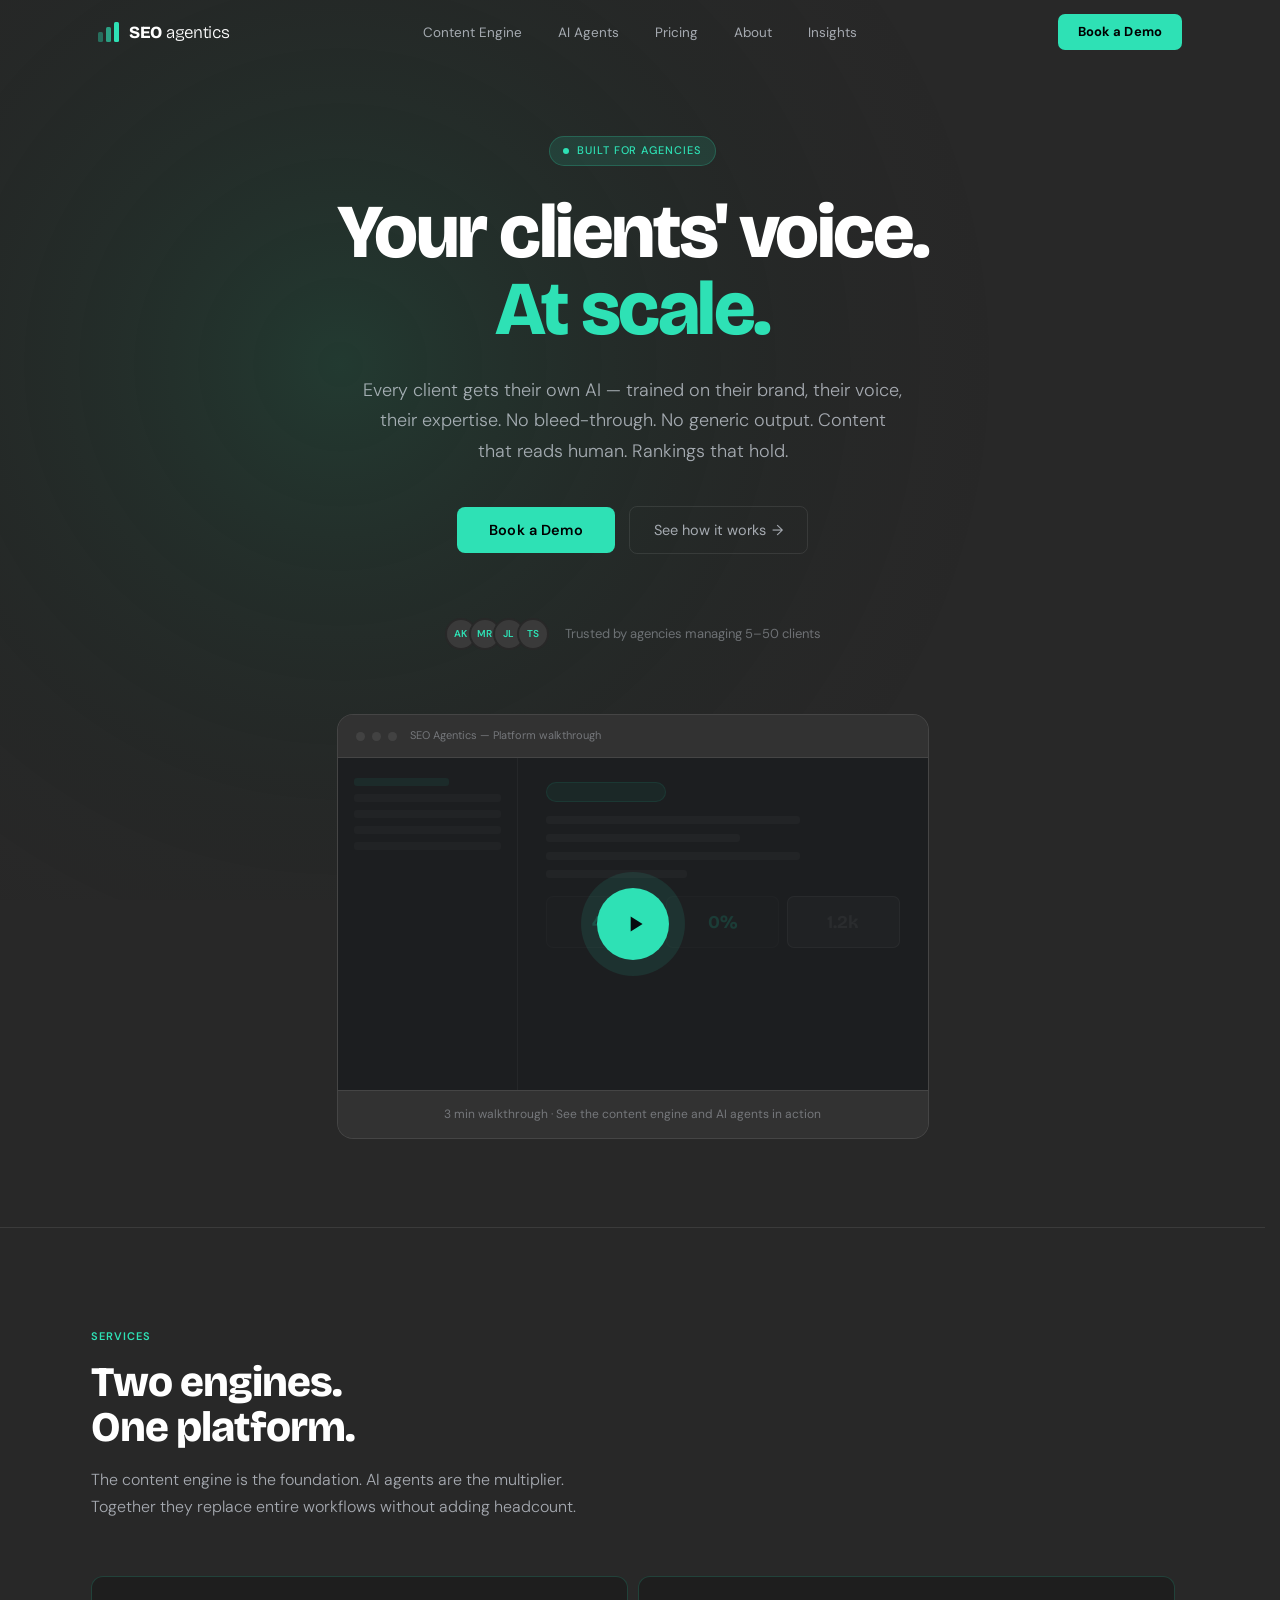
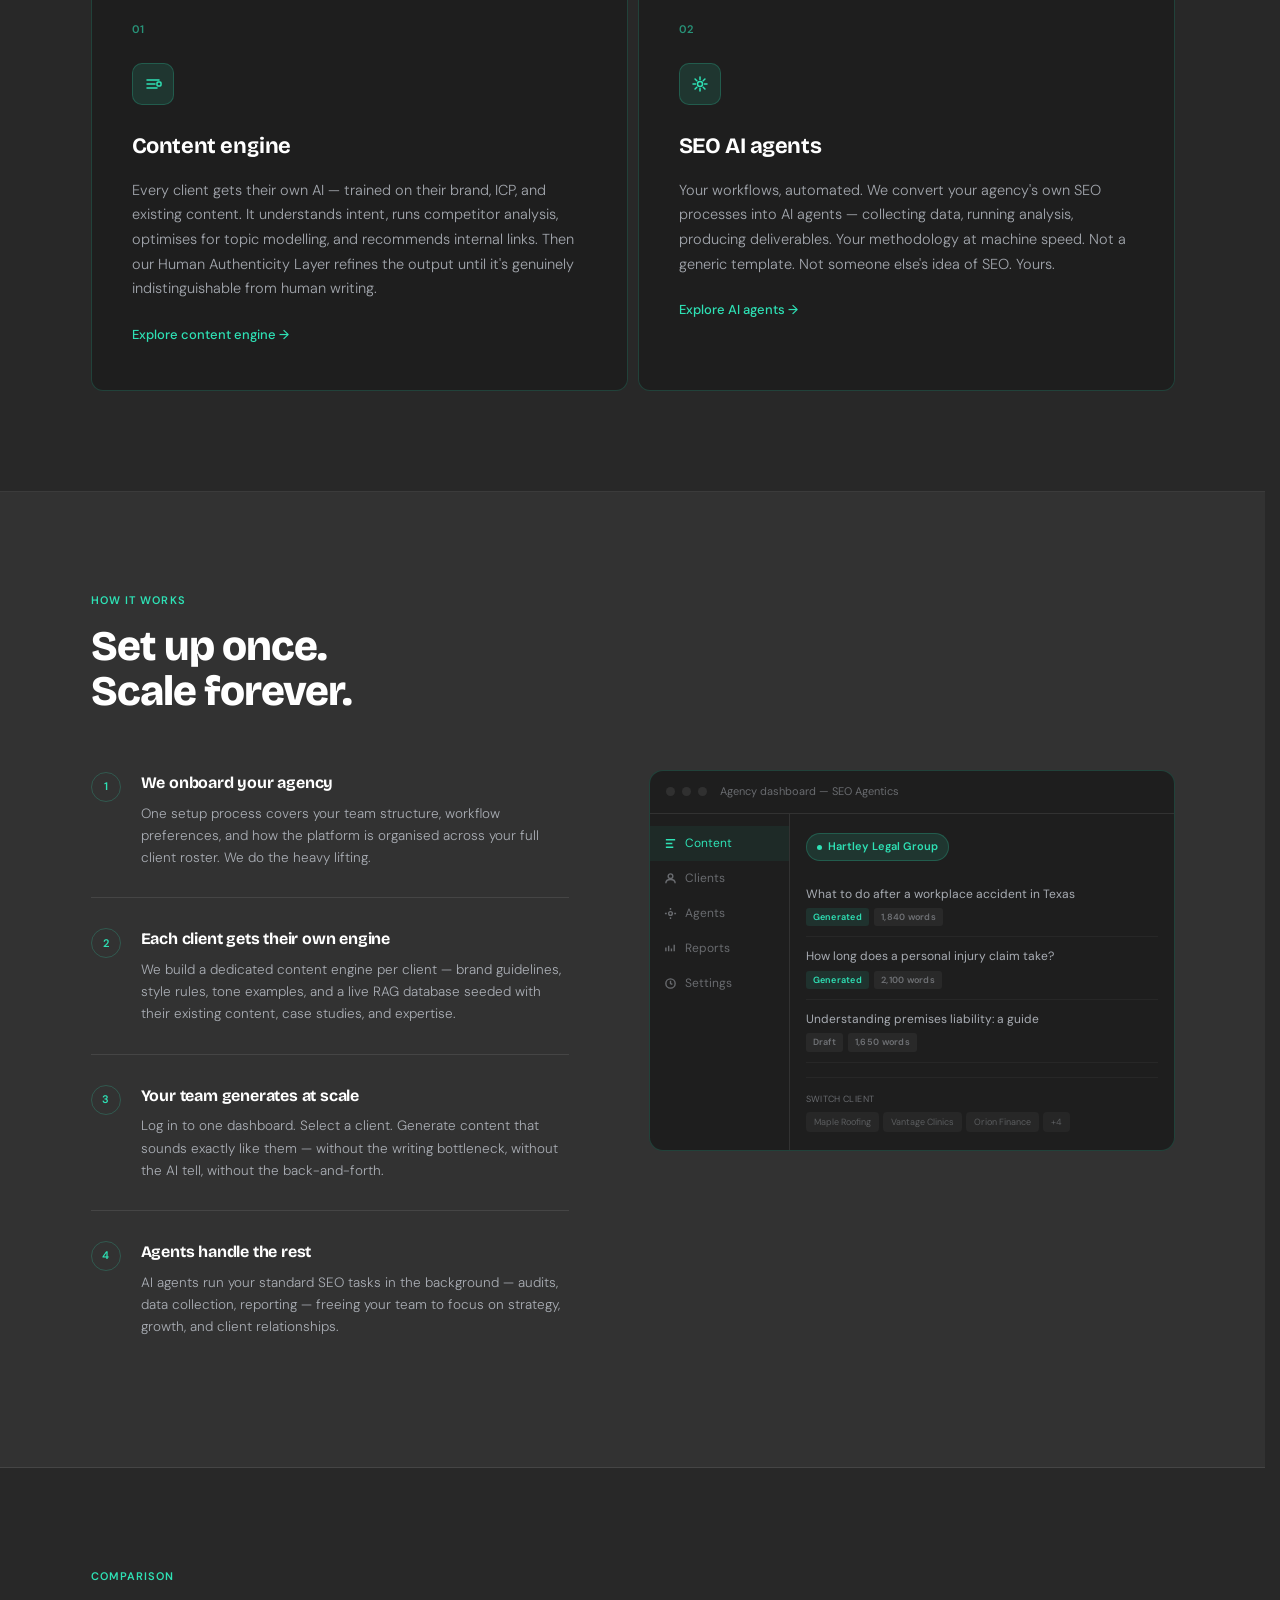
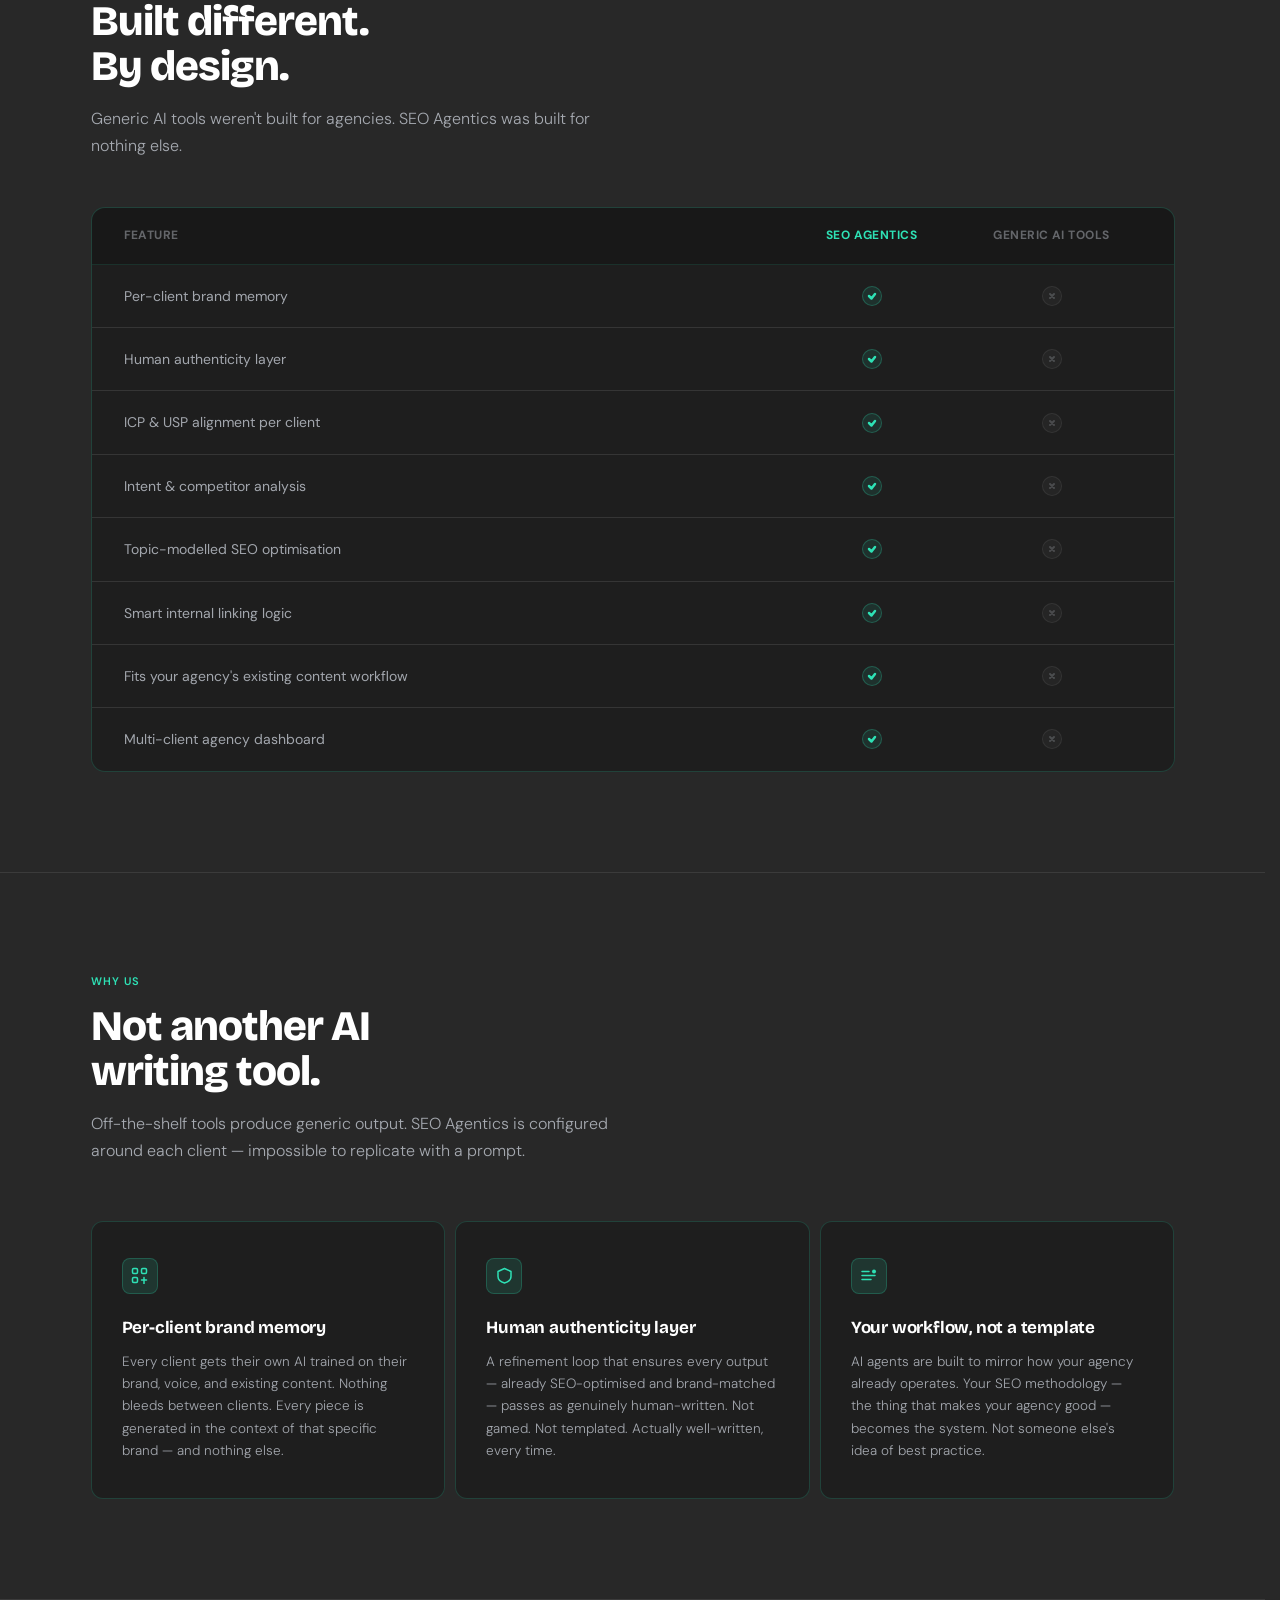
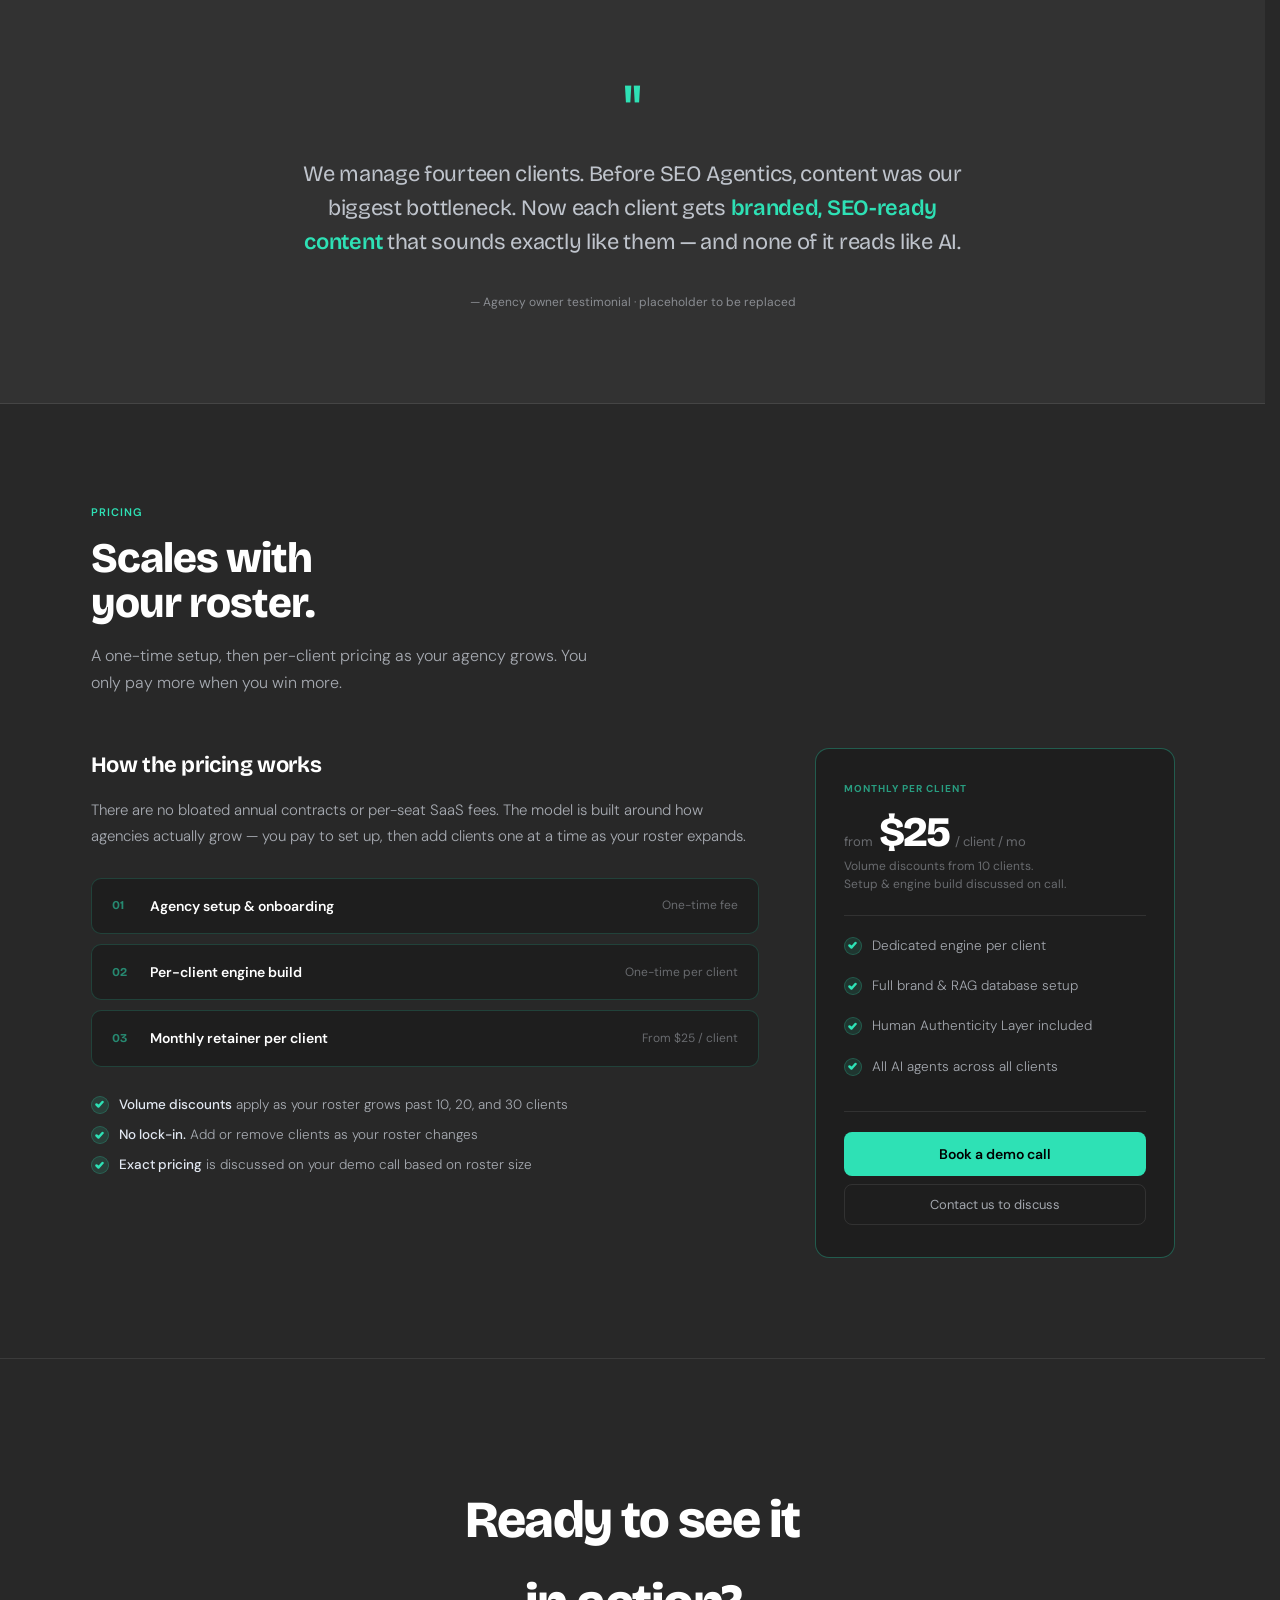
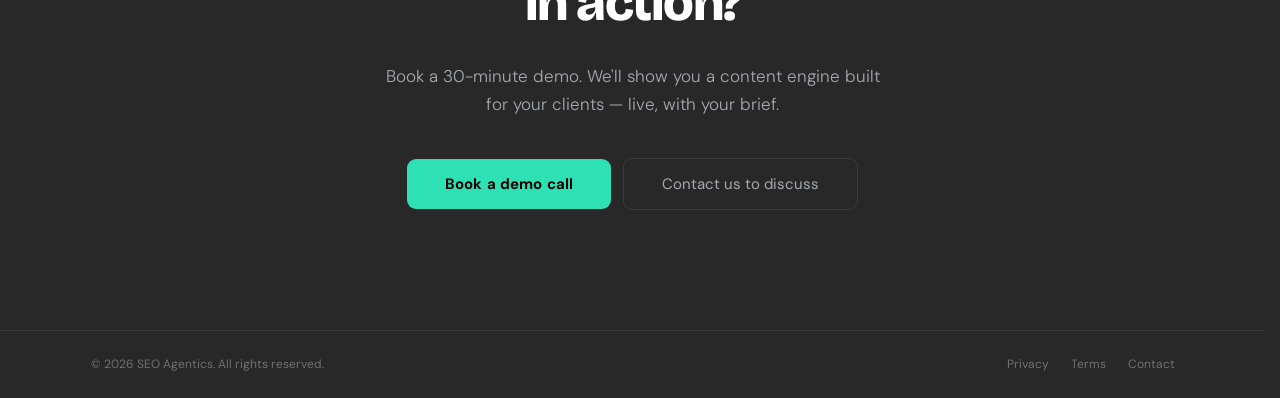
<file: index.html>
<!DOCTYPE html>
<html lang="en">
  <head>
    <meta charset="utf-8" />
    <meta name="viewport" content="width=device-width, initial-scale=1" />
    <script>
      if ("scrollRestoration" in history) history.scrollRestoration = "manual";
    </script>
    <title>SEO Agentics — AI Content Engine for Agencies</title>
    <meta name="description" content="Per-client AI content engines and SEO agents for agencies. Brand-faithful content at scale without generic output." />
    <meta name="theme-color" content="#282828" />
    <link rel="preconnect" href="https://fonts.googleapis.com" />
    <link rel="preconnect" href="https://fonts.gstatic.com" crossorigin />
    <link href="https://fonts.googleapis.com/css2?family=Bricolage+Grotesque:opsz,wght@12..96,300;12..96,400;12..96,500;12..96,700;12..96,800&amp;family=DM+Sans:ital,opsz,wght@0,9..40,300;0,9..40,400;0,9..40,500;1,9..40,300&amp;display=swap" rel="stylesheet" />
    <link rel="stylesheet" href="css/marketing.css" />
  </head>
  <body data-page="home">
    <div id="header-include"></div>

<!-- HERO -->
<section class="hero" id="page-main">
  <div class="container">
    <div class="hero-inner">

      <div class="hero-badge fade-up">
        <span class="badge-pulse"></span>
        Built for agencies
      </div>

      <h1 class="fade-up fade-up-delay-1">
        Your clients' voice.<br><span class="accent">At scale.</span>
      </h1>

      <p class="hero-sub fade-up fade-up-delay-2">
        Every client gets their own AI — trained on their brand, their voice, their expertise. No bleed-through. No generic output. Content that reads human. Rankings that hold.
      </p>

      <div class="hero-actions fade-up fade-up-delay-2">
        <button class="btn-hero">Book a Demo</button>
        <button class="btn-how">See how it works <span>→</span></button>
      </div>

      <div class="hero-trust fade-up fade-up-delay-3">
        <div class="avatar-stack">
          <div class="avatar">AK</div>
          <div class="avatar">MR</div>
          <div class="avatar">JL</div>
          <div class="avatar">TS</div>
        </div>
        <span class="trust-text">Trusted by agencies managing 5–50 clients</span>
      </div>

      <!-- VIDEO PLAYER -->
      <div class="hero-video-wrap fade-up fade-up-delay-3" id="videoWrap">
        <div class="video-chrome">
          <div class="chrome-dot"></div>
          <div class="chrome-dot"></div>
          <div class="chrome-dot"></div>
          <span class="chrome-label">SEO Agentics — Platform walkthrough</span>
        </div>
        <div class="video-thumbnail">
          <!-- Stylised dashboard thumbnail -->
          <div class="thumb-grid">
            <div class="thumb-sidebar">
              <div class="thumb-nav-item active"></div>
              <div class="thumb-nav-item"></div>
              <div class="thumb-nav-item"></div>
              <div class="thumb-nav-item"></div>
              <div class="thumb-nav-item"></div>
            </div>
            <div class="thumb-main">
              <div class="thumb-top-row">
                <div class="thumb-pill"></div>
              </div>
              <div class="thumb-row medium"></div>
              <div class="thumb-row short"></div>
              <div class="thumb-row medium"></div>
              <div class="thumb-row" style="width:40%"></div>
              <div class="thumb-stats">
                <div class="thumb-stat-box highlight">47</div>
                <div class="thumb-stat-box highlight" style="color: var(--accent); opacity:0.35">0%</div>
                <div class="thumb-stat-box">1.2k</div>
              </div>
            </div>
          </div>
          <!-- Dark overlay + play button -->
          <div class="video-overlay">
            <div class="play-btn">
              <svg viewBox="0 0 24 24" xmlns="http://www.w3.org/2000/svg">
                <path d="M8 5v14l11-7z"/>
              </svg>
            </div>
          </div>
        </div>
        <div class="video-caption">3 min walkthrough · See the content engine and AI agents in action</div>
      </div>

    </div>
  </div>
</section>

<!-- VIDEO MODAL -->
<div class="video-modal" id="videoModal">
  <div class="modal-inner">
    <button type="button" class="modal-close">×</button>
    <div class="modal-video-frame">
      <div class="modal-placeholder">
        <svg width="56" height="56" viewBox="0 0 56 56" fill="none">
          <circle cx="28" cy="28" r="27" stroke="rgba(46,225,181,0.3)" stroke-width="1"/>
          <path d="M22 20v16l14-8z" fill="rgba(46,225,181,0.5)"/>
        </svg>
        <p style="color: var(--text-faint); font-size:14px; margin-top:16px;">Your walkthrough video will appear here.<br>Replace with a YouTube embed or hosted video URL.</p>
      </div>
    </div>
  </div>
</div>

<!-- SERVICES -->
<section id="services" class="services-section">
  <div class="container">
    <div class="services-header">
      <div class="section-label fade-up">Services</div>
      <h2 class="section-h2 fade-up fade-up-delay-1">Two engines.<br>One platform.</h2>
      <p class="section-sub fade-up fade-up-delay-2">The content engine is the foundation. AI agents are the multiplier. Together they replace entire workflows without adding headcount.</p>
    </div>
    <div class="services-grid fade-up">
      <div class="service-card">
        <div class="service-num">01</div>
        <div class="service-icon">
          <svg viewBox="0 0 20 20">
            <path d="M4 6h12M4 10h8M4 14h10"/>
            <rect x="14" y="8" width="4" height="4" rx="1"/>
          </svg>
        </div>
        <h3>Content engine</h3>
        <p>Every client gets their own AI — trained on their brand, ICP, and existing content. It understands intent, runs competitor analysis, optimises for topic modelling, and recommends internal links. Then our Human Authenticity Layer refines the output until it's genuinely indistinguishable from human writing.</p>
        <a class="service-link" href="content-engine.html">Explore content engine →</a>
      </div>
      <div class="service-card">
        <div class="service-num">02</div>
        <div class="service-icon">
          <svg viewBox="0 0 20 20">
            <circle cx="10" cy="10" r="2.5"/>
            <path d="M10 3v2.5M10 14.5V17M3 10h2.5M14.5 10H17M5.05 5.05l1.77 1.77M13.18 13.18l1.77 1.77M5.05 14.95l1.77-1.77M13.18 6.82l1.77-1.77"/>
          </svg>
        </div>
        <h3>SEO AI agents</h3>
        <p>Your workflows, automated. We convert your agency's own SEO processes into AI agents — collecting data, running analysis, producing deliverables. Your methodology at machine speed. Not a generic template. Not someone else's idea of SEO. Yours.</p>
        <a class="service-link" href="agents.html">Explore AI agents →</a>
      </div>
    </div>
  </div>
</section>

<!-- HOW IT WORKS -->
<section class="how-section">
  <div class="container">
    <div class="section-label fade-up">How it works</div>
    <h2 class="section-h2 fade-up fade-up-delay-1">Set up once.<br>Scale forever.</h2>
    <div class="how-inner">
      <div class="steps">
        <div class="step fade-up">
          <div class="step-n">1</div>
          <div>
            <h4>We onboard your agency</h4>
            <p>One setup process covers your team structure, workflow preferences, and how the platform is organised across your full client roster. We do the heavy lifting.</p>
          </div>
        </div>
        <div class="step fade-up fade-up-delay-1">
          <div class="step-n">2</div>
          <div>
            <h4>Each client gets their own engine</h4>
            <p>We build a dedicated content engine per client — brand guidelines, style rules, tone examples, and a live RAG database seeded with their existing content, case studies, and expertise.</p>
          </div>
        </div>
        <div class="step fade-up fade-up-delay-2">
          <div class="step-n">3</div>
          <div>
            <h4>Your team generates at scale</h4>
            <p>Log in to one dashboard. Select a client. Generate content that sounds exactly like them — without the writing bottleneck, without the AI tell, without the back-and-forth.</p>
          </div>
        </div>
        <div class="step fade-up fade-up-delay-3">
          <div class="step-n">4</div>
          <div>
            <h4>Agents handle the rest</h4>
            <p>AI agents run your standard SEO tasks in the background — audits, data collection, reporting — freeing your team to focus on strategy, growth, and client relationships.</p>
          </div>
        </div>
      </div>

      <div class="dash-mock fade-up fade-up-delay-1">
        <div class="dash-topbar">
          <div class="dash-dot"></div>
          <div class="dash-dot"></div>
          <div class="dash-dot"></div>
          <span class="dash-label">Agency dashboard — SEO Agentics</span>
        </div>
        <div class="dash-body">
          <div class="dash-sidebar">
            <div class="dash-nav-item active">
              <svg viewBox="0 0 14 14"><path d="M2 3h10M2 7h7M2 11h8"/></svg>
              Content
            </div>
            <div class="dash-nav-item">
              <svg viewBox="0 0 14 14"><path d="M7 7a2.5 2.5 0 100-5 2.5 2.5 0 000 5zM2 12c0-2.5 2.25-4 5-4s5 1.5 5 4"/></svg>
              Clients
            </div>
            <div class="dash-nav-item">
              <svg viewBox="0 0 14 14"><circle cx="7" cy="7" r="2"/><path d="M7 1v2M7 11v2M1 7h2M11 7h2"/></svg>
              Agents
            </div>
            <div class="dash-nav-item">
              <svg viewBox="0 0 14 14"><path d="M2 10V6M5 10V4M8 10V7M11 10V3"/></svg>
              Reports
            </div>
            <div class="dash-nav-item">
              <svg viewBox="0 0 14 14"><circle cx="7" cy="7" r="5"/><path d="M7 4v3l2 1"/></svg>
              Settings
            </div>
          </div>
          <div class="dash-main">
            <div class="client-pill">
              <span class="cpill-dot"></span>
              Hartley Legal Group
            </div>
            <div class="article-row">
              <div class="article-title">What to do after a workplace accident in Texas</div>
              <div class="article-meta">
                <span class="atag green">Generated</span>
                <span class="atag gray">1,840 words</span>
              </div>
            </div>
            <div class="article-row">
              <div class="article-title">How long does a personal injury claim take?</div>
              <div class="article-meta">
                <span class="atag green">Generated</span>
                <span class="atag gray">2,100 words</span>
              </div>
            </div>
            <div class="article-row">
              <div class="article-title">Understanding premises liability: a guide</div>
              <div class="article-meta">
                <span class="atag gray">Draft</span>
                <span class="atag gray">1,650 words</span>
              </div>
            </div>
            <div class="client-switcher">
              <div class="cs-label">Switch client</div>
              <div class="cs-pills">
                <span class="cs-pill">Maple Roofing</span>
                <span class="cs-pill">Vantage Clinics</span>
                <span class="cs-pill">Orion Finance</span>
                <span class="cs-pill">+4</span>
              </div>
            </div>
          </div>
        </div>
      </div>
    </div>
  </div>
</section>

<!-- COMPARISON TABLE -->
<section class="comparison-section">
  <div class="container">
    <div class="section-label fade-up">Comparison</div>
    <h2 class="section-h2 fade-up fade-up-delay-1">Built different.<br>By design.</h2>
    <p class="section-sub fade-up fade-up-delay-2">Generic AI tools weren't built for agencies. SEO Agentics was built for nothing else.</p>
    <div class="comparison-table fade-up">
      <div class="ct-header">
        <div class="ct-header-cell">Feature</div>
        <div class="ct-header-cell us">SEO Agentics</div>
        <div class="ct-header-cell them">Generic AI tools</div>
      </div>
      <div class="ct-row">
        <div class="ct-feature">Per-client brand memory</div>
        <div class="ct-val yes"><div class="ct-yes-icon"><svg viewBox="0 0 10 10"><path d="M2 5l2.5 2.5L8 3"/></svg></div></div>
        <div class="ct-val no"><div class="ct-no-icon"><svg viewBox="0 0 10 10"><path d="M3 3l4 4M7 3l-4 4"/></svg></div></div>
      </div>
      <div class="ct-row">
        <div class="ct-feature">Human authenticity layer</div>
        <div class="ct-val yes"><div class="ct-yes-icon"><svg viewBox="0 0 10 10"><path d="M2 5l2.5 2.5L8 3"/></svg></div></div>
        <div class="ct-val no"><div class="ct-no-icon"><svg viewBox="0 0 10 10"><path d="M3 3l4 4M7 3l-4 4"/></svg></div></div>
      </div>
      <div class="ct-row">
        <div class="ct-feature">ICP &amp; USP alignment per client</div>
        <div class="ct-val yes"><div class="ct-yes-icon"><svg viewBox="0 0 10 10"><path d="M2 5l2.5 2.5L8 3"/></svg></div></div>
        <div class="ct-val no"><div class="ct-no-icon"><svg viewBox="0 0 10 10"><path d="M3 3l4 4M7 3l-4 4"/></svg></div></div>
      </div>
      <div class="ct-row">
        <div class="ct-feature">Intent &amp; competitor analysis</div>
        <div class="ct-val yes"><div class="ct-yes-icon"><svg viewBox="0 0 10 10"><path d="M2 5l2.5 2.5L8 3"/></svg></div></div>
        <div class="ct-val no"><div class="ct-no-icon"><svg viewBox="0 0 10 10"><path d="M3 3l4 4M7 3l-4 4"/></svg></div></div>
      </div>
      <div class="ct-row">
        <div class="ct-feature">Topic-modelled SEO optimisation</div>
        <div class="ct-val yes"><div class="ct-yes-icon"><svg viewBox="0 0 10 10"><path d="M2 5l2.5 2.5L8 3"/></svg></div></div>
        <div class="ct-val no"><div class="ct-no-icon"><svg viewBox="0 0 10 10"><path d="M3 3l4 4M7 3l-4 4"/></svg></div></div>
      </div>
      <div class="ct-row">
        <div class="ct-feature">Smart internal linking logic</div>
        <div class="ct-val yes"><div class="ct-yes-icon"><svg viewBox="0 0 10 10"><path d="M2 5l2.5 2.5L8 3"/></svg></div></div>
        <div class="ct-val no"><div class="ct-no-icon"><svg viewBox="0 0 10 10"><path d="M3 3l4 4M7 3l-4 4"/></svg></div></div>
      </div>
      <div class="ct-row">
        <div class="ct-feature">Fits your agency's existing content workflow</div>
        <div class="ct-val yes"><div class="ct-yes-icon"><svg viewBox="0 0 10 10"><path d="M2 5l2.5 2.5L8 3"/></svg></div></div>
        <div class="ct-val no"><div class="ct-no-icon"><svg viewBox="0 0 10 10"><path d="M3 3l4 4M7 3l-4 4"/></svg></div></div>
      </div>
      <div class="ct-row">
        <div class="ct-feature">Multi-client agency dashboard</div>
        <div class="ct-val yes"><div class="ct-yes-icon"><svg viewBox="0 0 10 10"><path d="M2 5l2.5 2.5L8 3"/></svg></div></div>
        <div class="ct-val no"><div class="ct-no-icon"><svg viewBox="0 0 10 10"><path d="M3 3l4 4M7 3l-4 4"/></svg></div></div>
      </div>
    </div>
  </div>
</section>

<!-- DIFFERENTIATORS -->
<section class="diff-section">
  <div class="container">
    <div class="diff-header">
      <div class="section-label fade-up">Why us</div>
      <h2 class="section-h2 fade-up fade-up-delay-1">Not another AI<br>writing tool.</h2>
      <p class="section-sub fade-up fade-up-delay-2">Off-the-shelf tools produce generic output. SEO Agentics is configured around each client — impossible to replicate with a prompt.</p>
    </div>
    <div class="diff-grid fade-up">
      <div class="diff-card">
        <div class="diff-icon">
          <svg viewBox="0 0 17 17">
            <rect x="1.5" y="1.5" width="5" height="5" rx="1.2"/>
            <rect x="10.5" y="1.5" width="5" height="5" rx="1.2"/>
            <rect x="1.5" y="10.5" width="5" height="5" rx="1.2"/>
            <path d="M13 10.5v6M10.5 13h5"/>
          </svg>
        </div>
        <h4>Per-client brand memory</h4>
        <p>Every client gets their own AI trained on their brand, voice, and existing content. Nothing bleeds between clients. Every piece is generated in the context of that specific brand — and nothing else.</p>
      </div>
      <div class="diff-card">
        <div class="diff-icon">
          <svg viewBox="0 0 17 17">
            <path d="M8.5 1.5L15 4.5v5c0 3.5-3 5.5-6.5 6.5C5 15 2 13 2 9.5v-5L8.5 1.5z"/>
          </svg>
        </div>
        <h4>Human authenticity layer</h4>
        <p>A refinement loop that ensures every output — already SEO-optimised and brand-matched — passes as genuinely human-written. Not gamed. Not templated. Actually well-written, every time.</p>
      </div>
      <div class="diff-card">
        <div class="diff-icon">
          <svg viewBox="0 0 17 17">
            <path d="M2 8.5h13M2 4.5h7M2 12.5h9"/>
            <circle cx="14" cy="4.5" r="2" fill="#2ee1b5" stroke="none"/>
          </svg>
        </div>
        <h4>Your workflow, not a template</h4>
        <p>AI agents are built to mirror how your agency already operates. Your SEO methodology — the thing that makes your agency good — becomes the system. Not someone else's idea of best practice.</p>
      </div>
    </div>
  </div>
</section>

<!-- TESTIMONIAL -->
<div class="testimonial-section">
  <div class="testimonial-inner fade-up">
    <span class="quote-mark">"</span>
    <blockquote>
      We manage fourteen clients. Before SEO Agentics, content was our biggest bottleneck. Now each client gets <em>branded, SEO-ready content</em> that sounds exactly like them — and none of it reads like AI.
    </blockquote>
    <cite>— Agency owner testimonial · placeholder to be replaced</cite>
  </div>
</div>

<!-- PRICING -->
<section class="pricing-section">
  <div class="container">
    <div class="section-label fade-up">Pricing</div>
    <h2 class="section-h2 fade-up fade-up-delay-1">Scales with<br>your roster.</h2>
    <p class="section-sub fade-up fade-up-delay-2">A one-time setup, then per-client pricing as your agency grows. You only pay more when you win more.</p>
    <div class="pricing-grid fade-up">

      <div class="pricing-left">
        <h3>How the pricing works</h3>
        <p>There are no bloated annual contracts or per-seat SaaS fees. The model is built around how agencies actually grow — you pay to set up, then add clients one at a time as your roster expands.</p>
        <div class="price-model-row">
          <div class="price-model-num">01</div>
          <div class="price-model-label">Agency setup &amp; onboarding</div>
          <div class="price-model-detail">One-time fee</div>
        </div>
        <div class="price-model-row">
          <div class="price-model-num">02</div>
          <div class="price-model-label">Per-client engine build</div>
          <div class="price-model-detail">One-time per client</div>
        </div>
        <div class="price-model-row">
          <div class="price-model-num">03</div>
          <div class="price-model-label">Monthly retainer per client</div>
          <div class="price-model-detail">From $25 / client</div>
        </div>
        <div style="margin-top:28px">
          <div class="pricing-check-row"><div class="pricing-check-icon"><svg viewBox="0 0 9 9"><path d="M1.5 4.5l2 2L7.5 2"/></svg></div><div class="pricing-check-text"><strong>Volume discounts</strong> apply as your roster grows past 10, 20, and 30 clients</div></div>
          <div class="pricing-check-row"><div class="pricing-check-icon"><svg viewBox="0 0 9 9"><path d="M1.5 4.5l2 2L7.5 2"/></svg></div><div class="pricing-check-text"><strong>No lock-in.</strong> Add or remove clients as your roster changes</div></div>
          <div class="pricing-check-row"><div class="pricing-check-icon"><svg viewBox="0 0 9 9"><path d="M1.5 4.5l2 2L7.5 2"/></svg></div><div class="pricing-check-text"><strong>Exact pricing</strong> is discussed on your demo call based on roster size</div></div>
        </div>
      </div>

      <div class="pricing-cta-card">
        <div class="pricing-cta-label">Monthly per client</div>
        <div class="pricing-price-line">
          <span class="pricing-price-from">from</span>
          <span class="pricing-price-val">$25</span>
          <span class="pricing-price-unit">/ client / mo</span>
        </div>
        <div class="pricing-price-note">Volume discounts from 10 clients.<br>Setup &amp; engine build discussed on call.</div>
        <div class="pricing-divider"></div>
        <div class="pricing-cta-features">
          <div class="pricing-check-row"><div class="pricing-check-icon"><svg viewBox="0 0 9 9"><path d="M1.5 4.5l2 2L7.5 2"/></svg></div><div class="pricing-check-text">Dedicated engine per client</div></div>
          <div class="pricing-check-row"><div class="pricing-check-icon"><svg viewBox="0 0 9 9"><path d="M1.5 4.5l2 2L7.5 2"/></svg></div><div class="pricing-check-text">Full brand &amp; RAG database setup</div></div>
          <div class="pricing-check-row"><div class="pricing-check-icon"><svg viewBox="0 0 9 9"><path d="M1.5 4.5l2 2L7.5 2"/></svg></div><div class="pricing-check-text">Human Authenticity Layer included</div></div>
          <div class="pricing-check-row"><div class="pricing-check-icon"><svg viewBox="0 0 9 9"><path d="M1.5 4.5l2 2L7.5 2"/></svg></div><div class="pricing-check-text">All AI agents across all clients</div></div>
        </div>
        <div class="pricing-divider"></div>
        <div class="pricing-cta-btn-row">
          <button class="btn-pricing-primary">Book a demo call</button>
          <button class="btn-pricing-ghost">Contact us to discuss</button>
        </div>
      </div>

    </div>
  </div>
</section>

<!-- CTA -->
<section class="cta-section">
  <div class="container">
    <h2 class="fade-up">Ready to see it<br>in action?</h2>
    <p class="fade-up fade-up-delay-1">Book a 30-minute demo. We'll show you a content engine built for your clients — live, with your brief.</p>
    <div class="cta-row fade-up fade-up-delay-2">
      <button class="btn-cta">Book a demo call</button>
      <button class="btn-cta-ghost">Contact us to discuss</button>
    </div>
  </div>
</section>

<!-- FOOTER -->
    <div id="footer-include"></div>
    <script src="js/includes.js"></script>
  </body>
</html>
</file>
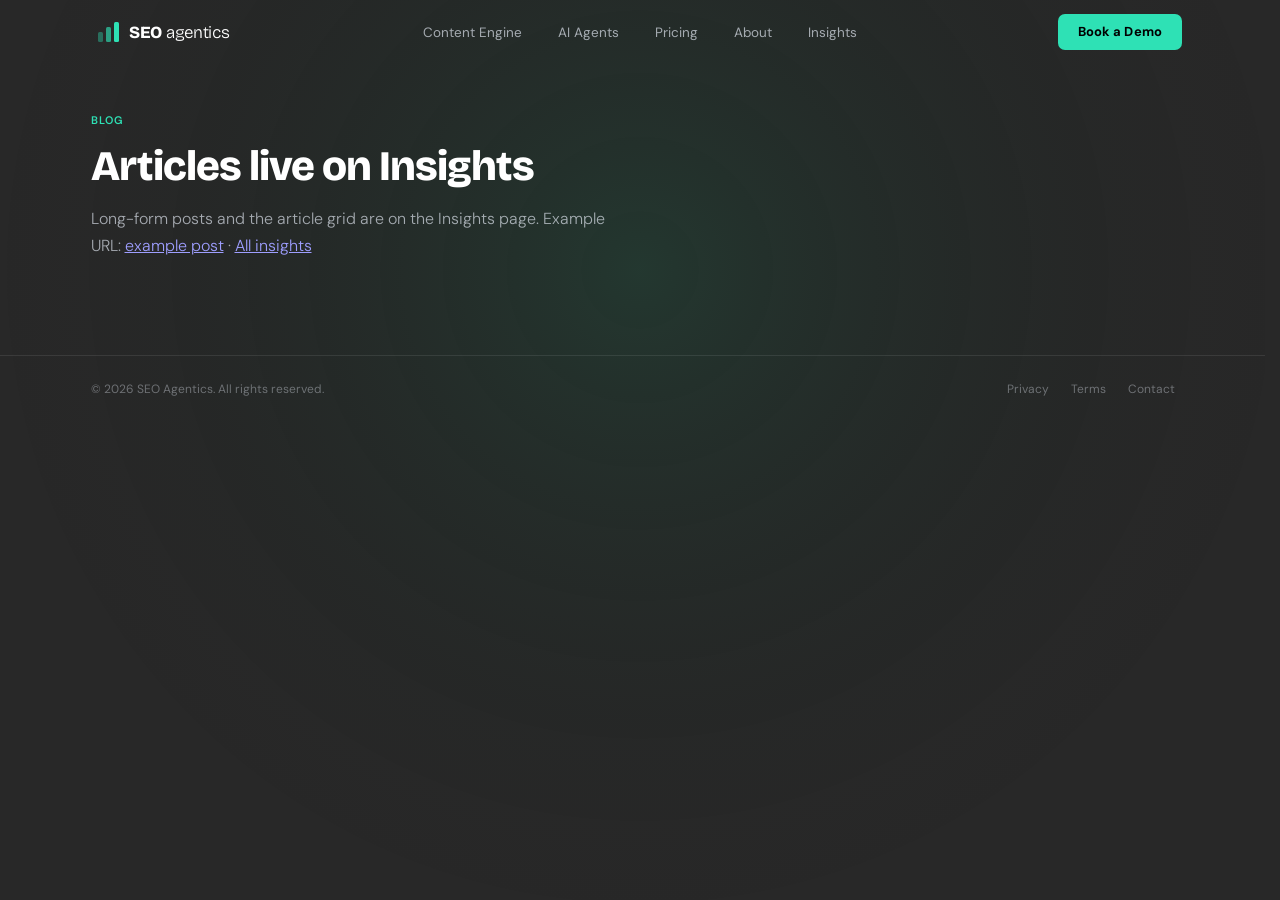
<file: blog/index.html>
<!DOCTYPE html>
<html lang="en">
  <head>
    <meta charset="utf-8" />
    <meta name="viewport" content="width=device-width, initial-scale=1" />
    <title>Blog — SEO Agentics</title>
    <meta name="description" content="Articles and updates from SEO Agentics." />
    <meta name="theme-color" content="#282828" />
    <link rel="preconnect" href="https://fonts.googleapis.com" />
    <link rel="preconnect" href="https://fonts.gstatic.com" crossorigin />
    <link href="https://fonts.googleapis.com/css2?family=Bricolage+Grotesque:opsz,wght@12..96,400;12..96,500;12..96,600;12..96,700;12..96,800&amp;family=DM+Sans:ital,opsz,wght@0,9..40,400;0,9..40,500;1,9..40,400&amp;display=swap" rel="stylesheet" />
    <link rel="stylesheet" href="../css/marketing.css" />
  </head>
  <body data-page="blog" data-main-js="../js/main.js">
    <div id="header-include" data-include="../header.html"></div>

    <main id="page-main" class="container" style="padding-top: calc(64px + 3rem); padding-bottom: 4rem">
      <p class="section-label fade-up visible">Blog</p>
      <h1 class="section-h2 fade-up visible" style="margin-bottom: 1rem">Articles live on Insights</h1>
      <p class="section-sub fade-up visible" style="margin-bottom: 2rem">
        Long-form posts and the article grid are on the Insights page. Example URL:
        <a href="example-post.html">example post</a>
        ·
        <a href="../insights.html">All insights</a>
      </p>
    </main>

    <div id="footer-include" data-include="../footer.html"></div>
    <script src="../js/includes.js"></script>
  </body>
</html>
</file>
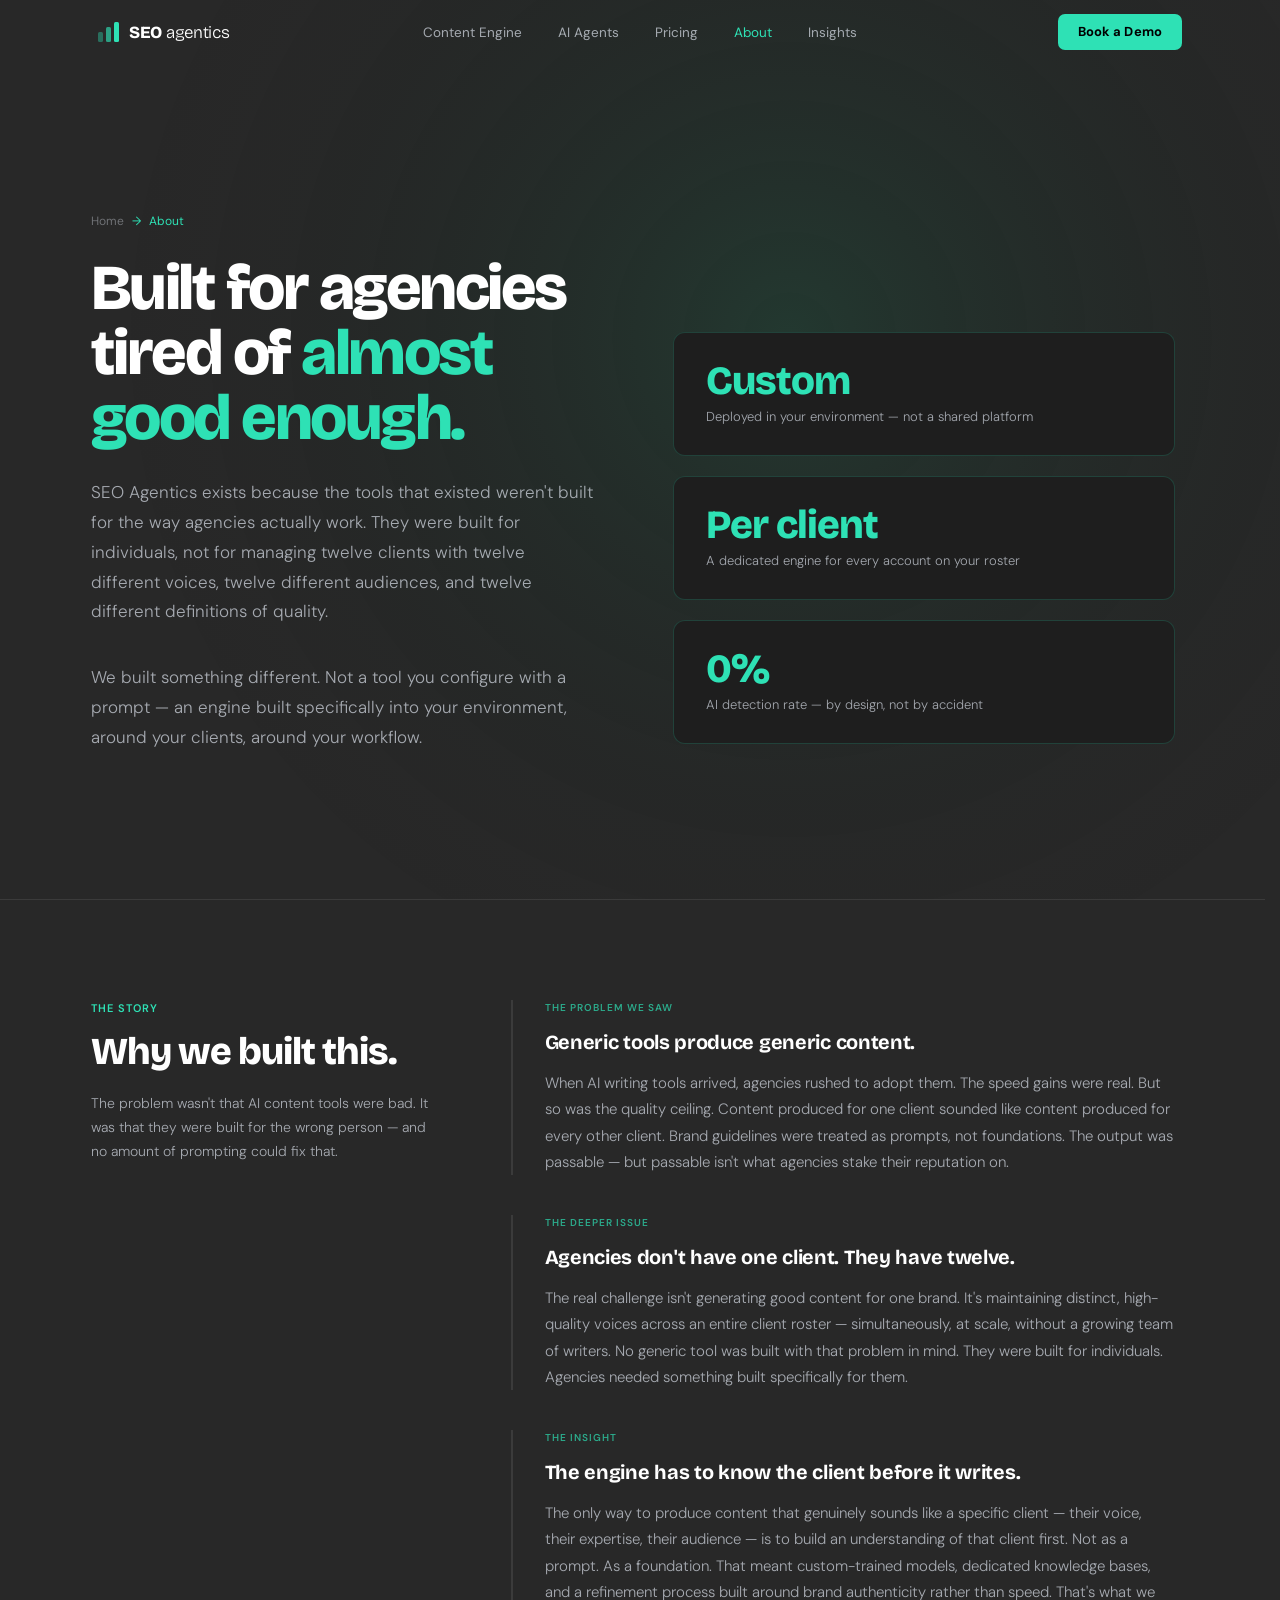
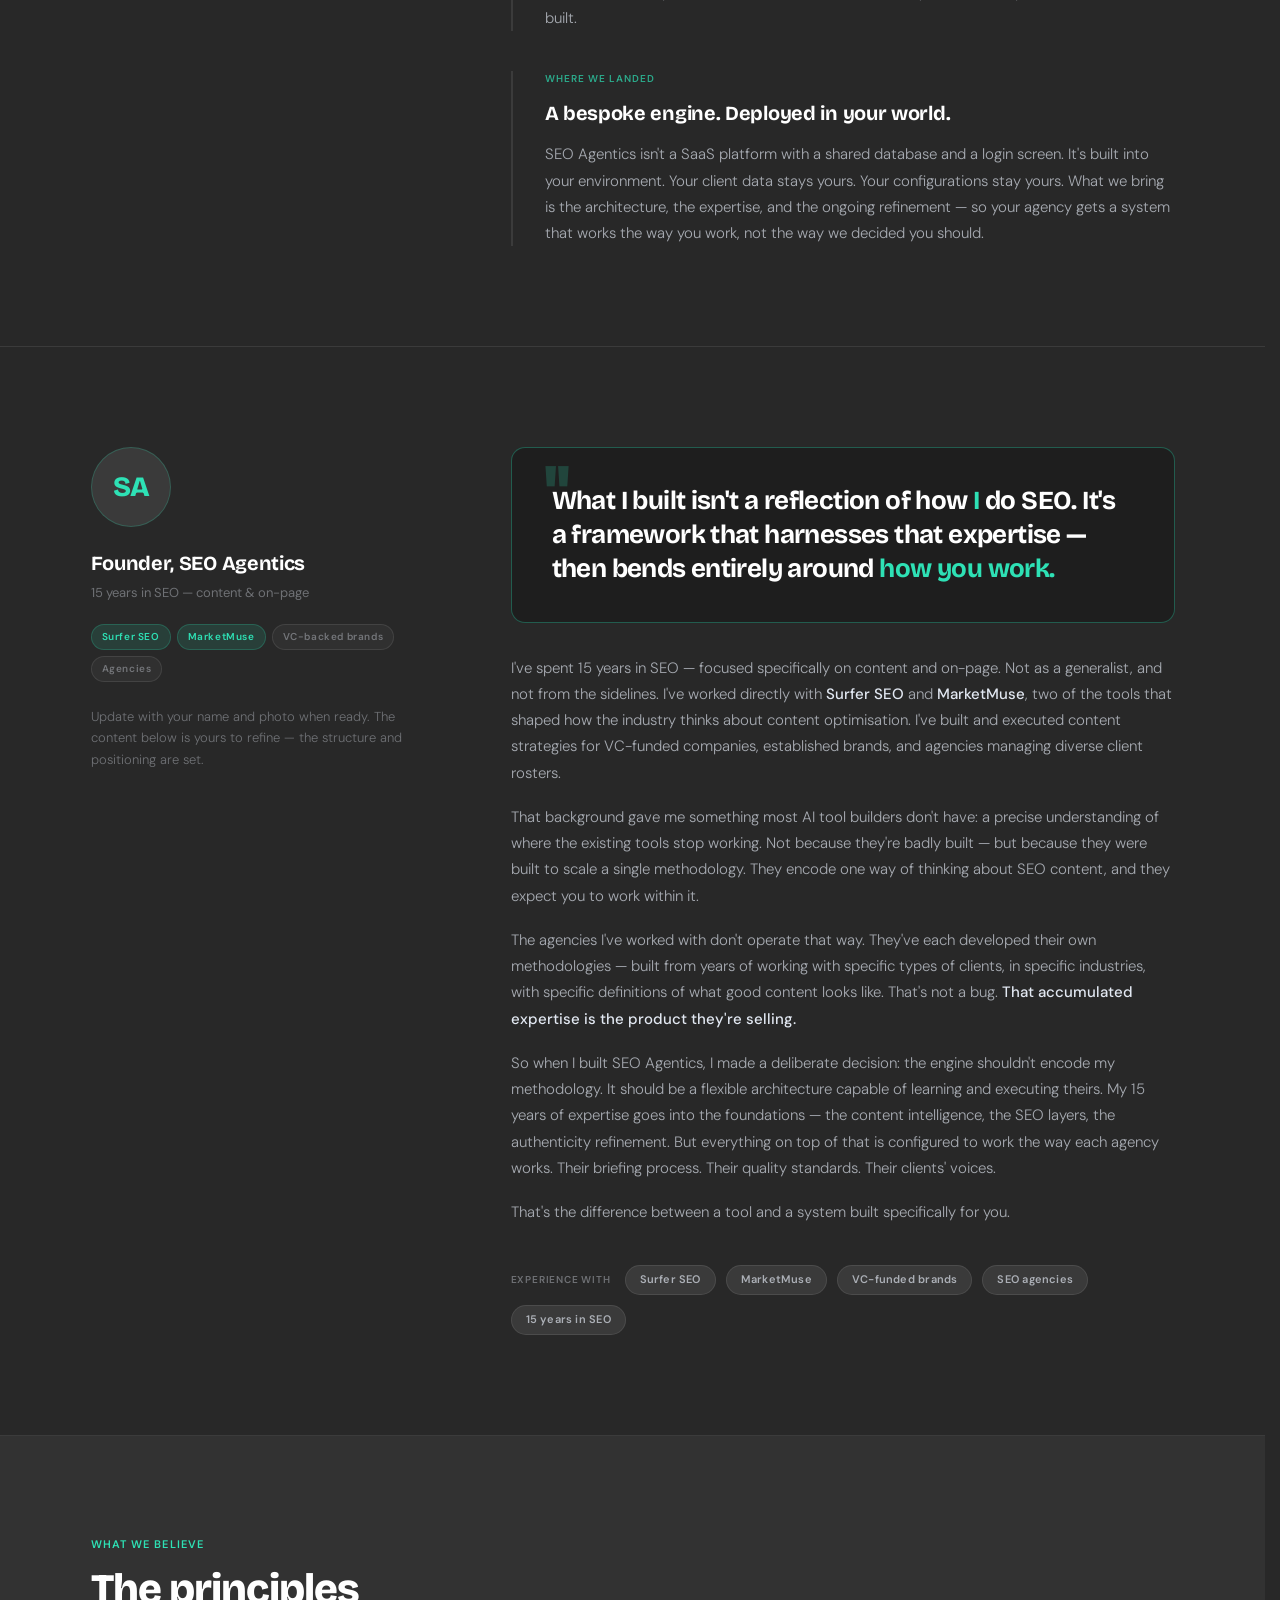
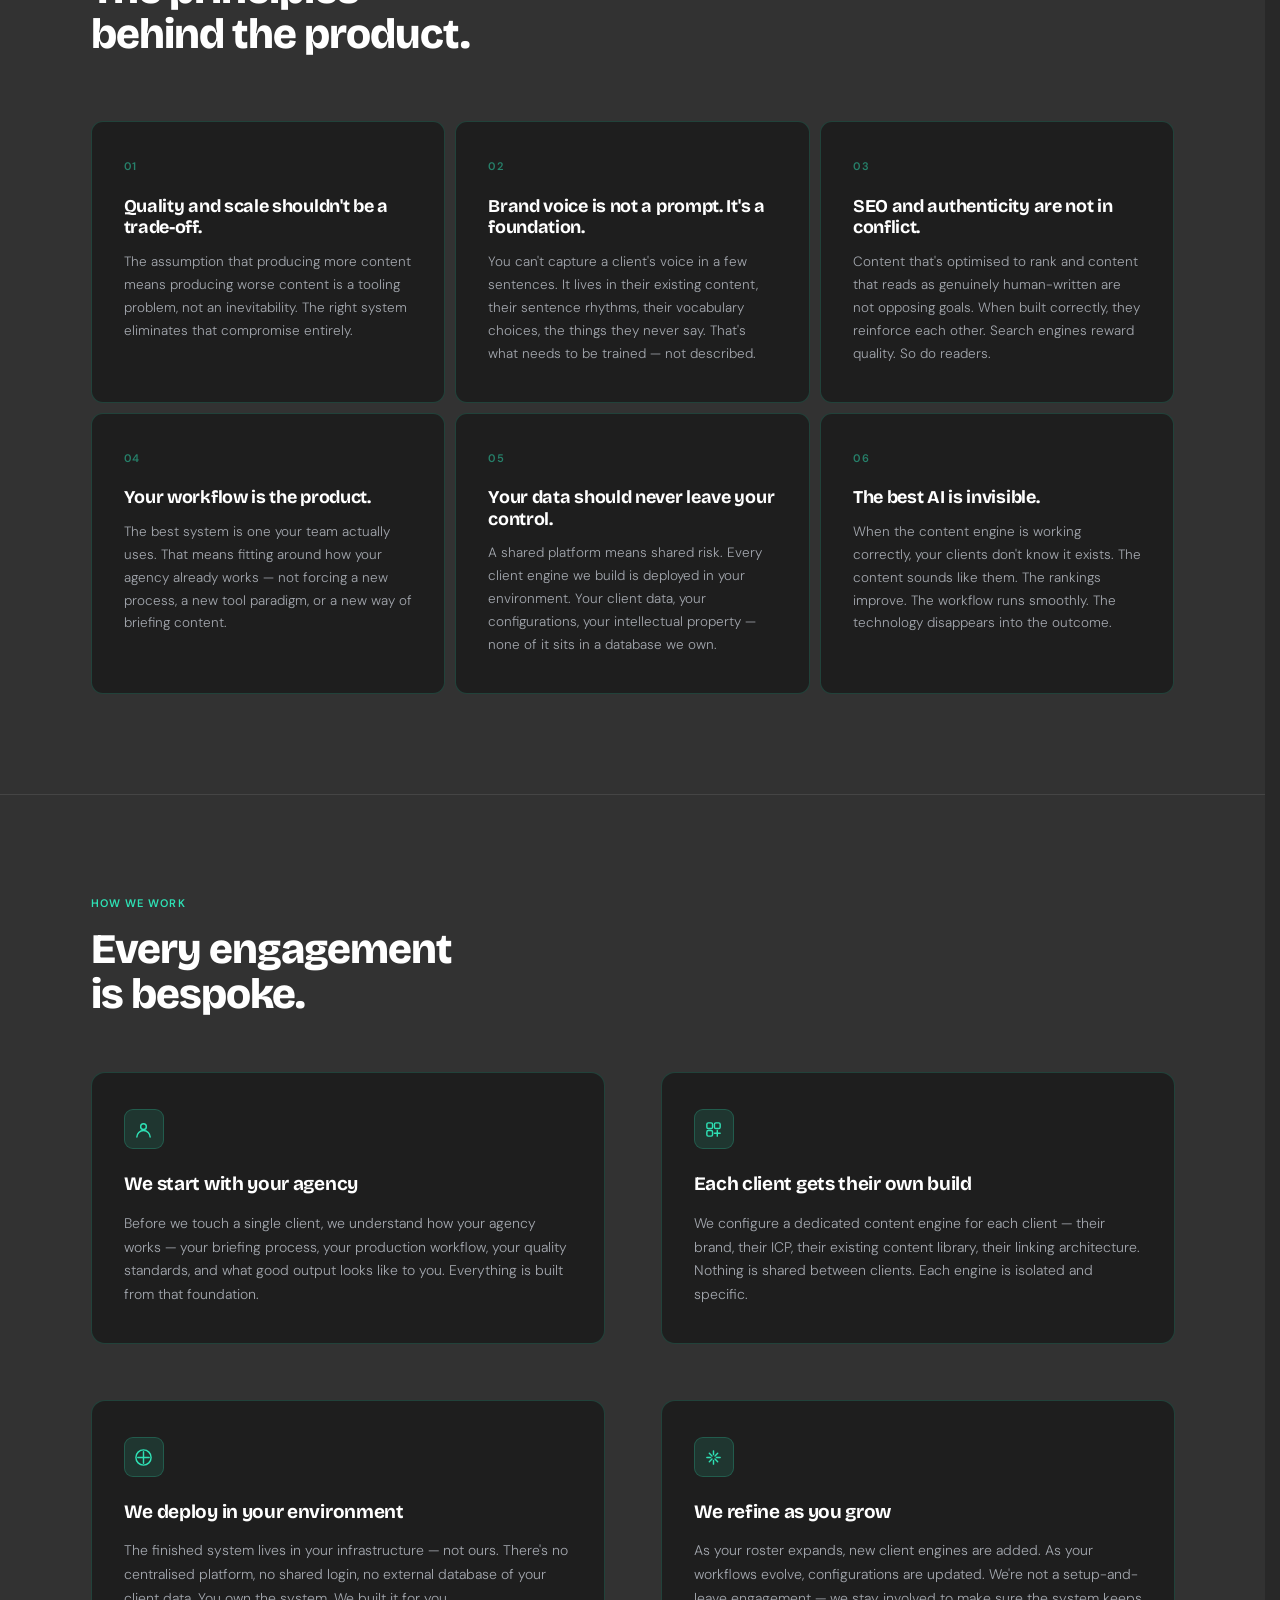
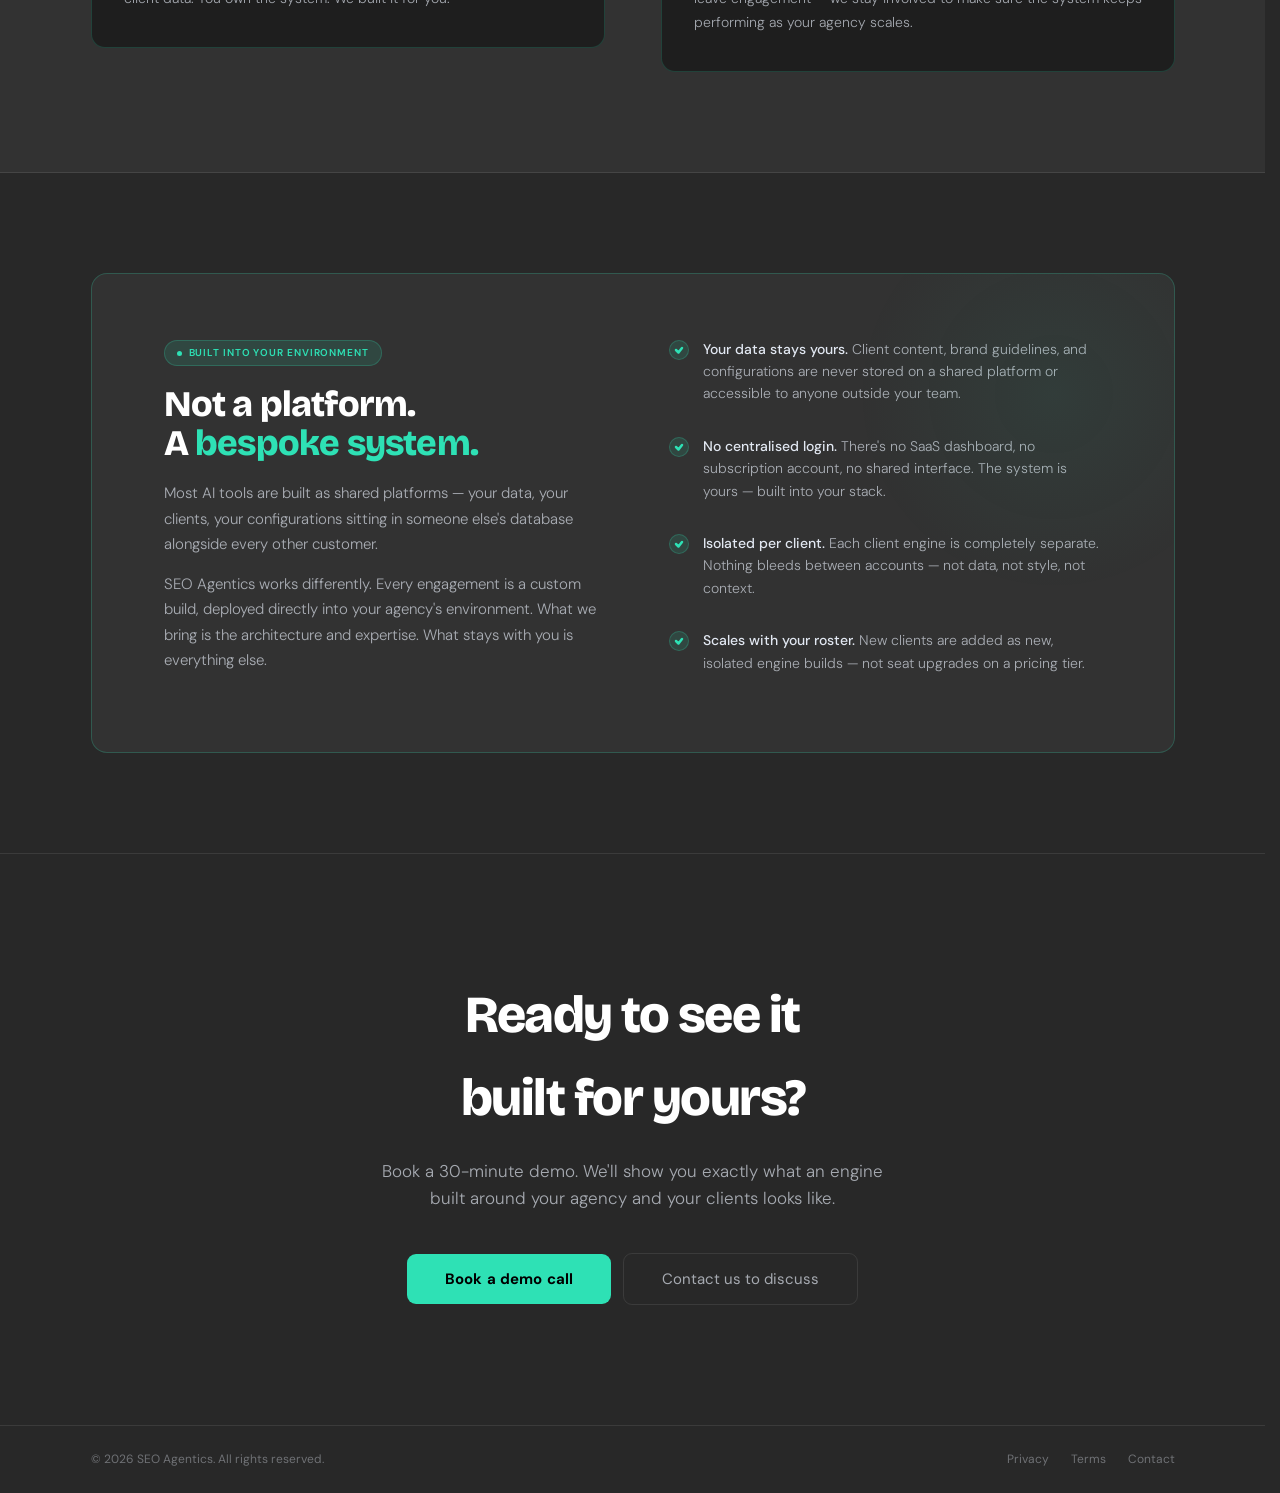
<file: about.html>
<!DOCTYPE html>
<html lang="en">
  <head>
    <meta charset="utf-8" />
    <meta name="viewport" content="width=device-width, initial-scale=1" />
    <script>
      if ("scrollRestoration" in history) history.scrollRestoration = "manual";
    </script>
    <title>About — SEO Agentics</title>
    <meta name="description" content="Why we built SEO Agentics for agencies and how we think about AI content at scale." />
    <meta name="theme-color" content="#282828" />
    <link rel="preconnect" href="https://fonts.googleapis.com" />
    <link rel="preconnect" href="https://fonts.gstatic.com" crossorigin />
    <link href="https://fonts.googleapis.com/css2?family=Bricolage+Grotesque:opsz,wght@12..96,300;12..96,400;12..96,500;12..96,700;12..96,800&amp;family=DM+Sans:ital,opsz,wght@0,9..40,300;0,9..40,400;0,9..40,500;1,9..40,300&amp;display=swap" rel="stylesheet" />
    <link rel="stylesheet" href="css/marketing.css" />
  </head>
  <body data-page="about">
    <div id="header-include"></div>

<!-- HERO -->
<section id="page-main" class="hero">
  <div class="container">
    <div class="hero-inner">
      <div>
        <div class="hero-breadcrumb fade-up">
          <a href="index.html">Home</a>
          <span>→</span>
          <span>About</span>
        </div>
        <h1 class="fade-up fade-up-delay-1">
          Built for agencies<br>tired of <em>almost good enough.</em>
        </h1>
        <p class="hero-intro fade-up fade-up-delay-2">
          SEO Agentics exists because the tools that existed weren't built for the way agencies actually work. They were built for individuals, not for managing twelve clients with twelve different voices, twelve different audiences, and twelve different definitions of quality.
        </p>
        <p class="hero-intro fade-up fade-up-delay-2" style="margin-bottom:0">
          We built something different. Not a tool you configure with a prompt — an engine built specifically into your environment, around your clients, around your workflow.
        </p>
      </div>
      <div class="hero-right fade-up fade-up-delay-2">
        <div class="hero-stat">
          <div class="hero-stat-num">Custom</div>
          <div class="hero-stat-label">Deployed in your environment — not a shared platform</div>
        </div>
        <div class="hero-stat">
          <div class="hero-stat-num">Per client</div>
          <div class="hero-stat-label">A dedicated engine for every account on your roster</div>
        </div>
        <div class="hero-stat">
          <div class="hero-stat-num">0%</div>
          <div class="hero-stat-label">AI detection rate — by design, not by accident</div>
        </div>
      </div>
    </div>
  </div>
</section>

<!-- STORY -->
<section class="story-section">
  <div class="container">
    <div class="story-inner">
      <div class="story-left fade-up">
        <div class="section-label">The story</div>
        <h2>Why we built this.</h2>
        <p>The problem wasn't that AI content tools were bad. It was that they were built for the wrong person — and no amount of prompting could fix that.</p>
      </div>
      <div class="story-right">
        <div class="story-block fade-up">
          <div class="story-block-label">The problem we saw</div>
          <h3>Generic tools produce generic content.</h3>
          <p>When AI writing tools arrived, agencies rushed to adopt them. The speed gains were real. But so was the quality ceiling. Content produced for one client sounded like content produced for every other client. Brand guidelines were treated as prompts, not foundations. The output was passable — but passable isn't what agencies stake their reputation on.</p>
        </div>
        <div class="story-block fade-up fade-up-delay-1">
          <div class="story-block-label">The deeper issue</div>
          <h3>Agencies don't have one client. They have twelve.</h3>
          <p>The real challenge isn't generating good content for one brand. It's maintaining distinct, high-quality voices across an entire client roster — simultaneously, at scale, without a growing team of writers. No generic tool was built with that problem in mind. They were built for individuals. Agencies needed something built specifically for them.</p>
        </div>
        <div class="story-block fade-up fade-up-delay-2">
          <div class="story-block-label">The insight</div>
          <h3>The engine has to know the client before it writes.</h3>
          <p>The only way to produce content that genuinely sounds like a specific client — their voice, their expertise, their audience — is to build an understanding of that client first. Not as a prompt. As a foundation. That meant custom-trained models, dedicated knowledge bases, and a refinement process built around brand authenticity rather than speed. That's what we built.</p>
        </div>
        <div class="story-block fade-up fade-up-delay-3">
          <div class="story-block-label">Where we landed</div>
          <h3>A bespoke engine. Deployed in your world.</h3>
          <p>SEO Agentics isn't a SaaS platform with a shared database and a login screen. It's built into your environment. Your client data stays yours. Your configurations stay yours. What we bring is the architecture, the expertise, and the ongoing refinement — so your agency gets a system that works the way you work, not the way we decided you should.</p>
        </div>
      </div>
    </div>
  </div>
</section>

<!-- FOUNDER -->
<section class="founder-section">
  <div class="container">
    <div class="founder-inner">
      <div class="founder-left fade-up">
        <div class="founder-avatar">SA</div>
        <div class="founder-name">Founder, SEO Agentics</div>
        <div class="founder-title">15 years in SEO — content & on-page</div>
        <div class="founder-tags">
          <span class="founder-tag">Surfer SEO</span>
          <span class="founder-tag">MarketMuse</span>
          <span class="founder-tag neutral">VC-backed brands</span>
          <span class="founder-tag neutral">Agencies</span>
        </div>
        <p>Update with your name and photo when ready. The content below is yours to refine — the structure and positioning are set.</p>
      </div>
      <div class="founder-right">
        <div class="founder-quote fade-up">
          What I built isn't a reflection of how <em>I</em> do SEO. It's a framework that harnesses that expertise — then bends entirely around <em>how you work.</em>
        </div>
        <div class="founder-body fade-up fade-up-delay-1">
          <p>I've spent 15 years in SEO — focused specifically on content and on-page. Not as a generalist, and not from the sidelines. I've worked directly with <strong>Surfer SEO</strong> and <strong>MarketMuse</strong>, two of the tools that shaped how the industry thinks about content optimisation. I've built and executed content strategies for VC-funded companies, established brands, and agencies managing diverse client rosters.</p>
          <p>That background gave me something most AI tool builders don't have: a precise understanding of where the existing tools stop working. Not because they're badly built — but because they were built to scale a single methodology. They encode one way of thinking about SEO content, and they expect you to work within it.</p>
          <p>The agencies I've worked with don't operate that way. They've each developed their own methodologies — built from years of working with specific types of clients, in specific industries, with specific definitions of what good content looks like. That's not a bug. <strong>That accumulated expertise is the product they're selling.</strong></p>
          <p>So when I built SEO Agentics, I made a deliberate decision: the engine shouldn't encode my methodology. It should be a flexible architecture capable of learning and executing theirs. My 15 years of expertise goes into the foundations — the content intelligence, the SEO layers, the authenticity refinement. But everything on top of that is configured to work the way each agency works. Their briefing process. Their quality standards. Their clients' voices.</p>
          <p>That's the difference between a tool and a system built specifically for you.</p>
        </div>
        <div class="founder-logos fade-up fade-up-delay-2">
          <span class="founder-logo-label">Experience with</span>
          <span class="founder-logo-pill">Surfer SEO</span>
          <span class="founder-logo-pill">MarketMuse</span>
          <span class="founder-logo-pill">VC-funded brands</span>
          <span class="founder-logo-pill">SEO agencies</span>
          <span class="founder-logo-pill">15 years in SEO</span>
        </div>
      </div>
    </div>
  </div>
</section>

<!-- BELIEFS -->
<section class="beliefs-section">
  <div class="container">
    <div class="beliefs-header">
      <div class="section-label fade-up">What we believe</div>
      <h2 class="section-h2 fade-up fade-up-delay-1">The principles<br>behind the product.</h2>
    </div>
    <div class="beliefs-grid fade-up">
      <div class="belief-card">
        <div class="belief-num">01</div>
        <h3>Quality and scale shouldn't be a trade-off.</h3>
        <p>The assumption that producing more content means producing worse content is a tooling problem, not an inevitability. The right system eliminates that compromise entirely.</p>
      </div>
      <div class="belief-card">
        <div class="belief-num">02</div>
        <h3>Brand voice is not a prompt. It's a foundation.</h3>
        <p>You can't capture a client's voice in a few sentences. It lives in their existing content, their sentence rhythms, their vocabulary choices, the things they never say. That's what needs to be trained — not described.</p>
      </div>
      <div class="belief-card">
        <div class="belief-num">03</div>
        <h3>SEO and authenticity are not in conflict.</h3>
        <p>Content that's optimised to rank and content that reads as genuinely human-written are not opposing goals. When built correctly, they reinforce each other. Search engines reward quality. So do readers.</p>
      </div>
      <div class="belief-card">
        <div class="belief-num">04</div>
        <h3>Your workflow is the product.</h3>
        <p>The best system is one your team actually uses. That means fitting around how your agency already works — not forcing a new process, a new tool paradigm, or a new way of briefing content.</p>
      </div>
      <div class="belief-card">
        <div class="belief-num">05</div>
        <h3>Your data should never leave your control.</h3>
        <p>A shared platform means shared risk. Every client engine we build is deployed in your environment. Your client data, your configurations, your intellectual property — none of it sits in a database we own.</p>
      </div>
      <div class="belief-card">
        <div class="belief-num">06</div>
        <h3>The best AI is invisible.</h3>
        <p>When the content engine is working correctly, your clients don't know it exists. The content sounds like them. The rankings improve. The workflow runs smoothly. The technology disappears into the outcome.</p>
      </div>
    </div>
  </div>
</section>

<!-- HOW WE WORK -->
<section class="how-section">
  <div class="container">
    <div class="section-label fade-up">How we work</div>
    <h2 class="section-h2 fade-up fade-up-delay-1">Every engagement<br>is bespoke.</h2>
    <div class="how-grid">
      <div class="how-card fade-up">
        <div class="how-icon">
          <svg viewBox="0 0 20 20"><path d="M10 10a3 3 0 100-6 3 3 0 000 6z"/><path d="M3 18c0-3.9 3.1-7 7-7s7 3.1 7 7"/></svg>
        </div>
        <h3>We start with your agency</h3>
        <p>Before we touch a single client, we understand how your agency works — your briefing process, your production workflow, your quality standards, and what good output looks like to you. Everything is built from that foundation.</p>
      </div>
      <div class="how-card fade-up fade-up-delay-1">
        <div class="how-icon">
          <svg viewBox="0 0 20 20"><rect x="3" y="3" width="6" height="6" rx="1.5"/><rect x="11" y="3" width="6" height="6" rx="1.5"/><rect x="3" y="11" width="6" height="6" rx="1.5"/><path d="M14 11v6M11 14h6"/></svg>
        </div>
        <h3>Each client gets their own build</h3>
        <p>We configure a dedicated content engine for each client — their brand, their ICP, their existing content library, their linking architecture. Nothing is shared between clients. Each engine is isolated and specific.</p>
      </div>
      <div class="how-card fade-up fade-up-delay-2">
        <div class="how-icon">
          <svg viewBox="0 0 20 20"><path d="M4 10h12M10 4v12"/><circle cx="10" cy="10" r="8"/></svg>
        </div>
        <h3>We deploy in your environment</h3>
        <p>The finished system lives in your infrastructure — not ours. There's no centralised platform, no shared login, no external database of your client data. You own the system. We built it for you.</p>
      </div>
      <div class="how-card fade-up fade-up-delay-3">
        <div class="how-icon">
          <svg viewBox="0 0 20 20"><path d="M10 3v4M10 13v4M3 10h4M13 10h4"/><path d="M5.6 5.6l2.8 2.8M11.6 11.6l2.8 2.8M5.6 14.4l2.8-2.8M11.6 8.4l2.8-2.8"/></svg>
        </div>
        <h3>We refine as you grow</h3>
        <p>As your roster expands, new client engines are added. As your workflows evolve, configurations are updated. We're not a setup-and-leave engagement — we stay involved to make sure the system keeps performing as your agency scales.</p>
      </div>
    </div>
  </div>
</section>

<!-- DEPLOYMENT CALLOUT -->
<section class="deploy-section">
  <div class="container">
    <div class="deploy-inner fade-up">
      <div class="deploy-glow"></div>
      <div>
        <div class="deploy-badge">
          <span style="width:5px;height:5px;border-radius:50%;background:var(--accent)"></span>
          Built into your environment
        </div>
        <h2>Not a platform.<br>A <em>bespoke system.</em></h2>
        <p>Most AI tools are built as shared platforms — your data, your clients, your configurations sitting in someone else's database alongside every other customer.</p>
        <p>SEO Agentics works differently. Every engagement is a custom build, deployed directly into your agency's environment. What we bring is the architecture and expertise. What stays with you is everything else.</p>
      </div>
      <div class="deploy-points">
        <div class="deploy-point">
          <div class="dp-check"><svg viewBox="0 0 10 10"><path d="M2 5l2.5 2.5L8 3"/></svg></div>
          <p><strong>Your data stays yours.</strong> Client content, brand guidelines, and configurations are never stored on a shared platform or accessible to anyone outside your team.</p>
        </div>
        <div class="deploy-point">
          <div class="dp-check"><svg viewBox="0 0 10 10"><path d="M2 5l2.5 2.5L8 3"/></svg></div>
          <p><strong>No centralised login.</strong> There's no SaaS dashboard, no subscription account, no shared interface. The system is yours — built into your stack.</p>
        </div>
        <div class="deploy-point">
          <div class="dp-check"><svg viewBox="0 0 10 10"><path d="M2 5l2.5 2.5L8 3"/></svg></div>
          <p><strong>Isolated per client.</strong> Each client engine is completely separate. Nothing bleeds between accounts — not data, not style, not context.</p>
        </div>
        <div class="deploy-point">
          <div class="dp-check"><svg viewBox="0 0 10 10"><path d="M2 5l2.5 2.5L8 3"/></svg></div>
          <p><strong>Scales with your roster.</strong> New clients are added as new, isolated engine builds — not seat upgrades on a pricing tier.</p>
        </div>
      </div>
    </div>
  </div>
</section>

<!-- CTA -->
<section class="cta-section">
  <div class="container">
    <h2 class="fade-up">Ready to see it<br>built for yours?</h2>
    <p class="fade-up fade-up-delay-1">Book a 30-minute demo. We'll show you exactly what an engine built around your agency and your clients looks like.</p>
    <div class="cta-row fade-up fade-up-delay-2">
      <button class="btn-cta">Book a demo call</button>
      <button class="btn-cta-ghost">Contact us to discuss</button>
    </div>
  </div>
</section>

    <div id="footer-include"></div>
    <script src="js/includes.js"></script>
  </body>
</html>
</file>
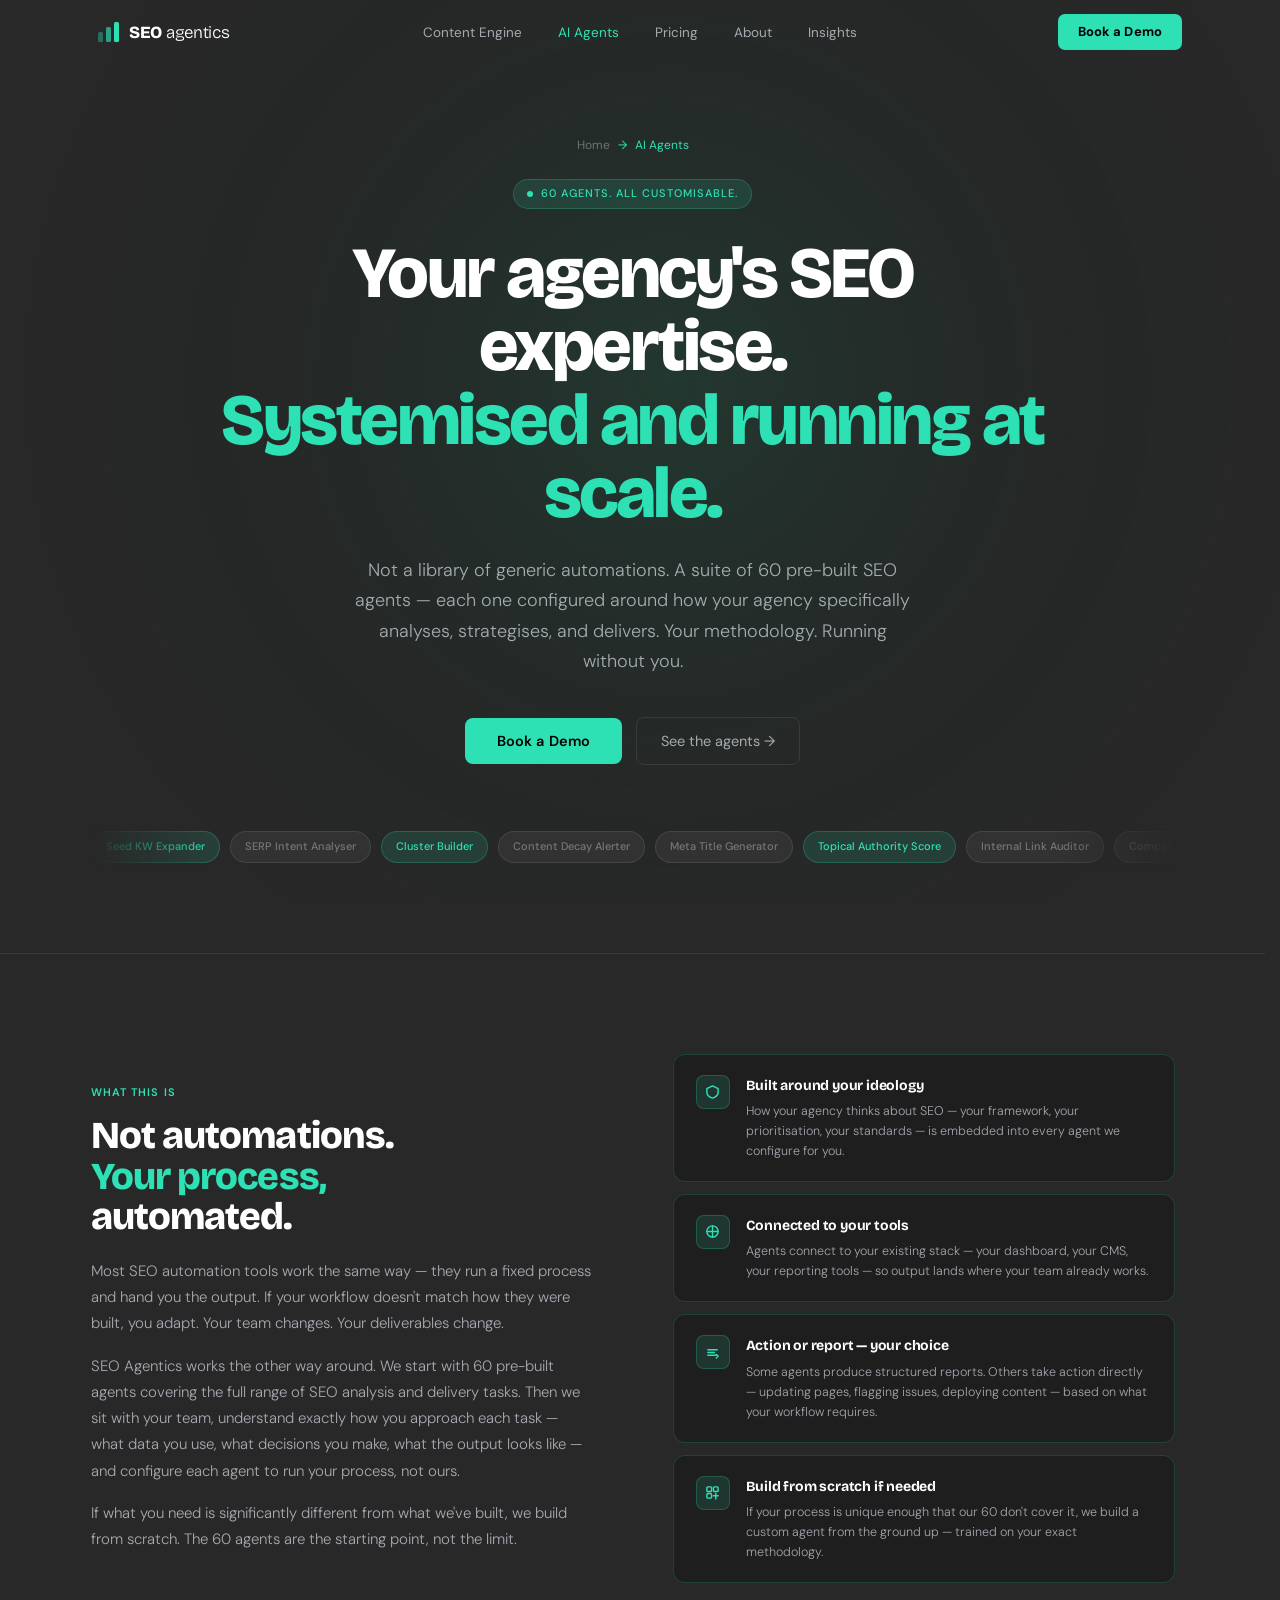
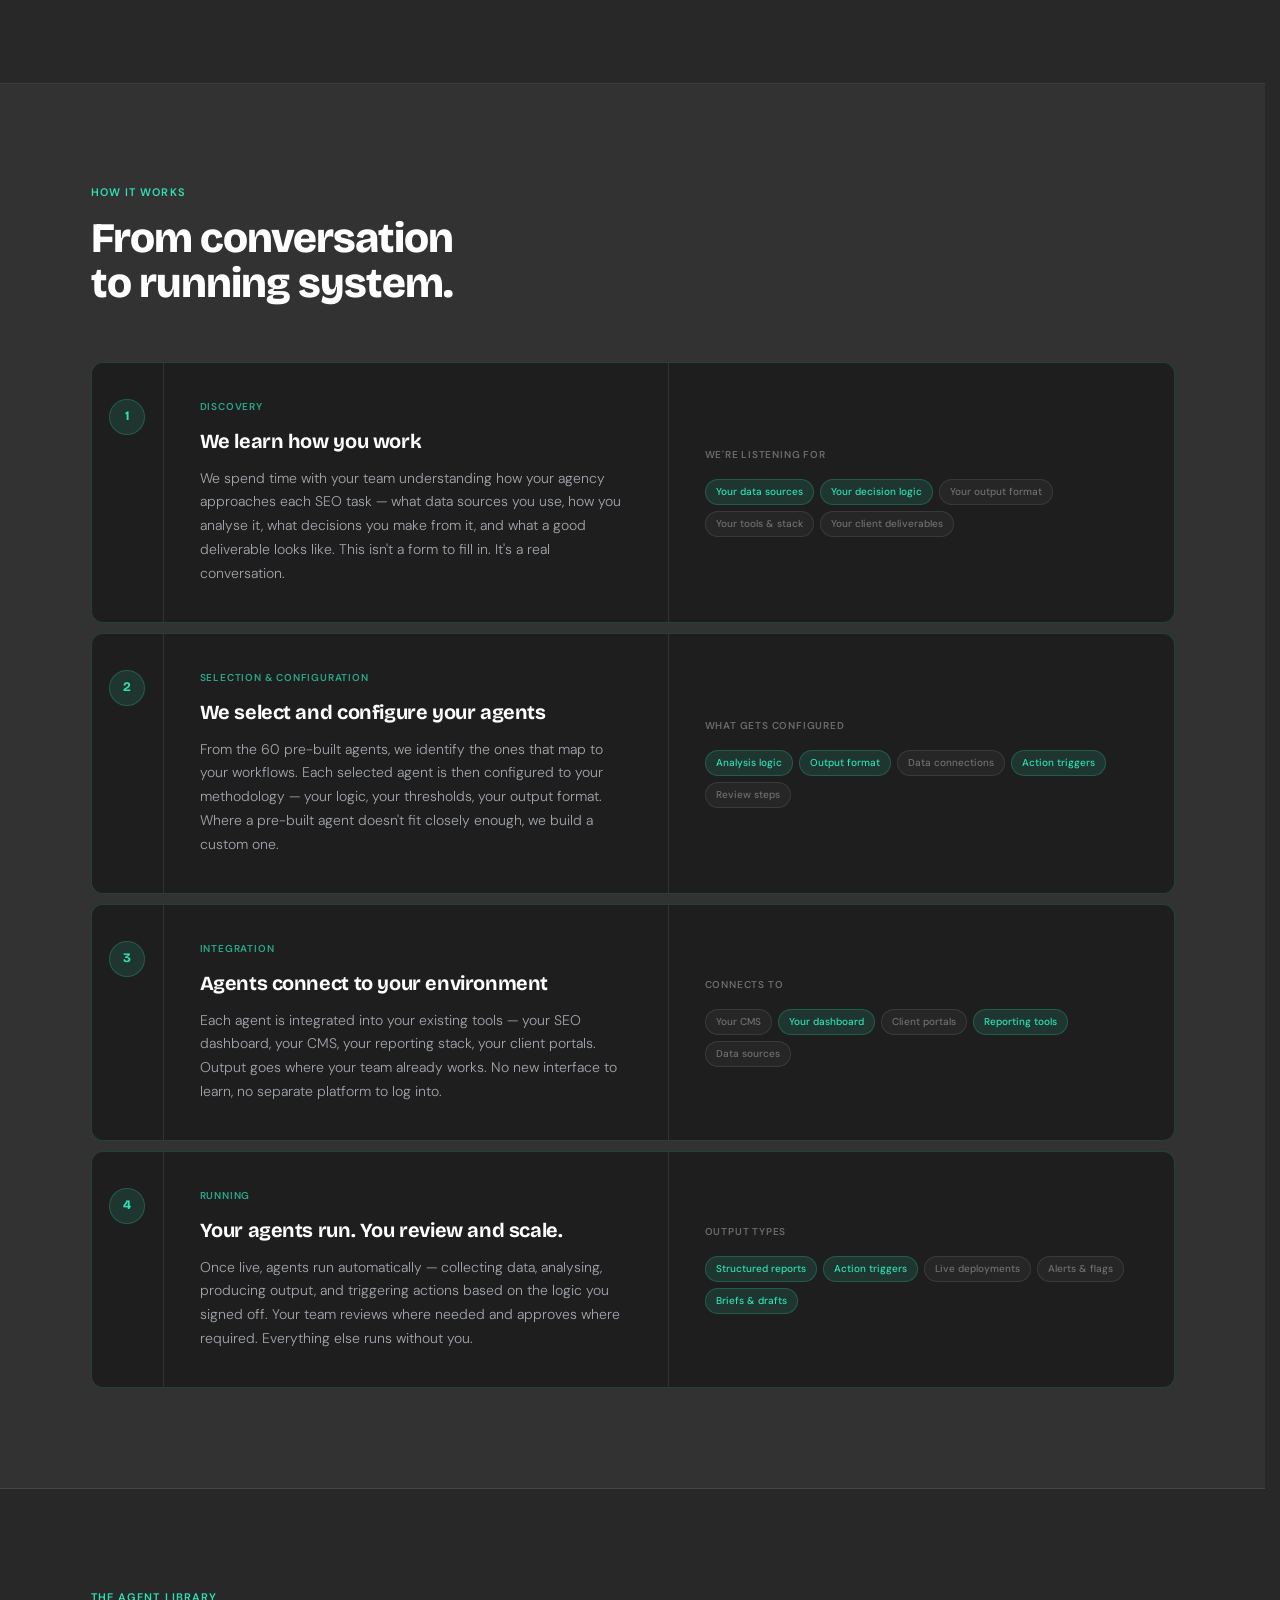
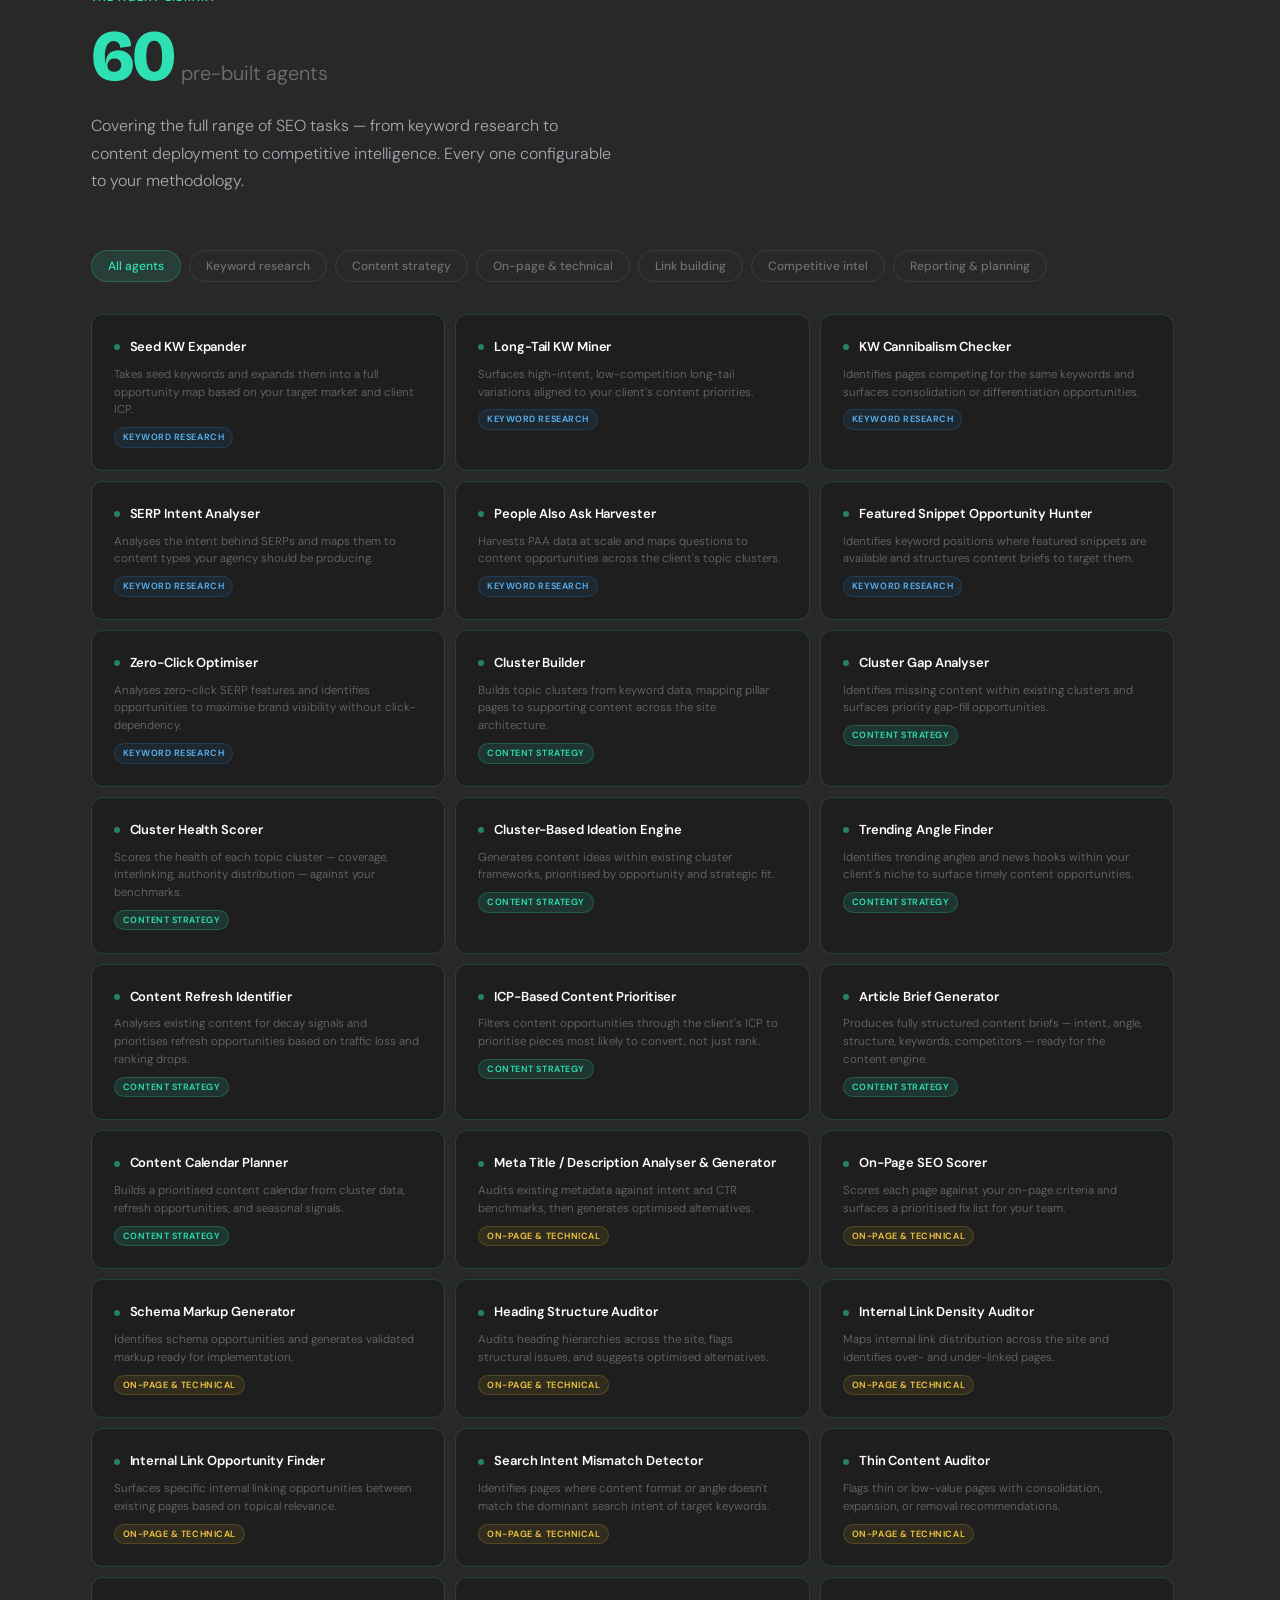
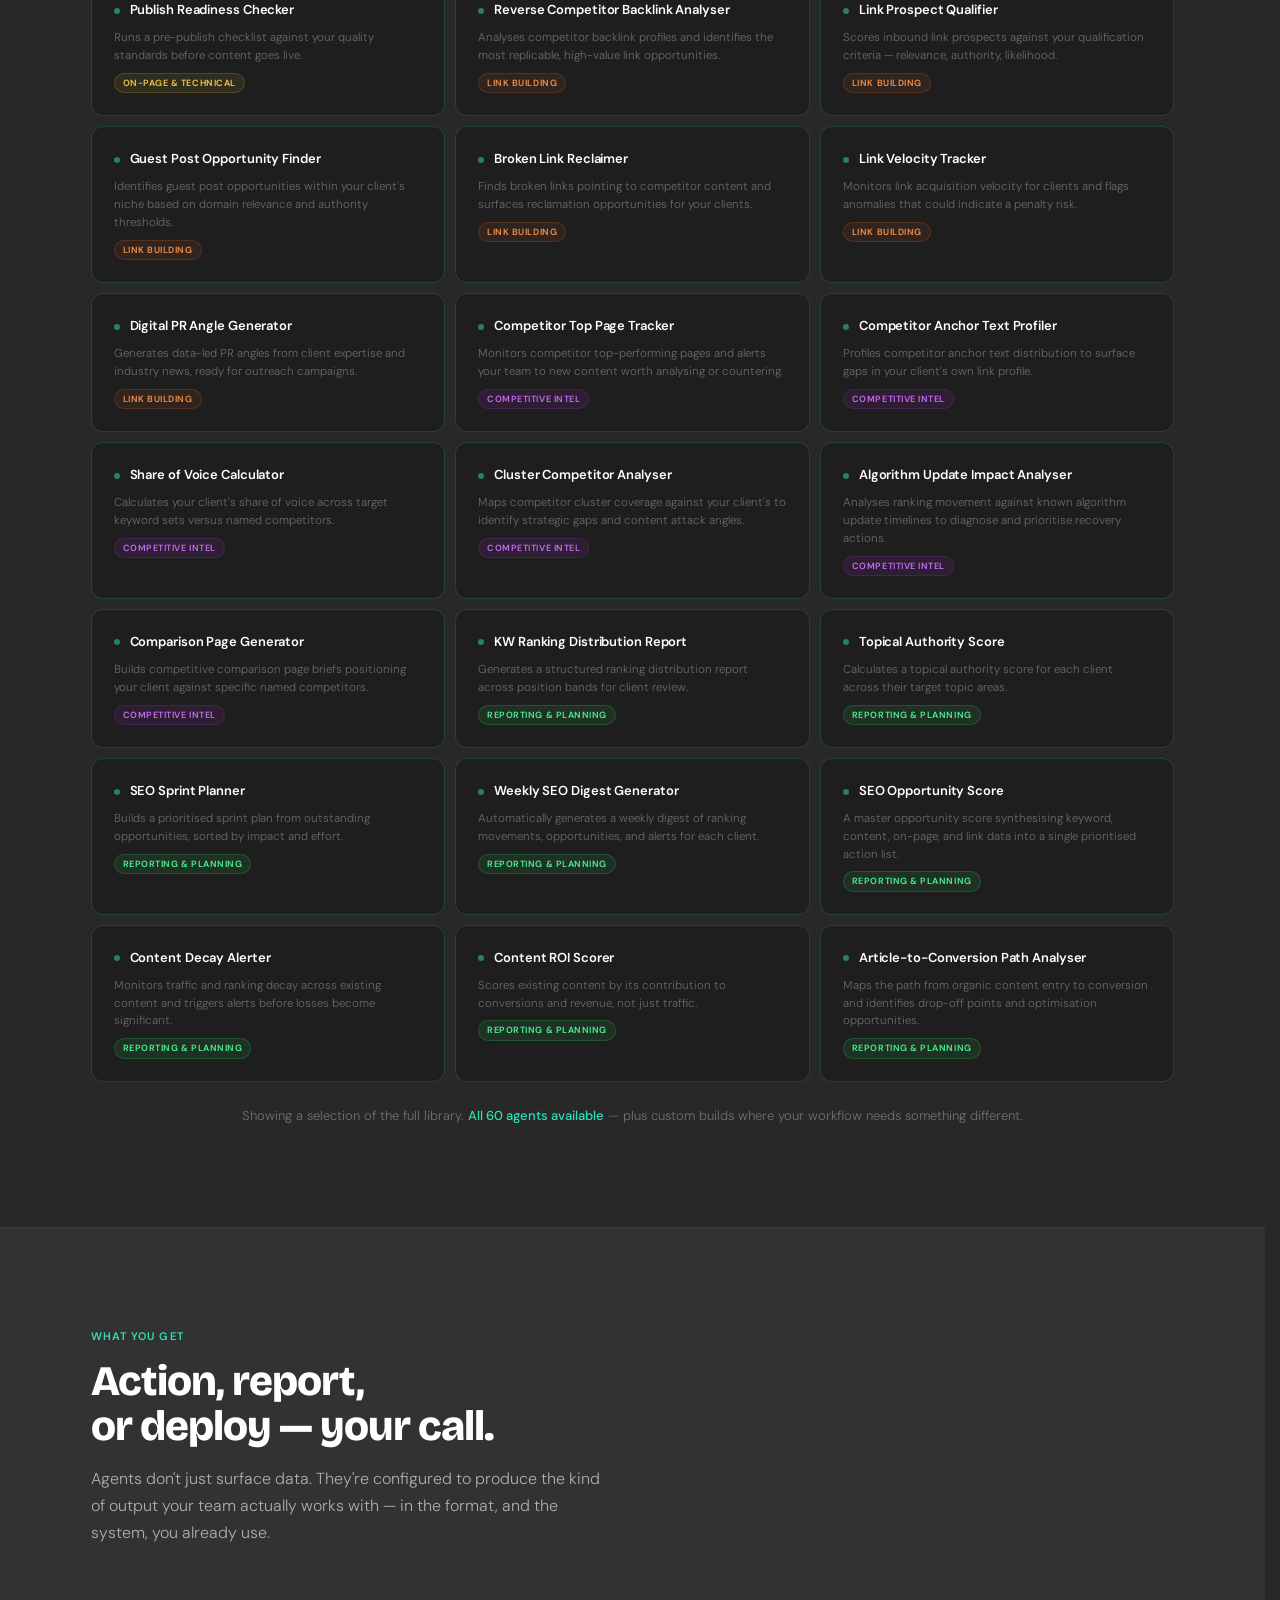
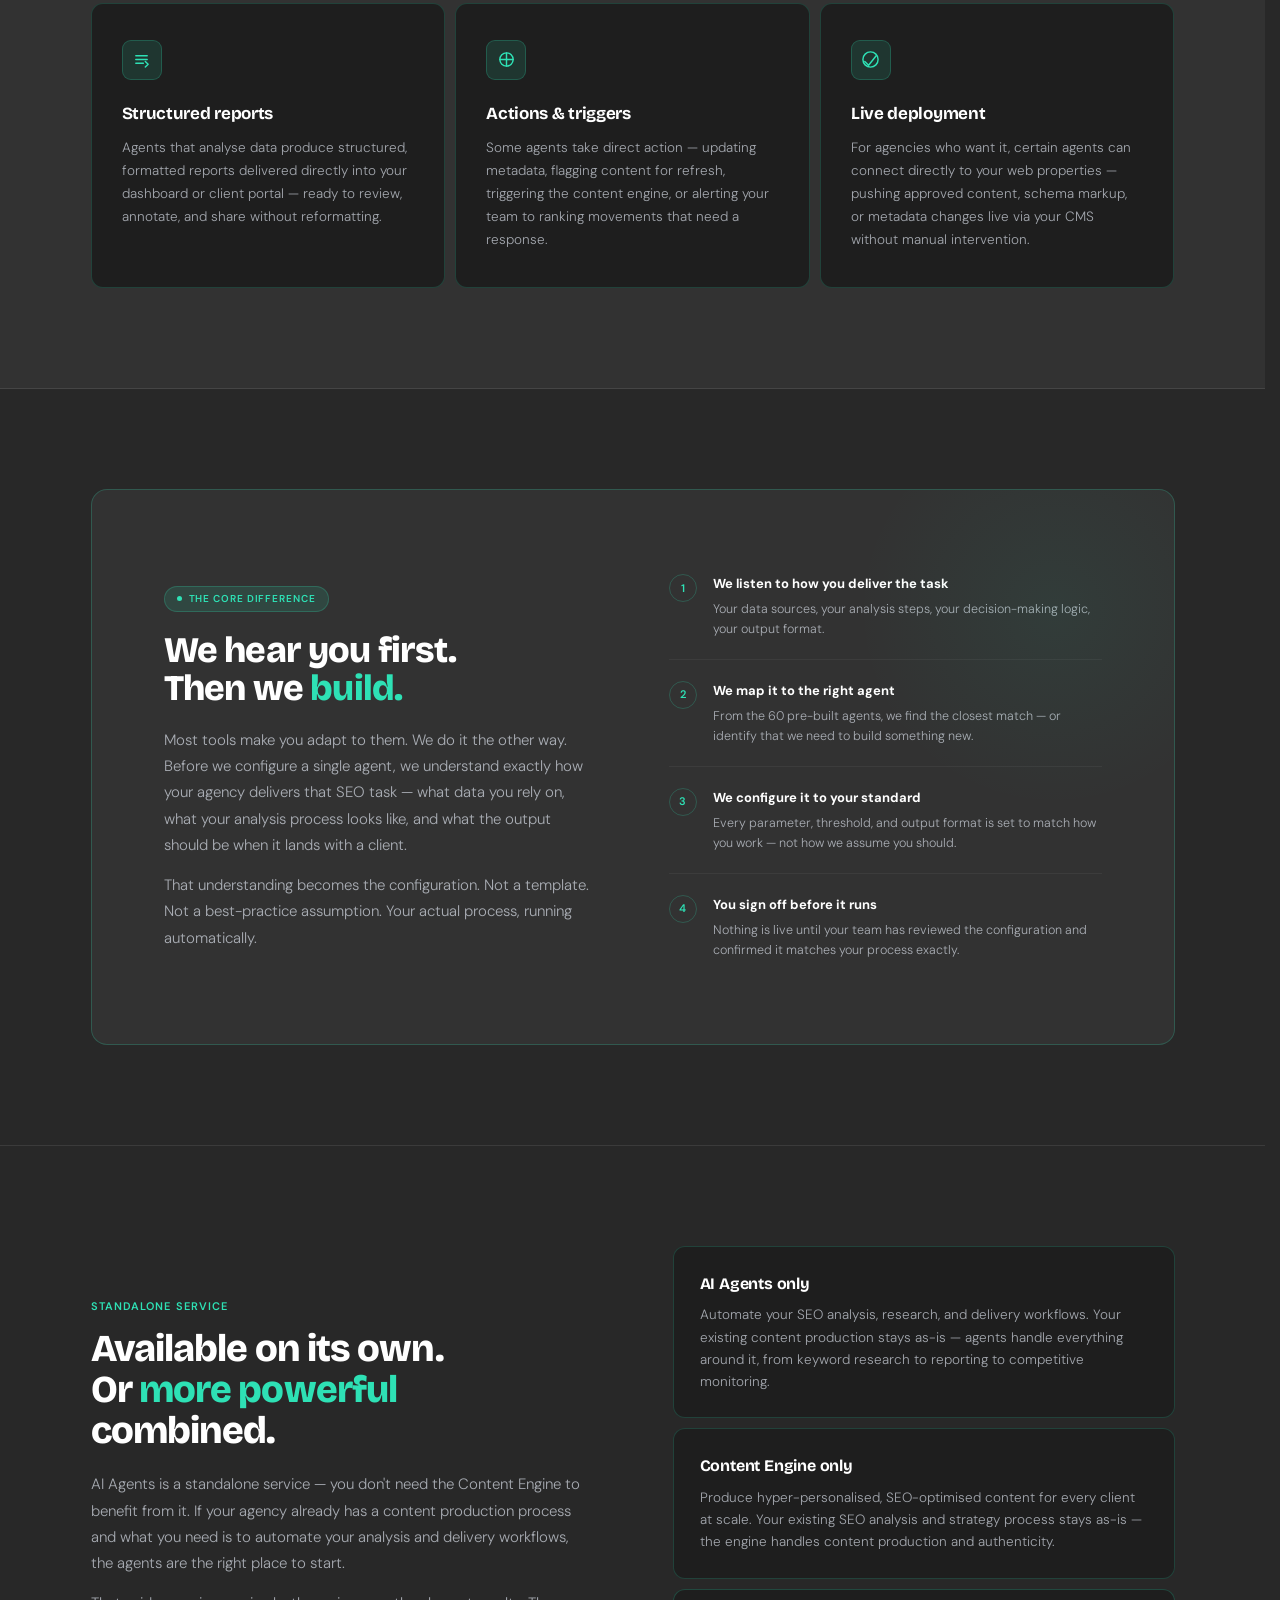
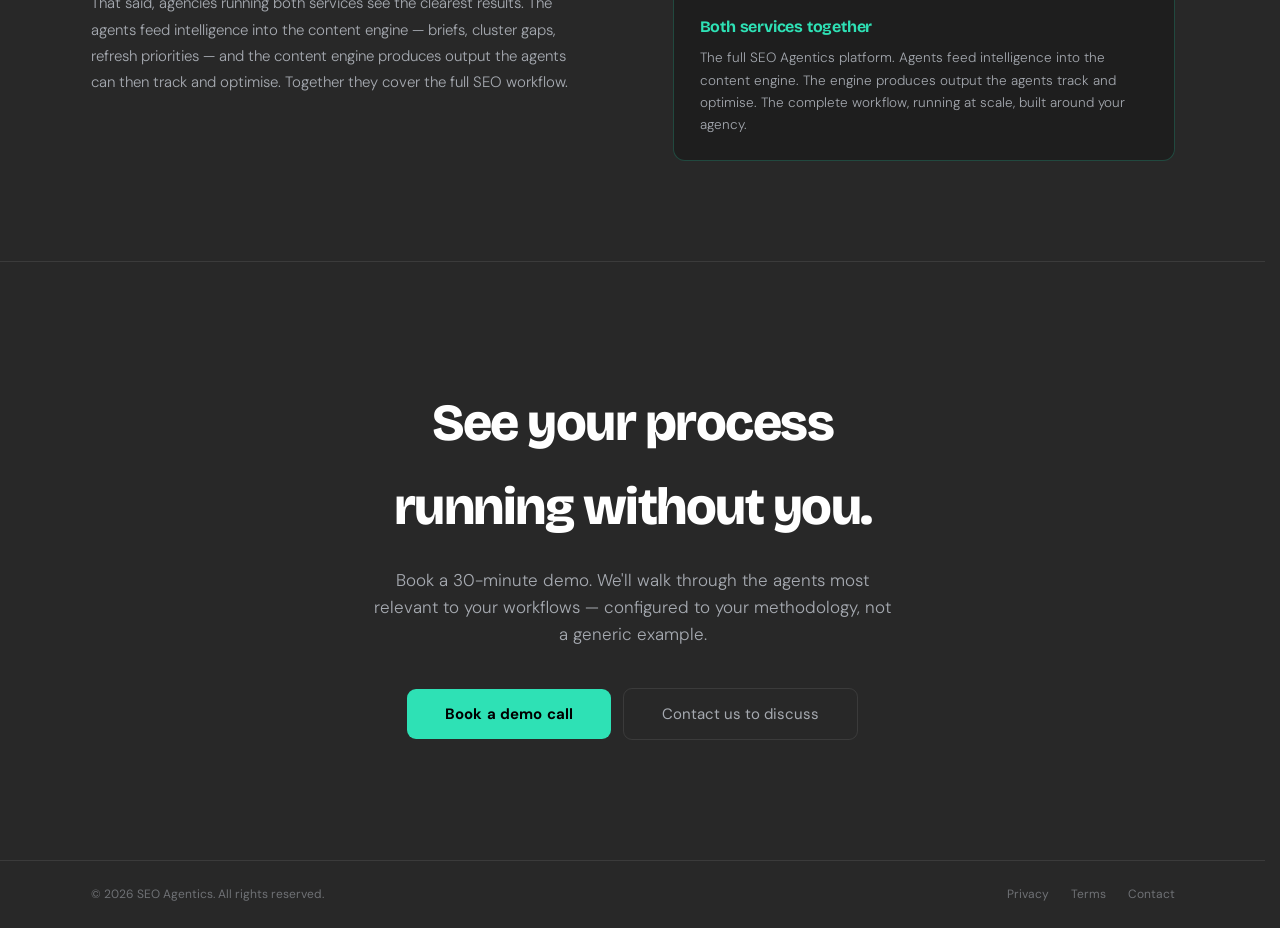
<file: agents.html>
<!DOCTYPE html>
<html lang="en">
  <head>
    <meta charset="utf-8" />
    <meta name="viewport" content="width=device-width, initial-scale=1" />
    <script>
      if ("scrollRestoration" in history) history.scrollRestoration = "manual";
    </script>
    <title>AI Agents — SEO Agentics</title>
    <meta name="description" content="Turn your agency's SEO workflows into AI agents — your methodology, automated." />
    <meta name="theme-color" content="#282828" />
    <link rel="preconnect" href="https://fonts.googleapis.com" />
    <link rel="preconnect" href="https://fonts.gstatic.com" crossorigin />
    <link href="https://fonts.googleapis.com/css2?family=Bricolage+Grotesque:opsz,wght@12..96,300;12..96,400;12..96,500;12..96,700;12..96,800&amp;family=DM+Sans:ital,opsz,wght@0,9..40,300;0,9..40,400;0,9..40,500;1,9..40,300&amp;display=swap" rel="stylesheet" />
    <link rel="stylesheet" href="css/marketing.css" />
  </head>
  <body data-page="agents">
    <div id="header-include"></div>

<!-- HERO -->
<section id="page-main" class="hero">
  <div class="container">
    <div class="hero-inner">

      <div class="hero-breadcrumb fade-up">
        <a href="index.html">Home</a>
        <span>→</span>
        <span>AI Agents</span>
      </div>

      <div class="hero-badge fade-up">
        <span class="badge-pulse"></span>
        60 agents. All customisable.
      </div>

      <h1 class="fade-up fade-up-delay-1">
        Your agency's SEO expertise.<br><em>Systemised and running at scale.</em>
      </h1>

      <p class="hero-sub fade-up fade-up-delay-2">
        Not a library of generic automations. A suite of 60 pre-built SEO agents — each one configured around how your agency specifically analyses, strategises, and delivers. Your methodology. Running without you.
      </p>

      <div class="hero-actions fade-up fade-up-delay-2">
        <button class="btn-hero">Book a Demo</button>
        <button class="btn-how">See the agents →</button>
      </div>

      <!-- TICKER -->
      <div class="hero-ticker-wrap fade-up fade-up-delay-3">
        <div class="hero-ticker" id="ticker">
          <span class="ticker-pill accent-pill">Seed KW Expander</span>
          <span class="ticker-pill">SERP Intent Analyser</span>
          <span class="ticker-pill accent-pill">Cluster Builder</span>
          <span class="ticker-pill">Content Decay Alerter</span>
          <span class="ticker-pill">Meta Title Generator</span>
          <span class="ticker-pill accent-pill">Topical Authority Score</span>
          <span class="ticker-pill">Internal Link Auditor</span>
          <span class="ticker-pill">Competitor Top Page Tracker</span>
          <span class="ticker-pill accent-pill">Article Brief Generator</span>
          <span class="ticker-pill">Featured Snippet Hunter</span>
          <span class="ticker-pill">On-Page SEO Scorer</span>
          <span class="ticker-pill accent-pill">Weekly SEO Digest</span>
          <span class="ticker-pill">KW Cannibalism Checker</span>
          <span class="ticker-pill">Link Velocity Tracker</span>
          <span class="ticker-pill accent-pill">SEO Sprint Planner</span>
          <span class="ticker-pill">Thin Content Auditor</span>
          <span class="ticker-pill">Digital PR Angle Generator</span>
          <span class="ticker-pill accent-pill">Content ROI Scorer</span>
          <span class="ticker-pill">Schema Markup Generator</span>
          <span class="ticker-pill">Zero-Click Optimiser</span>
          <!-- duplicate for seamless loop -->
          <span class="ticker-pill accent-pill">Seed KW Expander</span>
          <span class="ticker-pill">SERP Intent Analyser</span>
          <span class="ticker-pill accent-pill">Cluster Builder</span>
          <span class="ticker-pill">Content Decay Alerter</span>
          <span class="ticker-pill">Meta Title Generator</span>
          <span class="ticker-pill accent-pill">Topical Authority Score</span>
          <span class="ticker-pill">Internal Link Auditor</span>
          <span class="ticker-pill">Competitor Top Page Tracker</span>
          <span class="ticker-pill accent-pill">Article Brief Generator</span>
          <span class="ticker-pill">Featured Snippet Hunter</span>
          <span class="ticker-pill">On-Page SEO Scorer</span>
          <span class="ticker-pill accent-pill">Weekly SEO Digest</span>
          <span class="ticker-pill">KW Cannibalism Checker</span>
          <span class="ticker-pill">Link Velocity Tracker</span>
          <span class="ticker-pill accent-pill">SEO Sprint Planner</span>
          <span class="ticker-pill">Thin Content Auditor</span>
          <span class="ticker-pill">Digital PR Angle Generator</span>
          <span class="ticker-pill accent-pill">Content ROI Scorer</span>
          <span class="ticker-pill">Schema Markup Generator</span>
          <span class="ticker-pill">Zero-Click Optimiser</span>
        </div>
      </div>

    </div>
  </div>
</section>

<!-- WHAT IS THIS -->
<section class="what-section">
  <div class="container">
    <div class="what-inner">
      <div class="what-left fade-up">
        <div class="section-label">What this is</div>
        <h2>Not automations.<br><em>Your process,</em><br>automated.</h2>
        <p>Most SEO automation tools work the same way — they run a fixed process and hand you the output. If your workflow doesn't match how they were built, you adapt. Your team changes. Your deliverables change.</p>
        <p>SEO Agentics works the other way around. We start with 60 pre-built agents covering the full range of SEO analysis and delivery tasks. Then we sit with your team, understand exactly how you approach each task — what data you use, what decisions you make, what the output looks like — and configure each agent to run your process, not ours.</p>
        <p>If what you need is significantly different from what we've built, we build from scratch. The 60 agents are the starting point, not the limit.</p>
      </div>
      <div class="what-right fade-up fade-up-delay-1">
        <div class="what-card">
          <div class="what-card-icon">
            <svg viewBox="0 0 16 16"><path d="M8 2L14 5v4c0 3-3 5-6 6C5 14 2 12 2 9V5L8 2z"/></svg>
          </div>
          <div>
            <h4>Built around your ideology</h4>
            <p>How your agency thinks about SEO — your framework, your prioritisation, your standards — is embedded into every agent we configure for you.</p>
          </div>
        </div>
        <div class="what-card">
          <div class="what-card-icon">
            <svg viewBox="0 0 16 16"><path d="M2 8h12M8 2v12"/><circle cx="8" cy="8" r="6"/></svg>
          </div>
          <div>
            <h4>Connected to your tools</h4>
            <p>Agents connect to your existing stack — your dashboard, your CMS, your reporting tools — so output lands where your team already works.</p>
          </div>
        </div>
        <div class="what-card">
          <div class="what-card-icon">
            <svg viewBox="0 0 16 16"><path d="M3 5h10M3 8h7M3 11h9"/><path d="M12 10l2 2-2 2"/></svg>
          </div>
          <div>
            <h4>Action or report — your choice</h4>
            <p>Some agents produce structured reports. Others take action directly — updating pages, flagging issues, deploying content — based on what your workflow requires.</p>
          </div>
        </div>
        <div class="what-card">
          <div class="what-card-icon">
            <svg viewBox="0 0 16 16"><rect x="2" y="2" width="5" height="5" rx="1"/><rect x="9" y="2" width="5" height="5" rx="1"/><rect x="2" y="9" width="5" height="5" rx="1"/><path d="M11.5 9v6M9 11.5h5"/></svg>
          </div>
          <div>
            <h4>Build from scratch if needed</h4>
            <p>If your process is unique enough that our 60 don't cover it, we build a custom agent from the ground up — trained on your exact methodology.</p>
          </div>
        </div>
      </div>
    </div>
  </div>
</section>

<!-- HOW IT WORKS -->
<section class="how-section">
  <div class="container">
    <div class="section-label fade-up">How it works</div>
    <h2 class="section-h2 fade-up fade-up-delay-1">From conversation<br>to running system.</h2>
    <div class="how-steps fade-up">

      <div class="how-step">
        <div class="how-step-num"><div class="step-circle">1</div></div>
        <div class="how-step-body">
          <div class="how-step-tag">Discovery</div>
          <h3>We learn how you work</h3>
          <p>We spend time with your team understanding how your agency approaches each SEO task — what data sources you use, how you analyse it, what decisions you make from it, and what a good deliverable looks like. This isn't a form to fill in. It's a real conversation.</p>
        </div>
        <div class="how-step-detail">
          <div class="how-detail-label">We're listening for</div>
          <div class="how-detail-tags">
            <span class="how-detail-tag lit">Your data sources</span>
            <span class="how-detail-tag lit">Your decision logic</span>
            <span class="how-detail-tag">Your output format</span>
            <span class="how-detail-tag">Your tools & stack</span>
            <span class="how-detail-tag">Your client deliverables</span>
          </div>
        </div>
      </div>

      <div class="how-step">
        <div class="how-step-num"><div class="step-circle">2</div></div>
        <div class="how-step-body">
          <div class="how-step-tag">Selection & configuration</div>
          <h3>We select and configure your agents</h3>
          <p>From the 60 pre-built agents, we identify the ones that map to your workflows. Each selected agent is then configured to your methodology — your logic, your thresholds, your output format. Where a pre-built agent doesn't fit closely enough, we build a custom one.</p>
        </div>
        <div class="how-step-detail">
          <div class="how-detail-label">What gets configured</div>
          <div class="how-detail-tags">
            <span class="how-detail-tag lit">Analysis logic</span>
            <span class="how-detail-tag lit">Output format</span>
            <span class="how-detail-tag">Data connections</span>
            <span class="how-detail-tag lit">Action triggers</span>
            <span class="how-detail-tag">Review steps</span>
          </div>
        </div>
      </div>

      <div class="how-step">
        <div class="how-step-num"><div class="step-circle">3</div></div>
        <div class="how-step-body">
          <div class="how-step-tag">Integration</div>
          <h3>Agents connect to your environment</h3>
          <p>Each agent is integrated into your existing tools — your SEO dashboard, your CMS, your reporting stack, your client portals. Output goes where your team already works. No new interface to learn, no separate platform to log into.</p>
        </div>
        <div class="how-step-detail">
          <div class="how-detail-label">Connects to</div>
          <div class="how-detail-tags">
            <span class="how-detail-tag">Your CMS</span>
            <span class="how-detail-tag lit">Your dashboard</span>
            <span class="how-detail-tag">Client portals</span>
            <span class="how-detail-tag lit">Reporting tools</span>
            <span class="how-detail-tag">Data sources</span>
          </div>
        </div>
      </div>

      <div class="how-step">
        <div class="how-step-num"><div class="step-circle">4</div></div>
        <div class="how-step-body">
          <div class="how-step-tag">Running</div>
          <h3>Your agents run. You review and scale.</h3>
          <p>Once live, agents run automatically — collecting data, analysing, producing output, and triggering actions based on the logic you signed off. Your team reviews where needed and approves where required. Everything else runs without you.</p>
        </div>
        <div class="how-step-detail">
          <div class="how-detail-label">Output types</div>
          <div class="how-detail-tags">
            <span class="how-detail-tag lit">Structured reports</span>
            <span class="how-detail-tag lit">Action triggers</span>
            <span class="how-detail-tag">Live deployments</span>
            <span class="how-detail-tag">Alerts & flags</span>
            <span class="how-detail-tag lit">Briefs & drafts</span>
          </div>
        </div>
      </div>

    </div>
  </div>
</section>

<!-- AGENT LIBRARY -->
<section class="library-section">
  <div class="container">
    <div class="library-header">
      <div class="section-label fade-up">The agent library</div>
      <div class="library-count fade-up fade-up-delay-1">
        <span class="library-num">60</span>
        <span class="library-num-label">pre-built agents</span>
      </div>
      <p class="section-sub fade-up fade-up-delay-2">Covering the full range of SEO tasks — from keyword research to content deployment to competitive intelligence. Every one configurable to your methodology.</p>
    </div>

    <div class="cat-tabs fade-up" id="agentCatTabs">
      <button type="button" class="cat-tab active" data-cat="all">All agents</button>
      <button type="button" class="cat-tab" data-cat="kw">Keyword research</button>
      <button type="button" class="cat-tab" data-cat="content">Content strategy</button>
      <button type="button" class="cat-tab" data-cat="onpage">On-page & technical</button>
      <button type="button" class="cat-tab" data-cat="link">Link building</button>
      <button type="button" class="cat-tab" data-cat="intel">Competitive intel</button>
      <button type="button" class="cat-tab" data-cat="report">Reporting & planning</button>
    </div>

    <div class="agent-grid" id="agentGrid">
      <!-- Keyword Research -->
      <div class="agent-card" data-cat="kw"><div class="agent-card-top"><div class="agent-dot"></div><div class="agent-name">Seed KW Expander</div></div><div class="agent-desc">Takes seed keywords and expands them into a full opportunity map based on your target market and client ICP.</div><span class="agent-cat-tag cat-kw">Keyword research</span></div>
      <div class="agent-card" data-cat="kw"><div class="agent-card-top"><div class="agent-dot"></div><div class="agent-name">Long-Tail KW Miner</div></div><div class="agent-desc">Surfaces high-intent, low-competition long-tail variations aligned to your client's content priorities.</div><span class="agent-cat-tag cat-kw">Keyword research</span></div>
      <div class="agent-card" data-cat="kw"><div class="agent-card-top"><div class="agent-dot"></div><div class="agent-name">KW Cannibalism Checker</div></div><div class="agent-desc">Identifies pages competing for the same keywords and surfaces consolidation or differentiation opportunities.</div><span class="agent-cat-tag cat-kw">Keyword research</span></div>
      <div class="agent-card" data-cat="kw"><div class="agent-card-top"><div class="agent-dot"></div><div class="agent-name">SERP Intent Analyser</div></div><div class="agent-desc">Analyses the intent behind SERPs and maps them to content types your agency should be producing.</div><span class="agent-cat-tag cat-kw">Keyword research</span></div>
      <div class="agent-card" data-cat="kw"><div class="agent-card-top"><div class="agent-dot"></div><div class="agent-name">People Also Ask Harvester</div></div><div class="agent-desc">Harvests PAA data at scale and maps questions to content opportunities across the client's topic clusters.</div><span class="agent-cat-tag cat-kw">Keyword research</span></div>
      <div class="agent-card" data-cat="kw"><div class="agent-card-top"><div class="agent-dot"></div><div class="agent-name">Featured Snippet Opportunity Hunter</div></div><div class="agent-desc">Identifies keyword positions where featured snippets are available and structures content briefs to target them.</div><span class="agent-cat-tag cat-kw">Keyword research</span></div>
      <div class="agent-card" data-cat="kw"><div class="agent-card-top"><div class="agent-dot"></div><div class="agent-name">Zero-Click Optimiser</div></div><div class="agent-desc">Analyses zero-click SERP features and identifies opportunities to maximise brand visibility without click-dependency.</div><span class="agent-cat-tag cat-kw">Keyword research</span></div>

      <!-- Content Strategy -->
      <div class="agent-card" data-cat="content"><div class="agent-card-top"><div class="agent-dot"></div><div class="agent-name">Cluster Builder</div></div><div class="agent-desc">Builds topic clusters from keyword data, mapping pillar pages to supporting content across the site architecture.</div><span class="agent-cat-tag cat-content">Content strategy</span></div>
      <div class="agent-card" data-cat="content"><div class="agent-card-top"><div class="agent-dot"></div><div class="agent-name">Cluster Gap Analyser</div></div><div class="agent-desc">Identifies missing content within existing clusters and surfaces priority gap-fill opportunities.</div><span class="agent-cat-tag cat-content">Content strategy</span></div>
      <div class="agent-card" data-cat="content"><div class="agent-card-top"><div class="agent-dot"></div><div class="agent-name">Cluster Health Scorer</div></div><div class="agent-desc">Scores the health of each topic cluster — coverage, interlinking, authority distribution — against your benchmarks.</div><span class="agent-cat-tag cat-content">Content strategy</span></div>
      <div class="agent-card" data-cat="content"><div class="agent-card-top"><div class="agent-dot"></div><div class="agent-name">Cluster-Based Ideation Engine</div></div><div class="agent-desc">Generates content ideas within existing cluster frameworks, prioritised by opportunity and strategic fit.</div><span class="agent-cat-tag cat-content">Content strategy</span></div>
      <div class="agent-card" data-cat="content"><div class="agent-card-top"><div class="agent-dot"></div><div class="agent-name">Trending Angle Finder</div></div><div class="agent-desc">Identifies trending angles and news hooks within your client's niche to surface timely content opportunities.</div><span class="agent-cat-tag cat-content">Content strategy</span></div>
      <div class="agent-card" data-cat="content"><div class="agent-card-top"><div class="agent-dot"></div><div class="agent-name">Content Refresh Identifier</div></div><div class="agent-desc">Analyses existing content for decay signals and prioritises refresh opportunities based on traffic loss and ranking drops.</div><span class="agent-cat-tag cat-content">Content strategy</span></div>
      <div class="agent-card" data-cat="content"><div class="agent-card-top"><div class="agent-dot"></div><div class="agent-name">ICP-Based Content Prioritiser</div></div><div class="agent-desc">Filters content opportunities through the client's ICP to prioritise pieces most likely to convert, not just rank.</div><span class="agent-cat-tag cat-content">Content strategy</span></div>
      <div class="agent-card" data-cat="content"><div class="agent-card-top"><div class="agent-dot"></div><div class="agent-name">Article Brief Generator</div></div><div class="agent-desc">Produces fully structured content briefs — intent, angle, structure, keywords, competitors — ready for the content engine.</div><span class="agent-cat-tag cat-content">Content strategy</span></div>
      <div class="agent-card" data-cat="content"><div class="agent-card-top"><div class="agent-dot"></div><div class="agent-name">Content Calendar Planner</div></div><div class="agent-desc">Builds a prioritised content calendar from cluster data, refresh opportunities, and seasonal signals.</div><span class="agent-cat-tag cat-content">Content strategy</span></div>

      <!-- On-page & Technical -->
      <div class="agent-card" data-cat="onpage"><div class="agent-card-top"><div class="agent-dot"></div><div class="agent-name">Meta Title / Description Analyser & Generator</div></div><div class="agent-desc">Audits existing metadata against intent and CTR benchmarks, then generates optimised alternatives.</div><span class="agent-cat-tag cat-onpage">On-page & technical</span></div>
      <div class="agent-card" data-cat="onpage"><div class="agent-card-top"><div class="agent-dot"></div><div class="agent-name">On-Page SEO Scorer</div></div><div class="agent-desc">Scores each page against your on-page criteria and surfaces a prioritised fix list for your team.</div><span class="agent-cat-tag cat-onpage">On-page & technical</span></div>
      <div class="agent-card" data-cat="onpage"><div class="agent-card-top"><div class="agent-dot"></div><div class="agent-name">Schema Markup Generator</div></div><div class="agent-desc">Identifies schema opportunities and generates validated markup ready for implementation.</div><span class="agent-cat-tag cat-onpage">On-page & technical</span></div>
      <div class="agent-card" data-cat="onpage"><div class="agent-card-top"><div class="agent-dot"></div><div class="agent-name">Heading Structure Auditor</div></div><div class="agent-desc">Audits heading hierarchies across the site, flags structural issues, and suggests optimised alternatives.</div><span class="agent-cat-tag cat-onpage">On-page & technical</span></div>
      <div class="agent-card" data-cat="onpage"><div class="agent-card-top"><div class="agent-dot"></div><div class="agent-name">Internal Link Density Auditor</div></div><div class="agent-desc">Maps internal link distribution across the site and identifies over- and under-linked pages.</div><span class="agent-cat-tag cat-onpage">On-page & technical</span></div>
      <div class="agent-card" data-cat="onpage"><div class="agent-card-top"><div class="agent-dot"></div><div class="agent-name">Internal Link Opportunity Finder</div></div><div class="agent-desc">Surfaces specific internal linking opportunities between existing pages based on topical relevance.</div><span class="agent-cat-tag cat-onpage">On-page & technical</span></div>
      <div class="agent-card" data-cat="onpage"><div class="agent-card-top"><div class="agent-dot"></div><div class="agent-name">Search Intent Mismatch Detector</div></div><div class="agent-desc">Identifies pages where content format or angle doesn't match the dominant search intent of target keywords.</div><span class="agent-cat-tag cat-onpage">On-page & technical</span></div>
      <div class="agent-card" data-cat="onpage"><div class="agent-card-top"><div class="agent-dot"></div><div class="agent-name">Thin Content Auditor</div></div><div class="agent-desc">Flags thin or low-value pages with consolidation, expansion, or removal recommendations.</div><span class="agent-cat-tag cat-onpage">On-page & technical</span></div>
      <div class="agent-card" data-cat="onpage"><div class="agent-card-top"><div class="agent-dot"></div><div class="agent-name">Publish Readiness Checker</div></div><div class="agent-desc">Runs a pre-publish checklist against your quality standards before content goes live.</div><span class="agent-cat-tag cat-onpage">On-page & technical</span></div>

      <!-- Link Building -->
      <div class="agent-card" data-cat="link"><div class="agent-card-top"><div class="agent-dot"></div><div class="agent-name">Reverse Competitor Backlink Analyser</div></div><div class="agent-desc">Analyses competitor backlink profiles and identifies the most replicable, high-value link opportunities.</div><span class="agent-cat-tag cat-link">Link building</span></div>
      <div class="agent-card" data-cat="link"><div class="agent-card-top"><div class="agent-dot"></div><div class="agent-name">Link Prospect Qualifier</div></div><div class="agent-desc">Scores inbound link prospects against your qualification criteria — relevance, authority, likelihood.</div><span class="agent-cat-tag cat-link">Link building</span></div>
      <div class="agent-card" data-cat="link"><div class="agent-card-top"><div class="agent-dot"></div><div class="agent-name">Guest Post Opportunity Finder</div></div><div class="agent-desc">Identifies guest post opportunities within your client's niche based on domain relevance and authority thresholds.</div><span class="agent-cat-tag cat-link">Link building</span></div>
      <div class="agent-card" data-cat="link"><div class="agent-card-top"><div class="agent-dot"></div><div class="agent-name">Broken Link Reclaimer</div></div><div class="agent-desc">Finds broken links pointing to competitor content and surfaces reclamation opportunities for your clients.</div><span class="agent-cat-tag cat-link">Link building</span></div>
      <div class="agent-card" data-cat="link"><div class="agent-card-top"><div class="agent-dot"></div><div class="agent-name">Link Velocity Tracker</div></div><div class="agent-desc">Monitors link acquisition velocity for clients and flags anomalies that could indicate a penalty risk.</div><span class="agent-cat-tag cat-link">Link building</span></div>
      <div class="agent-card" data-cat="link"><div class="agent-card-top"><div class="agent-dot"></div><div class="agent-name">Digital PR Angle Generator</div></div><div class="agent-desc">Generates data-led PR angles from client expertise and industry news, ready for outreach campaigns.</div><span class="agent-cat-tag cat-link">Link building</span></div>

      <!-- Competitive Intel -->
      <div class="agent-card" data-cat="intel"><div class="agent-card-top"><div class="agent-dot"></div><div class="agent-name">Competitor Top Page Tracker</div></div><div class="agent-desc">Monitors competitor top-performing pages and alerts your team to new content worth analysing or countering.</div><span class="agent-cat-tag cat-intel">Competitive intel</span></div>
      <div class="agent-card" data-cat="intel"><div class="agent-card-top"><div class="agent-dot"></div><div class="agent-name">Competitor Anchor Text Profiler</div></div><div class="agent-desc">Profiles competitor anchor text distribution to surface gaps in your client's own link profile.</div><span class="agent-cat-tag cat-intel">Competitive intel</span></div>
      <div class="agent-card" data-cat="intel"><div class="agent-card-top"><div class="agent-dot"></div><div class="agent-name">Share of Voice Calculator</div></div><div class="agent-desc">Calculates your client's share of voice across target keyword sets versus named competitors.</div><span class="agent-cat-tag cat-intel">Competitive intel</span></div>
      <div class="agent-card" data-cat="intel"><div class="agent-card-top"><div class="agent-dot"></div><div class="agent-name">Cluster Competitor Analyser</div></div><div class="agent-desc">Maps competitor cluster coverage against your client's to identify strategic gaps and content attack angles.</div><span class="agent-cat-tag cat-intel">Competitive intel</span></div>
      <div class="agent-card" data-cat="intel"><div class="agent-card-top"><div class="agent-dot"></div><div class="agent-name">Algorithm Update Impact Analyser</div></div><div class="agent-desc">Analyses ranking movement against known algorithm update timelines to diagnose and prioritise recovery actions.</div><span class="agent-cat-tag cat-intel">Competitive intel</span></div>
      <div class="agent-card" data-cat="intel"><div class="agent-card-top"><div class="agent-dot"></div><div class="agent-name">Comparison Page Generator</div></div><div class="agent-desc">Builds competitive comparison page briefs positioning your client against specific named competitors.</div><span class="agent-cat-tag cat-intel">Competitive intel</span></div>

      <!-- Reporting & Planning -->
      <div class="agent-card" data-cat="report"><div class="agent-card-top"><div class="agent-dot"></div><div class="agent-name">KW Ranking Distribution Report</div></div><div class="agent-desc">Generates a structured ranking distribution report across position bands for client review.</div><span class="agent-cat-tag cat-report">Reporting & planning</span></div>
      <div class="agent-card" data-cat="report"><div class="agent-card-top"><div class="agent-dot"></div><div class="agent-name">Topical Authority Score</div></div><div class="agent-desc">Calculates a topical authority score for each client across their target topic areas.</div><span class="agent-cat-tag cat-report">Reporting & planning</span></div>
      <div class="agent-card" data-cat="report"><div class="agent-card-top"><div class="agent-dot"></div><div class="agent-name">SEO Sprint Planner</div></div><div class="agent-desc">Builds a prioritised sprint plan from outstanding opportunities, sorted by impact and effort.</div><span class="agent-cat-tag cat-report">Reporting & planning</span></div>
      <div class="agent-card" data-cat="report"><div class="agent-card-top"><div class="agent-dot"></div><div class="agent-name">Weekly SEO Digest Generator</div></div><div class="agent-desc">Automatically generates a weekly digest of ranking movements, opportunities, and alerts for each client.</div><span class="agent-cat-tag cat-report">Reporting & planning</span></div>
      <div class="agent-card" data-cat="report"><div class="agent-card-top"><div class="agent-dot"></div><div class="agent-name">SEO Opportunity Score</div></div><div class="agent-desc">A master opportunity score synthesising keyword, content, on-page, and link data into a single prioritised action list.</div><span class="agent-cat-tag cat-report">Reporting & planning</span></div>
      <div class="agent-card" data-cat="report"><div class="agent-card-top"><div class="agent-dot"></div><div class="agent-name">Content Decay Alerter</div></div><div class="agent-desc">Monitors traffic and ranking decay across existing content and triggers alerts before losses become significant.</div><span class="agent-cat-tag cat-report">Reporting & planning</span></div>
      <div class="agent-card" data-cat="report"><div class="agent-card-top"><div class="agent-dot"></div><div class="agent-name">Content ROI Scorer</div></div><div class="agent-desc">Scores existing content by its contribution to conversions and revenue, not just traffic.</div><span class="agent-cat-tag cat-report">Reporting & planning</span></div>
      <div class="agent-card" data-cat="report"><div class="agent-card-top"><div class="agent-dot"></div><div class="agent-name">Article-to-Conversion Path Analyser</div></div><div class="agent-desc">Maps the path from organic content entry to conversion and identifies drop-off points and optimisation opportunities.</div><span class="agent-cat-tag cat-report">Reporting & planning</span></div>
    </div>

    <p class="library-footer fade-up">Showing a selection of the full library. <em>All 60 agents available</em> — plus custom builds where your workflow needs something different.</p>
  </div>
</section>

<!-- OUTPUT SECTION -->
<section class="output-section">
  <div class="container">
    <div class="section-label fade-up">What you get</div>
    <h2 class="section-h2 fade-up fade-up-delay-1">Action, report,<br>or deploy — your call.</h2>
    <p class="section-sub fade-up fade-up-delay-2">Agents don't just surface data. They're configured to produce the kind of output your team actually works with — in the format, and the system, you already use.</p>
    <div class="output-grid fade-up">
      <div class="output-card">
        <div class="output-icon">
          <svg viewBox="0 0 20 20"><path d="M4 6h12M4 10h12M4 14h8"/><path d="M14 12l3 3-3 3"/></svg>
        </div>
        <h4>Structured reports</h4>
        <p>Agents that analyse data produce structured, formatted reports delivered directly into your dashboard or client portal — ready to review, annotate, and share without reformatting.</p>
      </div>
      <div class="output-card">
        <div class="output-icon">
          <svg viewBox="0 0 20 20"><path d="M10 3v14M3 10h14"/><circle cx="10" cy="10" r="7"/></svg>
        </div>
        <h4>Actions & triggers</h4>
        <p>Some agents take direct action — updating metadata, flagging content for refresh, triggering the content engine, or alerting your team to ranking movements that need a response.</p>
      </div>
      <div class="output-card">
        <div class="output-icon">
          <svg viewBox="0 0 20 20"><path d="M4 12l4 4 8-10"/><circle cx="10" cy="10" r="8"/></svg>
        </div>
        <h4>Live deployment</h4>
        <p>For agencies who want it, certain agents can connect directly to your web properties — pushing approved content, schema markup, or metadata changes live via your CMS without manual intervention.</p>
      </div>
    </div>
  </div>
</section>

<!-- METHODOLOGY CALLOUT -->
<section class="method-section">
  <div class="container">
    <div class="method-inner fade-up">
      <div class="method-glow"></div>
      <div>
        <div class="method-badge">
          <span style="width:5px;height:5px;border-radius:50%;background:var(--accent)"></span>
          The core difference
        </div>
        <h2>We hear you first.<br>Then we <em>build.</em></h2>
        <p>Most tools make you adapt to them. We do it the other way. Before we configure a single agent, we understand exactly how your agency delivers that SEO task — what data you rely on, what your analysis process looks like, and what the output should be when it lands with a client.</p>
        <p>That understanding becomes the configuration. Not a template. Not a best-practice assumption. Your actual process, running automatically.</p>
      </div>
      <div class="method-steps">
        <div class="method-step">
          <div class="method-step-n">1</div>
          <div>
            <h4>We listen to how you deliver the task</h4>
            <p>Your data sources, your analysis steps, your decision-making logic, your output format.</p>
          </div>
        </div>
        <div class="method-step">
          <div class="method-step-n">2</div>
          <div>
            <h4>We map it to the right agent</h4>
            <p>From the 60 pre-built agents, we find the closest match — or identify that we need to build something new.</p>
          </div>
        </div>
        <div class="method-step">
          <div class="method-step-n">3</div>
          <div>
            <h4>We configure it to your standard</h4>
            <p>Every parameter, threshold, and output format is set to match how you work — not how we assume you should.</p>
          </div>
        </div>
        <div class="method-step">
          <div class="method-step-n">4</div>
          <div>
            <h4>You sign off before it runs</h4>
            <p>Nothing is live until your team has reviewed the configuration and confirmed it matches your process exactly.</p>
          </div>
        </div>
      </div>
    </div>
  </div>
</section>

<!-- STANDALONE -->
<section class="standalone-section">
  <div class="container">
    <div class="standalone-inner">
      <div class="standalone-left fade-up">
        <div class="section-label">Standalone service</div>
        <h2>Available on its own.<br>Or <em>more powerful</em><br>combined.</h2>
        <p>AI Agents is a standalone service — you don't need the Content Engine to benefit from it. If your agency already has a content production process and what you need is to automate your analysis and delivery workflows, the agents are the right place to start.</p>
        <p>That said, agencies running both services see the clearest results. The agents feed intelligence into the content engine — briefs, cluster gaps, refresh priorities — and the content engine produces output the agents can then track and optimise. Together they cover the full SEO workflow.</p>
      </div>
      <div class="standalone-cards fade-up fade-up-delay-1">
        <div class="standalone-card">
          <h4>AI Agents only</h4>
          <p>Automate your SEO analysis, research, and delivery workflows. Your existing content production stays as-is — agents handle everything around it, from keyword research to reporting to competitive monitoring.</p>
        </div>
        <div class="standalone-card">
          <h4>Content Engine only</h4>
          <p>Produce hyper-personalised, SEO-optimised content for every client at scale. Your existing SEO analysis and strategy process stays as-is — the engine handles content production and authenticity.</p>
        </div>
        <div class="standalone-card" style="border-color: var(--accent-border);">
          <h4 style="color: var(--accent);">Both services together</h4>
          <p>The full SEO Agentics platform. Agents feed intelligence into the content engine. The engine produces output the agents track and optimise. The complete workflow, running at scale, built around your agency.</p>
        </div>
      </div>
    </div>
  </div>
</section>

<!-- CTA -->
<section class="cta-section">
  <div class="container">
    <h2 class="fade-up">See your process<br>running without you.</h2>
    <p class="fade-up fade-up-delay-1">Book a 30-minute demo. We'll walk through the agents most relevant to your workflows — configured to your methodology, not a generic example.</p>
    <div class="cta-row fade-up fade-up-delay-2">
      <button class="btn-cta">Book a demo call</button>
      <button class="btn-cta-ghost">Contact us to discuss</button>
    </div>
  </div>
</section>

    <div id="footer-include"></div>
    <script src="js/includes.js"></script>
  </body>
</html>
</file>
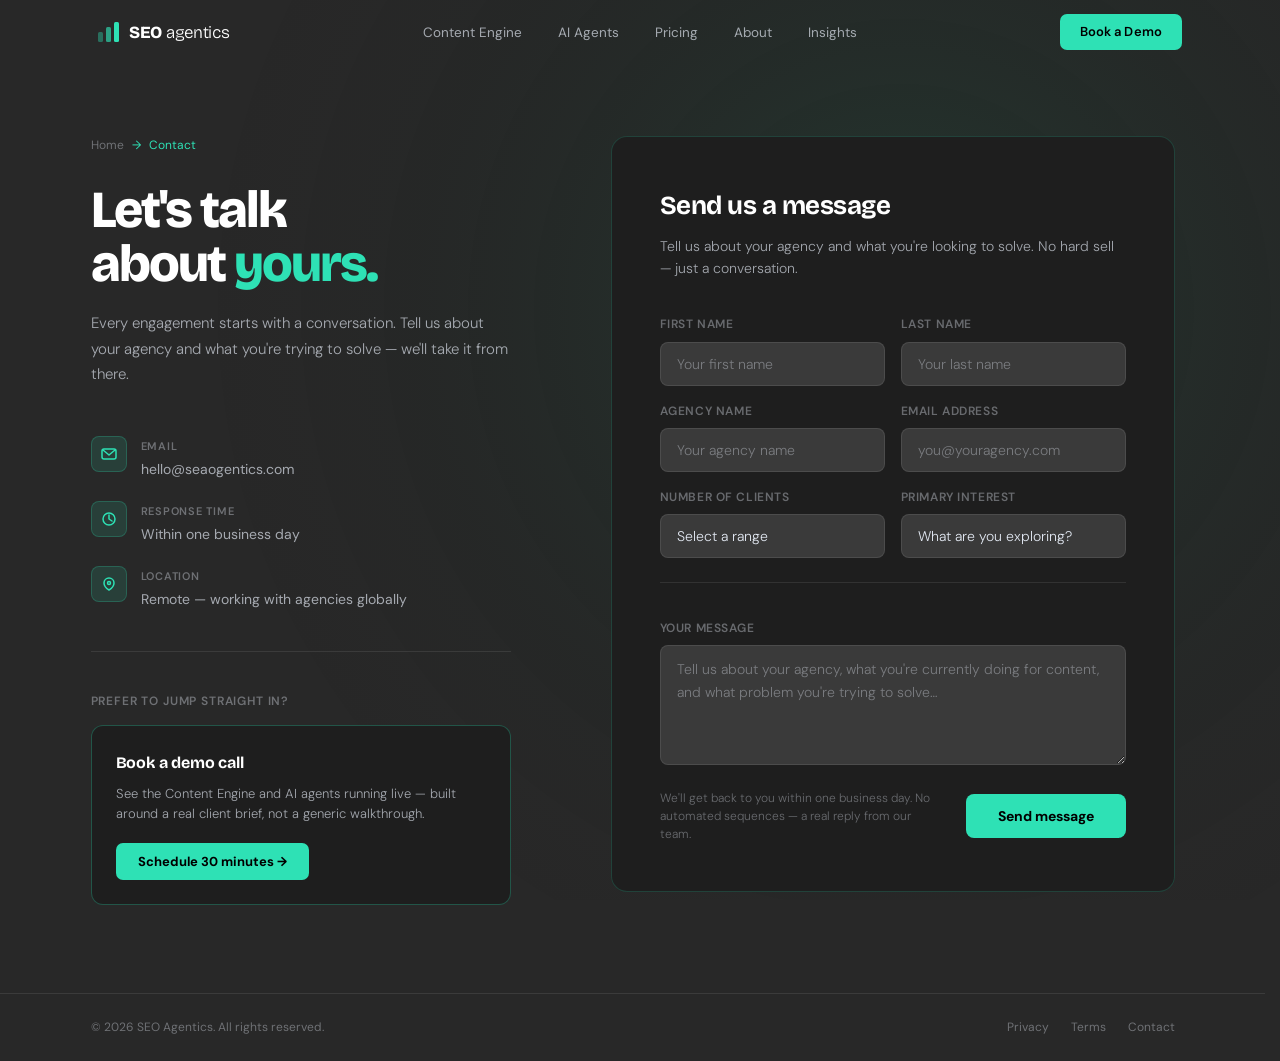
<file: contact.html>
<!DOCTYPE html>
<html lang="en">
  <head>
    <meta charset="utf-8" />
    <meta name="viewport" content="width=device-width, initial-scale=1" />
    <script>
      if ("scrollRestoration" in history) history.scrollRestoration = "manual";
    </script>
    <title>Contact — SEO Agentics</title>
    <meta name="description" content="Book a demo or get in touch with SEO Agentics." />
    <meta name="theme-color" content="#282828" />
    <link rel="preconnect" href="https://fonts.googleapis.com" />
    <link rel="preconnect" href="https://fonts.gstatic.com" crossorigin />
    <link href="https://fonts.googleapis.com/css2?family=Bricolage+Grotesque:opsz,wght@12..96,300;12..96,400;12..96,500;12..96,700;12..96,800&amp;family=DM+Sans:ital,opsz,wght@0,9..40,300;0,9..40,400;0,9..40,500;1,9..40,300&amp;display=swap" rel="stylesheet" />
    <link rel="stylesheet" href="css/marketing.css" />
  </head>
  <body data-page="contact">
    <div id="header-include"></div>

<section id="page-main" class="page">
  <div class="container">
    <div class="page-inner">

      <!-- LEFT -->
      <div class="contact-left fade-up">
        <div class="breadcrumb">
          <a href="index.html">Home</a>
          <span>→</span>
          <span>Contact</span>
        </div>
        <h1>Let's talk<br>about <em>yours.</em></h1>
        <p>Every engagement starts with a conversation. Tell us about your agency and what you're trying to solve — we'll take it from there.</p>

        <div class="contact-details">
          <div class="contact-detail">
            <div class="cd-icon">
              <svg viewBox="0 0 16 16"><path d="M2 4l6 5 6-5"/><rect x="1" y="3" width="14" height="10" rx="2"/></svg>
            </div>
            <div class="cd-text">
              <div class="cd-label">Email</div>
              <div class="cd-value">hello@seaogentics.com</div>
            </div>
          </div>
          <div class="contact-detail">
            <div class="cd-icon">
              <svg viewBox="0 0 16 16"><circle cx="8" cy="8" r="6"/><path d="M8 4v4l3 2"/></svg>
            </div>
            <div class="cd-text">
              <div class="cd-label">Response time</div>
              <div class="cd-value">Within one business day</div>
            </div>
          </div>
          <div class="contact-detail">
            <div class="cd-icon">
              <svg viewBox="0 0 16 16"><path d="M8 2C5.2 2 3 4.2 3 7c0 4 5 7 5 7s5-3 5-7c0-2.8-2.2-5-5-5z"/><circle cx="8" cy="7" r="1.5"/></svg>
            </div>
            <div class="cd-text">
              <div class="cd-label">Location</div>
              <div class="cd-value">Remote — working with agencies globally</div>
            </div>
          </div>
        </div>

        <div class="divider"></div>

        <div class="alt-cta-label">Prefer to jump straight in?</div>
        <div class="demo-card">
          <h4>Book a demo call</h4>
          <p>See the Content Engine and AI agents running live — built around a real client brief, not a generic walkthrough.</p>
          <button type="button" class="btn-demo">Schedule 30 minutes →</button>
        </div>
      </div>

      <!-- FORM -->
      <div class="contact-form-wrap fade-up fade-up-delay-1">
        <div id="formContent">
          <div class="form-header">
            <h2>Send us a message</h2>
            <p>Tell us about your agency and what you're looking to solve. No hard sell — just a conversation.</p>
          </div>

          <div class="form-grid">
            <div class="form-field">
              <label for="fname">First name</label>
              <input type="text" id="fname" placeholder="Your first name" autocomplete="given-name">
            </div>
            <div class="form-field">
              <label for="lname">Last name</label>
              <input type="text" id="lname" placeholder="Your last name" autocomplete="family-name">
            </div>
            <div class="form-field">
              <label for="agency">Agency name</label>
              <input type="text" id="agency" placeholder="Your agency name">
            </div>
            <div class="form-field">
              <label for="email">Email address</label>
              <input type="email" id="email" placeholder="you@youragency.com" autocomplete="email">
            </div>
            <div class="form-field">
              <label for="clients">Number of clients</label>
              <select id="clients">
                <option value="" disabled selected>Select a range</option>
                <option>1–5 clients</option>
                <option>5–10 clients</option>
                <option>10–20 clients</option>
                <option>20–50 clients</option>
                <option>50+ clients</option>
              </select>
            </div>
            <div class="form-field">
              <label for="interest">Primary interest</label>
              <select id="interest">
                <option value="" disabled selected>What are you exploring?</option>
                <option>Content Engine</option>
                <option>AI Agents</option>
                <option>Both</option>
                <option>Not sure yet</option>
              </select>
            </div>
            <div class="form-field full">
              <div class="form-divider"></div>
            </div>
            <div class="form-field full">
              <label for="message">Your message</label>
              <textarea id="message" placeholder="Tell us about your agency, what you're currently doing for content, and what problem you're trying to solve…"></textarea>
            </div>
          </div>

          <div class="form-footer">
            <p class="form-note">We'll get back to you within one business day. No automated sequences — a real reply from our team.</p>
            <button type="button" class="btn-submit">Send message</button>
          </div>
        </div>

        <div class="form-success" id="formSuccess">
          <div class="success-icon">
            <svg viewBox="0 0 24 24"><path d="M5 12l5 5L20 7"/></svg>
          </div>
          <h3>Message received.</h3>
          <p>Thanks for reaching out. We'll be back in touch within one business day — with a real reply from our team, not an automated sequence.</p>
        </div>
      </div>

    </div>
  </div>
</section>

    <div id="footer-include"></div>
    <script src="js/includes.js"></script>
  </body>
</html>
</file>
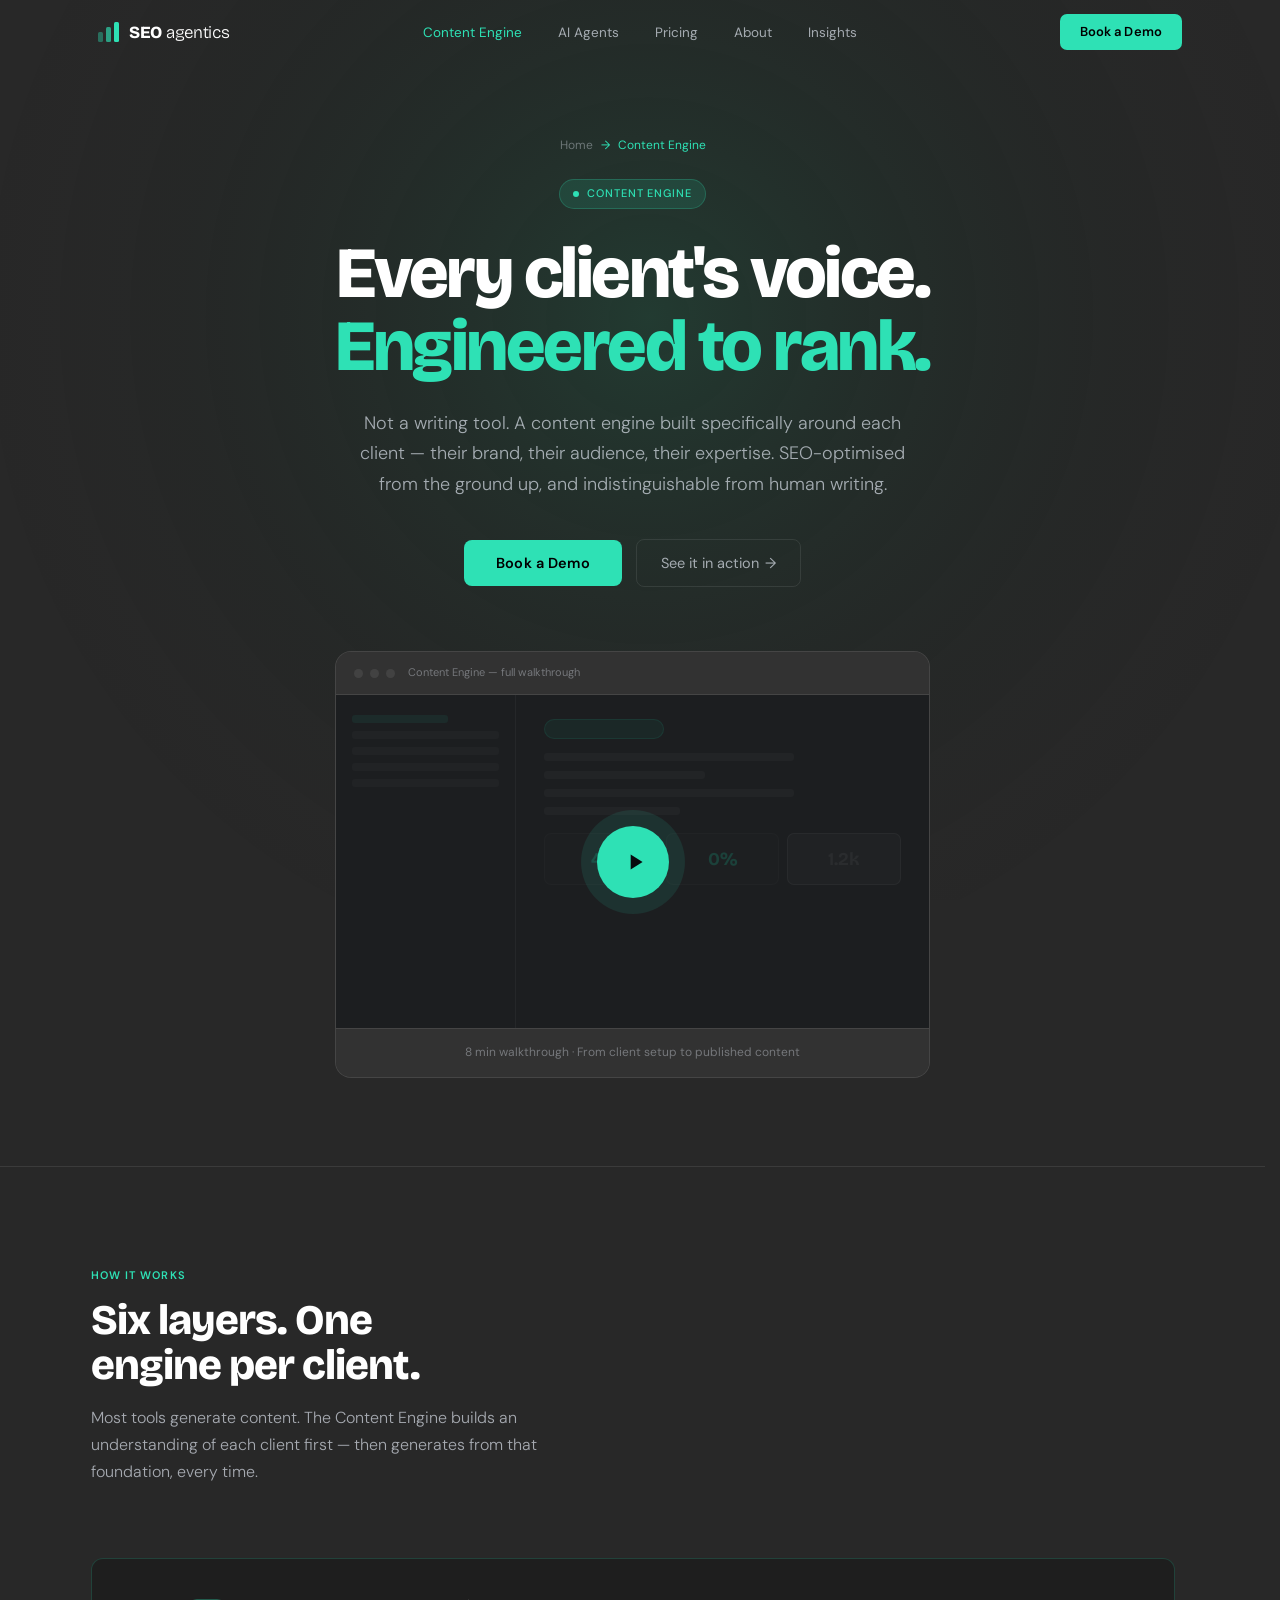
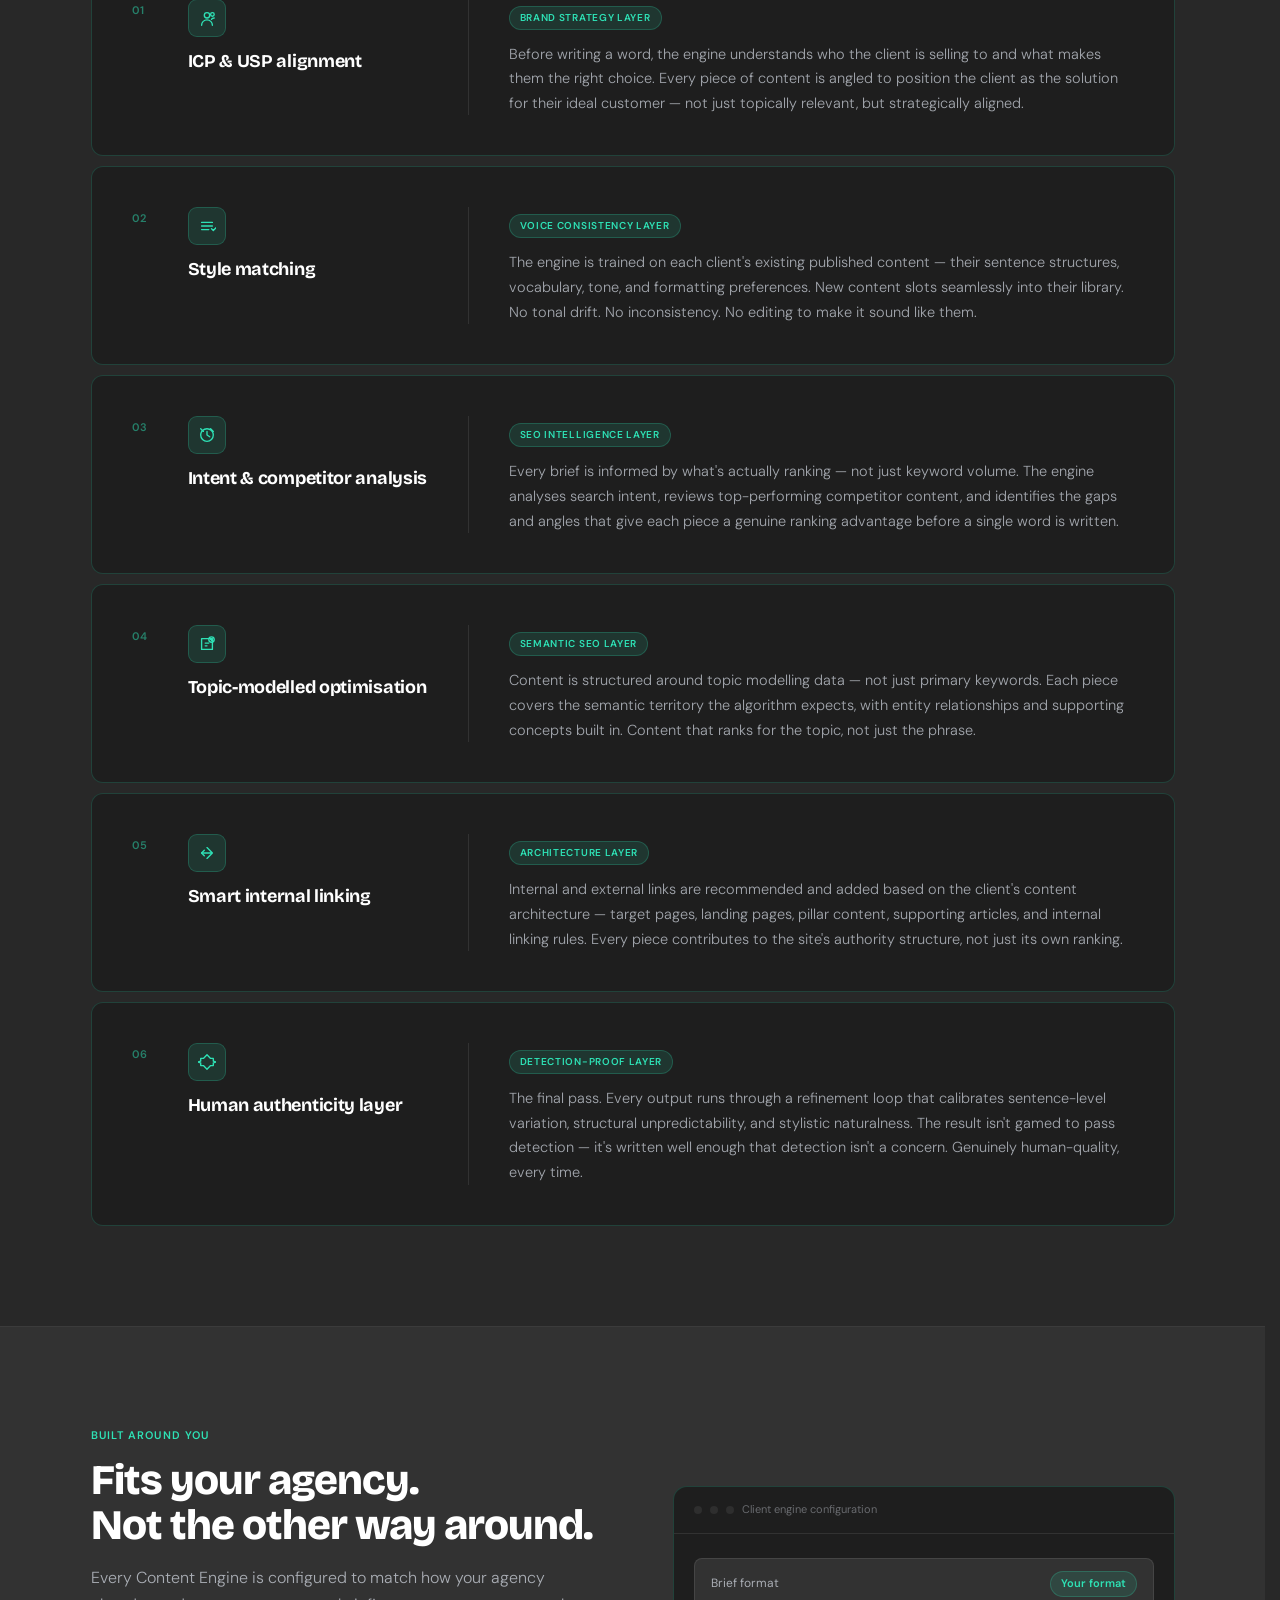
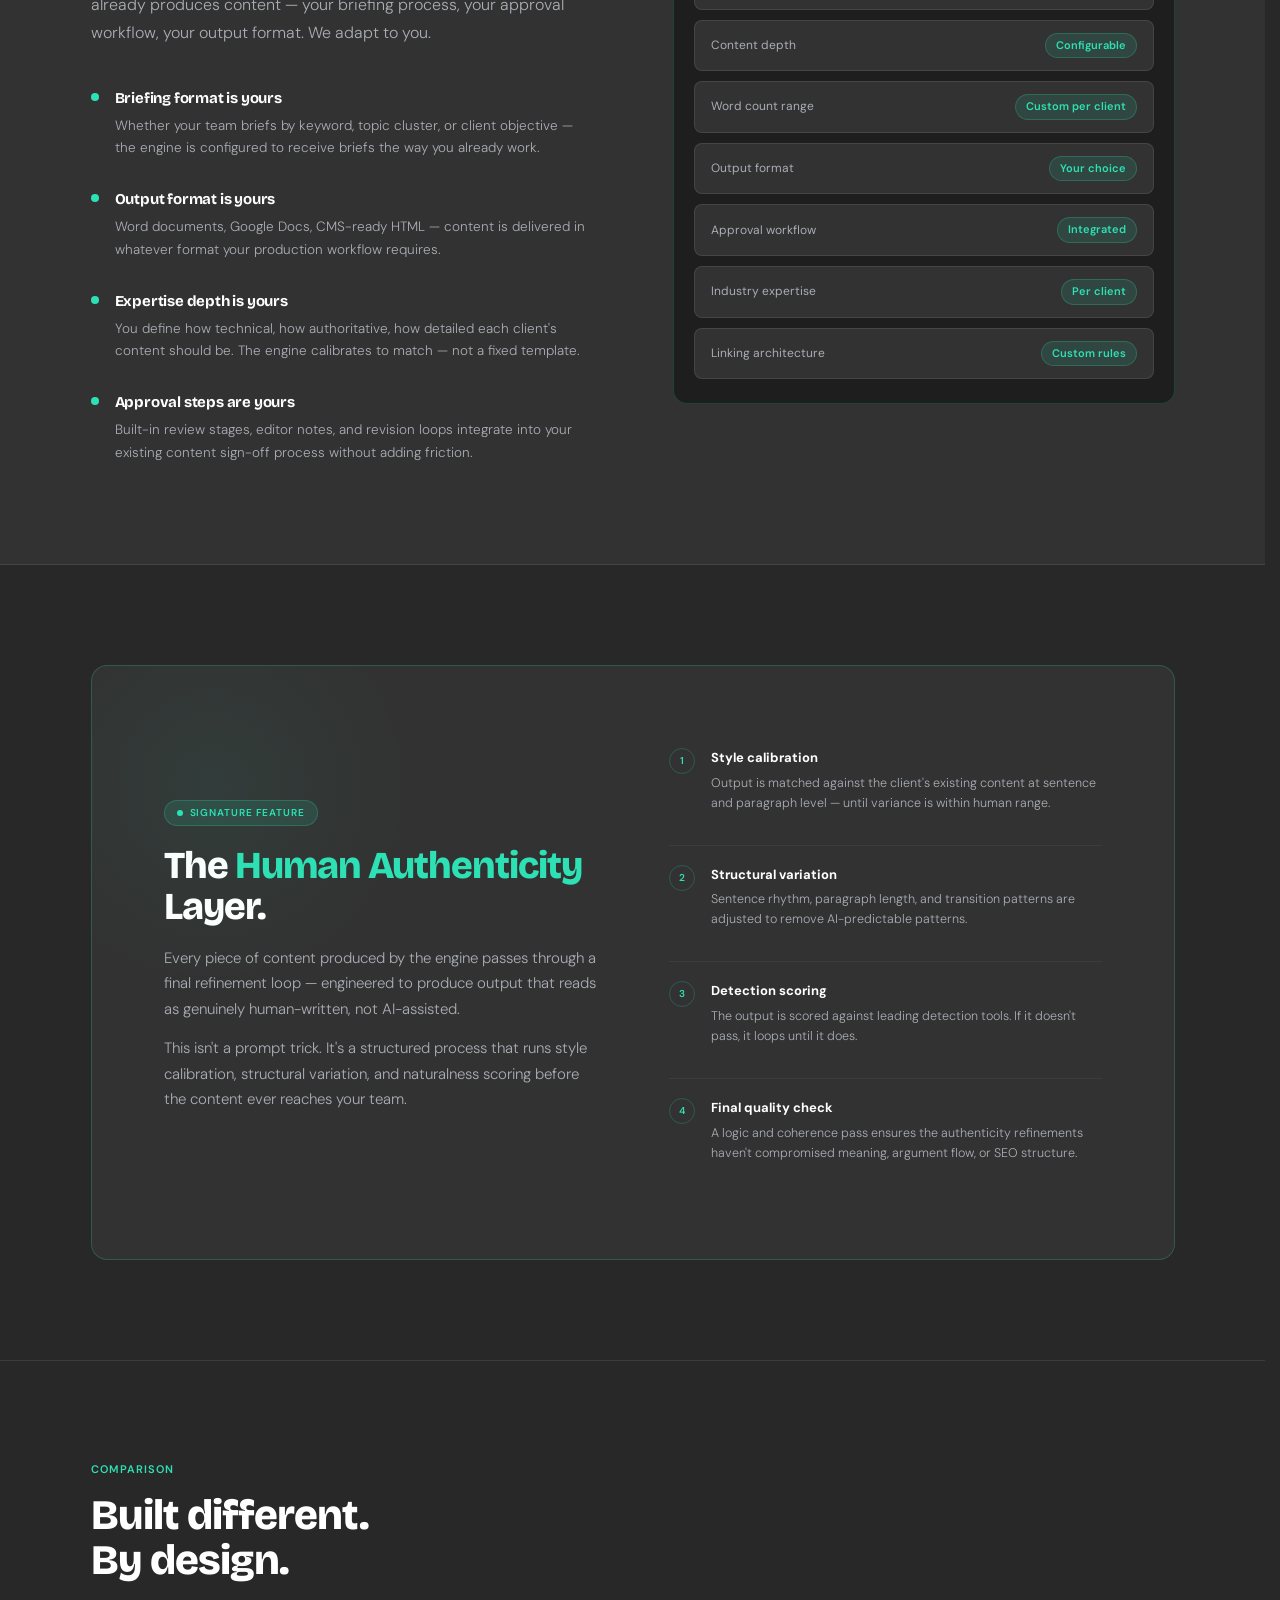
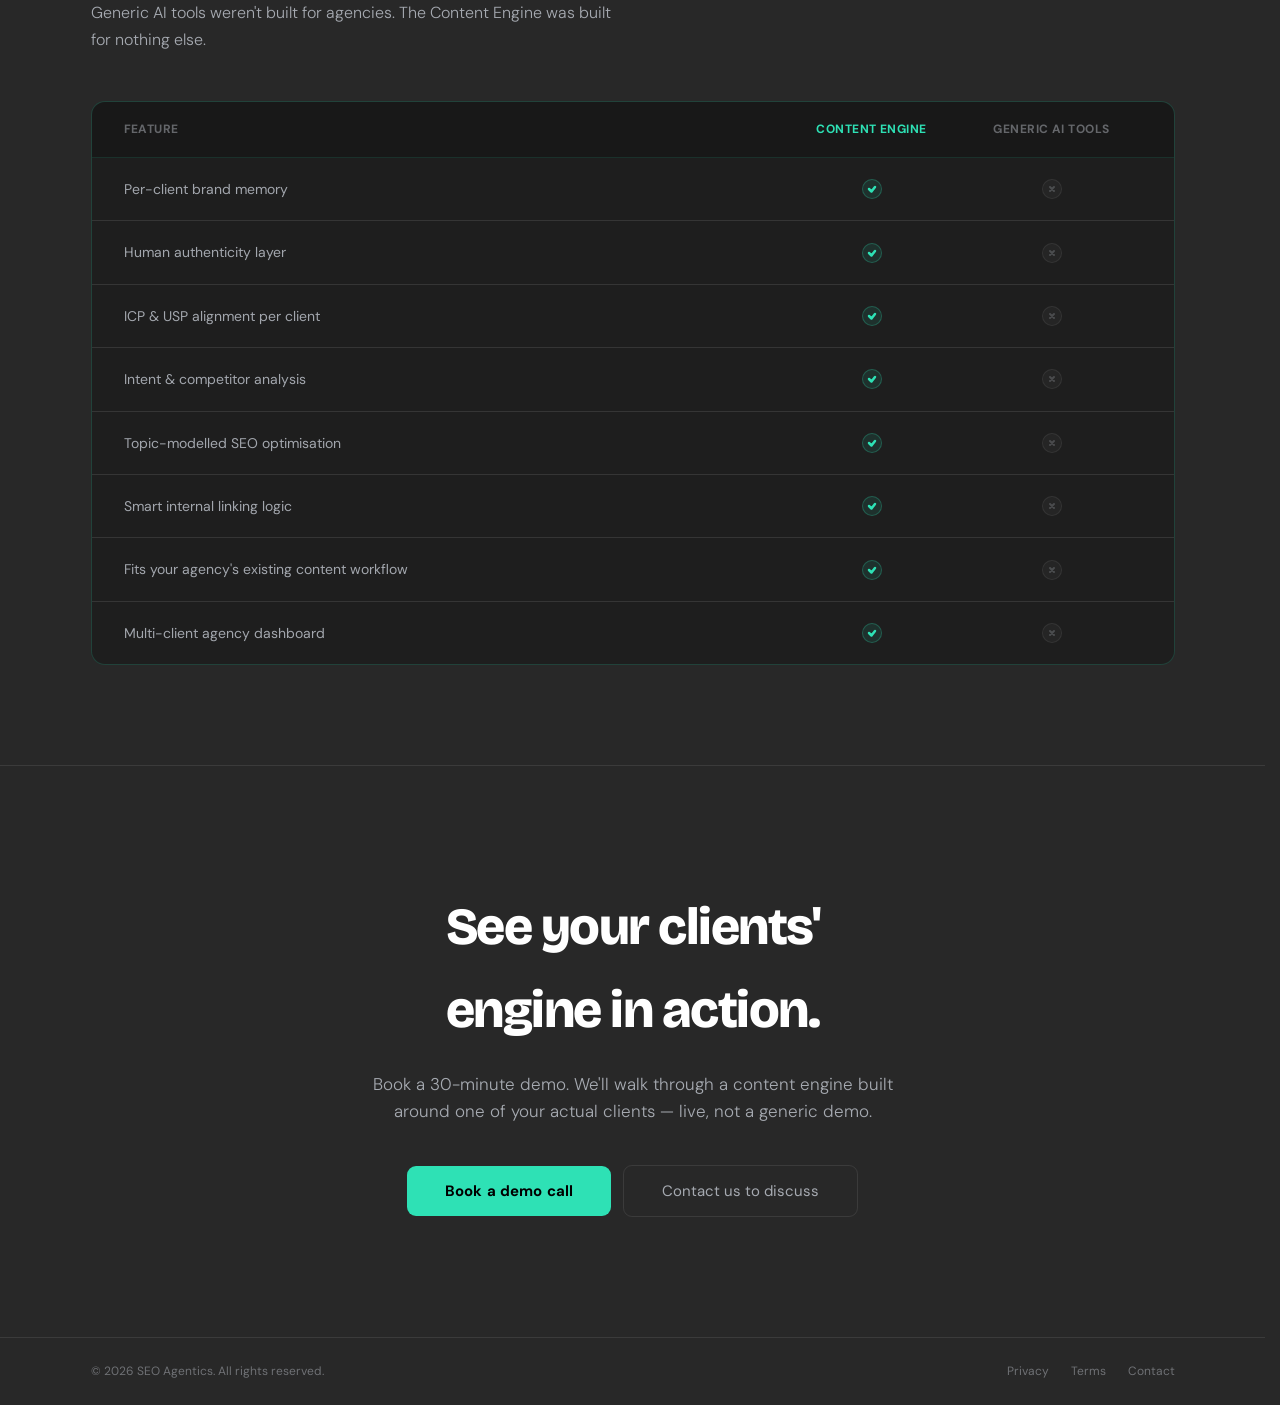
<file: content-engine.html>
<!DOCTYPE html>
<html lang="en">
  <head>
    <meta charset="utf-8" />
    <meta name="viewport" content="width=device-width, initial-scale=1" />
    <title>Content Engine — SEO Agentics</title>
    <meta name="description" content="Per-client AI content engines with brand memory, RAG, and human-quality output." />
    <meta name="theme-color" content="#282828" />
    <link rel="preconnect" href="https://fonts.googleapis.com" />
    <link rel="preconnect" href="https://fonts.gstatic.com" crossorigin />
    <link href="https://fonts.googleapis.com/css2?family=Bricolage+Grotesque:opsz,wght@12..96,300;12..96,400;12..96,500;12..96,700;12..96,800&amp;family=DM+Sans:ital,opsz,wght@0,9..40,300;0,9..40,400;0,9..40,500;1,9..40,300&amp;display=swap" rel="stylesheet" />
    <link rel="stylesheet" href="css/marketing.css" />
  </head>
  <body data-page="content-engine">
    <div id="header-include"></div>

<!-- HERO -->
<section id="page-main" class="hero">
  <div class="container">
    <div class="hero-inner">

      <div class="hero-breadcrumb fade-up">
        <a href="index.html">Home</a>
        <span>→</span>
        <span>Content Engine</span>
      </div>

      <div class="hero-badge fade-up">
        <span class="badge-pulse"></span>
        Content engine
      </div>

      <h1 class="fade-up fade-up-delay-1">
        Every client's voice.<br><span class="accent">Engineered to rank.</span>
      </h1>

      <p class="hero-sub fade-up fade-up-delay-2">
        Not a writing tool. A content engine built specifically around each client — their brand, their audience, their expertise. SEO-optimised from the ground up, and indistinguishable from human writing.
      </p>

      <div class="hero-actions fade-up fade-up-delay-2">
        <button type="button" class="btn-hero">Book a Demo</button>
        <button type="button" class="btn-how">See it in action <span>→</span></button>
      </div>

      <div class="hero-video-wrap fade-up fade-up-delay-3">
        <div class="video-chrome">
          <div class="chrome-dot"></div>
          <div class="chrome-dot"></div>
          <div class="chrome-dot"></div>
          <span class="chrome-label">Content Engine — full walkthrough</span>
        </div>
        <div class="video-thumbnail">
          <div class="thumb-grid">
            <div class="thumb-sidebar">
              <div class="thumb-nav-item active"></div>
              <div class="thumb-nav-item"></div>
              <div class="thumb-nav-item"></div>
              <div class="thumb-nav-item"></div>
              <div class="thumb-nav-item"></div>
            </div>
            <div class="thumb-main">
              <div class="thumb-top-row">
                <div class="thumb-pill"></div>
              </div>
              <div class="thumb-row m"></div>
              <div class="thumb-row s"></div>
              <div class="thumb-row m"></div>
              <div class="thumb-row" style="width:38%"></div>
              <div class="thumb-stats">
                <div class="thumb-stat-box hl">47</div>
                <div class="thumb-stat-box hl">0%</div>
                <div class="thumb-stat-box">1.2k</div>
              </div>
            </div>
          </div>
          <div class="video-overlay">
            <div class="play-btn">
              <svg viewBox="0 0 24 24"><path d="M8 5v14l11-7z"/></svg>
            </div>
          </div>
        </div>
        <div class="video-caption">8 min walkthrough · From client setup to published content</div>
      </div>

    </div>
  </div>
</section>

<!-- VIDEO MODAL -->
<div class="video-modal" id="videoModal">
  <div class="modal-inner">
    <button type="button" class="modal-close" aria-label="Close video">×</button>
    <div class="modal-video-frame">
      <div class="modal-placeholder">
        <svg width="56" height="56" viewBox="0 0 56 56" fill="none">
          <circle cx="28" cy="28" r="27" stroke="rgba(46,225,181,0.3)" stroke-width="1"/>
          <path d="M22 20v16l14-8z" fill="rgba(46,225,181,0.5)"/>
        </svg>
        <p style="color: var(--text-faint); font-size:14px; margin-top:16px;">Replace with your video embed or hosted URL.</p>
      </div>
    </div>
  </div>
</div>

<!-- ENGINE LAYERS -->
<section class="layers-section">
  <div class="container">
    <div class="layers-header">
      <div class="section-label fade-up">How it works</div>
      <h2 class="section-h2 fade-up fade-up-delay-1">Six layers. One<br>engine per client.</h2>
      <p class="section-sub fade-up fade-up-delay-2">Most tools generate content. The Content Engine builds an understanding of each client first — then generates from that foundation, every time.</p>
    </div>
    <div class="layers-grid fade-up">

      <div class="layer-row">
        <div class="layer-num">01</div>
        <div class="layer-title-col">
          <div class="layer-icon">
            <svg viewBox="0 0 20 20"><path d="M10 10a3 3 0 100-6 3 3 0 000 6z"/><path d="M4 18c0-3.3 2.7-6 6-6s6 2.7 6 6"/><circle cx="16" cy="6" r="2"/><path d="M18 10c-1 0-2.5.5-3 1.5"/></svg>
          </div>
          <div class="layer-title">ICP & USP alignment</div>
        </div>
        <div class="layer-body">
          <div class="layer-tag">Brand strategy layer</div>
          <p>Before writing a word, the engine understands who the client is selling to and what makes them the right choice. Every piece of content is angled to position the client as the solution for their ideal customer — not just topically relevant, but strategically aligned.</p>
        </div>
      </div>

      <div class="layer-row">
        <div class="layer-num">02</div>
        <div class="layer-title-col">
          <div class="layer-icon">
            <svg viewBox="0 0 20 20"><path d="M4 6h12M4 10h12M4 14h8"/><path d="M15 13l2 2 3-3"/></svg>
          </div>
          <div class="layer-title">Style matching</div>
        </div>
        <div class="layer-body">
          <div class="layer-tag">Voice consistency layer</div>
          <p>The engine is trained on each client's existing published content — their sentence structures, vocabulary, tone, and formatting preferences. New content slots seamlessly into their library. No tonal drift. No inconsistency. No editing to make it sound like them.</p>
        </div>
      </div>

      <div class="layer-row">
        <div class="layer-num">03</div>
        <div class="layer-title-col">
          <div class="layer-icon">
            <svg viewBox="0 0 20 20"><circle cx="10" cy="10" r="7"/><path d="M10 6v4l3 2"/><path d="M3 3l3 3M14 3l3 3"/></svg>
          </div>
          <div class="layer-title">Intent & competitor analysis</div>
        </div>
        <div class="layer-body">
          <div class="layer-tag">SEO intelligence layer</div>
          <p>Every brief is informed by what's actually ranking — not just keyword volume. The engine analyses search intent, reviews top-performing competitor content, and identifies the gaps and angles that give each piece a genuine ranking advantage before a single word is written.</p>
        </div>
      </div>

      <div class="layer-row">
        <div class="layer-num">04</div>
        <div class="layer-title-col">
          <div class="layer-icon">
            <svg viewBox="0 0 20 20"><path d="M4 4h12v12H4z" rx="2"/><path d="M8 9h4M8 12h2"/><circle cx="15" cy="5" r="3" fill="none"/><path d="M14 5h2M15 4v2"/></svg>
          </div>
          <div class="layer-title">Topic-modelled optimisation</div>
        </div>
        <div class="layer-body">
          <div class="layer-tag">Semantic SEO layer</div>
          <p>Content is structured around topic modelling data — not just primary keywords. Each piece covers the semantic territory the algorithm expects, with entity relationships and supporting concepts built in. Content that ranks for the topic, not just the phrase.</p>
        </div>
      </div>

      <div class="layer-row">
        <div class="layer-num">05</div>
        <div class="layer-title-col">
          <div class="layer-icon">
            <svg viewBox="0 0 20 20"><path d="M4 10h12M10 4l6 6-6 6"/><path d="M7 7l-3 3 3 3"/></svg>
          </div>
          <div class="layer-title">Smart internal linking</div>
        </div>
        <div class="layer-body">
          <div class="layer-tag">Architecture layer</div>
          <p>Internal and external links are recommended and added based on the client's content architecture — target pages, landing pages, pillar content, supporting articles, and internal linking rules. Every piece contributes to the site's authority structure, not just its own ranking.</p>
        </div>
      </div>

      <div class="layer-row">
        <div class="layer-num">06</div>
        <div class="layer-title-col">
          <div class="layer-icon">
            <svg viewBox="0 0 20 20"><path d="M10 2L14 6H17V9L20 10L17 11V14H14L10 18L6 14H3V11L0 10L3 9V6H6L10 2Z" stroke-linejoin="round"/></svg>
          </div>
          <div class="layer-title">Human authenticity layer</div>
        </div>
        <div class="layer-body">
          <div class="layer-tag">Detection-proof layer</div>
          <p>The final pass. Every output runs through a refinement loop that calibrates sentence-level variation, structural unpredictability, and stylistic naturalness. The result isn't gamed to pass detection — it's written well enough that detection isn't a concern. Genuinely human-quality, every time.</p>
        </div>
      </div>

    </div>
  </div>
</section>

<!-- WORKFLOW FIT -->
<section class="workflow-section">
  <div class="container">
    <div class="workflow-inner">
      <div>
        <div class="section-label fade-up">Built around you</div>
        <h2 class="section-h2 fade-up fade-up-delay-1">Fits your agency.<br>Not the other way around.</h2>
        <p class="section-sub fade-up fade-up-delay-2">Every Content Engine is configured to match how your agency already produces content — your briefing process, your approval workflow, your output format. We adapt to you.</p>
        <div class="workflow-points fade-up fade-up-delay-2">
          <div class="workflow-point">
            <div class="wp-dot"></div>
            <div class="wp-text">
              <h4>Briefing format is yours</h4>
              <p>Whether your team briefs by keyword, topic cluster, or client objective — the engine is configured to receive briefs the way you already work.</p>
            </div>
          </div>
          <div class="workflow-point">
            <div class="wp-dot"></div>
            <div class="wp-text">
              <h4>Output format is yours</h4>
              <p>Word documents, Google Docs, CMS-ready HTML — content is delivered in whatever format your production workflow requires.</p>
            </div>
          </div>
          <div class="workflow-point">
            <div class="wp-dot"></div>
            <div class="wp-text">
              <h4>Expertise depth is yours</h4>
              <p>You define how technical, how authoritative, how detailed each client's content should be. The engine calibrates to match — not a fixed template.</p>
            </div>
          </div>
          <div class="workflow-point">
            <div class="wp-dot"></div>
            <div class="wp-text">
              <h4>Approval steps are yours</h4>
              <p>Built-in review stages, editor notes, and revision loops integrate into your existing content sign-off process without adding friction.</p>
            </div>
          </div>
        </div>
      </div>
      <div class="workflow-visual fade-up fade-up-delay-1">
        <div class="wv-header">
          <div class="wv-dot"></div><div class="wv-dot"></div><div class="wv-dot"></div>
          Client engine configuration
        </div>
        <div class="wv-body">
          <div class="wv-row">
            <div class="wv-row-label">Brief format</div>
            <div class="wv-row-val">Your format</div>
          </div>
          <div class="wv-row">
            <div class="wv-row-label">Content depth</div>
            <div class="wv-row-val">Configurable</div>
          </div>
          <div class="wv-row">
            <div class="wv-row-label">Word count range</div>
            <div class="wv-row-val">Custom per client</div>
          </div>
          <div class="wv-row">
            <div class="wv-row-label">Output format</div>
            <div class="wv-row-val">Your choice</div>
          </div>
          <div class="wv-row">
            <div class="wv-row-label">Approval workflow</div>
            <div class="wv-row-val">Integrated</div>
          </div>
          <div class="wv-row">
            <div class="wv-row-label">Industry expertise</div>
            <div class="wv-row-val">Per client</div>
          </div>
          <div class="wv-row">
            <div class="wv-row-label">Linking architecture</div>
            <div class="wv-row-val">Custom rules</div>
          </div>
        </div>
      </div>
    </div>
  </div>
</section>

<!-- HUMAN AUTHENTICITY LAYER CALLOUT -->
<section class="auth-section">
  <div class="container">
    <div class="auth-inner fade-up">
      <div class="auth-glow"></div>
      <div>
        <div class="auth-badge">
          <span class="badge-pulse"></span>
          Signature feature
        </div>
        <h2>The <em>Human Authenticity</em> Layer.</h2>
        <p>Every piece of content produced by the engine passes through a final refinement loop — engineered to produce output that reads as genuinely human-written, not AI-assisted.</p>
        <p>This isn't a prompt trick. It's a structured process that runs style calibration, structural variation, and naturalness scoring before the content ever reaches your team.</p>
      </div>
      <div class="auth-steps">
        <div class="auth-step">
          <div class="auth-step-n">1</div>
          <div>
            <h4>Style calibration</h4>
            <p>Output is matched against the client's existing content at sentence and paragraph level — until variance is within human range.</p>
          </div>
        </div>
        <div class="auth-step">
          <div class="auth-step-n">2</div>
          <div>
            <h4>Structural variation</h4>
            <p>Sentence rhythm, paragraph length, and transition patterns are adjusted to remove AI-predictable patterns.</p>
          </div>
        </div>
        <div class="auth-step">
          <div class="auth-step-n">3</div>
          <div>
            <h4>Detection scoring</h4>
            <p>The output is scored against leading detection tools. If it doesn't pass, it loops until it does.</p>
          </div>
        </div>
        <div class="auth-step">
          <div class="auth-step-n">4</div>
          <div>
            <h4>Final quality check</h4>
            <p>A logic and coherence pass ensures the authenticity refinements haven't compromised meaning, argument flow, or SEO structure.</p>
          </div>
        </div>
      </div>
    </div>
  </div>
</section>

<!-- COMPARISON TABLE -->
<section class="comparison-section">
  <div class="container">
    <div class="section-label fade-up">Comparison</div>
    <h2 class="section-h2 fade-up fade-up-delay-1">Built different.<br>By design.</h2>
    <p class="section-sub fade-up fade-up-delay-2">Generic AI tools weren't built for agencies. The Content Engine was built for nothing else.</p>
    <div class="comparison-table fade-up">
      <div class="ct-header">
        <div class="ct-header-cell">Feature</div>
        <div class="ct-header-cell us">Content Engine</div>
        <div class="ct-header-cell them">Generic AI tools</div>
      </div>
      <div class="ct-row"><div class="ct-feature">Per-client brand memory</div><div class="ct-val"><div class="ct-yes-icon"><svg viewBox="0 0 10 10"><path d="M2 5l2.5 2.5L8 3"/></svg></div></div><div class="ct-val"><div class="ct-no-icon"><svg viewBox="0 0 10 10"><path d="M3 3l4 4M7 3l-4 4"/></svg></div></div></div>
      <div class="ct-row"><div class="ct-feature">Human authenticity layer</div><div class="ct-val"><div class="ct-yes-icon"><svg viewBox="0 0 10 10"><path d="M2 5l2.5 2.5L8 3"/></svg></div></div><div class="ct-val"><div class="ct-no-icon"><svg viewBox="0 0 10 10"><path d="M3 3l4 4M7 3l-4 4"/></svg></div></div></div>
      <div class="ct-row"><div class="ct-feature">ICP & USP alignment per client</div><div class="ct-val"><div class="ct-yes-icon"><svg viewBox="0 0 10 10"><path d="M2 5l2.5 2.5L8 3"/></svg></div></div><div class="ct-val"><div class="ct-no-icon"><svg viewBox="0 0 10 10"><path d="M3 3l4 4M7 3l-4 4"/></svg></div></div></div>
      <div class="ct-row"><div class="ct-feature">Intent & competitor analysis</div><div class="ct-val"><div class="ct-yes-icon"><svg viewBox="0 0 10 10"><path d="M2 5l2.5 2.5L8 3"/></svg></div></div><div class="ct-val"><div class="ct-no-icon"><svg viewBox="0 0 10 10"><path d="M3 3l4 4M7 3l-4 4"/></svg></div></div></div>
      <div class="ct-row"><div class="ct-feature">Topic-modelled SEO optimisation</div><div class="ct-val"><div class="ct-yes-icon"><svg viewBox="0 0 10 10"><path d="M2 5l2.5 2.5L8 3"/></svg></div></div><div class="ct-val"><div class="ct-no-icon"><svg viewBox="0 0 10 10"><path d="M3 3l4 4M7 3l-4 4"/></svg></div></div></div>
      <div class="ct-row"><div class="ct-feature">Smart internal linking logic</div><div class="ct-val"><div class="ct-yes-icon"><svg viewBox="0 0 10 10"><path d="M2 5l2.5 2.5L8 3"/></svg></div></div><div class="ct-val"><div class="ct-no-icon"><svg viewBox="0 0 10 10"><path d="M3 3l4 4M7 3l-4 4"/></svg></div></div></div>
      <div class="ct-row"><div class="ct-feature">Fits your agency's existing content workflow</div><div class="ct-val"><div class="ct-yes-icon"><svg viewBox="0 0 10 10"><path d="M2 5l2.5 2.5L8 3"/></svg></div></div><div class="ct-val"><div class="ct-no-icon"><svg viewBox="0 0 10 10"><path d="M3 3l4 4M7 3l-4 4"/></svg></div></div></div>
      <div class="ct-row"><div class="ct-feature">Multi-client agency dashboard</div><div class="ct-val"><div class="ct-yes-icon"><svg viewBox="0 0 10 10"><path d="M2 5l2.5 2.5L8 3"/></svg></div></div><div class="ct-val"><div class="ct-no-icon"><svg viewBox="0 0 10 10"><path d="M3 3l4 4M7 3l-4 4"/></svg></div></div></div>
    </div>
  </div>
</section>

<!-- CTA -->
<section class="cta-section">
  <div class="container">
    <h2 class="fade-up">See your clients'<br>engine in action.</h2>
    <p class="fade-up fade-up-delay-1">Book a 30-minute demo. We'll walk through a content engine built around one of your actual clients — live, not a generic demo.</p>
    <div class="cta-row fade-up fade-up-delay-2">
      <button type="button" class="btn-cta">Book a demo call</button>
      <button type="button" class="btn-cta-ghost">Contact us to discuss</button>
    </div>
  </div>
</section>

<!-- FOOTER -->

    <div id="footer-include"></div>
    <script src="js/includes.js"></script>
  </body>
</html>
</file>
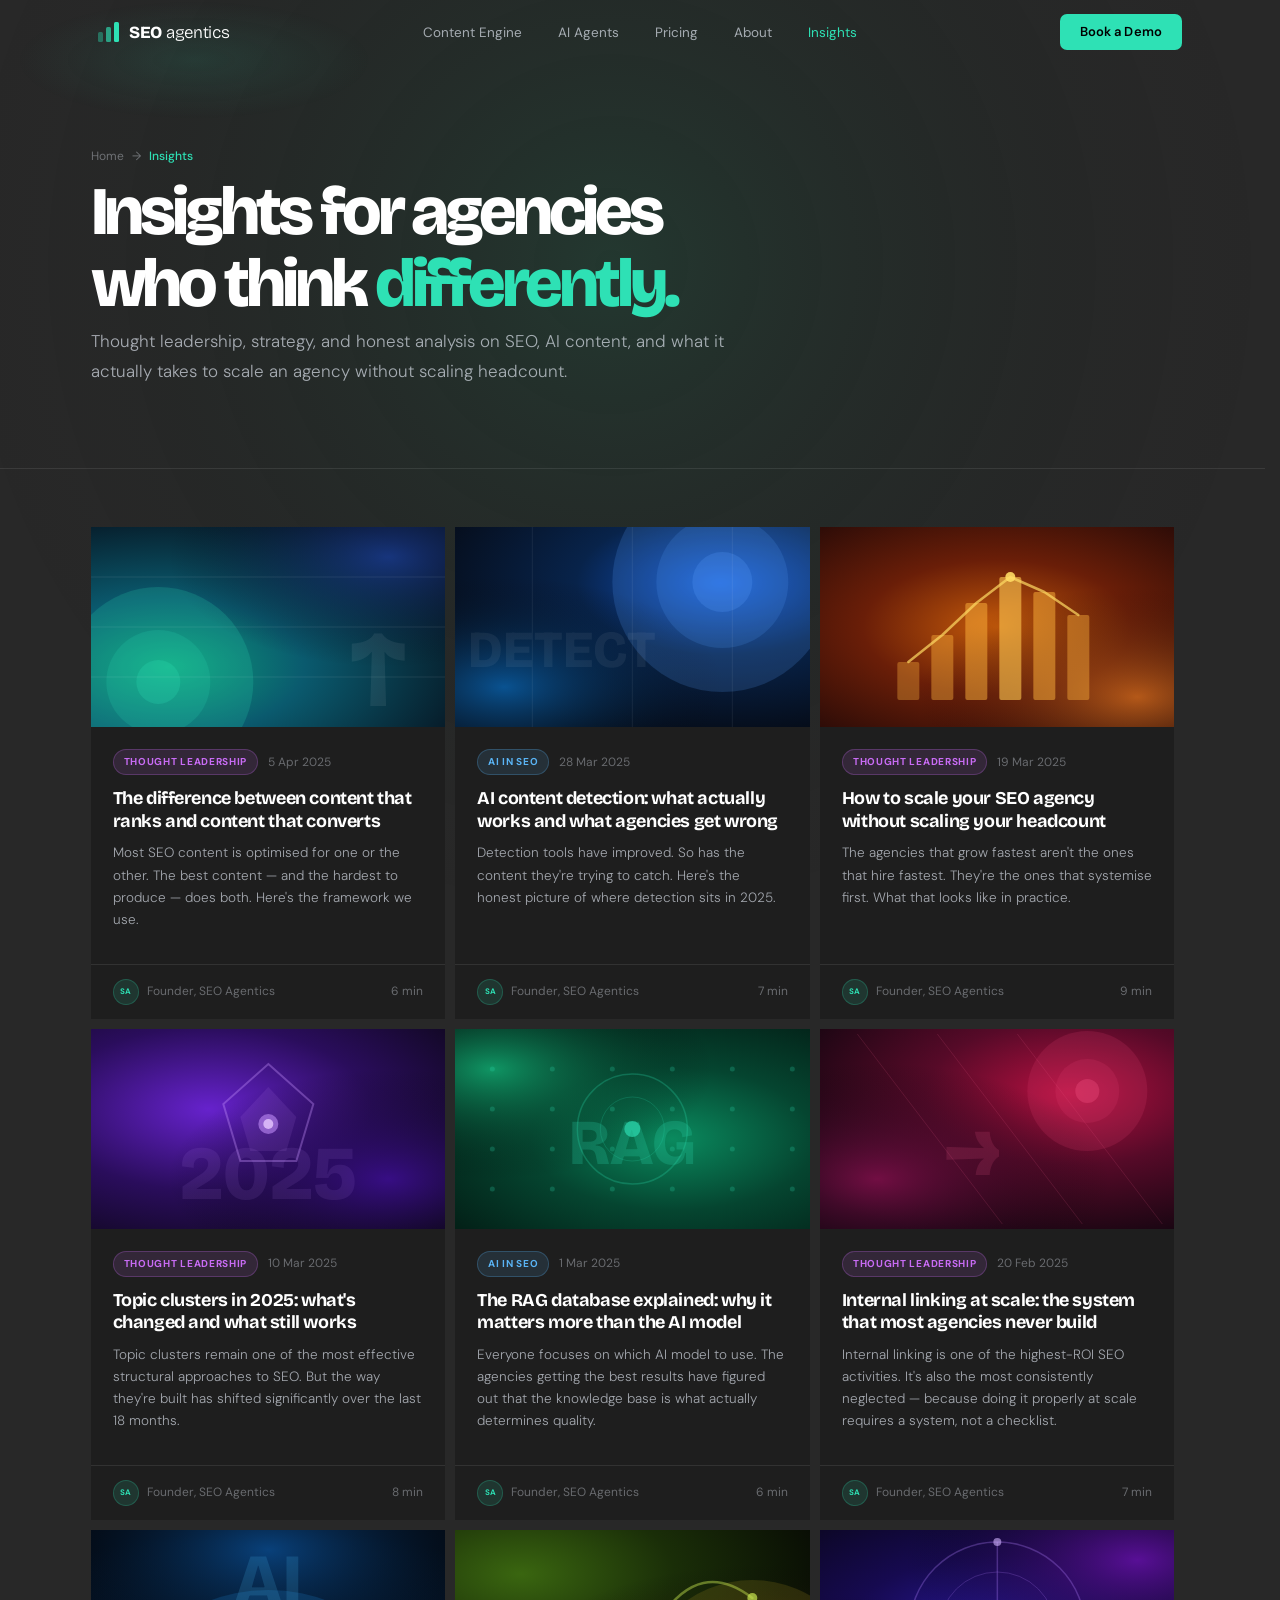
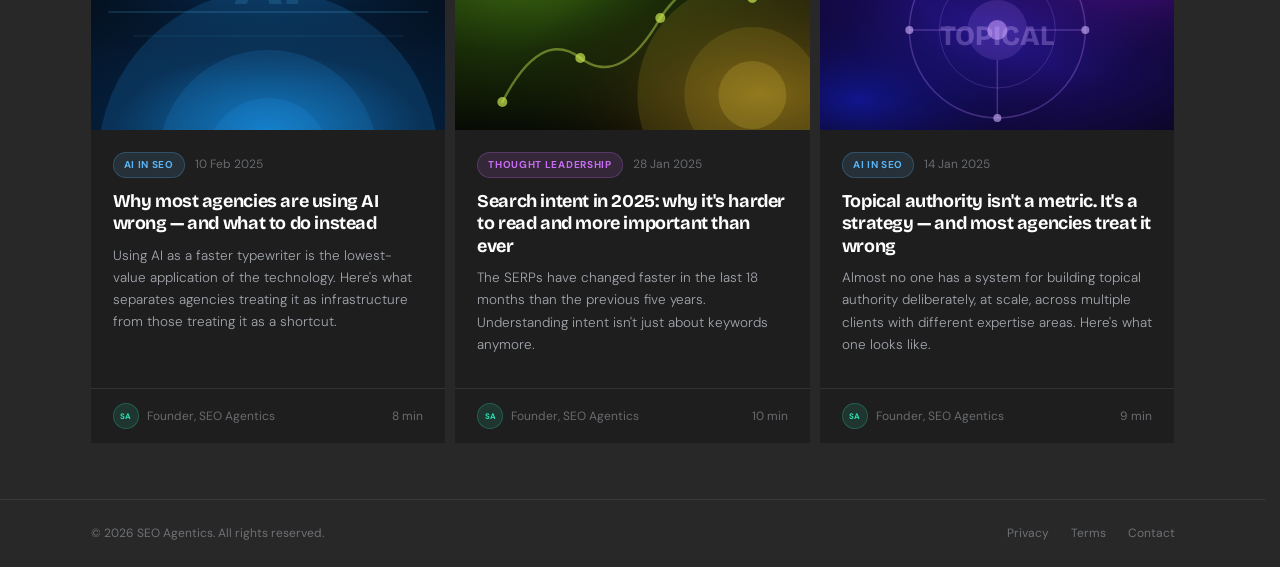
<file: insights.html>
<!DOCTYPE html>
<html lang="en">
  <head>
    <meta charset="utf-8" />
    <meta name="viewport" content="width=device-width, initial-scale=1" />
    <script>
      if ("scrollRestoration" in history) history.scrollRestoration = "manual";
    </script>
    <title>Insights — SEO Agentics</title>
    <meta name="description" content="Thought leadership on SEO, AI content, and scaling an agency." />
    <meta name="theme-color" content="#282828" />
    <link rel="preconnect" href="https://fonts.googleapis.com" />
    <link rel="preconnect" href="https://fonts.gstatic.com" crossorigin />
    <link href="https://fonts.googleapis.com/css2?family=Bricolage+Grotesque:opsz,wght@12..96,300;12..96,400;12..96,500;12..96,700;12..96,800&amp;family=DM+Sans:ital,opsz,wght@0,9..40,300;0,9..40,400;0,9..40,500;1,9..40,300&amp;display=swap" rel="stylesheet" />
    <link rel="stylesheet" href="css/marketing.css" />
    <link rel="stylesheet" href="css/insights-list.css" />
  </head>
  <body data-page="insights">
    <div id="header-include"></div>

<section id="page-main" class="hero hero--insights">
  <div style="margin-top: 70px; margin-bottom: 70px;" class="container">
    <div class="hero-breadcrumb fade-up">
      <a href="index.html">Home</a>
      <span class="hero-breadcrumb-sep" aria-hidden="true">→</span>
      <span class="hero-breadcrumb-current">Insights</span>
    </div>
    <h1 class="fade-up fade-up-delay-1">
      Insights for agencies<br />
      who think <em>differently.</em>
    </h1>
    <p class="hero-sub fade-up fade-up-delay-2">
      Thought leadership, strategy, and honest analysis on SEO, AI content, and what it actually takes to scale an agency without scaling headcount.
    </p>
  </div>
</section>

<section style="margin-top: 30px;" class="blog-section">
  <div class="container">
    <div class="blog-grid">

      <!-- 1: Vivid teal-to-cobalt -->
      <a class="article-card" href="blog/example-post.html">
        <div class="card-image">
          <svg viewBox="0 0 400 200" xmlns="http://www.w3.org/2000/svg" preserveAspectRatio="xMidYMid slice">
            <defs>
              <radialGradient id="g1a" cx="25%" cy="70%" r="85%">
                <stop offset="0%" stop-color="#0d9e7a"/>
                <stop offset="40%" stop-color="#0a5a6e"/>
                <stop offset="100%" stop-color="#060e1a"/>
              </radialGradient>
              <radialGradient id="g1b" cx="80%" cy="15%" r="55%">
                <stop offset="0%" stop-color="#1a3a8c" stop-opacity="0.85"/>
                <stop offset="100%" stop-color="#060e1a" stop-opacity="0"/>
              </radialGradient>
            </defs>
            <rect width="400" height="200" fill="url(#g1a)"/>
            <rect width="400" height="200" fill="url(#g1b)"/>
            <circle cx="90" cy="155" r="95" fill="rgba(46,225,181,0.18)"/>
            <circle cx="90" cy="155" r="52" fill="rgba(46,225,181,0.16)"/>
            <circle cx="90" cy="155" r="22" fill="rgba(46,225,181,0.22)"/>
            <line x1="0" y1="50" x2="400" y2="50" stroke="rgba(255,255,255,0.08)" stroke-width="1"/>
            <line x1="0" y1="100" x2="400" y2="100" stroke="rgba(255,255,255,0.08)" stroke-width="1"/>
            <line x1="0" y1="150" x2="400" y2="150" stroke="rgba(255,255,255,0.08)" stroke-width="1"/>
            <text x="310" y="150" font-family="Bricolage Grotesque,sans-serif" font-size="110" font-weight="800" fill="rgba(255,255,255,0.07)" text-anchor="middle" dominant-baseline="middle">&#8593;</text>
          </svg>
        </div>
        <div class="card-body">
          <div class="card-meta"><span class="cat-tag cat-tl">Thought leadership</span><span class="card-date">5 Apr 2025</span></div>
          <div class="card-title">The difference between content that ranks and content that converts</div>
          <div class="card-excerpt">Most SEO content is optimised for one or the other. The best content &#8212; and the hardest to produce &#8212; does both. Here's the framework we use.</div>
        </div>
        <div class="card-footer">
          <div class="card-author"><div class="author-avatar">SA</div><span class="author-name">Founder, SEO Agentics</span></div>
          <span class="card-read-time">6 min</span>
        </div>
      </a>

      <!-- 2: Bright electric blue -->
      <a class="article-card" href="blog/example-post.html">
        <div class="card-image">
          <svg viewBox="0 0 400 200" xmlns="http://www.w3.org/2000/svg" preserveAspectRatio="xMidYMid slice">
            <defs>
              <radialGradient id="g2a" cx="72%" cy="28%" r="80%">
                <stop offset="0%" stop-color="#1155cc"/>
                <stop offset="45%" stop-color="#08234a"/>
                <stop offset="100%" stop-color="#050a14"/>
              </radialGradient>
              <radialGradient id="g2b" cx="18%" cy="80%" r="55%">
                <stop offset="0%" stop-color="#0a5a9e" stop-opacity="0.9"/>
                <stop offset="100%" stop-color="#050a14" stop-opacity="0"/>
              </radialGradient>
            </defs>
            <rect width="400" height="200" fill="url(#g2a)"/>
            <rect width="400" height="200" fill="url(#g2b)"/>
            <circle cx="290" cy="55" r="110" fill="rgba(90,160,255,0.18)"/>
            <circle cx="290" cy="55" r="66" fill="rgba(90,160,255,0.16)"/>
            <circle cx="290" cy="55" r="30" fill="rgba(90,160,255,0.22)"/>
            <line x1="100" y1="0" x2="100" y2="200" stroke="rgba(255,255,255,0.07)" stroke-width="1"/>
            <line x1="200" y1="0" x2="200" y2="200" stroke="rgba(255,255,255,0.07)" stroke-width="1"/>
            <line x1="300" y1="0" x2="300" y2="200" stroke="rgba(255,255,255,0.07)" stroke-width="1"/>
            <text x="130" y="140" font-family="Bricolage Grotesque,sans-serif" font-size="52" font-weight="800" fill="rgba(255,255,255,0.06)" text-anchor="middle">DETECT</text>
          </svg>
        </div>
        <div class="card-body">
          <div class="card-meta"><span class="cat-tag cat-ai">AI in SEO</span><span class="card-date">28 Mar 2025</span></div>
          <div class="card-title">AI content detection: what actually works and what agencies get wrong</div>
          <div class="card-excerpt">Detection tools have improved. So has the content they're trying to catch. Here's the honest picture of where detection sits in 2025.</div>
        </div>
        <div class="card-footer">
          <div class="card-author"><div class="author-avatar">SA</div><span class="author-name">Founder, SEO Agentics</span></div>
          <span class="card-read-time">7 min</span>
        </div>
      </a>

      <!-- 3: Hot amber-to-burnt orange -->
      <a class="article-card" href="blog/example-post.html">
        <div class="card-image">
          <svg viewBox="0 0 400 200" xmlns="http://www.w3.org/2000/svg" preserveAspectRatio="xMidYMid slice">
            <defs>
              <radialGradient id="g3a" cx="50%" cy="50%" r="80%">
                <stop offset="0%" stop-color="#c45a0a"/>
                <stop offset="42%" stop-color="#6a1e08"/>
                <stop offset="100%" stop-color="#160507"/>
              </radialGradient>
              <radialGradient id="g3b" cx="85%" cy="85%" r="55%">
                <stop offset="0%" stop-color="#e07520" stop-opacity="0.7"/>
                <stop offset="100%" stop-color="#160507" stop-opacity="0"/>
              </radialGradient>
            </defs>
            <rect width="400" height="200" fill="url(#g3a)"/>
            <rect width="400" height="200" fill="url(#g3b)"/>
            <rect x="100" y="135" width="22" height="38" fill="rgba(255,180,60,0.35)" rx="2"/>
            <rect x="134" y="108" width="22" height="65" fill="rgba(255,180,60,0.42)" rx="2"/>
            <rect x="168" y="76" width="22" height="97" fill="rgba(255,180,60,0.5)" rx="2"/>
            <rect x="202" y="50" width="22" height="123" fill="rgba(255,200,80,0.6)" rx="2"/>
            <rect x="236" y="65" width="22" height="108" fill="rgba(255,180,60,0.5)" rx="2"/>
            <rect x="270" y="88" width="22" height="85" fill="rgba(255,180,60,0.42)" rx="2"/>
            <polyline points="111,135 145,108 179,76 213,50 247,65 281,88" fill="none" stroke="rgba(255,220,100,0.7)" stroke-width="2.5" stroke-linecap="round" stroke-linejoin="round"/>
            <circle cx="213" cy="50" r="5" fill="rgba(255,220,100,0.9)"/>
          </svg>
        </div>
        <div class="card-body">
          <div class="card-meta"><span class="cat-tag cat-tl">Thought leadership</span><span class="card-date">19 Mar 2025</span></div>
          <div class="card-title">How to scale your SEO agency without scaling your headcount</div>
          <div class="card-excerpt">The agencies that grow fastest aren't the ones that hire fastest. They're the ones that systemise first. What that looks like in practice.</div>
        </div>
        <div class="card-footer">
          <div class="card-author"><div class="author-avatar">SA</div><span class="author-name">Founder, SEO Agentics</span></div>
          <span class="card-read-time">9 min</span>
        </div>
      </a>

      <!-- 4: Vivid violet -->
      <a class="article-card" href="blog/example-post.html">
        <div class="card-image">
          <svg viewBox="0 0 400 200" xmlns="http://www.w3.org/2000/svg" preserveAspectRatio="xMidYMid slice">
            <defs>
              <radialGradient id="g4a" cx="35%" cy="40%" r="85%">
                <stop offset="0%" stop-color="#6622cc"/>
                <stop offset="48%" stop-color="#2a0d5c"/>
                <stop offset="100%" stop-color="#090610"/>
              </radialGradient>
              <radialGradient id="g4b" cx="80%" cy="75%" r="55%">
                <stop offset="0%" stop-color="#3a0e8c" stop-opacity="0.9"/>
                <stop offset="100%" stop-color="#090610" stop-opacity="0"/>
              </radialGradient>
            </defs>
            <rect width="400" height="200" fill="url(#g4a)"/>
            <rect width="400" height="200" fill="url(#g4b)"/>
            <polygon points="200,35 245,75 228,132 172,132 155,75" fill="none" stroke="rgba(200,150,255,0.35)" stroke-width="2"/>
            <polygon points="200,58 228,88 218,122 182,122 172,88" fill="rgba(200,150,255,0.1)"/>
            <circle cx="200" cy="95" r="10" fill="rgba(200,150,255,0.55)"/>
            <circle cx="200" cy="95" r="5" fill="rgba(230,200,255,0.8)"/>
            <text x="200" y="170" font-family="Bricolage Grotesque,sans-serif" font-size="76" font-weight="800" fill="rgba(200,150,255,0.1)" text-anchor="middle">2025</text>
          </svg>
        </div>
        <div class="card-body">
          <div class="card-meta"><span class="cat-tag cat-tl">Thought leadership</span><span class="card-date">10 Mar 2025</span></div>
          <div class="card-title">Topic clusters in 2025: what's changed and what still works</div>
          <div class="card-excerpt">Topic clusters remain one of the most effective structural approaches to SEO. But the way they're built has shifted significantly over the last 18 months.</div>
        </div>
        <div class="card-footer">
          <div class="card-author"><div class="author-avatar">SA</div><span class="author-name">Founder, SEO Agentics</span></div>
          <span class="card-read-time">8 min</span>
        </div>
      </a>

      <!-- 5: Bright emerald -->
      <a class="article-card" href="blog/example-post.html">
        <div class="card-image">
          <svg viewBox="0 0 400 200" xmlns="http://www.w3.org/2000/svg" preserveAspectRatio="xMidYMid slice">
            <defs>
              <radialGradient id="g5a" cx="60%" cy="55%" r="85%">
                <stop offset="0%" stop-color="#0a8a5e"/>
                <stop offset="42%" stop-color="#054530"/>
                <stop offset="100%" stop-color="#02100c"/>
              </radialGradient>
              <radialGradient id="g5b" cx="15%" cy="20%" r="55%">
                <stop offset="0%" stop-color="#12a870" stop-opacity="0.85"/>
                <stop offset="100%" stop-color="#02100c" stop-opacity="0"/>
              </radialGradient>
            </defs>
            <rect width="400" height="200" fill="url(#g5a)"/>
            <rect width="400" height="200" fill="url(#g5b)"/>
            <g opacity="0.22">
              <circle cx="60" cy="40" r="2.5" fill="#2ee1b5"/><circle cx="120" cy="40" r="2.5" fill="#2ee1b5"/><circle cx="180" cy="40" r="2.5" fill="#2ee1b5"/><circle cx="240" cy="40" r="2.5" fill="#2ee1b5"/><circle cx="300" cy="40" r="2.5" fill="#2ee1b5"/><circle cx="360" cy="40" r="2.5" fill="#2ee1b5"/>
              <circle cx="60" cy="80" r="2.5" fill="#2ee1b5"/><circle cx="120" cy="80" r="2.5" fill="#2ee1b5"/><circle cx="180" cy="80" r="2.5" fill="#2ee1b5"/><circle cx="240" cy="80" r="2.5" fill="#2ee1b5"/><circle cx="300" cy="80" r="2.5" fill="#2ee1b5"/><circle cx="360" cy="80" r="2.5" fill="#2ee1b5"/>
              <circle cx="60" cy="120" r="2.5" fill="#2ee1b5"/><circle cx="120" cy="120" r="2.5" fill="#2ee1b5"/><circle cx="180" cy="120" r="2.5" fill="#2ee1b5"/><circle cx="240" cy="120" r="2.5" fill="#2ee1b5"/><circle cx="300" cy="120" r="2.5" fill="#2ee1b5"/><circle cx="360" cy="120" r="2.5" fill="#2ee1b5"/>
              <circle cx="60" cy="160" r="2.5" fill="#2ee1b5"/><circle cx="120" cy="160" r="2.5" fill="#2ee1b5"/><circle cx="180" cy="160" r="2.5" fill="#2ee1b5"/><circle cx="240" cy="160" r="2.5" fill="#2ee1b5"/><circle cx="300" cy="160" r="2.5" fill="#2ee1b5"/><circle cx="360" cy="160" r="2.5" fill="#2ee1b5"/>
            </g>
            <text x="200" y="118" font-family="Bricolage Grotesque,sans-serif" font-size="64" font-weight="800" fill="rgba(46,225,181,0.22)" text-anchor="middle" dominant-baseline="middle">RAG</text>
            <circle cx="200" cy="100" r="55" fill="none" stroke="rgba(46,225,181,0.25)" stroke-width="1.5"/>
            <circle cx="200" cy="100" r="32" fill="none" stroke="rgba(46,225,181,0.18)" stroke-width="1"/>
            <circle cx="200" cy="100" r="8" fill="rgba(46,225,181,0.65)"/>
          </svg>
        </div>
        <div class="card-body">
          <div class="card-meta"><span class="cat-tag cat-ai">AI in SEO</span><span class="card-date">1 Mar 2025</span></div>
          <div class="card-title">The RAG database explained: why it matters more than the AI model</div>
          <div class="card-excerpt">Everyone focuses on which AI model to use. The agencies getting the best results have figured out that the knowledge base is what actually determines quality.</div>
        </div>
        <div class="card-footer">
          <div class="card-author"><div class="author-avatar">SA</div><span class="author-name">Founder, SEO Agentics</span></div>
          <span class="card-read-time">6 min</span>
        </div>
      </a>

      <!-- 6: Deep magenta-to-crimson -->
      <a class="article-card" href="blog/example-post.html">
        <div class="card-image">
          <svg viewBox="0 0 400 200" xmlns="http://www.w3.org/2000/svg" preserveAspectRatio="xMidYMid slice">
            <defs>
              <radialGradient id="g6a" cx="68%" cy="32%" r="80%">
                <stop offset="0%" stop-color="#b51040"/>
                <stop offset="45%" stop-color="#560a28"/>
                <stop offset="100%" stop-color="#0e050e"/>
              </radialGradient>
              <radialGradient id="g6b" cx="20%" cy="75%" r="58%">
                <stop offset="0%" stop-color="#7a0f48" stop-opacity="0.9"/>
                <stop offset="100%" stop-color="#0e050e" stop-opacity="0"/>
              </radialGradient>
            </defs>
            <rect width="400" height="200" fill="url(#g6a)"/>
            <rect width="400" height="200" fill="url(#g6b)"/>
            <line x1="60" y1="5" x2="205" y2="195" stroke="rgba(255,100,150,0.14)" stroke-width="1"/>
            <line x1="140" y1="5" x2="285" y2="195" stroke="rgba(255,100,150,0.14)" stroke-width="1"/>
            <line x1="220" y1="5" x2="365" y2="195" stroke="rgba(255,100,150,0.14)" stroke-width="1"/>
            <text x="175" y="125" font-family="Bricolage Grotesque,sans-serif" font-size="90" font-weight="800" fill="rgba(255,100,150,0.14)" text-anchor="middle" dominant-baseline="middle">&#8594;</text>
            <circle cx="290" cy="62" r="60" fill="rgba(220,60,110,0.18)"/>
            <circle cx="290" cy="62" r="32" fill="rgba(220,60,110,0.18)"/>
            <circle cx="290" cy="62" r="12" fill="rgba(240,80,130,0.35)"/>
          </svg>
        </div>
        <div class="card-body">
          <div class="card-meta"><span class="cat-tag cat-tl">Thought leadership</span><span class="card-date">20 Feb 2025</span></div>
          <div class="card-title">Internal linking at scale: the system that most agencies never build</div>
          <div class="card-excerpt">Internal linking is one of the highest-ROI SEO activities. It's also the most consistently neglected — because doing it properly at scale requires a system, not a checklist.</div>
        </div>
        <div class="card-footer">
          <div class="card-author"><div class="author-avatar">SA</div><span class="author-name">Founder, SEO Agentics</span></div>
          <span class="card-read-time">7 min</span>
        </div>
      </a>

      <!-- 7: Bright cyan-to-ocean -->
      <a class="article-card" href="blog/example-post.html">
        <div class="card-image">
          <svg viewBox="0 0 400 200" xmlns="http://www.w3.org/2000/svg" preserveAspectRatio="xMidYMid slice">
            <defs>
              <radialGradient id="g7a" cx="50%" cy="100%" r="100%">
                <stop offset="0%" stop-color="#0a6aaa"/>
                <stop offset="38%" stop-color="#051e3a"/>
                <stop offset="100%" stop-color="#030810"/>
              </radialGradient>
              <radialGradient id="g7b" cx="50%" cy="10%" r="65%">
                <stop offset="0%" stop-color="#0a4a8c" stop-opacity="0.85"/>
                <stop offset="100%" stop-color="#030810" stop-opacity="0"/>
              </radialGradient>
            </defs>
            <rect width="400" height="200" fill="url(#g7a)"/>
            <rect width="400" height="200" fill="url(#g7b)"/>
            <circle cx="200" cy="230" r="170" fill="rgba(40,160,255,0.16)"/>
            <circle cx="200" cy="230" r="110" fill="rgba(40,160,255,0.14)"/>
            <circle cx="200" cy="230" r="62" fill="rgba(40,160,255,0.14)"/>
            <line x1="40" y1="82" x2="360" y2="82" stroke="rgba(80,200,255,0.2)" stroke-width="1.5"/>
            <line x1="65" y1="106" x2="335" y2="106" stroke="rgba(80,200,255,0.12)" stroke-width="1"/>
            <text x="200" y="74" font-family="Bricolage Grotesque,sans-serif" font-size="72" font-weight="800" fill="rgba(80,200,255,0.16)" text-anchor="middle">AI</text>
          </svg>
        </div>
        <div class="card-body">
          <div class="card-meta"><span class="cat-tag cat-ai">AI in SEO</span><span class="card-date">10 Feb 2025</span></div>
          <div class="card-title">Why most agencies are using AI wrong &#8212; and what to do instead</div>
          <div class="card-excerpt">Using AI as a faster typewriter is the lowest-value application of the technology. Here's what separates agencies treating it as infrastructure from those treating it as a shortcut.</div>
        </div>
        <div class="card-footer">
          <div class="card-author"><div class="author-avatar">SA</div><span class="author-name">Founder, SEO Agentics</span></div>
          <span class="card-read-time">8 min</span>
        </div>
      </a>

      <!-- 8: Vivid gold-to-forest -->
      <a class="article-card" href="blog/example-post.html">
        <div class="card-image">
          <svg viewBox="0 0 400 200" xmlns="http://www.w3.org/2000/svg" preserveAspectRatio="xMidYMid slice">
            <defs>
              <radialGradient id="g8a" cx="22%" cy="22%" r="80%">
                <stop offset="0%" stop-color="#3a6610"/>
                <stop offset="48%" stop-color="#1a2e08"/>
                <stop offset="100%" stop-color="#070a04"/>
              </radialGradient>
              <radialGradient id="g8b" cx="82%" cy="82%" r="65%">
                <stop offset="0%" stop-color="#6a5010" stop-opacity="0.9"/>
                <stop offset="100%" stop-color="#070a04" stop-opacity="0"/>
              </radialGradient>
            </defs>
            <rect width="400" height="200" fill="url(#g8a)"/>
            <rect width="400" height="200" fill="url(#g8b)"/>
            <circle cx="320" cy="165" r="115" fill="rgba(200,170,40,0.16)"/>
            <circle cx="320" cy="165" r="68" fill="rgba(200,170,40,0.16)"/>
            <circle cx="320" cy="165" r="34" fill="rgba(220,190,60,0.22)"/>
            <path d="M70 172 Q108 98 148 128 Q188 158 228 88 Q268 28 320 68" fill="none" stroke="rgba(200,230,80,0.45)" stroke-width="2.5" stroke-linecap="round"/>
            <circle cx="70" cy="172" r="5" fill="rgba(200,230,80,0.7)"/>
            <circle cx="148" cy="128" r="5" fill="rgba(200,230,80,0.7)"/>
            <circle cx="228" cy="88" r="5" fill="rgba(200,230,80,0.7)"/>
            <circle cx="320" cy="68" r="5" fill="rgba(200,230,80,0.7)"/>
          </svg>
        </div>
        <div class="card-body">
          <div class="card-meta"><span class="cat-tag cat-tl">Thought leadership</span><span class="card-date">28 Jan 2025</span></div>
          <div class="card-title">Search intent in 2025: why it's harder to read and more important than ever</div>
          <div class="card-excerpt">The SERPs have changed faster in the last 18 months than the previous five years. Understanding intent isn't just about keywords anymore.</div>
        </div>
        <div class="card-footer">
          <div class="card-author"><div class="author-avatar">SA</div><span class="author-name">Founder, SEO Agentics</span></div>
          <span class="card-read-time">10 min</span>
        </div>
      </a>

      <!-- 9: Rich indigo-to-magenta -->
      <a class="article-card" href="blog/example-post.html">
        <div class="card-image">
          <svg viewBox="0 0 400 200" xmlns="http://www.w3.org/2000/svg" preserveAspectRatio="xMidYMid slice">
            <defs>
              <radialGradient id="g9a" cx="50%" cy="50%" r="85%">
                <stop offset="0%" stop-color="#2a18a0"/>
                <stop offset="44%" stop-color="#160a50"/>
                <stop offset="100%" stop-color="#070510"/>
              </radialGradient>
              <radialGradient id="g9b" cx="85%" cy="15%" r="58%">
                <stop offset="0%" stop-color="#6010a0" stop-opacity="0.9"/>
                <stop offset="100%" stop-color="#070510" stop-opacity="0"/>
              </radialGradient>
              <radialGradient id="g9c" cx="15%" cy="85%" r="52%">
                <stop offset="0%" stop-color="#1018a0" stop-opacity="0.8"/>
                <stop offset="100%" stop-color="#070510" stop-opacity="0"/>
              </radialGradient>
            </defs>
            <rect width="400" height="200" fill="url(#g9a)"/>
            <rect width="400" height="200" fill="url(#g9b)"/>
            <rect width="400" height="200" fill="url(#g9c)"/>
            <circle cx="200" cy="100" r="88" fill="none" stroke="rgba(180,130,255,0.3)" stroke-width="1.5"/>
            <circle cx="200" cy="100" r="58" fill="none" stroke="rgba(180,130,255,0.22)" stroke-width="1"/>
            <circle cx="200" cy="100" r="30" fill="rgba(180,130,255,0.16)"/>
            <circle cx="200" cy="100" r="10" fill="rgba(200,160,255,0.55)"/>
            <text x="200" y="108" font-family="Bricolage Grotesque,sans-serif" font-size="28" font-weight="800" fill="rgba(210,180,255,0.3)" text-anchor="middle" dominant-baseline="middle">TOPICAL</text>
            <line x1="200" y1="12" x2="200" y2="70" stroke="rgba(180,130,255,0.3)" stroke-width="1.5"/>
            <line x1="200" y1="130" x2="200" y2="188" stroke="rgba(180,130,255,0.3)" stroke-width="1.5"/>
            <line x1="112" y1="100" x2="170" y2="100" stroke="rgba(180,130,255,0.3)" stroke-width="1.5"/>
            <line x1="230" y1="100" x2="288" y2="100" stroke="rgba(180,130,255,0.3)" stroke-width="1.5"/>
            <circle cx="200" cy="12" r="4" fill="rgba(210,180,255,0.6)"/>
            <circle cx="200" cy="188" r="4" fill="rgba(210,180,255,0.6)"/>
            <circle cx="112" cy="100" r="4" fill="rgba(210,180,255,0.6)"/>
            <circle cx="288" cy="100" r="4" fill="rgba(210,180,255,0.6)"/>
          </svg>
        </div>
        <div class="card-body">
          <div class="card-meta"><span class="cat-tag cat-ai">AI in SEO</span><span class="card-date">14 Jan 2025</span></div>
          <div class="card-title">Topical authority isn't a metric. It's a strategy &#8212; and most agencies treat it wrong</div>
          <div class="card-excerpt">Almost no one has a system for building topical authority deliberately, at scale, across multiple clients with different expertise areas. Here's what one looks like.</div>
        </div>
        <div class="card-footer">
          <div class="card-author"><div class="author-avatar">SA</div><span class="author-name">Founder, SEO Agentics</span></div>
          <span class="card-read-time">9 min</span>
        </div>
      </a>

    </div>
  </div>
</section>

    <div id="footer-include"></div>
    <script src="js/includes.js"></script>
  </body>
</html>
</file>
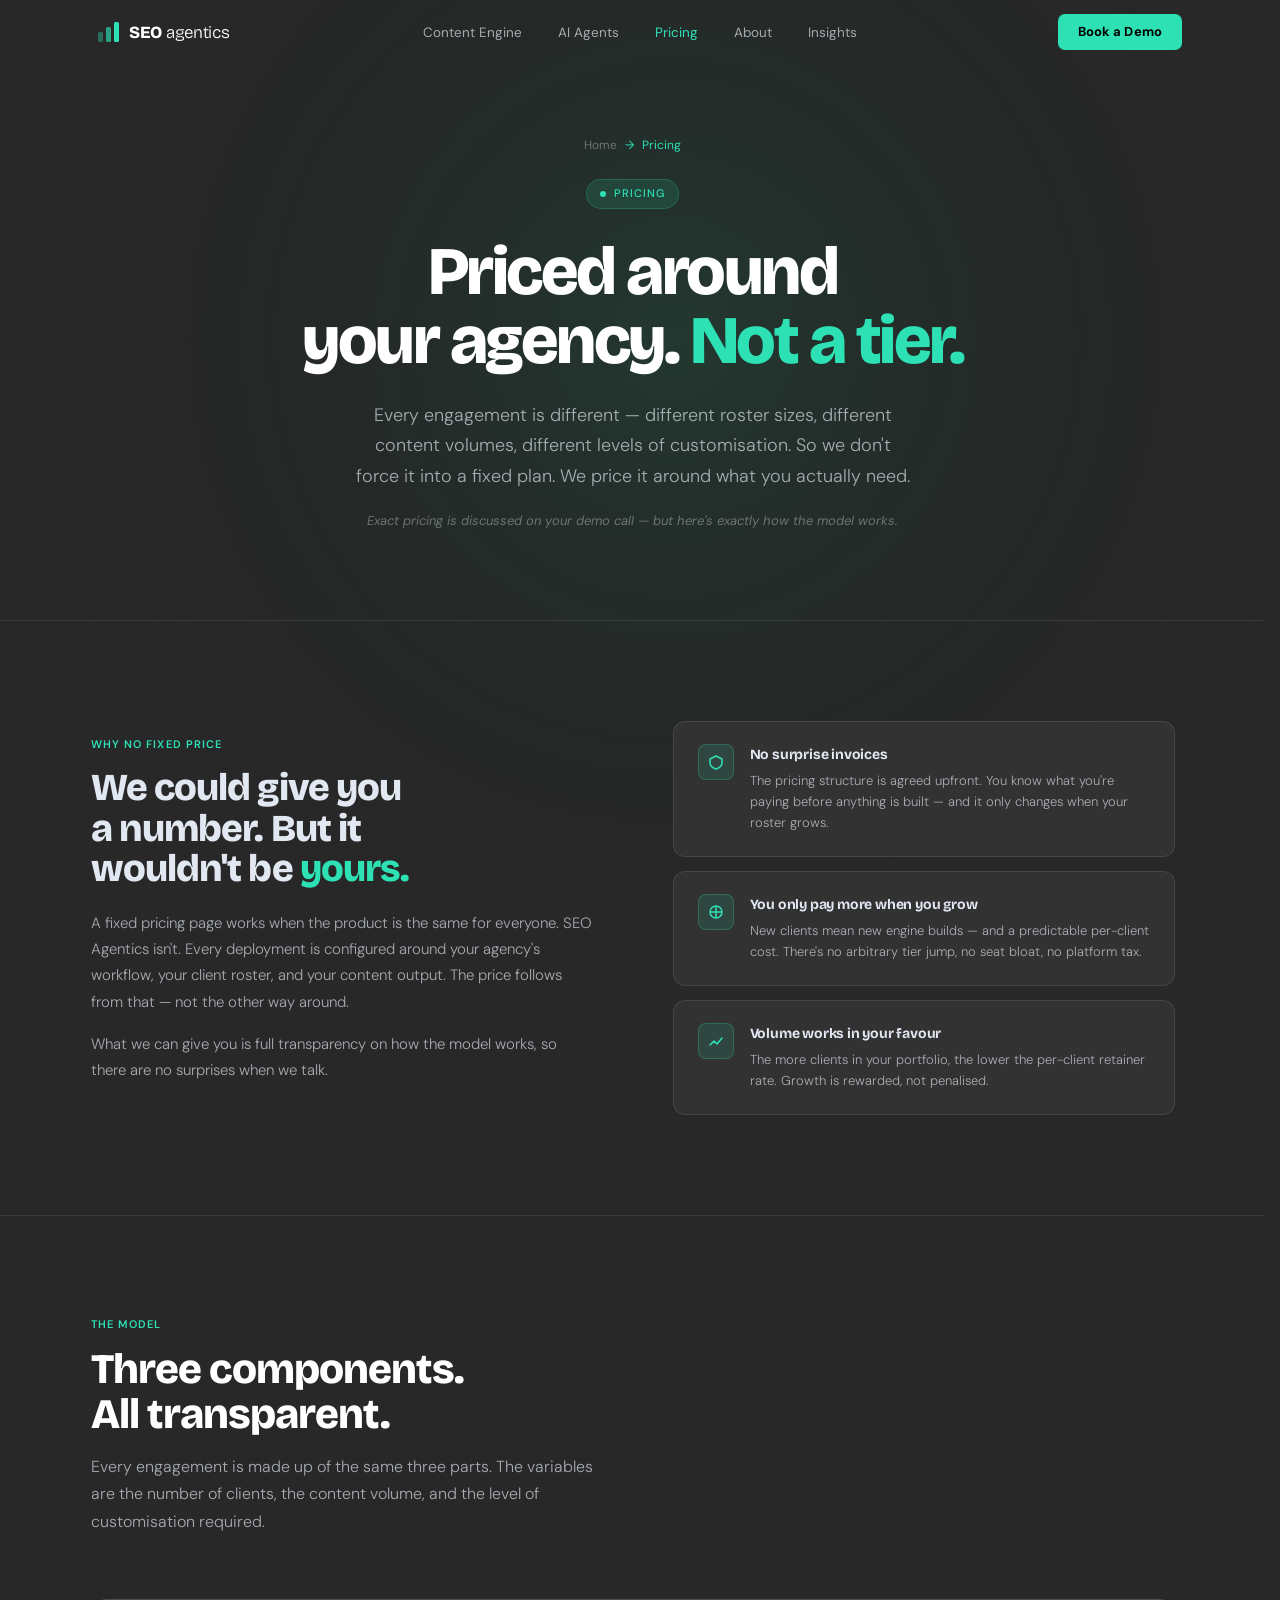
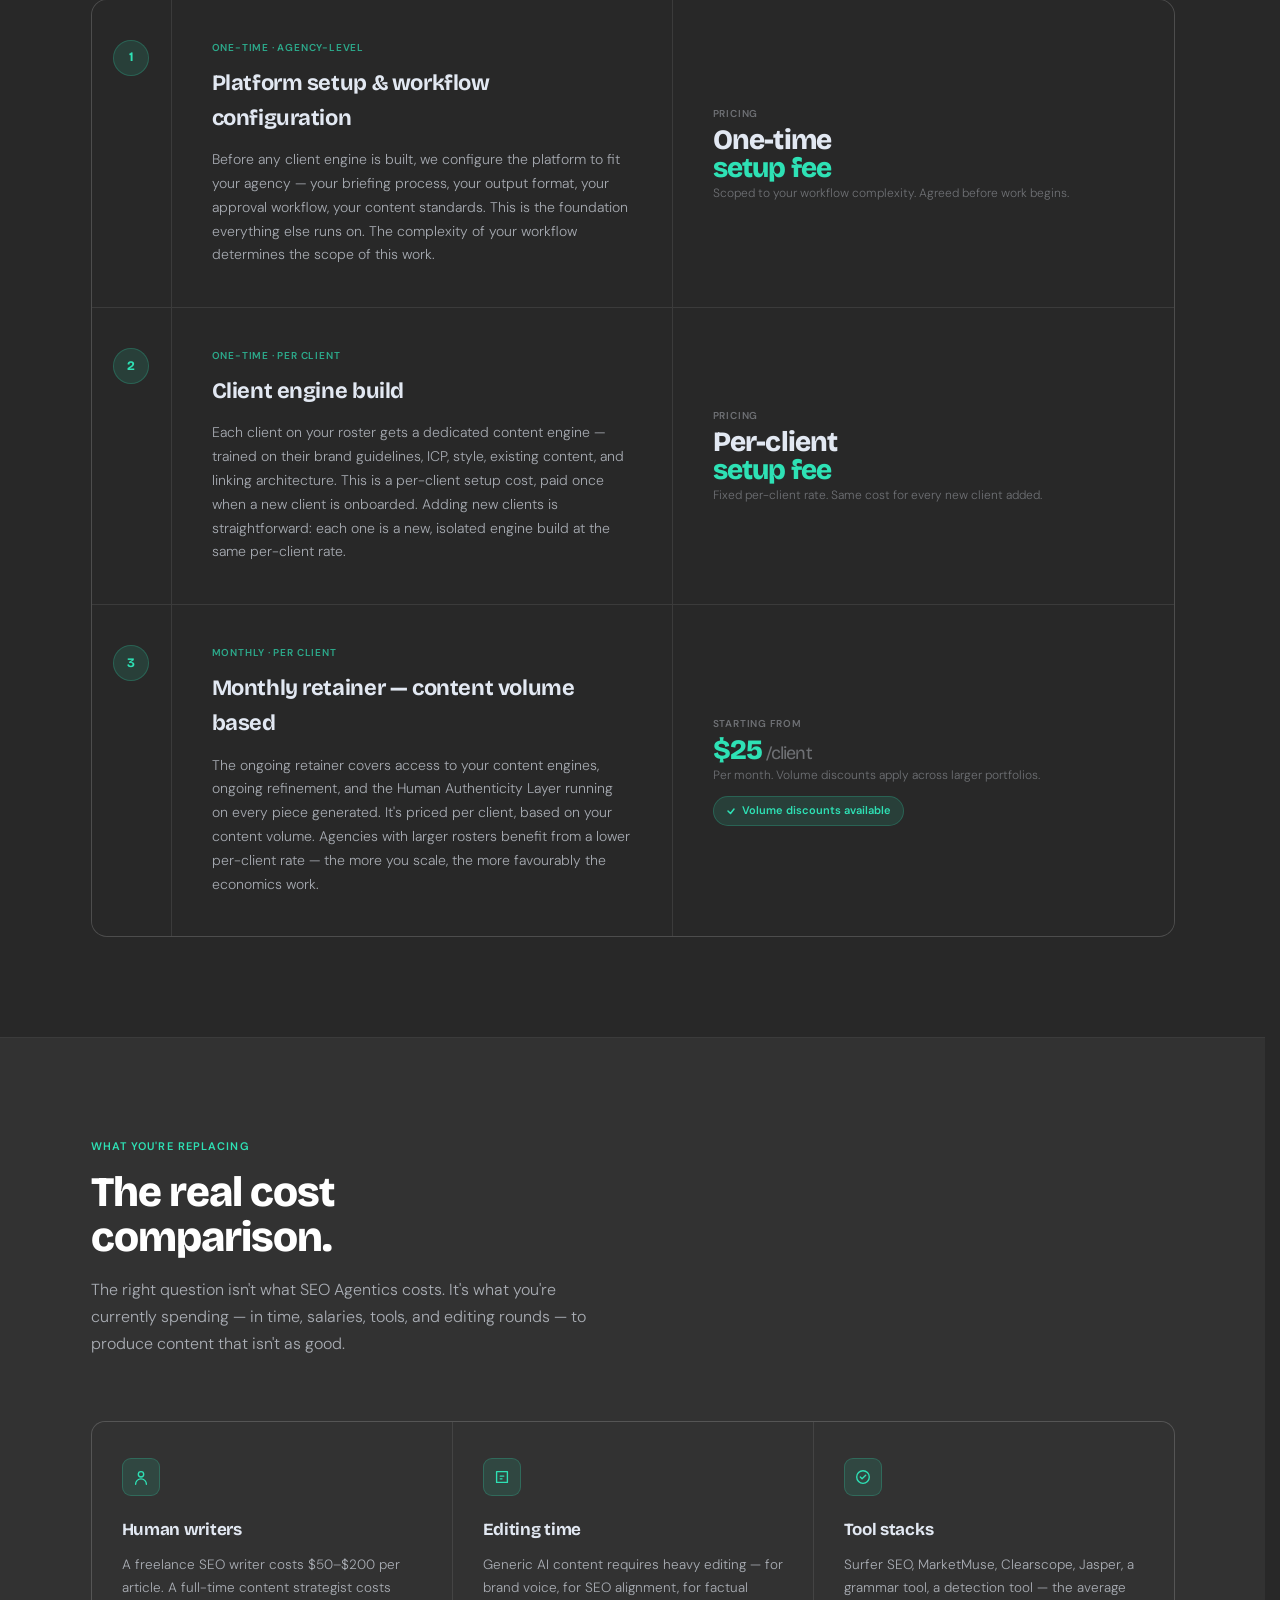
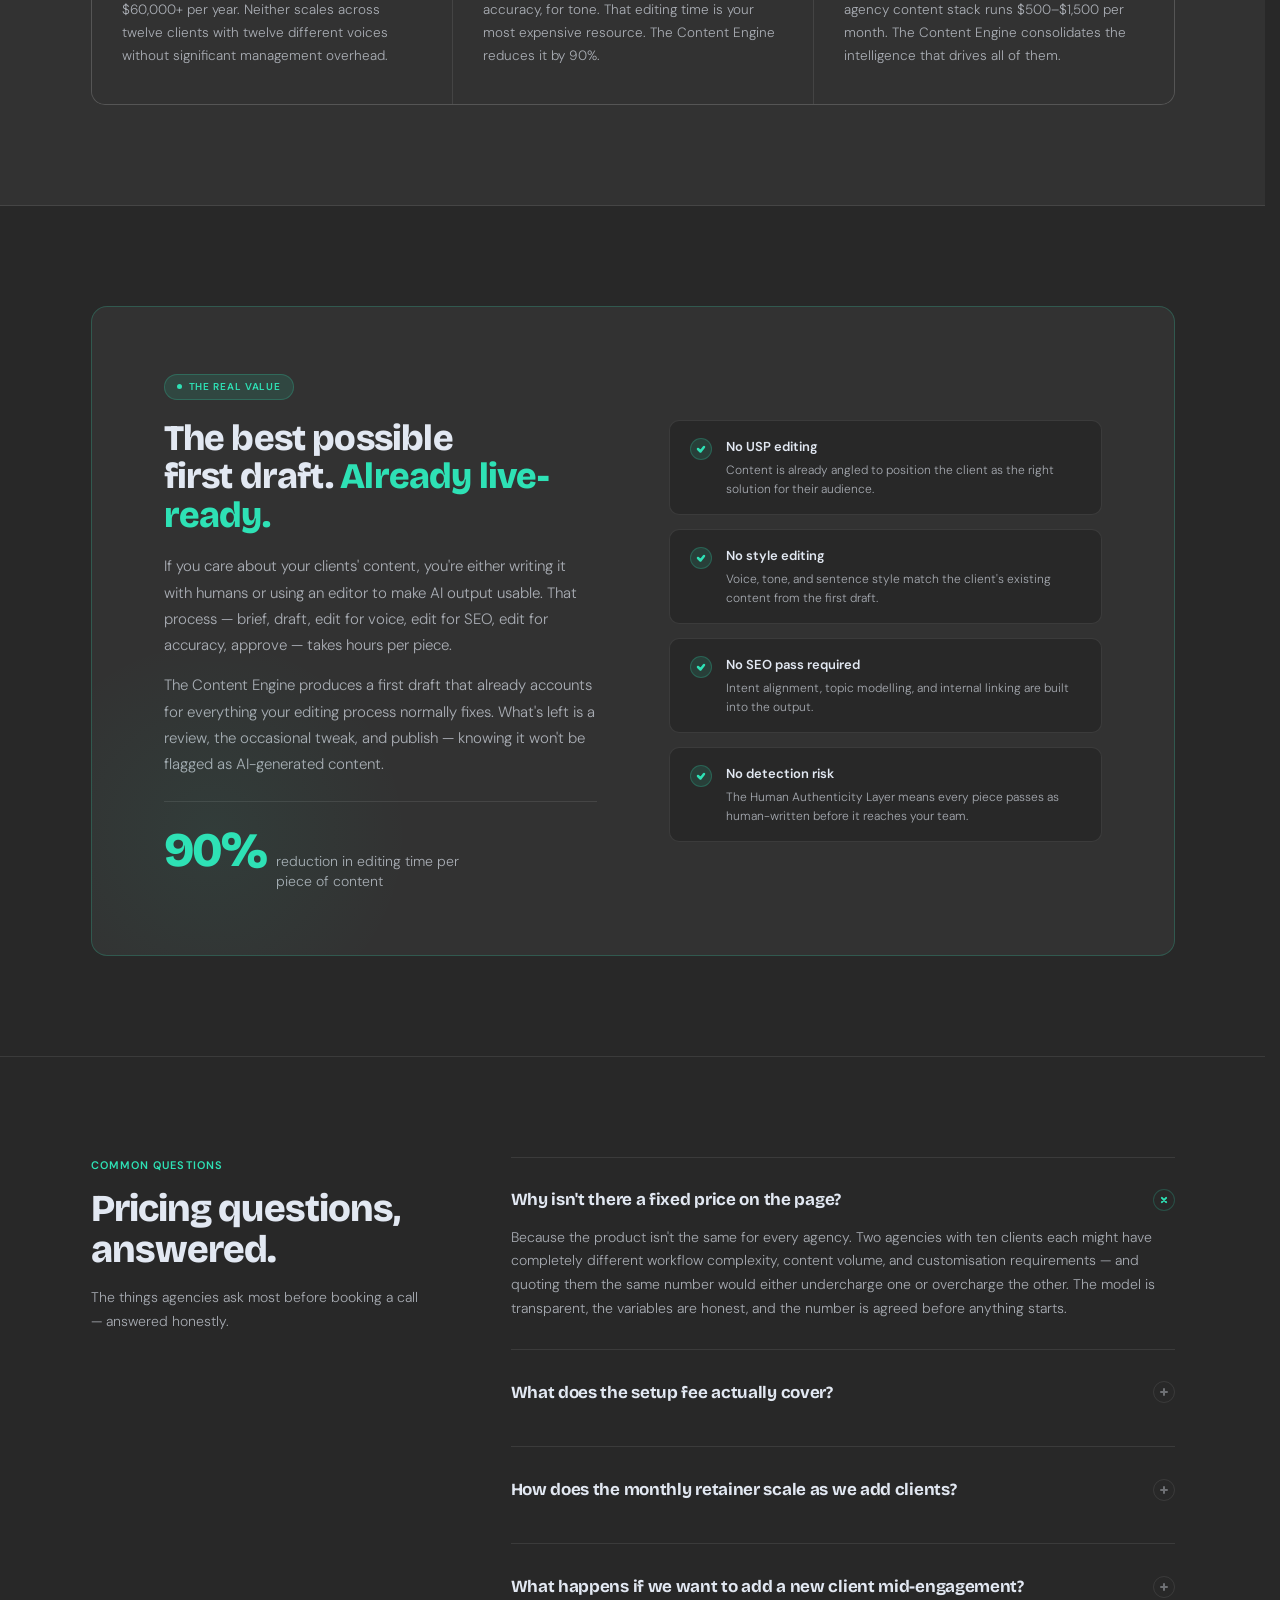
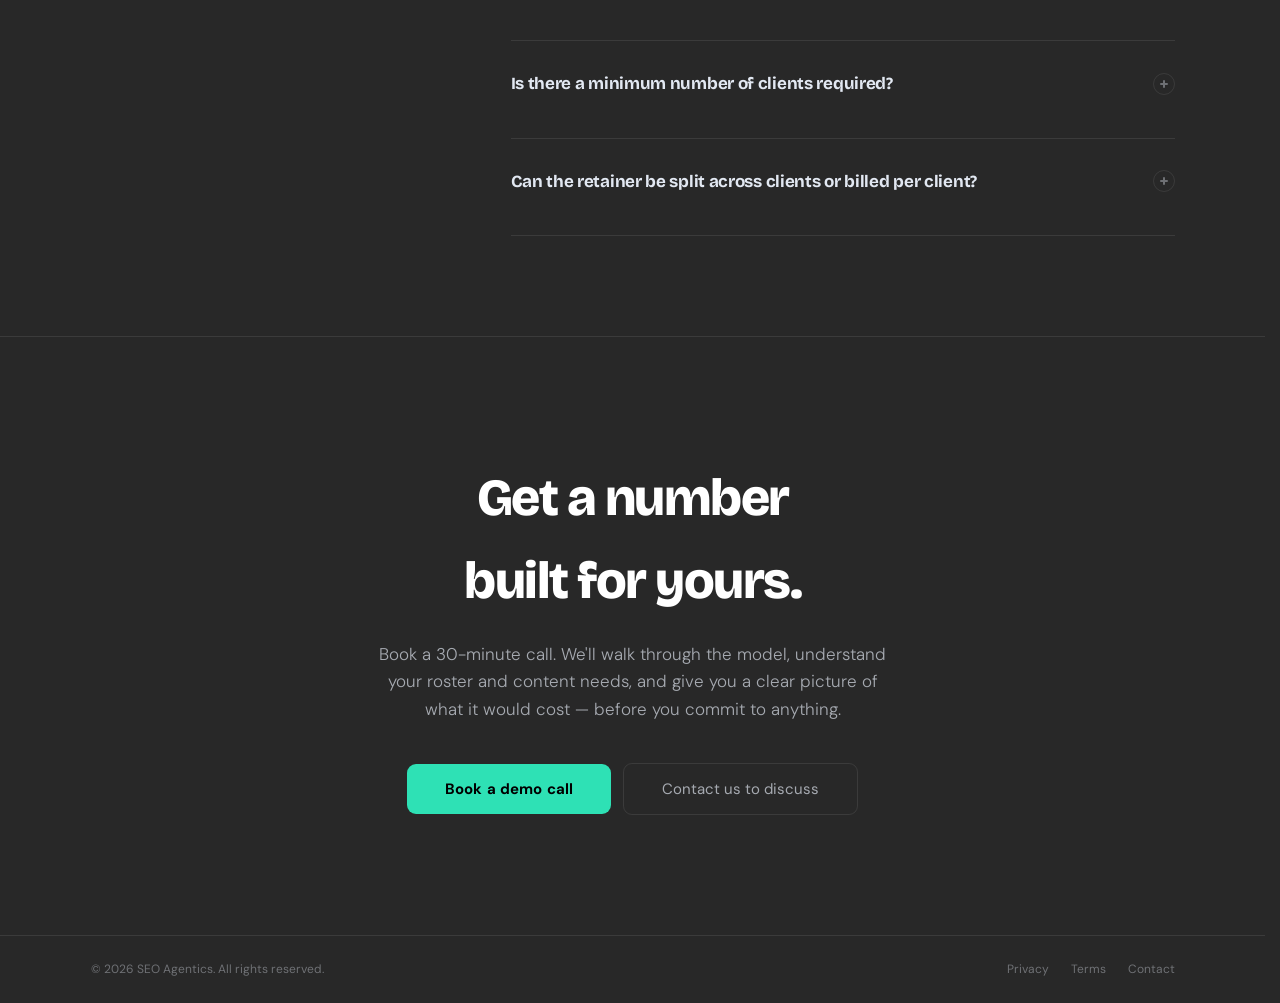
<file: pricing.html>
<!DOCTYPE html>
<html lang="en">
  <head>
    <meta charset="utf-8" />
    <meta name="viewport" content="width=device-width, initial-scale=1" />
    <script>
      if ("scrollRestoration" in history) history.scrollRestoration = "manual";
    </script>
    <title>Pricing — SEO Agentics</title>
    <meta name="description" content="Agency setup and per-client pricing that scales with your roster." />
    <meta name="theme-color" content="#282828" />
    <link rel="preconnect" href="https://fonts.googleapis.com" />
    <link rel="preconnect" href="https://fonts.gstatic.com" crossorigin />
    <link href="https://fonts.googleapis.com/css2?family=Bricolage+Grotesque:opsz,wght@12..96,300;12..96,400;12..96,500;12..96,700;12..96,800&amp;family=DM+Sans:ital,opsz,wght@0,9..40,300;0,9..40,400;0,9..40,500;1,9..40,300&amp;display=swap" rel="stylesheet" />
    <link rel="stylesheet" href="css/marketing.css" />
  </head>
  <body data-page="pricing">
    <div id="header-include"></div>

<!-- HERO -->
<section id="page-main" class="hero">
  <div class="container">
    <div class="hero-breadcrumb fade-up">
      <a href="index.html">Home</a>
      <span>→</span>
      <span>Pricing</span>
    </div>
    <div class="hero-badge fade-up">
      <span class="badge-pulse"></span>
      Pricing
    </div>
    <h1 class="fade-up fade-up-delay-1">
      Priced around<br>your agency. <em>Not a tier.</em>
    </h1>
    <p class="hero-sub fade-up fade-up-delay-2">
      Every engagement is different — different roster sizes, different content volumes, different levels of customisation. So we don't force it into a fixed plan. We price it around what you actually need.
    </p>
    <p class="hero-note fade-up fade-up-delay-2">Exact pricing is discussed on your demo call — but here's exactly how the model works.</p>
  </div>
</section>

<!-- HONEST SECTION -->
<section class="honest-section">
  <div class="container">
    <div class="honest-inner">
      <div class="honest-left fade-up">
        <div class="section-label">Why no fixed price</div>
        <h2>We could give you<br>a number. But it<br>wouldn't be <em>yours.</em></h2>
        <p>A fixed pricing page works when the product is the same for everyone. SEO Agentics isn't. Every deployment is configured around your agency's workflow, your client roster, and your content output. The price follows from that — not the other way around.</p>
        <p>What we can give you is full transparency on how the model works, so there are no surprises when we talk.</p>
      </div>
      <div class="honest-right fade-up fade-up-delay-1">
        <div class="honest-card">
          <div class="honest-icon">
            <svg viewBox="0 0 16 16"><path d="M8 2L14 5v4c0 3-3 5-6 6C5 14 2 12 2 9V5L8 2z"/></svg>
          </div>
          <div>
            <h4>No surprise invoices</h4>
            <p>The pricing structure is agreed upfront. You know what you're paying before anything is built — and it only changes when your roster grows.</p>
          </div>
        </div>
        <div class="honest-card">
          <div class="honest-icon">
            <svg viewBox="0 0 16 16"><path d="M3 8h10M8 3v10"/><circle cx="8" cy="8" r="6"/></svg>
          </div>
          <div>
            <h4>You only pay more when you grow</h4>
            <p>New clients mean new engine builds — and a predictable per-client cost. There's no arbitrary tier jump, no seat bloat, no platform tax.</p>
          </div>
        </div>
        <div class="honest-card">
          <div class="honest-icon">
            <svg viewBox="0 0 16 16"><path d="M2 12l4-4 3 3 5-6"/></svg>
          </div>
          <div>
            <h4>Volume works in your favour</h4>
            <p>The more clients in your portfolio, the lower the per-client retainer rate. Growth is rewarded, not penalised.</p>
          </div>
        </div>
      </div>
    </div>
  </div>
</section>

<!-- PRICING MODEL -->
<section class="model-section">
  <div class="container">
    <div class="model-header">
      <div class="section-label fade-up">The model</div>
      <h2 class="section-h2 fade-up fade-up-delay-1">Three components.<br>All transparent.</h2>
      <p class="section-sub fade-up fade-up-delay-2">Every engagement is made up of the same three parts. The variables are the number of clients, the content volume, and the level of customisation required.</p>
    </div>
    <div class="model-steps fade-up">

      <div class="model-step">
        <div class="model-step-num">
          <div class="step-circle">1</div>
        </div>
        <div class="model-step-body">
          <div class="model-step-tag">One-time · Agency-level</div>
          <h3>Platform setup & workflow configuration</h3>
          <p>Before any client engine is built, we configure the platform to fit your agency — your briefing process, your output format, your approval workflow, your content standards. This is the foundation everything else runs on. The complexity of your workflow determines the scope of this work.</p>
        </div>
        <div class="model-step-detail">
          <div>
            <div class="detail-label">Pricing</div>
            <div class="detail-value">One-time<br><em>setup fee</em></div>
            <div class="detail-sub">Scoped to your workflow complexity. Agreed before work begins.</div>
          </div>
        </div>
      </div>

      <div class="model-step">
        <div class="model-step-num">
          <div class="step-circle">2</div>
        </div>
        <div class="model-step-body">
          <div class="model-step-tag">One-time · Per client</div>
          <h3>Client engine build</h3>
          <p>Each client on your roster gets a dedicated content engine — trained on their brand guidelines, ICP, style, existing content, and linking architecture. This is a per-client setup cost, paid once when a new client is onboarded. Adding new clients is straightforward: each one is a new, isolated engine build at the same per-client rate.</p>
        </div>
        <div class="model-step-detail">
          <div>
            <div class="detail-label">Pricing</div>
            <div class="detail-value">Per-client<br><em>setup fee</em></div>
            <div class="detail-sub">Fixed per-client rate. Same cost for every new client added.</div>
          </div>
        </div>
      </div>

      <div class="model-step">
        <div class="model-step-num">
          <div class="step-circle">3</div>
        </div>
        <div class="model-step-body">
          <div class="model-step-tag">Monthly · Per client</div>
          <h3>Monthly retainer — content volume based</h3>
          <p>The ongoing retainer covers access to your content engines, ongoing refinement, and the Human Authenticity Layer running on every piece generated. It's priced per client, based on your content volume. Agencies with larger rosters benefit from a lower per-client rate — the more you scale, the more favourably the economics work.</p>
        </div>
        <div class="model-step-detail">
          <div>
            <div class="detail-label">Starting from</div>
            <div class="detail-value"><em>$25</em><span style="font-size:18px;color:var(--text-faint);font-weight:400"> /client</span></div>
            <div class="detail-sub">Per month. Volume discounts apply across larger portfolios.</div>
          </div>
          <div class="detail-pill">
            <svg viewBox="0 0 10 10" width="10" height="10"><path d="M2 5l2.5 2.5L8 3" stroke="#2ee1b5" stroke-width="1.5" fill="none" stroke-linecap="round" stroke-linejoin="round"/></svg>
            Volume discounts available
          </div>
        </div>
      </div>

    </div>
  </div>
</section>

<!-- VALUE SECTION -->
<section class="value-section">
  <div class="container">
    <div class="value-header">
      <div class="section-label fade-up">What you're replacing</div>
      <h2 class="section-h2 fade-up fade-up-delay-1">The real cost<br>comparison.</h2>
      <p class="section-sub fade-up fade-up-delay-2">The right question isn't what SEO Agentics costs. It's what you're currently spending — in time, salaries, tools, and editing rounds — to produce content that isn't as good.</p>
    </div>
    <div class="value-grid fade-up">
      <div class="value-card">
        <div class="value-card-icon">
          <svg viewBox="0 0 20 20"><path d="M10 10a3 3 0 100-6 3 3 0 000 6z"/><path d="M4 18c0-3.3 2.7-6 6-6s6 2.7 6 6"/></svg>
        </div>
        <h4>Human writers</h4>
        <p>A freelance SEO writer costs $50–$200 per article. A full-time content strategist costs $60,000+ per year. Neither scales across twelve clients with twelve different voices without significant management overhead.</p>
      </div>
      <div class="value-card">
        <div class="value-card-icon">
          <svg viewBox="0 0 20 20"><path d="M4 4h12v12H4z" rx="2"/><path d="M8 9h4M8 12h2"/></svg>
        </div>
        <h4>Editing time</h4>
        <p>Generic AI content requires heavy editing — for brand voice, for SEO alignment, for factual accuracy, for tone. That editing time is your most expensive resource. The Content Engine reduces it by 90%.</p>
      </div>
      <div class="value-card">
        <div class="value-card-icon">
          <svg viewBox="0 0 20 20"><circle cx="10" cy="10" r="7"/><path d="M7 10l2 2 4-4"/></svg>
        </div>
        <h4>Tool stacks</h4>
        <p>Surfer SEO, MarketMuse, Clearscope, Jasper, a grammar tool, a detection tool — the average agency content stack runs $500–$1,500 per month. The Content Engine consolidates the intelligence that drives all of them.</p>
      </div>
    </div>
  </div>
</section>

<!-- DRAFT CALLOUT -->
<section class="draft-section">
  <div class="container">
    <div class="draft-inner fade-up">
      <div class="draft-glow"></div>
      <div>
        <div class="draft-badge">
          <span style="width:5px;height:5px;border-radius:50%;background:var(--accent)"></span>
          The real value
        </div>
        <h2>The best possible<br>first draft. <em>Already live-ready.</em></h2>
        <p>If you care about your clients' content, you're either writing it with humans or using an editor to make AI output usable. That process — brief, draft, edit for voice, edit for SEO, edit for accuracy, approve — takes hours per piece.</p>
        <p>The Content Engine produces a first draft that already accounts for everything your editing process normally fixes. What's left is a review, the occasional tweak, and publish — knowing it won't be flagged as AI-generated content.</p>
        <div class="draft-stat">
          <div class="draft-stat-num">90%</div>
          <div class="draft-stat-label">reduction in editing time per piece of content</div>
        </div>
      </div>
      <div class="draft-checklist">
        <div class="draft-check">
          <div class="dc-icon"><svg viewBox="0 0 10 10"><path d="M2 5l2.5 2.5L8 3"/></svg></div>
          <div class="draft-check-text">
            <h5>No USP editing</h5>
            <p>Content is already angled to position the client as the right solution for their audience.</p>
          </div>
        </div>
        <div class="draft-check">
          <div class="dc-icon"><svg viewBox="0 0 10 10"><path d="M2 5l2.5 2.5L8 3"/></svg></div>
          <div class="draft-check-text">
            <h5>No style editing</h5>
            <p>Voice, tone, and sentence style match the client's existing content from the first draft.</p>
          </div>
        </div>
        <div class="draft-check">
          <div class="dc-icon"><svg viewBox="0 0 10 10"><path d="M2 5l2.5 2.5L8 3"/></svg></div>
          <div class="draft-check-text">
            <h5>No SEO pass required</h5>
            <p>Intent alignment, topic modelling, and internal linking are built into the output.</p>
          </div>
        </div>
        <div class="draft-check">
          <div class="dc-icon"><svg viewBox="0 0 10 10"><path d="M2 5l2.5 2.5L8 3"/></svg></div>
          <div class="draft-check-text">
            <h5>No detection risk</h5>
            <p>The Human Authenticity Layer means every piece passes as human-written before it reaches your team.</p>
          </div>
        </div>
      </div>
    </div>
  </div>
</section>

<!-- FAQ -->
<section class="faq-section">
  <div class="container">
    <div class="faq-inner">
      <div class="faq-left fade-up">
        <div class="section-label">Common questions</div>
        <h2>Pricing questions, answered.</h2>
        <p>The things agencies ask most before booking a call — answered honestly.</p>
      </div>
      <div class="faq-list fade-up fade-up-delay-1">
        <div class="faq-item open">
          <div class="faq-q">
            Why isn't there a fixed price on the page?
            <div class="faq-q-icon"><svg viewBox="0 0 10 10"><path d="M5 2v6M2 5h6"/></svg></div>
          </div>
          <div class="faq-a">Because the product isn't the same for every agency. Two agencies with ten clients each might have completely different workflow complexity, content volume, and customisation requirements — and quoting them the same number would either undercharge one or overcharge the other. The model is transparent, the variables are honest, and the number is agreed before anything starts.</div>
        </div>
        <div class="faq-item">
          <div class="faq-q">
            What does the setup fee actually cover?
            <div class="faq-q-icon"><svg viewBox="0 0 10 10"><path d="M5 2v6M2 5h6"/></svg></div>
          </div>
          <div class="faq-a">Two things: platform-level configuration (your agency's workflow, briefing process, output format, approval steps) and per-client engine builds (brand training, ICP alignment, style matching, knowledge bases). Both are one-time costs. The platform configuration happens once. Each new client engine is a per-client setup fee at the time of onboarding.</div>
        </div>
        <div class="faq-item">
          <div class="faq-q">
            How does the monthly retainer scale as we add clients?
            <div class="faq-q-icon"><svg viewBox="0 0 10 10"><path d="M5 2v6M2 5h6"/></svg></div>
          </div>
          <div class="faq-a">The retainer is per client, per month — starting from $25 per client based on content volume. As your portfolio grows, volume discounts apply to the per-client rate. Larger rosters cost less per client, not more. The economics are designed to reward growth rather than penalise it.</div>
        </div>
        <div class="faq-item">
          <div class="faq-q">
            What happens if we want to add a new client mid-engagement?
            <div class="faq-q-icon"><svg viewBox="0 0 10 10"><path d="M5 2v6M2 5h6"/></svg></div>
          </div>
          <div class="faq-a">New clients are added as new engine builds at the per-client setup rate. Once built, they're added to your monthly retainer at the current per-client rate for your portfolio size. There's no renegotiation, no tier change — it's additive and predictable.</div>
        </div>
        <div class="faq-item">
          <div class="faq-q">
            Is there a minimum number of clients required?
            <div class="faq-q-icon"><svg viewBox="0 0 10 10"><path d="M5 2v6M2 5h6"/></svg></div>
          </div>
          <div class="faq-a">There's no hard minimum, but SEO Agentics is designed for agencies managing five or more clients. Below that, the economics of a bespoke build may not be the right fit — and we'll be honest about that on the call rather than take an engagement that isn't right for you.</div>
        </div>
        <div class="faq-item">
          <div class="faq-q">
            Can the retainer be split across clients or billed per client?
            <div class="faq-q-icon"><svg viewBox="0 0 10 10"><path d="M5 2v6M2 5h6"/></svg></div>
          </div>
          <div class="faq-a">Both options are available. Some agencies prefer a single monthly invoice across the full roster. Others prefer per-client billing so costs can be allocated or passed through to clients. We'll agree the structure that works for your agency during the setup conversation.</div>
        </div>
      </div>
    </div>
  </div>
</section>

<!-- CTA -->
<section class="cta-section">
  <div class="container">
    <h2 class="fade-up">Get a number<br>built for yours.</h2>
    <p class="fade-up fade-up-delay-1">Book a 30-minute call. We'll walk through the model, understand your roster and content needs, and give you a clear picture of what it would cost — before you commit to anything.</p>
    <div class="cta-row fade-up fade-up-delay-2">
      <button class="btn-cta">Book a demo call</button>
      <button class="btn-cta-ghost">Contact us to discuss</button>
    </div>
  </div>
</section>

    <div id="footer-include"></div>
    <script src="js/includes.js"></script>
  </body>
</html>
</file>
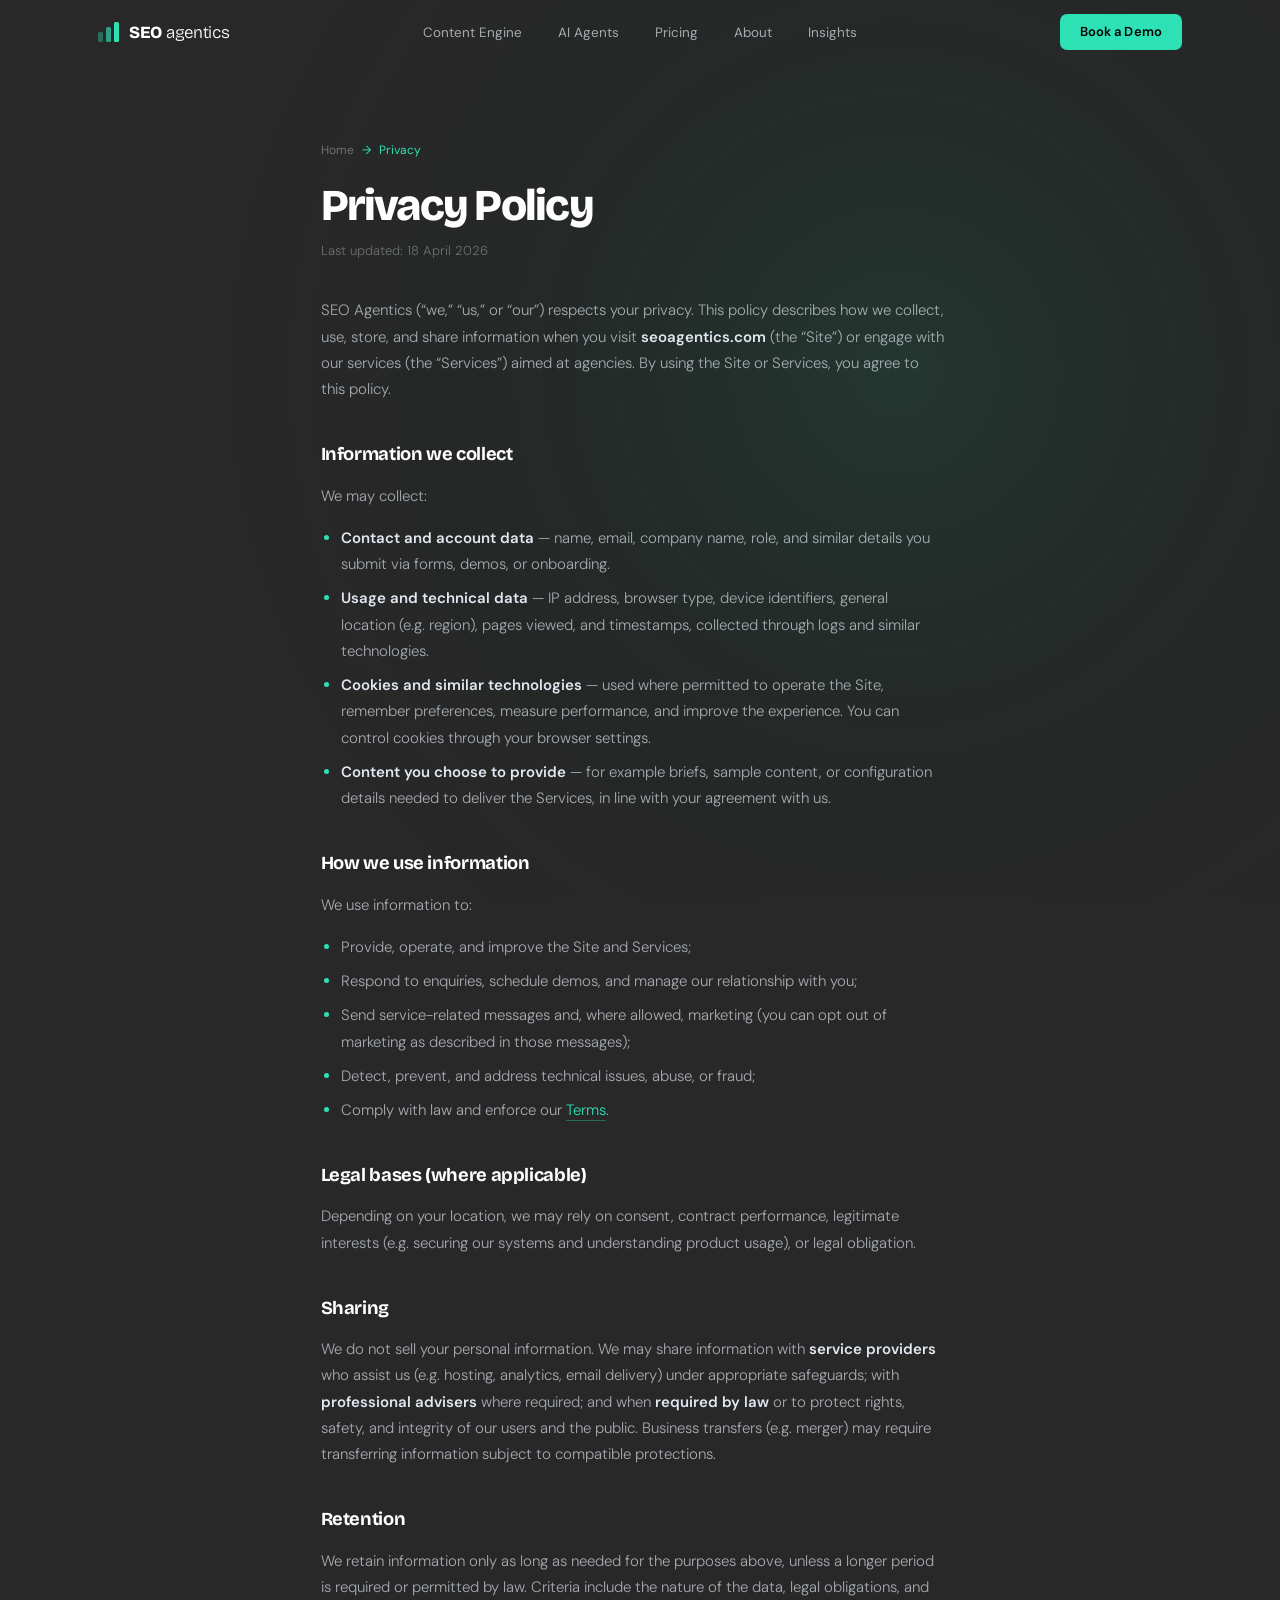
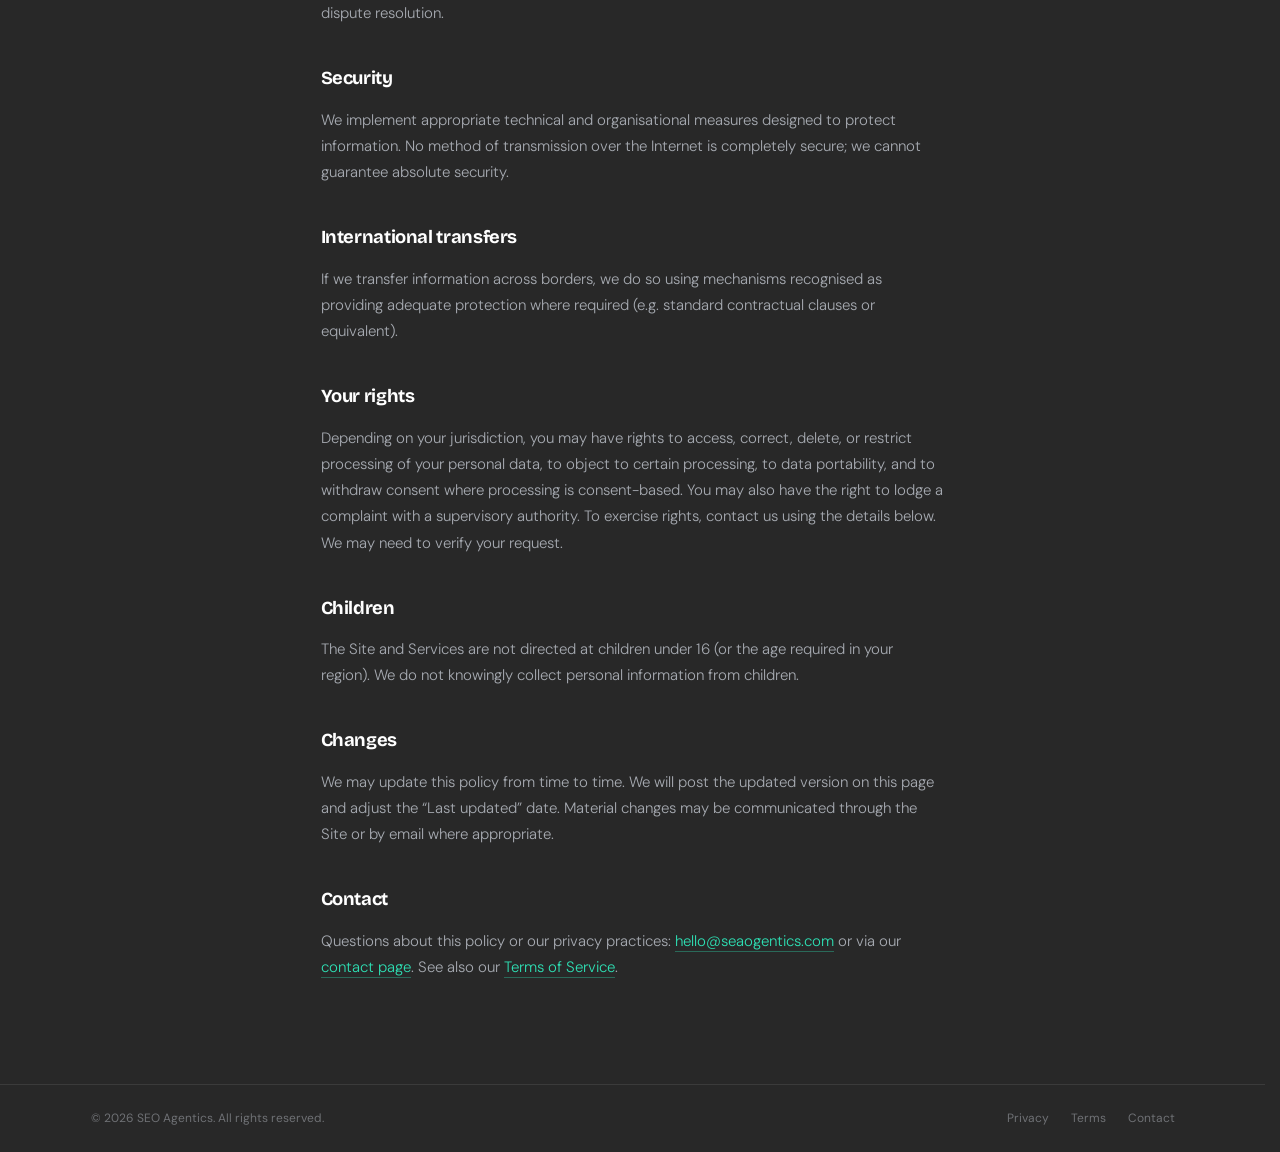
<file: privacy.html>
<!DOCTYPE html>
<html lang="en">
  <head>
    <meta charset="utf-8" />
    <meta name="viewport" content="width=device-width, initial-scale=1" />
    <script>
      if ("scrollRestoration" in history) history.scrollRestoration = "manual";
    </script>
    <title>Privacy Policy — SEO Agentics</title>
    <meta name="description" content="How SEO Agentics collects, uses, and protects information when you use our website and services." />
    <meta name="theme-color" content="#282828" />
    <link rel="preconnect" href="https://fonts.googleapis.com" />
    <link rel="preconnect" href="https://fonts.gstatic.com" crossorigin />
    <link href="https://fonts.googleapis.com/css2?family=Bricolage+Grotesque:opsz,wght@12..96,300;12..96,400;12..96,500;12..96,700;12..96,800&amp;family=DM+Sans:ital,opsz,wght@0,9..40,300;0,9..40,400;0,9..40,500;1,9..40,300&amp;display=swap" rel="stylesheet" />
    <link rel="stylesheet" href="css/marketing.css" />
    <link rel="stylesheet" href="css/legal-pages.css" />
  </head>
  <body data-page="privacy">
    <div id="header-include"></div>

    <section id="page-main" class="page legal-page">
      <div class="container">
        <div class="breadcrumb fade-up">
          <a href="index.html">Home</a>
          <span>→</span>
          <span>Privacy</span>
        </div>
        <h1 class="fade-up fade-up-delay-1">Privacy Policy</h1>
        <p class="legal-meta fade-up fade-up-delay-1">Last updated: 18 April 2026</p>

        <div class="legal-prose fade-up fade-up-delay-2">
          <p>
            SEO Agentics (&ldquo;we,&rdquo; &ldquo;us,&rdquo; or &ldquo;our&rdquo;) respects your privacy. This policy describes how we collect, use, store, and share information when you visit
            <strong>seoagentics.com</strong> (the &ldquo;Site&rdquo;) or engage with our services (the &ldquo;Services&rdquo;) aimed at agencies. By using the Site or Services, you agree to this policy.
          </p>

          <h2>Information we collect</h2>
          <p>We may collect:</p>
          <ul>
            <li><strong>Contact and account data</strong> — name, email, company name, role, and similar details you submit via forms, demos, or onboarding.</li>
            <li><strong>Usage and technical data</strong> — IP address, browser type, device identifiers, general location (e.g. region), pages viewed, and timestamps, collected through logs and similar technologies.</li>
            <li><strong>Cookies and similar technologies</strong> — used where permitted to operate the Site, remember preferences, measure performance, and improve the experience. You can control cookies through your browser settings.</li>
            <li><strong>Content you choose to provide</strong> — for example briefs, sample content, or configuration details needed to deliver the Services, in line with your agreement with us.</li>
          </ul>

          <h2>How we use information</h2>
          <p>We use information to:</p>
          <ul>
            <li>Provide, operate, and improve the Site and Services;</li>
            <li>Respond to enquiries, schedule demos, and manage our relationship with you;</li>
            <li>Send service-related messages and, where allowed, marketing (you can opt out of marketing as described in those messages);</li>
            <li>Detect, prevent, and address technical issues, abuse, or fraud;</li>
            <li>Comply with law and enforce our <a href="terms.html">Terms</a>.</li>
          </ul>

          <h2>Legal bases (where applicable)</h2>
          <p>Depending on your location, we may rely on consent, contract performance, legitimate interests (e.g. securing our systems and understanding product usage), or legal obligation.</p>

          <h2>Sharing</h2>
          <p>
            We do not sell your personal information. We may share information with <strong>service providers</strong> who assist us (e.g. hosting, analytics, email delivery) under appropriate safeguards;
            with <strong>professional advisers</strong> where required; and when <strong>required by law</strong> or to protect rights, safety, and integrity of our users and the public. Business transfers (e.g. merger) may
            require transferring information subject to compatible protections.
          </p>

          <h2>Retention</h2>
          <p>We retain information only as long as needed for the purposes above, unless a longer period is required or permitted by law. Criteria include the nature of the data, legal obligations, and dispute resolution.</p>

          <h2>Security</h2>
          <p>We implement appropriate technical and organisational measures designed to protect information. No method of transmission over the Internet is completely secure; we cannot guarantee absolute security.</p>

          <h2>International transfers</h2>
          <p>If we transfer information across borders, we do so using mechanisms recognised as providing adequate protection where required (e.g. standard contractual clauses or equivalent).</p>

          <h2>Your rights</h2>
          <p>
            Depending on your jurisdiction, you may have rights to access, correct, delete, or restrict processing of your personal data, to object to certain processing, to data portability, and to withdraw consent where processing is
            consent-based. You may also have the right to lodge a complaint with a supervisory authority. To exercise rights, contact us using the details below. We may need to verify your request.
          </p>

          <h2>Children</h2>
          <p>The Site and Services are not directed at children under 16 (or the age required in your region). We do not knowingly collect personal information from children.</p>

          <h2>Changes</h2>
          <p>We may update this policy from time to time. We will post the updated version on this page and adjust the &ldquo;Last updated&rdquo; date. Material changes may be communicated through the Site or by email where appropriate.</p>

          <h2>Contact</h2>
          <p>
            Questions about this policy or our privacy practices: <a href="mailto:hello@seaogentics.com">hello@seaogentics.com</a> or via our
            <a href="contact.html">contact page</a>. See also our <a href="terms.html">Terms of Service</a>.
          </p>
        </div>
      </div>
    </section>

    <div id="footer-include"></div>
    <script src="js/includes.js"></script>
  </body>
</html>
</file>
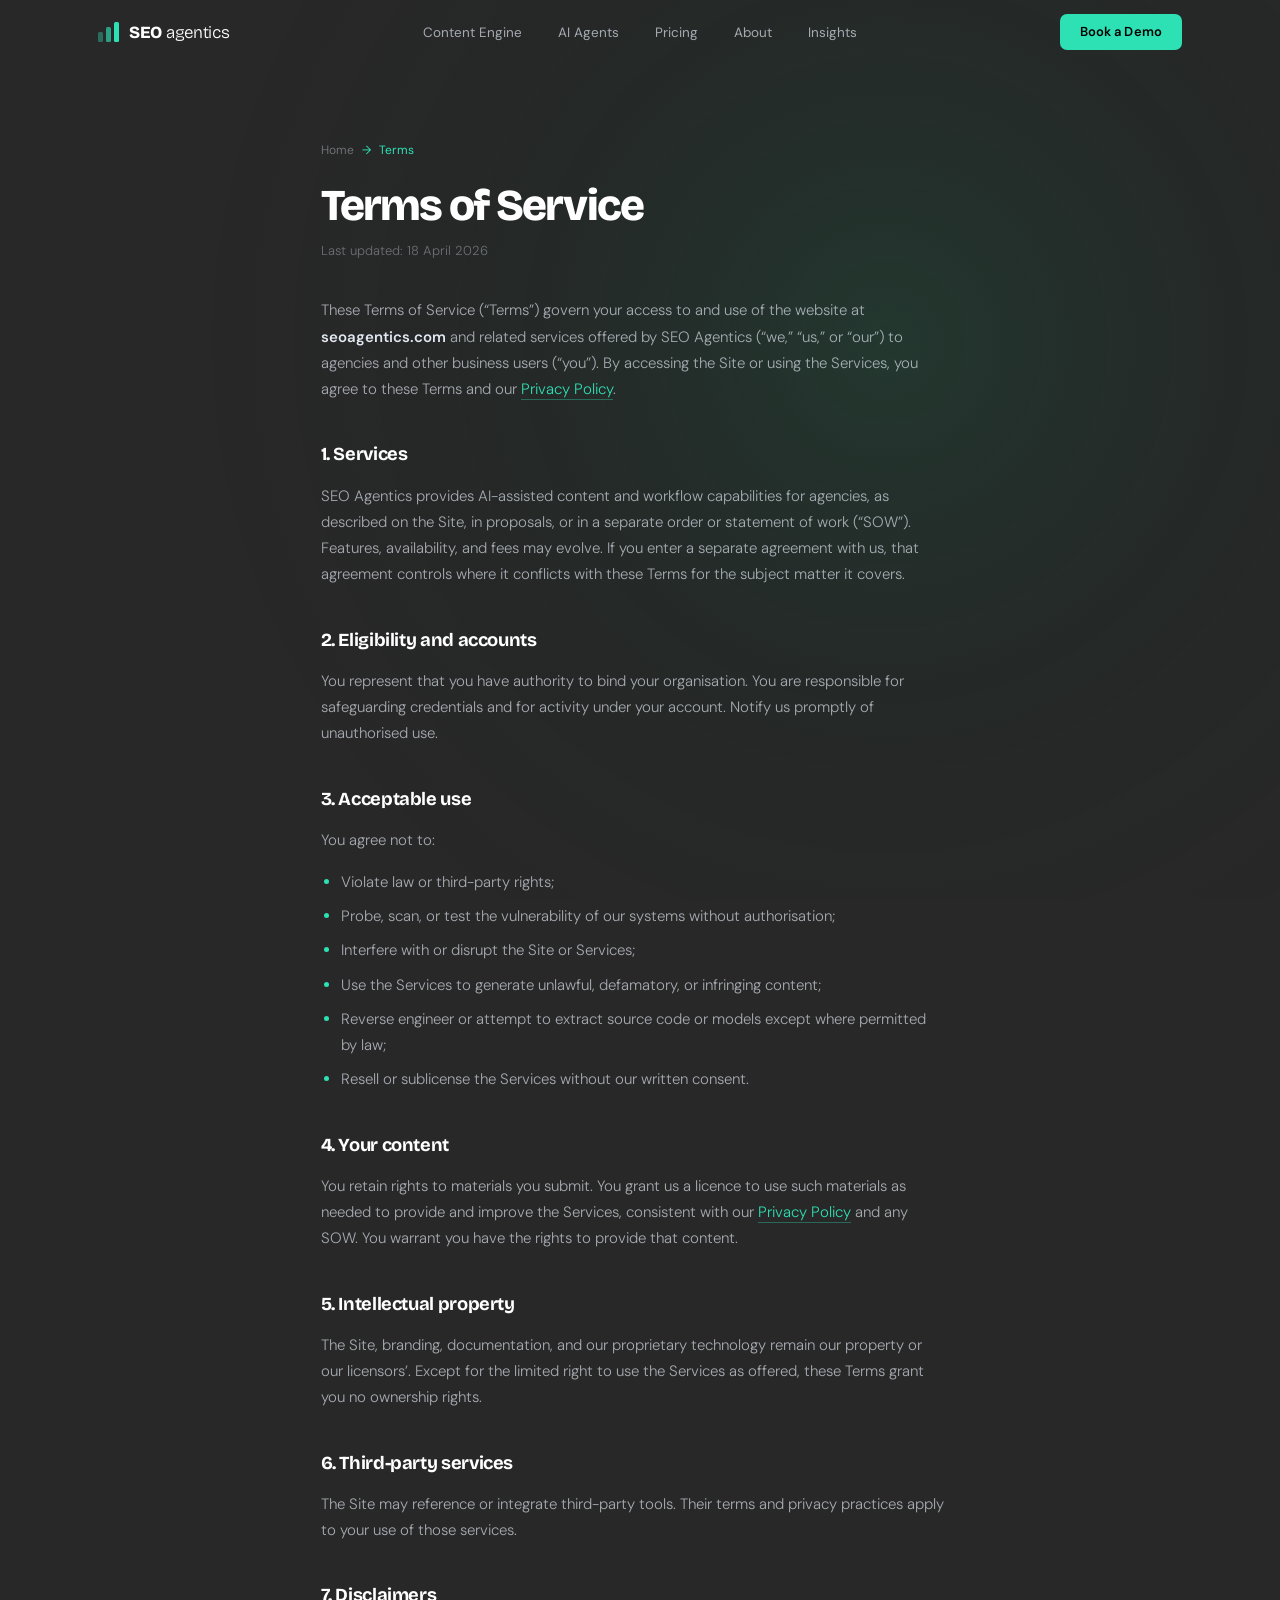
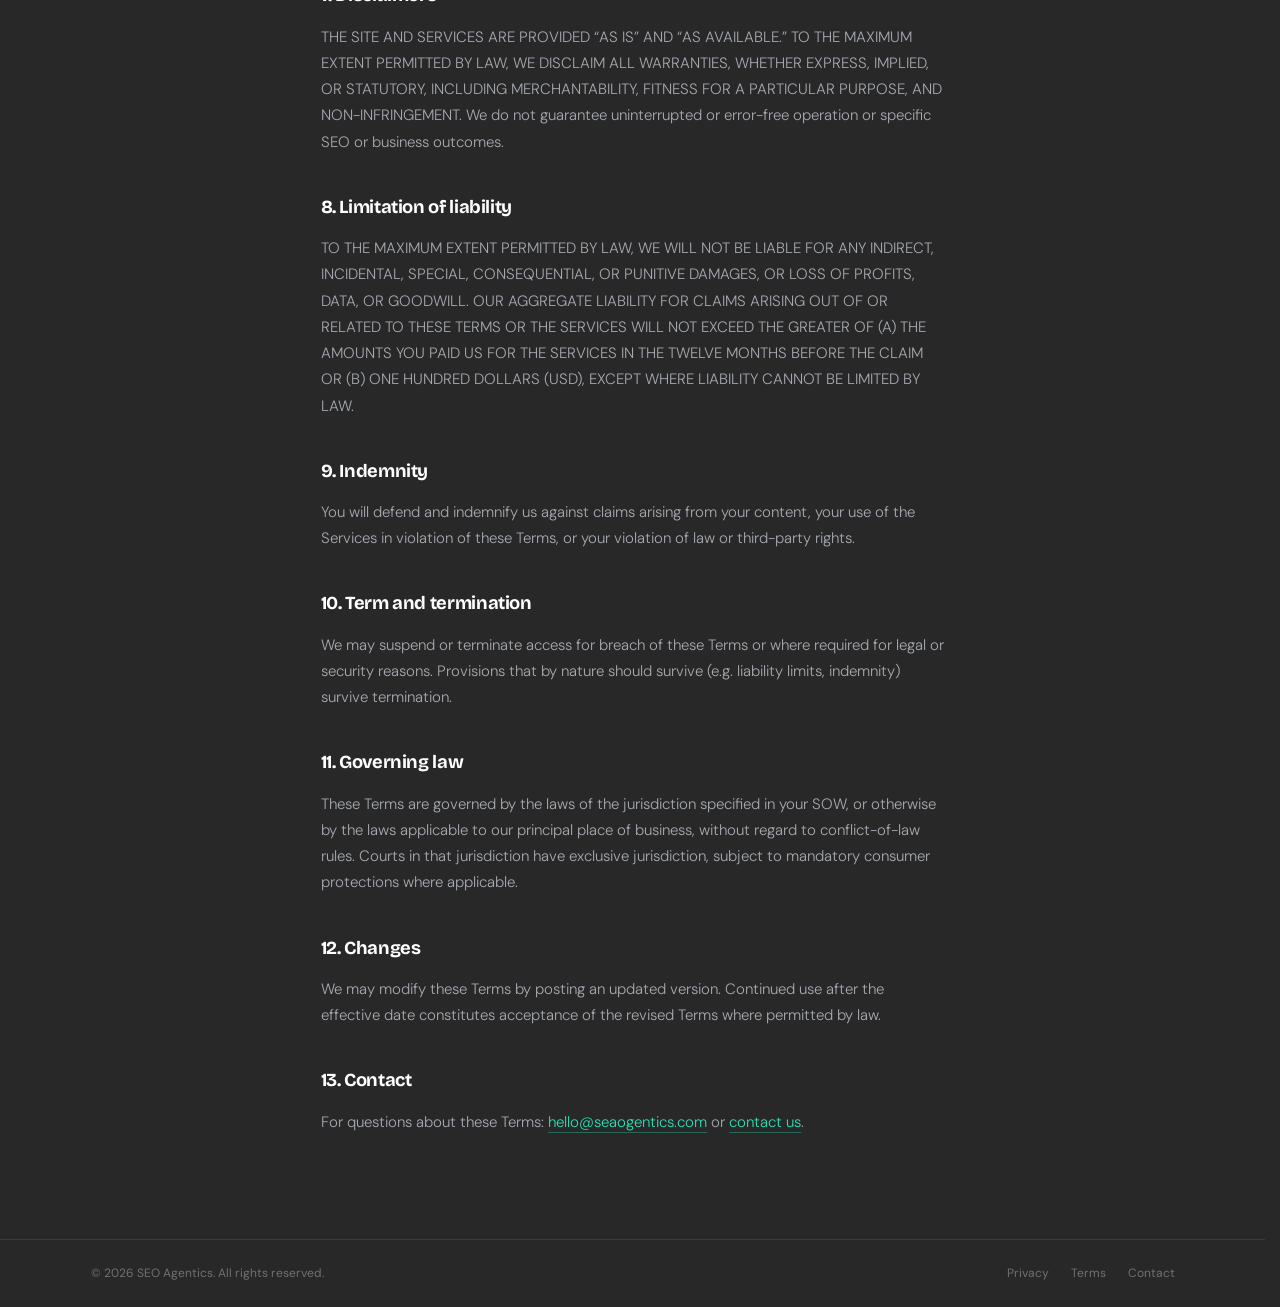
<file: terms.html>
<!DOCTYPE html>
<html lang="en">
  <head>
    <meta charset="utf-8" />
    <meta name="viewport" content="width=device-width, initial-scale=1" />
    <script>
      if ("scrollRestoration" in history) history.scrollRestoration = "manual";
    </script>
    <title>Terms of Service — SEO Agentics</title>
    <meta name="description" content="Terms governing use of the SEO Agentics website and services for agencies." />
    <meta name="theme-color" content="#282828" />
    <link rel="preconnect" href="https://fonts.googleapis.com" />
    <link rel="preconnect" href="https://fonts.gstatic.com" crossorigin />
    <link href="https://fonts.googleapis.com/css2?family=Bricolage+Grotesque:opsz,wght@12..96,300;12..96,400;12..96,500;12..96,700;12..96,800&amp;family=DM+Sans:ital,opsz,wght@0,9..40,300;0,9..40,400;0,9..40,500;1,9..40,300&amp;display=swap" rel="stylesheet" />
    <link rel="stylesheet" href="css/marketing.css" />
    <link rel="stylesheet" href="css/legal-pages.css" />
  </head>
  <body data-page="terms">
    <div id="header-include"></div>

    <section id="page-main" class="page legal-page">
      <div class="container">
        <div class="breadcrumb fade-up">
          <a href="index.html">Home</a>
          <span>→</span>
          <span>Terms</span>
        </div>
        <h1 class="fade-up fade-up-delay-1">Terms of Service</h1>
        <p class="legal-meta fade-up fade-up-delay-1">Last updated: 18 April 2026</p>

        <div class="legal-prose fade-up fade-up-delay-2">
          <p>
            These Terms of Service (&ldquo;Terms&rdquo;) govern your access to and use of the website at <strong>seoagentics.com</strong> and related services offered by SEO Agentics (&ldquo;we,&rdquo; &ldquo;us,&rdquo; or
            &ldquo;our&rdquo;) to agencies and other business users (&ldquo;you&rdquo;). By accessing the Site or using the Services, you agree to these Terms and our
            <a href="privacy.html">Privacy Policy</a>.
          </p>

          <h2>1. Services</h2>
          <p>
            SEO Agentics provides AI-assisted content and workflow capabilities for agencies, as described on the Site, in proposals, or in a separate order or statement of work (&ldquo;SOW&rdquo;). Features, availability, and fees may
            evolve. If you enter a separate agreement with us, that agreement controls where it conflicts with these Terms for the subject matter it covers.
          </p>

          <h2>2. Eligibility and accounts</h2>
          <p>
            You represent that you have authority to bind your organisation. You are responsible for safeguarding credentials and for activity under your account. Notify us promptly of unauthorised use.
          </p>

          <h2>3. Acceptable use</h2>
          <p>You agree not to:</p>
          <ul>
            <li>Violate law or third-party rights;</li>
            <li>Probe, scan, or test the vulnerability of our systems without authorisation;</li>
            <li>Interfere with or disrupt the Site or Services;</li>
            <li>Use the Services to generate unlawful, defamatory, or infringing content;</li>
            <li>Reverse engineer or attempt to extract source code or models except where permitted by law;</li>
            <li>Resell or sublicense the Services without our written consent.</li>
          </ul>

          <h2>4. Your content</h2>
          <p>
            You retain rights to materials you submit. You grant us a licence to use such materials as needed to provide and improve the Services, consistent with our <a href="privacy.html">Privacy Policy</a> and any SOW. You warrant you
            have the rights to provide that content.
          </p>

          <h2>5. Intellectual property</h2>
          <p>
            The Site, branding, documentation, and our proprietary technology remain our property or our licensors&rsquo;. Except for the limited right to use the Services as offered, these Terms grant you no ownership rights.
          </p>

          <h2>6. Third-party services</h2>
          <p>The Site may reference or integrate third-party tools. Their terms and privacy practices apply to your use of those services.</p>

          <h2>7. Disclaimers</h2>
          <p>
            THE SITE AND SERVICES ARE PROVIDED &ldquo;AS IS&rdquo; AND &ldquo;AS AVAILABLE.&rdquo; TO THE MAXIMUM EXTENT PERMITTED BY LAW, WE DISCLAIM ALL WARRANTIES, WHETHER EXPRESS, IMPLIED, OR STATUTORY, INCLUDING MERCHANTABILITY,
            FITNESS FOR A PARTICULAR PURPOSE, AND NON-INFRINGEMENT. We do not guarantee uninterrupted or error-free operation or specific SEO or business outcomes.
          </p>

          <h2>8. Limitation of liability</h2>
          <p>
            TO THE MAXIMUM EXTENT PERMITTED BY LAW, WE WILL NOT BE LIABLE FOR ANY INDIRECT, INCIDENTAL, SPECIAL, CONSEQUENTIAL, OR PUNITIVE DAMAGES, OR LOSS OF PROFITS, DATA, OR GOODWILL. OUR AGGREGATE LIABILITY FOR CLAIMS ARISING OUT OF OR
            RELATED TO THESE TERMS OR THE SERVICES WILL NOT EXCEED THE GREATER OF (A) THE AMOUNTS YOU PAID US FOR THE SERVICES IN THE TWELVE MONTHS BEFORE THE CLAIM OR (B) ONE HUNDRED DOLLARS (USD), EXCEPT WHERE LIABILITY CANNOT BE
            LIMITED BY LAW.
          </p>

          <h2>9. Indemnity</h2>
          <p>You will defend and indemnify us against claims arising from your content, your use of the Services in violation of these Terms, or your violation of law or third-party rights.</p>

          <h2>10. Term and termination</h2>
          <p>
            We may suspend or terminate access for breach of these Terms or where required for legal or security reasons. Provisions that by nature should survive (e.g. liability limits, indemnity) survive termination.
          </p>

          <h2>11. Governing law</h2>
          <p>
            These Terms are governed by the laws of the jurisdiction specified in your SOW, or otherwise by the laws applicable to our principal place of business, without regard to conflict-of-law rules. Courts in that jurisdiction have
            exclusive jurisdiction, subject to mandatory consumer protections where applicable.
          </p>

          <h2>12. Changes</h2>
          <p>We may modify these Terms by posting an updated version. Continued use after the effective date constitutes acceptance of the revised Terms where permitted by law.</p>

          <h2>13. Contact</h2>
          <p>
            For questions about these Terms: <a href="mailto:hello@seaogentics.com">hello@seaogentics.com</a> or <a href="contact.html">contact us</a>.
          </p>
        </div>
      </div>
    </section>

    <div id="footer-include"></div>
    <script src="js/includes.js"></script>
  </body>
</html>
</file>
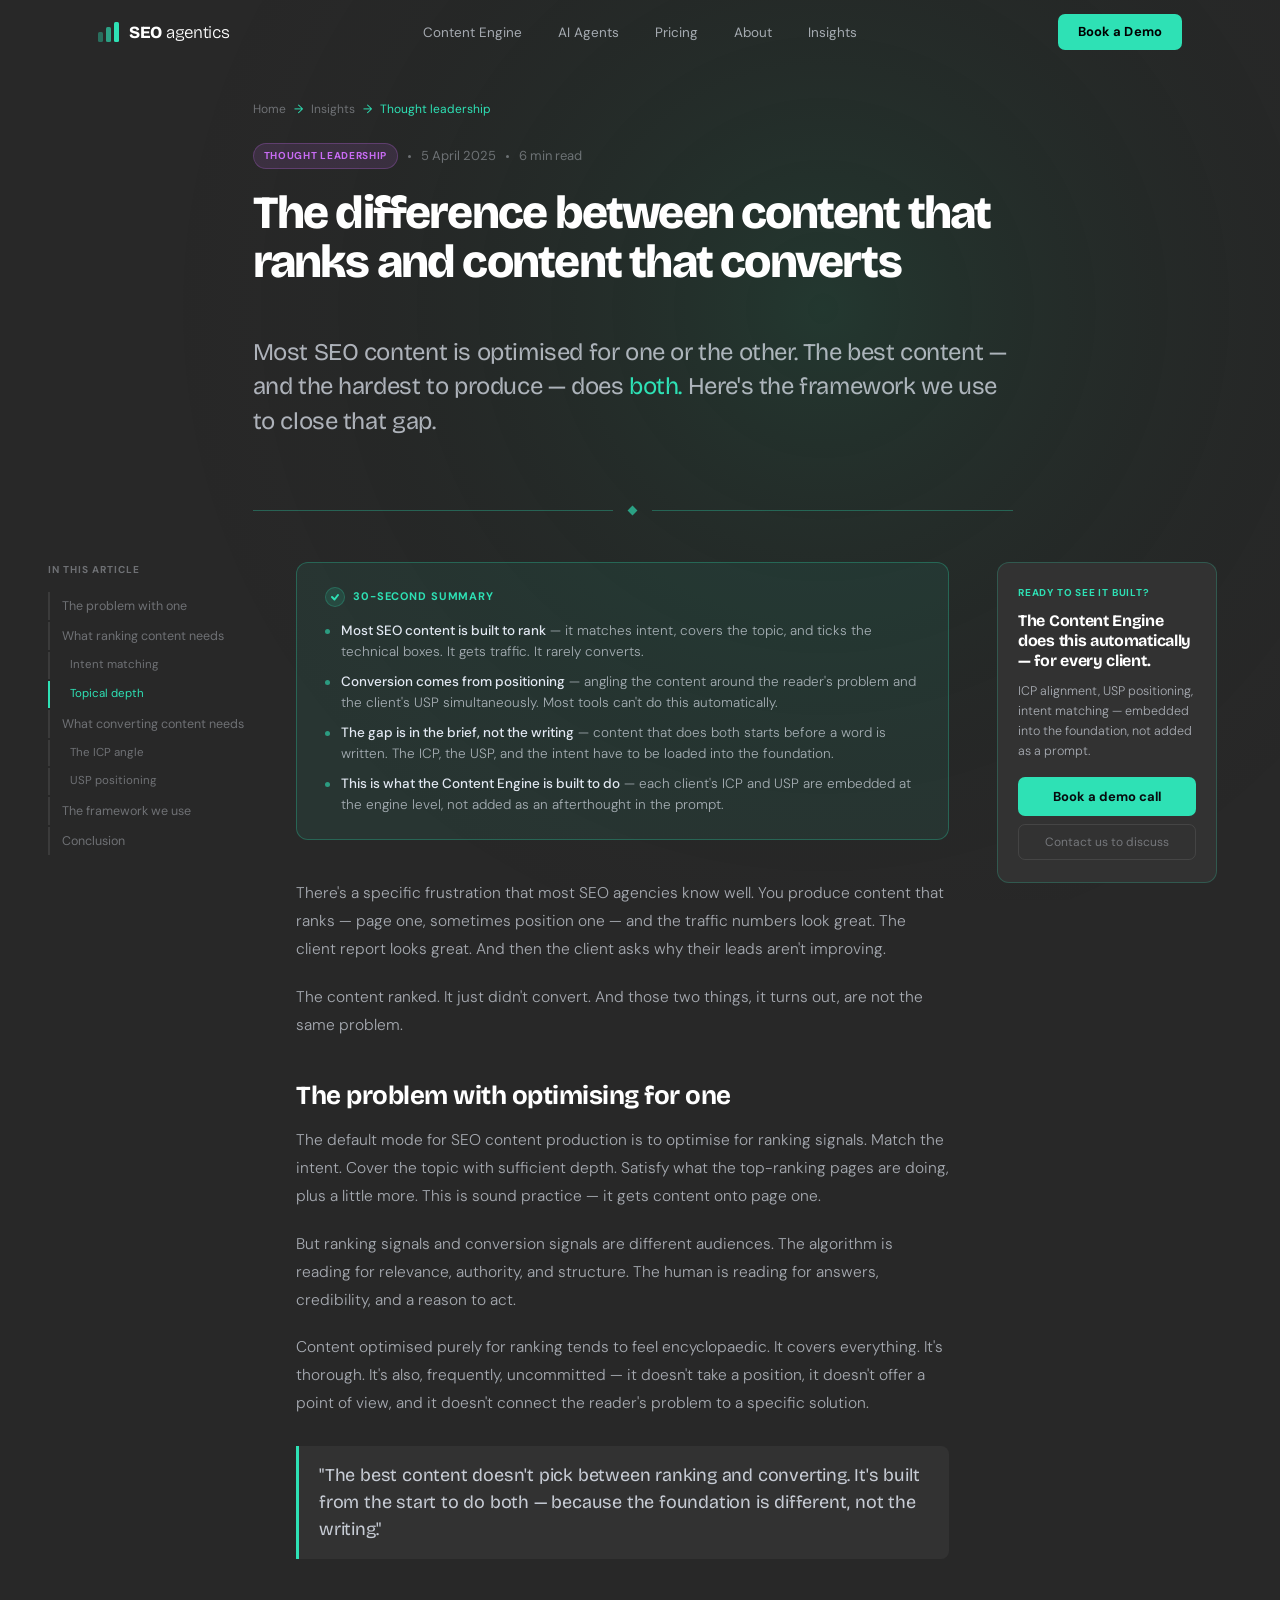
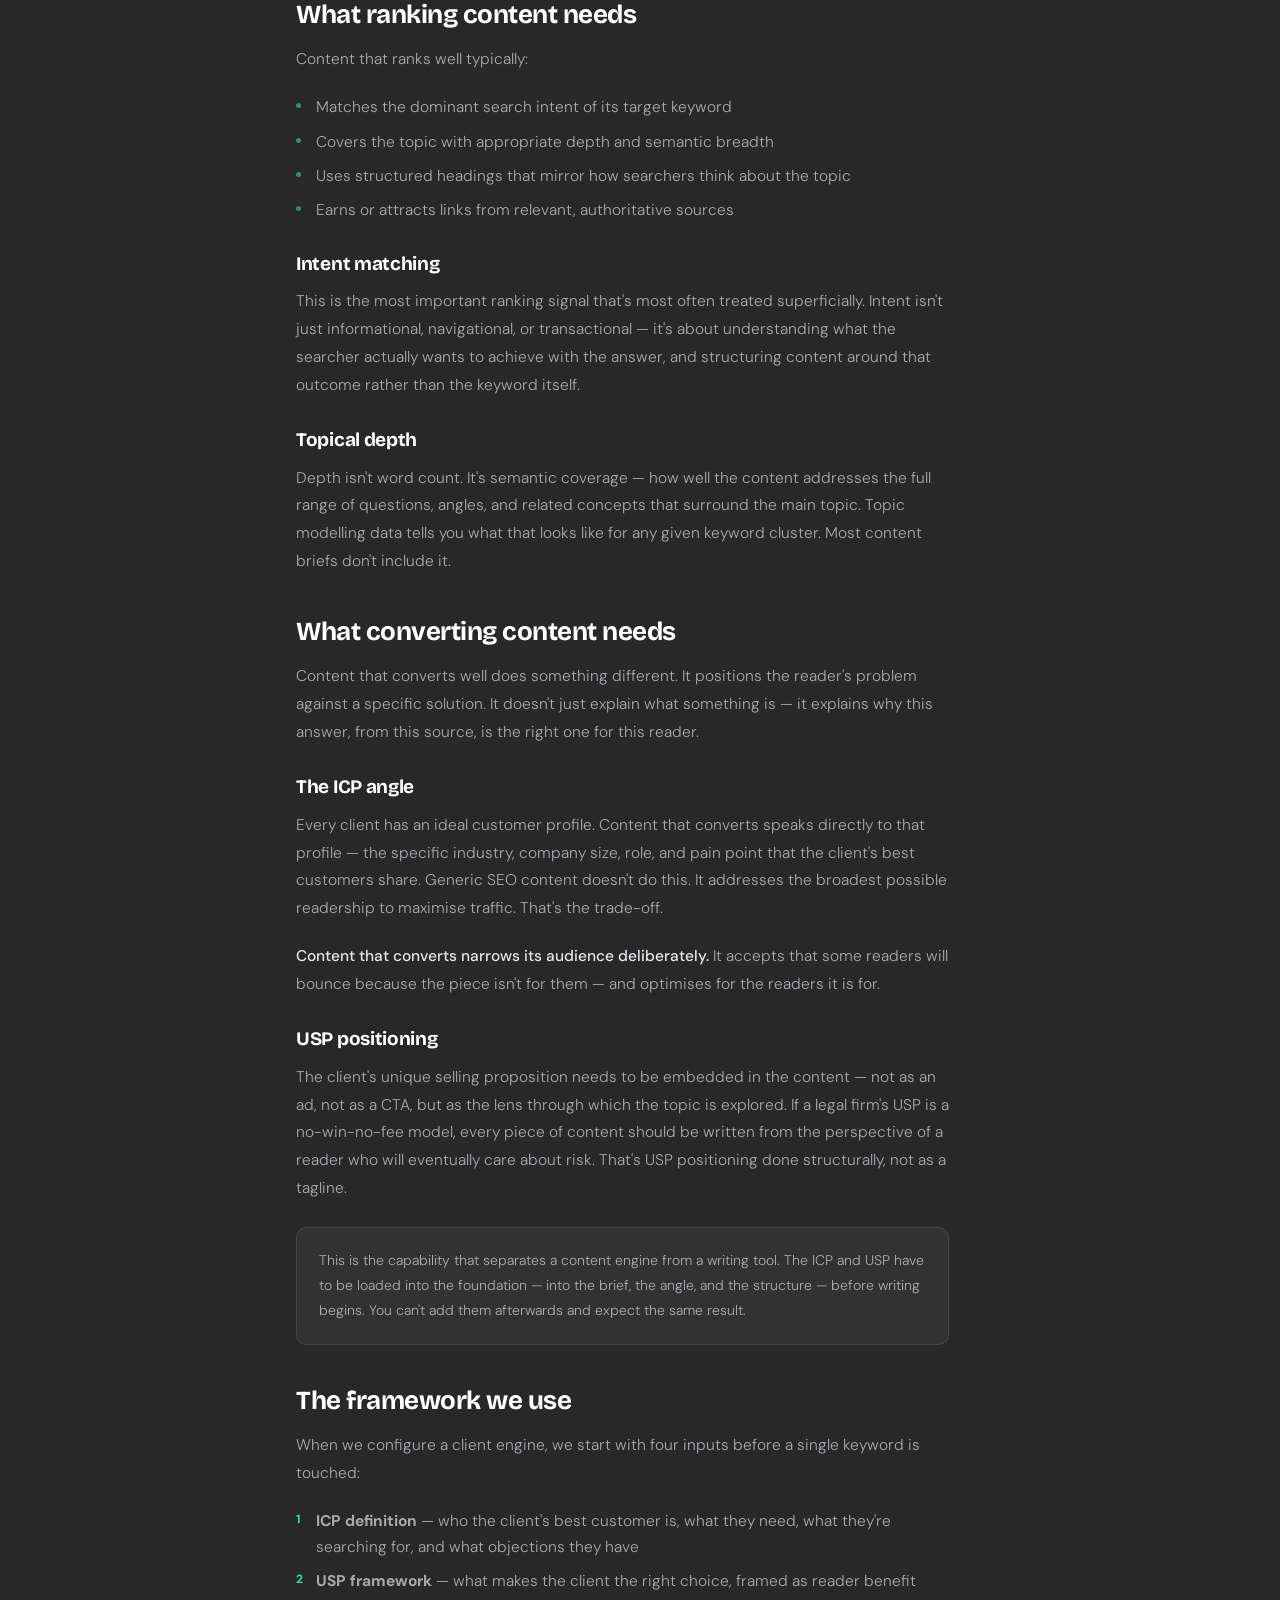
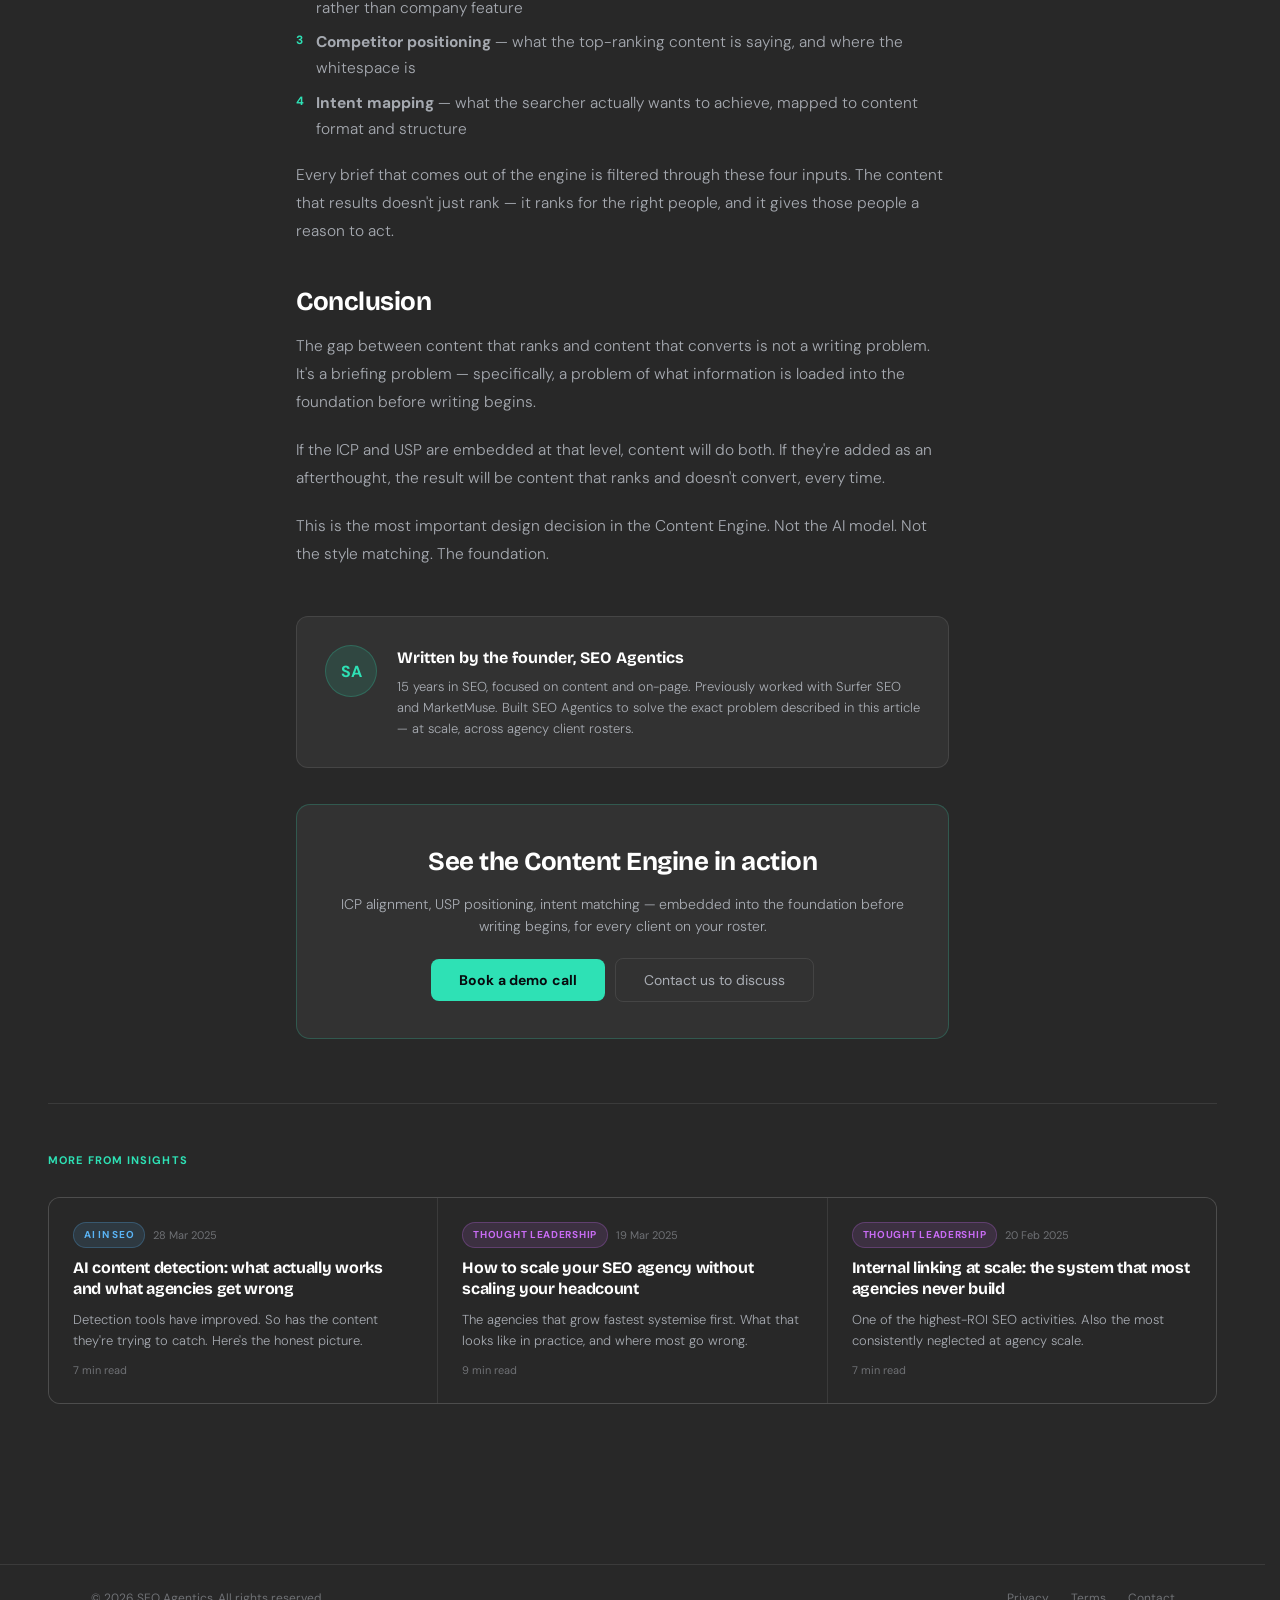
<file: blog/example-post.html>
<!DOCTYPE html>
<html lang="en">
  <head>
    <meta charset="utf-8" />
    <meta name="viewport" content="width=device-width, initial-scale=1" />
    <script>
      if ("scrollRestoration" in history) history.scrollRestoration = "manual";
    </script>
    <title>The difference between content that ranks and content that converts — SEO Agentics</title>
    <meta name="description" content="Ranking vs conversion in SEO content — the framework we use to close the gap." />
    <meta name="theme-color" content="#282828" />
    <link rel="preconnect" href="https://fonts.googleapis.com" />
    <link rel="preconnect" href="https://fonts.gstatic.com" crossorigin />
    <link href="https://fonts.googleapis.com/css2?family=Bricolage+Grotesque:opsz,wght@12..96,300;12..96,400;12..96,500;12..96,700;12..96,800&amp;family=DM+Sans:ital,opsz,wght@0,9..40,300;0,9..40,400;0,9..40,500;1,9..40,300&amp;display=swap" rel="stylesheet" />
    <link rel="stylesheet" href="../css/marketing.css" />
    <link rel="stylesheet" href="../css/article-post.css" />
  </head>
  <body data-page="insights-post" data-main-js="../js/main.js">
    <div id="header-include" data-include="../header.html"></div>

<div class="page-wrap" id="page-main">
  <div class="article-header">
    <div class="article-breadcrumb">
      <a href="../index.html">Home</a><span>&#8594;</span>
      <a href="../insights.html">Insights</a><span>&#8594;</span>
      <span>Thought leadership</span>
    </div>
    <div class="article-meta-top">
      <span class="cat-tag cat-tl">Thought leadership</span>
      <span class="article-dot"></span>
      <span class="article-date">5 April 2025</span>
      <span class="article-dot"></span>
      <span class="article-read-time">6 min read</span>
    </div>
    <h1 class="article-h1">The difference between content that ranks and content that converts</h1>
    <p class="article-standfirst">Most SEO content is optimised for one or the other. The best content — and the hardest to produce — does <em>both.</em> Here's the framework we use to close that gap.</p>
  </div>

  <div class="sep-rule">
    <div class="sep-rule-line"></div>
    <div class="sep-rule-diamond"></div>
    <div class="sep-rule-line"></div>
  </div>

  <div class="article-layout" style="margin-top:48px">
    <aside class="toc-sidebar">
      <div class="toc-label">In this article</div>
      <ul class="toc-list">
        <li class="toc-item active"><a href="#the-problem">The problem with one</a></li>
        <li class="toc-item"><a href="#ranking-signals">What ranking content needs</a></li>
        <li class="toc-item sub"><a href="#intent-match">Intent matching</a></li>
        <li class="toc-item sub"><a href="#topical-depth">Topical depth</a></li>
        <li class="toc-item"><a href="#conversion-signals">What converting content needs</a></li>
        <li class="toc-item sub"><a href="#icp-angle">The ICP angle</a></li>
        <li class="toc-item sub"><a href="#usp-positioning">USP positioning</a></li>
        <li class="toc-item"><a href="#the-framework">The framework we use</a></li>
        <li class="toc-item"><a href="#conclusion">Conclusion</a></li>
      </ul>
    </aside>

    <article class="article-body">
      <div class="tldr-box">
        <div class="tldr-header">
          <div class="tldr-icon"><svg viewBox="0 0 10 10"><path d="M2 5l2.5 2.5L8 3"/></svg></div>
          <span class="tldr-label">30-second summary</span>
        </div>
        <ul class="tldr-list">
          <li><strong>Most SEO content is built to rank</strong> &#8212; it matches intent, covers the topic, and ticks the technical boxes. It gets traffic. It rarely converts.</li>
          <li><strong>Conversion comes from positioning</strong> &#8212; angling the content around the reader's problem and the client's USP simultaneously. Most tools can't do this automatically.</li>
          <li><strong>The gap is in the brief, not the writing</strong> &#8212; content that does both starts before a word is written. The ICP, the USP, and the intent have to be loaded into the foundation.</li>
          <li><strong>This is what the Content Engine is built to do</strong> &#8212; each client's ICP and USP are embedded at the engine level, not added as an afterthought in the prompt.</li>
        </ul>
      </div>

      <div class="prose">
        <p>There's a specific frustration that most SEO agencies know well. You produce content that ranks &#8212; page one, sometimes position one &#8212; and the traffic numbers look great. The client report looks great. And then the client asks why their leads aren't improving.</p>
        <p>The content ranked. It just didn't convert. And those two things, it turns out, are not the same problem.</p>

        <h2 id="the-problem">The problem with optimising for one</h2>
        <p>The default mode for SEO content production is to optimise for ranking signals. Match the intent. Cover the topic with sufficient depth. Satisfy what the top-ranking pages are doing, plus a little more. This is sound practice &#8212; it gets content onto page one.</p>
        <p>But ranking signals and conversion signals are different audiences. The algorithm is reading for relevance, authority, and structure. The human is reading for answers, credibility, and a reason to act.</p>
        <p>Content optimised purely for ranking tends to feel encyclopaedic. It covers everything. It's thorough. It's also, frequently, uncommitted &#8212; it doesn't take a position, it doesn't offer a point of view, and it doesn't connect the reader's problem to a specific solution.</p>

        <blockquote><p>"The best content doesn't pick between ranking and converting. It's built from the start to do both &#8212; because the foundation is different, not the writing."</p></blockquote>

        <h2 id="ranking-signals">What ranking content needs</h2>
        <p>Content that ranks well typically:</p>
        <ul>
          <li>Matches the dominant search intent of its target keyword</li>
          <li>Covers the topic with appropriate depth and semantic breadth</li>
          <li>Uses structured headings that mirror how searchers think about the topic</li>
          <li>Earns or attracts links from relevant, authoritative sources</li>
        </ul>

        <h3 id="intent-match">Intent matching</h3>
        <p>This is the most important ranking signal that's most often treated superficially. Intent isn't just informational, navigational, or transactional &#8212; it's about understanding what the searcher actually wants to achieve with the answer, and structuring content around that outcome rather than the keyword itself.</p>

        <h3 id="topical-depth">Topical depth</h3>
        <p>Depth isn't word count. It's semantic coverage &#8212; how well the content addresses the full range of questions, angles, and related concepts that surround the main topic. Topic modelling data tells you what that looks like for any given keyword cluster. Most content briefs don't include it.</p>

        <h2 id="conversion-signals">What converting content needs</h2>
        <p>Content that converts well does something different. It positions the reader's problem against a specific solution. It doesn't just explain what something is &#8212; it explains why this answer, from this source, is the right one for this reader.</p>

        <h3 id="icp-angle">The ICP angle</h3>
        <p>Every client has an ideal customer profile. Content that converts speaks directly to that profile &#8212; the specific industry, company size, role, and pain point that the client's best customers share. Generic SEO content doesn't do this. It addresses the broadest possible readership to maximise traffic. That's the trade-off.</p>
        <p><strong>Content that converts narrows its audience deliberately.</strong> It accepts that some readers will bounce because the piece isn't for them &#8212; and optimises for the readers it is for.</p>

        <h3 id="usp-positioning">USP positioning</h3>
        <p>The client's unique selling proposition needs to be embedded in the content &#8212; not as an ad, not as a CTA, but as the lens through which the topic is explored. If a legal firm's USP is a no-win-no-fee model, every piece of content should be written from the perspective of a reader who will eventually care about risk. That's USP positioning done structurally, not as a tagline.</p>

        <div class="callout"><p>This is the capability that separates a content engine from a writing tool. The ICP and USP have to be loaded into the foundation &#8212; into the brief, the angle, and the structure &#8212; before writing begins. You can't add them afterwards and expect the same result.</p></div>

        <h2 id="the-framework">The framework we use</h2>
        <p>When we configure a client engine, we start with four inputs before a single keyword is touched:</p>
        <ol>
          <li><strong>ICP definition</strong> &#8212; who the client's best customer is, what they need, what they're searching for, and what objections they have</li>
          <li><strong>USP framework</strong> &#8212; what makes the client the right choice, framed as reader benefit rather than company feature</li>
          <li><strong>Competitor positioning</strong> &#8212; what the top-ranking content is saying, and where the whitespace is</li>
          <li><strong>Intent mapping</strong> &#8212; what the searcher actually wants to achieve, mapped to content format and structure</li>
        </ol>
        <p>Every brief that comes out of the engine is filtered through these four inputs. The content that results doesn't just rank &#8212; it ranks for the right people, and it gives those people a reason to act.</p>

        <h2 id="conclusion">Conclusion</h2>
        <p>The gap between content that ranks and content that converts is not a writing problem. It's a briefing problem &#8212; specifically, a problem of what information is loaded into the foundation before writing begins.</p>
        <p>If the ICP and USP are embedded at that level, content will do both. If they're added as an afterthought, the result will be content that ranks and doesn't convert, every time.</p>
        <p>This is the most important design decision in the Content Engine. Not the AI model. Not the style matching. The foundation.</p>
      </div>

      <div class="article-footer-author">
        <div class="footer-avatar">SA</div>
        <div class="footer-author-info">
          <h4>Written by the founder, SEO Agentics</h4>
          <p>15 years in SEO, focused on content and on-page. Previously worked with Surfer SEO and MarketMuse. Built SEO Agentics to solve the exact problem described in this article &#8212; at scale, across agency client rosters.</p>
        </div>
      </div>

      <div class="article-cta">
        <h3>See the Content Engine in action</h3>
        <p>ICP alignment, USP positioning, intent matching &#8212; embedded into the foundation before writing begins, for every client on your roster.</p>
        <div class="article-cta-row">
          <button type="button" class="btn-cta">Book a demo call</button>
          <button type="button" class="btn-cta-ghost">Contact us to discuss</button>
        </div>
      </div>
    </article>

    <aside class="right-sidebar">
      <div class="sidebar-demo-card">
        <div class="sidebar-demo-label">Ready to see it built?</div>
        <h4>The Content Engine does this automatically &#8212; for every client.</h4>
        <p>ICP alignment, USP positioning, intent matching &#8212; embedded into the foundation, not added as a prompt.</p>
        <button type="button" class="btn-sidebar">Book a demo call</button>
        <button type="button" class="btn-sidebar-ghost">Contact us to discuss</button>
      </div>
    </aside>
  </div>

  <div class="related-section">
    <div class="related-label">More from Insights</div>
    <div class="related-grid">
      <a class="related-card" href="../insights.html">
        <div class="related-card-meta"><span class="cat-tag cat-ai">AI in SEO</span><span style="font-size:11px;color:var(--text-faint)">28 Mar 2025</span></div>
        <div class="related-card-title">AI content detection: what actually works and what agencies get wrong</div>
        <div class="related-card-excerpt">Detection tools have improved. So has the content they're trying to catch. Here's the honest picture.</div>
        <div class="related-card-read">7 min read</div>
      </a>
      <a class="related-card" href="../insights.html">
        <div class="related-card-meta"><span class="cat-tag cat-tl">Thought leadership</span><span style="font-size:11px;color:var(--text-faint)">19 Mar 2025</span></div>
        <div class="related-card-title">How to scale your SEO agency without scaling your headcount</div>
        <div class="related-card-excerpt">The agencies that grow fastest systemise first. What that looks like in practice, and where most go wrong.</div>
        <div class="related-card-read">9 min read</div>
      </a>
      <a class="related-card" href="../insights.html">
        <div class="related-card-meta"><span class="cat-tag cat-tl">Thought leadership</span><span style="font-size:11px;color:var(--text-faint)">20 Feb 2025</span></div>
        <div class="related-card-title">Internal linking at scale: the system that most agencies never build</div>
        <div class="related-card-excerpt">One of the highest-ROI SEO activities. Also the most consistently neglected at agency scale.</div>
        <div class="related-card-read">7 min read</div>
      </a>
    </div>
  </div>
</div>

    <div id="footer-include" data-include="../footer.html"></div>
    <script src="../js/includes.js"></script>
  </body>
</html>
</file>
<file: css/marketing.css>
@import url("tokens.css");

/* Merged marketing CSS from source HTML exports */

/* ===== seo-agentics-homepage (2).html ===== */
*, *::before, *::after { box-sizing: border-box; margin: 0; padding: 0; }

  html { scroll-behavior: smooth; }

  body {
    background: var(--bg);
    color: var(--text);
    font-family: var(--font-body);
    font-size: var(--text-base);
    line-height: var(--leading-normal);
    overflow-x: hidden;
    min-height: 100vh;
  }

  /* ── AMBIENT GLOW LAYER ── */
  #glow-canvas {
    position: fixed;
    inset: 0;
    width: 100%;
    height: 100%;
    pointer-events: none;
    z-index: 0;
  }

  /* ── LAYOUT ── */
  .container {
    max-width: var(--container-max);
    margin: 0 auto;
    padding: 0 var(--container-padding-x);
    position: relative;
    z-index: 1;
  }

  section { position: relative; z-index: 1; }

  /* ── NAV ── */
  nav {
    position: fixed;
    top: 0;
    left: 0;
    right: 0;
    z-index: 100;
    border-bottom: 1px solid transparent;
    transition: border-color 0.3s, background 0.3s, backdrop-filter 0.3s;
  }

  nav.scrolled {
    background: var(--color-nav-scrolled);
    backdrop-filter: blur(16px);
    border-bottom-color: var(--border);
  }

  .nav-inner {
    max-width: var(--container-max);
    margin: 0 auto;
    padding: 0 var(--container-padding-x);
    height: 64px;
    display: flex;
    align-items: center;
    justify-content: space-between;
  }

  .logo {
    display: flex;
    align-items: center;
    gap: 10px;
    font-family: var(--font-display);
    font-weight: 700;
    font-size: 17px;
    color: var(--color-text);
    letter-spacing: -0.3px;
    text-decoration: none;
  }

  .logo-mark {
    width: 30px;
    height: 30px;
    border-radius: 7px;
    background: var(--accent);
    display: flex;
    align-items: center;
    justify-content: center;
  }

  .logo-mark svg { width: 16px; height: 16px; }

  .nav-links {
    display: flex;
    gap: 36px;
    list-style: none;
  }

  .nav-links a {
    font-size: 13.5px;
    color: var(--text-muted);
    text-decoration: none;
    transition: color 0.2s;
    font-weight: 400;
  }

  .nav-links a:hover { color: var(--text); }

  .nav-actions { display: flex; align-items: center; gap: 10px; }

  .btn-ghost {
    font-family: var(--font-body);
    font-size: 13px;
    font-weight: 400;
    padding: 8px 18px;
    background: transparent;
    color: var(--text-muted);
    border: 1px solid var(--border);
    border-radius: 7px;
    cursor: pointer;
    transition: color 0.2s, border-color 0.2s;
  }

  .btn-ghost:hover { color: var(--text); border-color: var(--border-hover); }

  .btn-accent {
    font-family: var(--font-body);
    font-size: 13px;
    font-weight: 700;
    padding: 8px 20px;
    background: var(--accent);
    color: var(--color-accent-contrast);
    border: none;
    border-radius: 7px;
    cursor: pointer;
    transition: background 0.2s;
    -webkit-font-smoothing: antialiased;
    letter-spacing: 0.01em;
  }

  .btn-accent:hover { background: #52edc4; }

  /* ── HERO ── */
  .hero {
    min-height: 100vh;
    display: flex;
    align-items: center;
    padding: 140px 0 100px;
    border-bottom: 1px solid var(--border);
  }

  .hero-inner {
    display: flex;
    flex-direction: column;
    align-items: center;
    text-align: center;
    width: 100%;
  }

  .hero-badge {
    display: inline-flex;
    align-items: center;
    gap: 8px;
    font-size: 11px;
    font-weight: 500;
    letter-spacing: 0.09em;
    text-transform: uppercase;
    color: var(--accent);
    background: var(--accent-dim);
    border: 1px solid var(--accent-border);
    padding: 5px 13px;
    border-radius: 100px;
    margin-bottom: 32px;
  }

  .badge-pulse {
    width: 6px;
    height: 6px;
    border-radius: 50%;
    background: var(--accent);
    animation: pulse 2.4s ease-in-out infinite;
  }

  @keyframes pulse {
    0%, 100% { opacity: 1; transform: scale(1); }
    50% { opacity: 0.35; transform: scale(0.8); }
  }

  .hero h1 {
    font-family: var(--font-display);
    font-size: 76px;
    font-weight: 800;
    line-height: 1.01;
    letter-spacing: -3px;
    color: #fff;
    margin-bottom: 26px;
    max-width: 820px;
  }

  .hero h1 .accent { color: var(--accent); }

  .hero-sub {
    font-size: 18px;
    color: var(--text-muted);
    line-height: 1.7;
    font-weight: 300;
    max-width: 540px;
    margin-bottom: 40px;
  }

  .hero-actions { display: flex; align-items: center; justify-content: center; gap: 14px; margin-bottom: 48px; }

  .btn-hero {
    font-family: var(--font-body);
    font-size: 14.5px;
    font-weight: 600;
    padding: 13px 30px;
    background: var(--accent);
    color: var(--color-accent-contrast);
    border: none;
    border-radius: 8px;
    cursor: pointer;
    transition: background 0.2s;
    -webkit-font-smoothing: antialiased;
    letter-spacing: 0.01em;
  }

  .btn-hero:hover { background: #52edc4; }

  .btn-how {
    font-family: var(--font-body);
    font-size: 14.5px;
    font-weight: 400;
    padding: 13px 24px;
    background: transparent;
    color: var(--text-muted);
    border: 1px solid var(--border);
    border-radius: 8px;
    cursor: pointer;
    transition: color 0.2s, border-color 0.2s;
    display: flex;
    align-items: center;
    gap: 6px;
  }

  .btn-how:hover { color: var(--text); border-color: var(--border-hover); }

  .hero-trust {
    display: flex;
    align-items: center;
    justify-content: center;
    gap: 16px;
    margin-bottom: 64px;
  }

  .avatar-stack { display: flex; }

  .avatar {
    width: 32px;
    height: 32px;
    border-radius: 50%;
    border: 2px solid var(--bg);
    background: var(--bg3);
    display: flex;
    align-items: center;
    justify-content: center;
    font-size: 10px;
    font-weight: 600;
    color: var(--accent);
    margin-left: -8px;
  }

  .avatar:first-child { margin-left: 0; }

  .trust-text { font-size: 13px; color: var(--text-faint); }

  /* ── HERO VIDEO ── */
  .hero-video-wrap {
    width: 100%;
    max-width: 960px;
    position: relative;
    border-radius: 16px;
    overflow: hidden;
    border: 1px solid var(--border);
    background: var(--bg2);
    cursor: pointer;
  }

  .hero-video-wrap:has(.video-embed) {
    cursor: default;
  }

  .hero-video-wrap:hover .play-btn { transform: scale(1.08); }

  .video-thumbnail {
    width: 100%;
    aspect-ratio: 16 / 9;
    background: var(--bg2);
    display: flex;
    align-items: center;
    justify-content: center;
    position: relative;
    overflow: hidden;
  }

  .video-thumbnail--embed {
    padding: 0;
    background: #000;
  }

  .video-embed {
    position: relative;
    width: 100%;
    aspect-ratio: 16 / 9;
    background: #000;
  }

  .video-embed iframe {
    position: absolute;
    inset: 0;
    width: 100%;
    height: 100%;
    border: 0;
  }

  .video-embed--modal {
    aspect-ratio: 16 / 9;
    width: 100%;
  }

  /* Stylised thumbnail placeholder — grid lines suggesting a dashboard */
  .thumb-grid {
    position: absolute;
    inset: 0;
    display: grid;
    grid-template-columns: 180px 1fr;
  }

  .thumb-sidebar {
    border-right: 1px solid var(--border);
    padding: 20px 16px;
    display: flex;
    flex-direction: column;
    gap: 6px;
  }

  .thumb-nav-item {
    height: 10px;
    border-radius: 4px;
    background: rgba(255,255,255,0.05);
  }

  .thumb-nav-item.active {
    background: var(--accent-dim);
    width: 70%;
  }

  .thumb-main {
    padding: 24px 28px;
    display: flex;
    flex-direction: column;
    gap: 14px;
  }

  .thumb-top-row { display: flex; gap: 10px; align-items: center; margin-bottom: 4px; }

  .thumb-pill {
    height: 22px;
    width: 130px;
    border-radius: 100px;
    background: var(--accent-dim);
    border: 1px solid var(--accent-border);
  }

  .thumb-row {
    height: 10px;
    border-radius: 4px;
    background: rgba(255,255,255,0.06);
  }

  .thumb-row.short { width: 55%; }
  .thumb-row.medium { width: 72%; }

  .thumb-stats {
    display: flex;
    gap: 10px;
    margin-top: 10px;
  }

  .thumb-stat-box {
    flex: 1;
    height: 56px;
    border-radius: 8px;
    background: rgba(255,255,255,0.04);
    border: 1px solid var(--border);
    display: flex;
    align-items: center;
    justify-content: center;
    font-family: var(--font-display);
    font-size: 20px;
    font-weight: 700;
    color: rgba(255,255,255,0.15);
  }

  .thumb-stat-box.highlight { color: var(--accent); opacity: 0.4; }

  /* Gradient overlay so play button pops */
  .video-overlay {
    position: absolute;
    inset: 0;
    background: var(--color-video-overlay);
    display: flex;
    align-items: center;
    justify-content: center;
  }

  .play-btn {
    width: 72px;
    height: 72px;
    border-radius: 50%;
    background: var(--accent);
    display: flex;
    align-items: center;
    justify-content: center;
    transition: transform 0.25s ease;
    box-shadow: 0 0 0 16px rgba(46, 225, 181, 0.1);
  }

  .play-btn svg {
    width: 26px;
    height: 26px;
    fill: #070a0e;
    margin-left: 4px;
  }

  /* Video topbar chrome */
  .video-chrome {
    display: flex;
    align-items: center;
    gap: 7px;
    padding: 12px 18px;
    border-bottom: 1px solid var(--border);
    background: var(--bg2);
  }

  .chrome-dot { width: 9px; height: 9px; border-radius: 50%; background: rgba(255,255,255,0.08); }
  .chrome-label { font-size: 11px; color: var(--text-faint); margin-left: 6px; }

  .video-caption {
    padding: 14px 20px;
    font-size: 12px;
    color: var(--text-faint);
    text-align: center;
    border-top: 1px solid var(--border);
    background: var(--bg2);
  }

  /* Modal overlay for video */
  .video-modal {
    display: none;
    position: fixed;
    inset: 0;
    background: rgba(0,0,0,0.88);
    z-index: 999;
    align-items: center;
    justify-content: center;
  }

  .video-modal.open { display: flex; }

  .modal-inner {
    width: 90%;
    max-width: 1000px;
    position: relative;
  }

  .modal-close {
    position: absolute;
    top: -44px;
    right: 0;
    background: transparent;
    border: none;
    color: rgba(255,255,255,0.5);
    font-size: 28px;
    cursor: pointer;
    font-family: var(--font-body);
    line-height: 1;
    transition: color 0.2s;
  }

  .modal-close:hover { color: var(--color-text); }

  .modal-video-frame {
    width: 100%;
    aspect-ratio: 16/9;
    border-radius: 12px;
    overflow: hidden;
    background: #000;
    display: flex;
    align-items: center;
    justify-content: center;
    border: 1px solid rgba(255,255,255,0.1);
  }

  .modal-placeholder {
    text-align: center;
    color: var(--text-faint);
  }

  .modal-placeholder p { font-size: 14px; margin-top: 12px; }

  /* ── SECTION SHARED ── */
  .section-label {
    font-size: 11px;
    font-weight: 600;
    letter-spacing: 0.1em;
    text-transform: uppercase;
    color: var(--accent);
    margin-bottom: 14px;
  }

  .section-h2 {
    font-family: var(--font-display);
    font-size: 40px;
    font-weight: 800;
    color: #fff;
    letter-spacing: -1px;
    line-height: 1.07;
    margin-bottom: 16px;
  }

  .section-sub {
    font-size: 16px;
    color: var(--text-muted);
    line-height: 1.7;
    font-weight: 300;
    max-width: 500px;
  }

  /* ── SERVICES ── */
  .services-section {
    padding: 100px 0;
    border-bottom: 1px solid var(--border);
  }

  .services-header { margin-bottom: 56px; }

  .services-grid {
    display: grid;
    grid-template-columns: 1fr 1fr;
    gap: 10px;
  }

  .service-card {
    background: var(--card);
    border: 1px solid rgba(46, 225, 181, 0.18);
    border-radius: 12px;
    padding: 44px 40px;
    transition: background 0.25s;
    cursor: default;
    position: relative;
    overflow: hidden;
  }

  .service-card::before {
    content: "";
    position: absolute;
    top: 0;
    left: 0;
    right: 0;
    height: 3px;
    background: var(--accent);
    transform: scaleX(0);
    transition: transform 0.25s ease;
    transform-origin: left;
  }

  .service-card:hover::before {
    transform: scaleX(1);
  }

  .service-card:hover {
    background: rgba(46, 225, 181, 0.06);
  }

  .service-num {
    font-size: 11px;
    font-weight: 600;
    color: var(--accent);
    letter-spacing: 0.09em;
    opacity: 0.6;
    margin-bottom: 24px;
  }

  .service-icon {
    width: 42px;
    height: 42px;
    border-radius: 10px;
    border: 1px solid var(--accent-border);
    background: var(--accent-dim);
    display: flex;
    align-items: center;
    justify-content: center;
    margin-bottom: 24px;
  }

  .service-icon svg { width: 20px; height: 20px; stroke: var(--accent); fill: none; stroke-width: 1.5; stroke-linecap: round; stroke-linejoin: round; }

  .service-card h3 {
    font-family: var(--font-display);
    font-size: 22px;
    font-weight: 700;
    color: #fff;
    letter-spacing: -0.4px;
    margin-bottom: 14px;
  }

  .service-card p {
    font-size: 14.5px;
    color: var(--text-muted);
    line-height: 1.7;
    font-weight: 300;
  }

  .service-link {
    display: inline-flex;
    align-items: center;
    gap: 5px;
    font-size: 13px;
    color: var(--accent);
    margin-top: 24px;
    font-weight: 500;
    text-decoration: none;
    transition: gap 0.2s;
  }

  .service-link:hover { gap: 9px; }

  /* ── HOW IT WORKS ── */
  .how-section {
    padding: 100px 0;
    border-bottom: 1px solid var(--border);
  }

  .how-inner {
    display: grid;
    grid-template-columns: 1fr 1.1fr;
    gap: 80px;
    align-items: start;
    margin-top: 56px;
  }

  .steps { display: flex; flex-direction: column; }

  .step {
    display: flex;
    gap: 20px;
    padding: 28px 0;
    border-bottom: 1px solid var(--border);
    opacity: 0.45;
    transition: opacity 0.3s;
    cursor: default;
  }

  .step:first-child { padding-top: 0; }
  .step:last-child { border-bottom: none; }
  .step:hover { opacity: 1; }

  .step-n {
    width: 30px;
    height: 30px;
    border-radius: 50%;
    border: 1px solid var(--accent-border);
    display: flex;
    align-items: center;
    justify-content: center;
    font-size: 11px;
    font-weight: 600;
    color: var(--accent);
    flex-shrink: 0;
    margin-top: 2px;
  }

  .step h4 {
    font-family: var(--font-display);
    font-size: 16px;
    font-weight: 700;
    color: #fff;
    margin-bottom: 7px;
    letter-spacing: -0.2px;
  }

  .step p { font-size: 13.5px; color: var(--text-muted); line-height: 1.65; font-weight: 300; }

  /* dashboard mock */
  .dash-mock {
    background: var(--card);
    border: 1px solid rgba(46, 225, 181, 0.18);
    border-radius: 14px;
    overflow: hidden;
    position: sticky;
    top: 90px;
  }

  .dash-topbar {
    display: flex;
    align-items: center;
    gap: 7px;
    padding: 12px 16px;
    border-bottom: 1px solid var(--border);
  }

  .dash-dot { width: 9px; height: 9px; border-radius: 50%; background: rgba(255,255,255,0.08); }
  .dash-label { font-size: 11px; color: var(--text-faint); margin-left: 6px; }

  .dash-body { display: flex; }

  .dash-sidebar {
    width: 140px;
    border-right: 1px solid var(--border);
    padding: 12px 0;
    flex-shrink: 0;
  }

  .dash-nav-item {
    display: flex;
    align-items: center;
    gap: 8px;
    padding: 8px 14px;
    font-size: 12px;
    color: var(--text-faint);
    cursor: pointer;
    transition: all 0.2s;
  }

  .dash-nav-item.active { color: var(--accent); background: rgba(46,225,181,0.06); }
  .dash-nav-item svg { width: 13px; height: 13px; stroke: currentColor; fill: none; stroke-width: 1.5; flex-shrink: 0; }

  .dash-main { flex: 1; padding: 18px 16px; }

  .client-pill {
    display: inline-flex;
    align-items: center;
    gap: 6px;
    font-size: 11px;
    font-weight: 600;
    color: var(--accent);
    background: var(--accent-dim);
    border: 1px solid var(--accent-border);
    padding: 4px 10px;
    border-radius: 100px;
    margin-bottom: 14px;
  }

  .cpill-dot { width: 5px; height: 5px; border-radius: 50%; background: var(--accent); }

  .article-row {
    padding: 10px 0;
    border-bottom: 1px solid rgba(255,255,255,0.04);
  }

  .article-row:last-of-type { border-bottom: none; }

  .article-title { font-size: 12px; color: rgba(226,232,242,0.7); margin-bottom: 4px; }
  .article-meta { display: flex; gap: 5px; align-items: center; }

  .atag {
    font-size: 9px;
    font-weight: 600;
    padding: 2px 7px;
    border-radius: 3px;
    letter-spacing: 0.03em;
  }

  .atag.green { background: rgba(46,225,181,0.1); color: var(--accent); }
  .atag.gray { background: rgba(255,255,255,0.05); color: var(--text-faint); }

  .client-switcher { margin-top: 14px; padding-top: 14px; border-top: 1px solid rgba(255,255,255,0.04); }
  .cs-label { font-size: 9px; color: var(--text-faint); margin-bottom: 6px; letter-spacing: 0.04em; text-transform: uppercase; }
  .cs-pills { display: flex; gap: 4px; flex-wrap: wrap; }

  .cs-pill {
    font-size: 9px;
    padding: 3px 8px;
    border-radius: 4px;
    background: rgba(255,255,255,0.04);
    color: rgba(226,232,242,0.28);
    cursor: pointer;
    transition: all 0.2s;
  }

  .cs-pill:hover { background: rgba(255,255,255,0.07); color: var(--text-muted); }

  /* ── COMPARISON TABLE ── */
  .comparison-section {
    padding: 100px 0;
    border-bottom: 1px solid var(--border);
  }

  .comparison-table {
    margin-top: 48px;
    background: var(--card);
    border: 1px solid rgba(46, 225, 181, 0.18);
    border-radius: 14px;
    overflow: hidden;
  }

  .ct-header {
    display: grid;
    grid-template-columns: 1fr 180px 180px;
    background: rgba(0, 0, 0, 0.2);
    border-bottom: 1px solid rgba(46, 225, 181, 0.12);
    padding: 0 32px;
  }

  .ct-header-cell {
    padding: 18px 0;
    font-size: 12px;
    font-weight: 700;
    letter-spacing: 0.04em;
    color: var(--text-faint);
    text-transform: uppercase;
  }

  .ct-header-cell.us {
    color: var(--accent);
    text-align: center;
  }

  .ct-header-cell.them { text-align: center; }

  .ct-row {
    display: grid;
    grid-template-columns: 1fr 180px 180px;
    padding: 0 32px;
    border-bottom: 1px solid rgba(255, 255, 255, 0.1);
    transition: background 0.2s;
  }

  .ct-row:last-child { border-bottom: none; }
  .ct-row:hover { background: rgba(255, 255, 255, 0.02); }

  .ct-feature {
    padding: 20px 0;
    font-size: 14px;
    color: var(--text-muted);
    font-weight: 400;
    display: flex;
    align-items: center;
  }

  .ct-val {
    padding: 20px 0;
    display: flex;
    align-items: center;
    justify-content: center;
    font-size: 13px;
    font-weight: 600;
  }

  .ct-val.yes { color: var(--accent); }
  .ct-val.no { color: rgba(226,232,242,0.2); font-weight: 400; }

  .ct-yes-icon {
    width: 20px;
    height: 20px;
    border-radius: 50%;
    background: rgba(46,225,181,0.1);
    border: 1px solid rgba(46,225,181,0.25);
    display: flex;
    align-items: center;
    justify-content: center;
  }

  .ct-yes-icon svg { width: 10px; height: 10px; stroke: var(--accent); fill: none; stroke-width: 2.5; stroke-linecap: round; stroke-linejoin: round; }

  .ct-no-icon {
    width: 20px;
    height: 20px;
    border-radius: 50%;
    background: rgba(255,255,255,0.03);
    border: 1px solid rgba(255,255,255,0.07);
    display: flex;
    align-items: center;
    justify-content: center;
  }

  .ct-no-icon svg { width: 10px; height: 10px; stroke: rgba(226,232,242,0.2); fill: none; stroke-width: 2; stroke-linecap: round; }

  /* ── DIFFERENTIATORS ── */
  .diff-section {
    padding: 100px 0;
    border-bottom: 1px solid var(--border);
  }

  .diff-header { margin-bottom: 56px; }

  .diff-grid {
    display: grid;
    grid-template-columns: repeat(3, 1fr);
    gap: 10px;
  }

  .diff-card {
    background: var(--card);
    border: 1px solid rgba(46, 225, 181, 0.18);
    border-radius: 12px;
    padding: 36px 30px;
    transition: background 0.25s;
    position: relative;
    overflow: hidden;
  }

  .diff-card::before {
    content: "";
    position: absolute;
    top: 0;
    left: 0;
    right: 0;
    height: 3px;
    background: var(--accent);
    transform: scaleX(0);
    transition: transform 0.25s ease;
    transform-origin: left;
  }

  .diff-card:hover::before {
    transform: scaleX(1);
  }

  .diff-card:hover {
    background: rgba(46, 225, 181, 0.06);
  }

  .diff-icon {
    width: 36px;
    height: 36px;
    border-radius: 8px;
    background: var(--accent-dim);
    border: 1px solid var(--accent-border);
    display: flex;
    align-items: center;
    justify-content: center;
    margin-bottom: 20px;
  }

  .diff-icon svg { width: 17px; height: 17px; stroke: var(--accent); fill: none; stroke-width: 1.5; stroke-linecap: round; stroke-linejoin: round; }

  .diff-card h4 {
    font-family: var(--font-display);
    font-size: 17px;
    font-weight: 700;
    color: #fff;
    margin-bottom: 10px;
    letter-spacing: -0.2px;
  }

  .diff-card p { font-size: 13.5px; color: var(--text-muted); line-height: 1.65; font-weight: 300; }

  /* ── TESTIMONIAL ── */
  .testimonial-section {
    padding: 90px 0;
    border-bottom: 1px solid var(--border);
    background: var(--bg2);
  }

  .testimonial-inner { max-width: 680px; margin: 0 auto; text-align: center; }

  .quote-mark {
    font-family: var(--font-display);
    font-size: 72px;
    line-height: 0.6;
    color: var(--accent);
    opacity: 1;
    margin-bottom: 24px;
    display: block;
  }

  blockquote {
    font-family: var(--font-display);
    font-size: 22px;
    font-weight: 400;
    color: rgba(226,232,242,0.8);
    line-height: 1.55;
    letter-spacing: -0.3px;
    margin-bottom: 28px;
    font-style: normal;
  }

  blockquote em { color: var(--accent); font-style: normal; font-weight: 600; }

  cite { font-size: 12px; color: rgba(226, 232, 242, 0.5); font-style: normal; }

  /* ── PRICING ── */
  .pricing-section {
    padding: 100px 0;
    border-bottom: 1px solid var(--border);
  }

  .pricing-card {
    margin-top: 48px;
    background: var(--bg2);
    border: 1px solid var(--border);
    border-radius: 14px;
    padding: 40px 44px;
    display: flex;
    align-items: center;
    justify-content: space-between;
    gap: 40px;
  }

  .pricing-card h3 {
    font-family: var(--font-display);
    font-size: 22px;
    font-weight: 700;
    color: var(--color-text);
    letter-spacing: -0.4px;
    margin-bottom: 10px;
  }

  .pricing-card p { font-size: 14.5px; color: var(--text-muted); line-height: 1.65; font-weight: 300; max-width: 520px; }

  .pricing-right { text-align: right; flex-shrink: 0; }
  .pricing-label { font-size: 11px; color: var(--text-faint); margin-bottom: 4px; }
  .pricing-value { font-size: 14px; color: var(--text-muted); white-space: nowrap; }

  /* ── CTA ── */
  .cta-section { padding: 120px 0; text-align: center; }

  .cta-section h2 {
    font-family: var(--font-display);
    font-size: 52px;
    font-weight: 800;
    color: #fff;
    letter-spacing: -1.5px;
    margin-bottom: 18px;
  }

  .cta-section p {
    font-size: 17px;
    color: var(--text-muted);
    margin-bottom: 40px;
    font-weight: 300;
  }

  .cta-row { display: flex; align-items: center; justify-content: center; gap: 12px; }

  .btn-cta {
    font-family: var(--font-body);
    font-size: 15px;
    font-weight: 700;
    padding: 15px 38px;
    background: var(--accent);
    color: var(--color-accent-contrast);
    border: none;
    border-radius: 9px;
    cursor: pointer;
    transition: background 0.2s;
    -webkit-font-smoothing: antialiased;
    letter-spacing: 0.01em;
  }

  .btn-cta:hover { background: #52edc4; }

  .btn-cta-ghost {
    font-family: var(--font-body);
    font-size: 15px;
    font-weight: 400;
    padding: 15px 38px;
    background: transparent;
    color: var(--text-muted);
    border: 1px solid var(--border);
    border-radius: 9px;
    cursor: pointer;
    transition: all 0.2s;
  }

  .btn-cta-ghost:hover { color: var(--text); border-color: var(--border-hover); }

  /* ── FOOTER ── */
  footer {
    border-top: 1px solid var(--border);
    position: relative;
    z-index: 1;
  }

  .footer-inner {
    max-width: var(--container-max);
    margin: 0 auto;
    padding: var(--space-5) var(--container-padding-x);
    display: flex;
    align-items: center;
    justify-content: space-between;
  }

  .footer-copy { font-size: 12px; color: var(--text-faint); }

  .footer-links { display: flex; gap: 22px; }
  .footer-links a { font-size: 12px; color: var(--text-faint); text-decoration: none; transition: color 0.2s; }
  .footer-links a:hover { color: var(--text-muted); }

  /* ── SCROLL ANIMATIONS ── */
  .fade-up {
    opacity: 0;
    transform: translateY(28px);
    transition: opacity 0.65s ease, transform 0.65s ease;
  }

  .fade-up.visible {
    opacity: 1;
    transform: translateY(0);
  }

  .fade-up-delay-1 { transition-delay: 0.1s; }
  .fade-up-delay-2 { transition-delay: 0.2s; }
  .fade-up-delay-3 { transition-delay: 0.3s; }

/* ===== seo-agentics-content-engine.html ===== */
*, *::before, *::after { box-sizing: border-box; margin: 0; padding: 0; }

  html { scroll-behavior: smooth; }

  body {
    background: var(--bg);
    color: var(--text);
    font-family: var(--font-body);
    font-size: var(--text-base);
    line-height: var(--leading-normal);
    overflow-x: hidden;
    min-height: 100vh;
  }

  #glow-canvas {
    position: fixed;
    inset: 0;
    width: 100%;
    height: 100%;
    pointer-events: none;
    z-index: 0;
  }

  .container {
    max-width: var(--container-max);
    margin: 0 auto;
    padding: 0 var(--container-padding-x);
    position: relative;
    z-index: 1;
  }

  section { position: relative; z-index: 1; }

  /* ── NAV ── */
  nav {
    position: fixed;
    top: 0; left: 0; right: 0;
    z-index: 100;
    border-bottom: 1px solid transparent;
    transition: border-color 0.3s, background 0.3s, backdrop-filter 0.3s;
  }
  nav.scrolled {
    background: var(--color-nav-scrolled);
    backdrop-filter: blur(16px);
    border-bottom-color: var(--border);
  }
  .nav-inner {
    max-width: var(--container-max);
    margin: 0 auto;
    padding: 0 var(--container-padding-x);
    height: 64px;
    display: flex;
    align-items: center;
    justify-content: space-between;
  }
  .logo {
    display: flex;
    align-items: center;
    gap: 10px;
    font-family: var(--font-display);
    font-weight: 700;
    font-size: 17px;
    color: var(--color-text);
    letter-spacing: -0.3px;
    text-decoration: none;
  }
  .logo-mark {
    width: 30px; height: 30px;
    border-radius: 7px;
    background: var(--accent);
    display: flex;
    align-items: center;
    justify-content: center;
  }
  .logo-mark svg { width: 16px; height: 16px; }
  .nav-links { display: flex; gap: 36px; list-style: none; }
  .nav-links a {
    font-size: 13.5px;
    color: var(--text-muted);
    text-decoration: none;
    transition: color 0.2s;
  }
  .nav-links a:hover { color: var(--text); }
  .nav-links a.active { color: var(--accent); }
  .nav-actions { display: flex; align-items: center; gap: 10px; }
  .btn-ghost {
    font-family: var(--font-body);
    font-size: 13px;
    padding: 8px 18px;
    background: transparent;
    color: var(--text-muted);
    border: 1px solid var(--border);
    border-radius: 7px;
    cursor: pointer;
    transition: color 0.2s, border-color 0.2s;
  }
  .btn-ghost:hover { color: var(--text); border-color: var(--border-hover); }
  .btn-accent {
    font-family: var(--font-body);
    font-size: 13px;
    font-weight: 600;
    padding: 8px 20px;
    background: var(--accent);
    color: #000000;
    border: none;
    border-radius: 7px;
    cursor: pointer;
    transition: background 0.2s;
    -webkit-font-smoothing: antialiased;
    -moz-osx-font-smoothing: grayscale;
    text-shadow: none;
    position: relative;
    z-index: 1;
  }
  .btn-accent:hover { background: #52edc4; }

  /* ── SHARED ── */
  .section-label {
    font-size: 11px;
    font-weight: 600;
    letter-spacing: 0.1em;
    text-transform: uppercase;
    color: var(--accent);
    margin-bottom: 14px;
  }
  .section-h2 {
    font-family: var(--font-display);
    font-size: 42px;
    font-weight: 800;
    color: #fff;
    letter-spacing: -1px;
    line-height: 1.07;
    margin-bottom: 16px;
  }
  .section-sub {
    font-size: 16px;
    color: var(--text-muted);
    line-height: 1.7;
    font-weight: 300;
    max-width: 520px;
  }

  .fade-up {
    opacity: 0;
    transform: translateY(28px);
    transition: opacity 0.65s ease, transform 0.65s ease;
  }
  .fade-up.visible { opacity: 1; transform: translateY(0); }
  .fade-up-delay-1 { transition-delay: 0.1s; }
  .fade-up-delay-2 { transition-delay: 0.2s; }
  .fade-up-delay-3 { transition-delay: 0.3s; }

  /* ── HERO ── */
  .hero {
    min-height: 100vh;
    display: flex;
    align-items: center;
    padding: 140px 0 100px;
    border-bottom: 1px solid var(--border);
  }
  .hero-inner {
    display: flex;
    flex-direction: column;
    align-items: center;
    text-align: center;
    width: 100%;
  }
  .hero-breadcrumb {
    display: inline-flex;
    align-items: center;
    gap: 8px;
    font-size: 12px;
    color: var(--text-faint);
    margin-bottom: 24px;
  }
  .hero-breadcrumb a { color: var(--text-faint); text-decoration: none; transition: color 0.2s; }
  .hero-breadcrumb a:hover { color: var(--text-muted); }
  .hero-breadcrumb span { color: var(--accent); }
  .hero-badge {
    display: inline-flex;
    align-items: center;
    gap: 8px;
    font-size: 11px;
    font-weight: 500;
    letter-spacing: 0.09em;
    text-transform: uppercase;
    color: var(--accent);
    background: var(--accent-dim);
    border: 1px solid var(--accent-border);
    padding: 5px 13px;
    border-radius: 100px;
    margin-bottom: 28px;
  }
  .badge-pulse {
    width: 6px; height: 6px;
    border-radius: 50%;
    background: var(--accent);
    animation: pulse 2.4s ease-in-out infinite;
  }
  @keyframes pulse {
    0%, 100% { opacity: 1; transform: scale(1); }
    50% { opacity: 0.35; transform: scale(0.8); }
  }
  .hero h1 {
    font-family: var(--font-display);
    font-size: 72px;
    font-weight: 800;
    line-height: 1.01;
    letter-spacing: -3px;
    color: #fff;
    margin-bottom: 24px;
    max-width: 860px;
  }
  .hero h1 .accent { color: var(--accent); }
  .hero-sub {
    font-size: 18px;
    color: var(--text-muted);
    line-height: 1.7;
    font-weight: 300;
    max-width: 560px;
    margin-bottom: 40px;
  }
  .hero-actions {
    display: flex;
    align-items: center;
    justify-content: center;
    gap: 14px;
    margin-bottom: 64px;
  }
  .btn-hero {
    font-family: var(--font-body);
    font-size: 14.5px;
    font-weight: 600;
    padding: 14px 32px;
    background: var(--accent);
    color: #000000;
    border: none;
    border-radius: 8px;
    cursor: pointer;
    transition: background 0.2s;
    -webkit-font-smoothing: antialiased;
    -moz-osx-font-smoothing: grayscale;
    text-shadow: none;
    position: relative;
    z-index: 1;
  }
  .btn-hero:hover { background: #52edc4; }
  .btn-how {
    font-family: var(--font-body);
    font-size: 14.5px;
    padding: 14px 24px;
    background: transparent;
    color: var(--text-muted);
    border: 1px solid var(--border);
    border-radius: 8px;
    cursor: pointer;
    transition: color 0.2s, border-color 0.2s;
    display: flex;
    align-items: center;
    gap: 6px;
  }
  .btn-how:hover { color: var(--text); border-color: var(--border-hover); }

  /* ── VIDEO ── */
  .hero-video-wrap {
    width: 100%;
    max-width: 960px;
    border-radius: 16px;
    overflow: hidden;
    border: 1px solid var(--border);
    background: var(--bg2);
    cursor: pointer;
  }
  .hero-video-wrap:hover .play-btn { transform: scale(1.08); }
  .video-chrome {
    display: flex;
    align-items: center;
    gap: 7px;
    padding: 12px 18px;
    border-bottom: 1px solid var(--border);
    background: var(--bg2);
  }
  .chrome-dot { width: 9px; height: 9px; border-radius: 50%; background: rgba(255,255,255,0.08); }
  .chrome-label { font-size: 11px; color: var(--text-faint); margin-left: 6px; }
  .video-thumbnail {
    width: 100%;
    aspect-ratio: 16/9;
    background: var(--bg2);
    position: relative;
    overflow: hidden;
  }
  .thumb-grid {
    position: absolute;
    inset: 0;
    display: grid;
    grid-template-columns: 180px 1fr;
  }
  .thumb-sidebar {
    border-right: 1px solid var(--border);
    padding: 20px 16px;
    display: flex;
    flex-direction: column;
    gap: 8px;
  }
  .thumb-nav-item {
    height: 8px;
    border-radius: 3px;
    background: rgba(255,255,255,0.05);
  }
  .thumb-nav-item.active { background: rgba(46,225,181,0.15); width: 65%; }
  .thumb-main {
    padding: 24px 28px;
    display: flex;
    flex-direction: column;
    gap: 10px;
  }
  .thumb-top-row { display: flex; gap: 8px; margin-bottom: 4px; }
  .thumb-pill {
    height: 20px; width: 120px;
    border-radius: 100px;
    background: rgba(46,225,181,0.12);
    border: 1px solid rgba(46,225,181,0.2);
  }
  .thumb-row { height: 8px; border-radius: 3px; background: rgba(255,255,255,0.06); }
  .thumb-row.m { width: 70%; }
  .thumb-row.s { width: 45%; }
  .thumb-stats { display: flex; gap: 8px; margin-top: 8px; }
  .thumb-stat-box {
    flex: 1; height: 52px;
    border-radius: 7px;
    background: rgba(255,255,255,0.04);
    border: 1px solid var(--border);
    display: flex;
    align-items: center;
    justify-content: center;
    font-size: 18px;
    font-weight: 700;
    color: rgba(255,255,255,0.1);
    font-family: var(--font-display);
  }
  .thumb-stat-box.hl { color: var(--accent); opacity: 0.4; }
  .video-overlay {
    position: absolute;
    inset: 0;
    background: rgba(7, 10, 14, 0.5);
    display: flex;
    align-items: center;
    justify-content: center;
  }
  .play-btn {
    width: 72px; height: 72px;
    border-radius: 50%;
    background: var(--accent);
    display: flex;
    align-items: center;
    justify-content: center;
    transition: transform 0.25s ease;
    box-shadow: 0 0 0 16px rgba(46,225,181,0.1);
  }
  .play-btn svg { width: 26px; height: 26px; fill: #070a0e; margin-left: 4px; }
  .video-caption {
    padding: 14px 20px;
    font-size: 12px;
    color: var(--text-faint);
    text-align: center;
    border-top: 1px solid var(--border);
    background: var(--bg2);
  }

  /* ── ENGINE LAYERS ── */
  .layers-section {
    padding: 100px 0;
    border-bottom: 1px solid var(--border);
  }
  .layers-header { margin-bottom: 72px; }
  .layers-grid {
    display: flex;
    flex-direction: column;
    gap: 10px;
  }
  .layer-row {
    display: grid;
    grid-template-columns: 56px 280px 1fr;
    align-items: start;
    gap: 0;
    background: var(--card);
    border: 1px solid rgba(46, 225, 181, 0.18);
    border-radius: 12px;
    padding: 40px 40px;
    transition: background 0.25s;
    position: relative;
    overflow: hidden;
  }
  .layer-row::before {
    content: "";
    position: absolute;
    top: 0;
    left: 0;
    right: 0;
    height: 3px;
    background: var(--accent);
    transform: scaleX(0);
    transition: transform 0.25s ease;
    transform-origin: left;
  }
  .layer-row:hover::before { transform: scaleX(1); }
  .layer-row:hover { background: rgba(46, 225, 181, 0.06); }
  .layer-num {
    font-size: 11px;
    font-weight: 600;
    color: var(--accent);
    opacity: 0.5;
    letter-spacing: 0.08em;
    padding-top: 3px;
  }
  .layer-title-col { padding-right: 40px; }
  .layer-icon {
    width: 38px; height: 38px;
    border-radius: 9px;
    background: var(--accent-dim);
    border: 1px solid var(--accent-border);
    display: flex;
    align-items: center;
    justify-content: center;
    margin-bottom: 14px;
  }
  .layer-icon svg { width: 18px; height: 18px; stroke: var(--accent); fill: none; stroke-width: 1.5; stroke-linecap: round; stroke-linejoin: round; }
  .layer-title {
    font-family: var(--font-display);
    font-size: 18px;
    font-weight: 700;
    color: #fff;
    letter-spacing: -0.3px;
    line-height: 1.2;
  }
  .layer-body { padding-top: 4px; border-left: 1px solid var(--border); padding-left: 40px; }
  .layer-body p {
    font-size: 14.5px;
    color: var(--text-muted);
    line-height: 1.7;
    font-weight: 300;
  }
  .layer-tag {
    display: inline-flex;
    align-items: center;
    gap: 5px;
    font-size: 10px;
    font-weight: 600;
    letter-spacing: 0.07em;
    text-transform: uppercase;
    color: var(--accent);
    background: var(--accent-dim);
    border: 1px solid var(--accent-border);
    padding: 3px 10px;
    border-radius: 100px;
    margin-bottom: 12px;
  }

  /* ── WORKFLOW FIT ── */
  .workflow-section {
    padding: 100px 0;
    border-bottom: 1px solid var(--border);
    background: var(--bg2);
  }
  .workflow-inner {
    display: grid;
    grid-template-columns: 1fr 1fr;
    gap: 80px;
    align-items: center;
  }
  .workflow-points { display: flex; flex-direction: column; gap: 28px; margin-top: 40px; }
  .workflow-point { display: flex; gap: 16px; align-items: flex-start; }
  .wp-dot {
    width: 8px; height: 8px;
    border-radius: 50%;
    background: var(--accent);
    flex-shrink: 0;
    margin-top: 7px;
  }
  .wp-text h4 {
    font-family: var(--font-display);
    font-size: 15px;
    font-weight: 700;
    color: #fff;
    margin-bottom: 5px;
    letter-spacing: -0.2px;
  }
  .wp-text p { font-size: 13.5px; color: var(--text-muted); line-height: 1.65; font-weight: 300; }
  .workflow-visual {
    background: var(--card);
    border: 1px solid rgba(46, 225, 181, 0.18);
    border-radius: 14px;
    overflow: hidden;
  }
  .wv-header {
    padding: 14px 20px;
    border-bottom: 1px solid var(--border);
    font-size: 11px;
    color: var(--text-faint);
    display: flex;
    align-items: center;
    gap: 8px;
  }
  .wv-dot { width: 8px; height: 8px; border-radius: 50%; background: rgba(255,255,255,0.07); }
  .wv-body { padding: 24px 20px; display: flex; flex-direction: column; gap: 10px; }
  .wv-row {
    display: flex;
    align-items: center;
    justify-content: space-between;
    padding: 12px 16px;
    background: var(--bg2);
    border-radius: 8px;
    border: 1px solid var(--border);
  }
  .wv-row-label { font-size: 12px; color: var(--text-muted); }
  .wv-row-val {
    font-size: 11px;
    font-weight: 600;
    padding: 3px 10px;
    border-radius: 100px;
    background: var(--accent-dim);
    border: 1px solid var(--accent-border);
    color: var(--accent);
  }
  .wv-row-val.custom { background: rgba(255,255,255,0.05); border-color: var(--border); color: var(--text-faint); }

  /* ── AUTHENTICITY LAYER ── */
  .auth-section {
    padding: 100px 0;
    border-bottom: 1px solid var(--border);
  }
  .auth-inner {
    background: var(--bg2);
    border: 1px solid var(--accent-border);
    border-radius: 16px;
    padding: 64px 72px;
    display: grid;
    grid-template-columns: 1fr 1fr;
    gap: 72px;
    align-items: center;
    margin-top: 0;
    position: relative;
    overflow: hidden;
  }
  .auth-glow {
    position: absolute;
    top: -80px; left: -80px;
    width: 400px; height: 400px;
    border-radius: 50%;
    background: radial-gradient(circle, rgba(46,225,181,0.06) 0%, transparent 70%);
    pointer-events: none;
  }
  .auth-badge {
    display: inline-flex;
    align-items: center;
    gap: 7px;
    font-size: 10px;
    font-weight: 600;
    letter-spacing: 0.09em;
    text-transform: uppercase;
    color: var(--accent);
    background: var(--accent-dim);
    border: 1px solid var(--accent-border);
    padding: 4px 12px;
    border-radius: 100px;
    margin-bottom: 20px;
  }
  .auth-inner h2 {
    font-family: var(--font-display);
    font-size: 38px;
    font-weight: 800;
    color: #fff;
    letter-spacing: -1px;
    line-height: 1.07;
    margin-bottom: 18px;
  }
  .auth-inner h2 em { color: var(--accent); font-style: normal; }
  .auth-inner p { font-size: 15px; color: var(--text-muted); line-height: 1.7; font-weight: 300; margin-bottom: 14px; }
  .auth-steps { display: flex; flex-direction: column; gap: 1px; }
  .auth-step {
    display: flex;
    gap: 16px;
    padding: 18px 0;
    border-bottom: 1px solid rgba(255,255,255,0.05);
    align-items: flex-start;
  }
  .auth-step:last-child { border-bottom: none; }
  .auth-step-n {
    width: 26px; height: 26px;
    border-radius: 50%;
    border: 1px solid var(--accent-border);
    display: flex;
    align-items: center;
    justify-content: center;
    font-size: 10px;
    font-weight: 600;
    color: var(--accent);
    flex-shrink: 0;
  }
  .auth-step h4 { font-size: 13px; font-weight: 700; color: #fff; margin-bottom: 4px; }
  .auth-step p { font-size: 12.5px; color: var(--text-muted); line-height: 1.6; font-weight: 300; }

  /* ── COMPARISON TABLE ── */
  .comparison-section { padding: 100px 0; border-bottom: 1px solid var(--border); }
  .comparison-table {
    margin-top: 48px;
    background: var(--card);
    border: 1px solid rgba(46, 225, 181, 0.18);
    border-radius: 14px;
    overflow: hidden;
  }
  .ct-header {
    display: grid;
    grid-template-columns: 1fr 180px 180px;
    background: rgba(0, 0, 0, 0.2);
    border-bottom: 1px solid rgba(46, 225, 181, 0.12);
    padding: 0 32px;
  }
  .ct-header-cell {
    padding: 18px 0;
    font-size: 12px;
    font-weight: 700;
    letter-spacing: 0.04em;
    color: var(--text-faint);
    text-transform: uppercase;
  }
  .ct-header-cell.us { color: var(--accent); text-align: center; }
  .ct-header-cell.them { text-align: center; }
  .ct-row {
    display: grid;
    grid-template-columns: 1fr 180px 180px;
    padding: 0 32px;
    border-bottom: 1px solid rgba(255, 255, 255, 0.1);
    transition: background 0.2s;
  }
  .ct-row:last-child { border-bottom: none; }
  .ct-row:hover { background: rgba(255, 255, 255, 0.03); }
  .ct-feature { padding: 20px 0; font-size: 14px; color: var(--text-muted); display: flex; align-items: center; }
  .ct-val { padding: 20px 0; display: flex; align-items: center; justify-content: center; }
  .ct-yes-icon {
    width: 20px; height: 20px;
    border-radius: 50%;
    background: rgba(46,225,181,0.1);
    border: 1px solid rgba(46,225,181,0.25);
    display: flex; align-items: center; justify-content: center;
  }
  .ct-yes-icon svg { width: 10px; height: 10px; stroke: var(--accent); fill: none; stroke-width: 2.5; stroke-linecap: round; stroke-linejoin: round; }
  .ct-no-icon {
    width: 20px; height: 20px;
    border-radius: 50%;
    background: rgba(255,255,255,0.03);
    border: 1px solid rgba(255,255,255,0.07);
    display: flex; align-items: center; justify-content: center;
  }
  .ct-no-icon svg { width: 10px; height: 10px; stroke: rgba(226,232,242,0.2); fill: none; stroke-width: 2; stroke-linecap: round; }

  /* ── CTA ── */
  .cta-section { padding: 120px 0; text-align: center; }
  .cta-section h2 {
    font-family: var(--font-display);
    font-size: 52px;
    font-weight: 800;
    color: #fff;
    letter-spacing: -1.5px;
    margin-bottom: 18px;
  }
  .cta-section p { font-size: 17px; color: var(--text-muted); margin-bottom: 40px; font-weight: 300; }
  .cta-row { display: flex; align-items: center; justify-content: center; gap: 12px; }
  .btn-cta {
    font-family: var(--font-body);
    font-size: 15px;
    font-weight: 600;
    padding: 15px 38px;
    background: var(--accent);
    color: #000000;
    border: none;
    border-radius: 9px;
    cursor: pointer;
    transition: background 0.2s;
    -webkit-font-smoothing: antialiased;
    text-shadow: none;
    position: relative;
    z-index: 1;
  }
  .btn-cta:hover { background: #52edc4; }
  .btn-cta-ghost {
    font-family: var(--font-body);
    font-size: 15px;
    padding: 15px 38px;
    background: transparent;
    color: var(--text-muted);
    border: 1px solid var(--border);
    border-radius: 9px;
    cursor: pointer;
    transition: all 0.2s;
  }
  .btn-cta-ghost:hover { color: var(--text); border-color: var(--border-hover); }

  /* ── FOOTER ── */
  footer { border-top: 1px solid var(--border); position: relative; z-index: 1; }
  .footer-inner {
    max-width: var(--container-max);
    margin: 0 auto;
    padding: var(--space-5) var(--container-padding-x);
    display: flex;
    align-items: center;
    justify-content: space-between;
  }
  .footer-copy { font-size: 12px; color: var(--text-faint); }
  .footer-links { display: flex; gap: 22px; }
  .footer-links a { font-size: 12px; color: var(--text-faint); text-decoration: none; transition: color 0.2s; }
  .footer-links a:hover { color: var(--text-muted); }

  /* ── VIDEO MODAL ── */
  .video-modal {
    display: none;
    position: fixed;
    inset: 0;
    background: rgba(0,0,0,0.88);
    z-index: 999;
    align-items: center;
    justify-content: center;
  }
  .video-modal.open { display: flex; }
  .modal-inner { width: 90%; max-width: 1000px; position: relative; }
  .modal-close {
    position: absolute;
    top: -44px; right: 0;
    background: transparent;
    border: none;
    color: rgba(255,255,255,0.5);
    font-size: 28px;
    cursor: pointer;
    font-family: var(--font-body);
    transition: color 0.2s;
  }
  .modal-close:hover { color: #fff; }
  .modal-video-frame {
    width: 100%;
    aspect-ratio: 16/9;
    border-radius: 12px;
    overflow: hidden;
    background: #000;
    display: flex;
    align-items: center;
    justify-content: center;
    border: 1px solid rgba(255,255,255,0.1);
  }
  .modal-placeholder { text-align: center; color: var(--text-faint); }
  .modal-placeholder p { font-size: 14px; margin-top: 16px; }

/* ===== seo-agentics-agents.html ===== */
*, *::before, *::after { box-sizing: border-box; margin: 0; padding: 0; }

  html { scroll-behavior: smooth; }

  body {
    background: var(--bg);
    color: var(--text);
    font-family: var(--font-body);
    font-size: var(--text-base);
    line-height: var(--leading-normal);
    overflow-x: hidden;
  }

  #glow-canvas {
    position: fixed;
    inset: 0; width: 100%; height: 100%;
    pointer-events: none;
    z-index: 0;
  }

  .container {
    max-width: var(--container-max);
    margin: 0 auto;
    padding: 0 var(--container-padding-x);
    position: relative;
    z-index: 1;
  }

  section { position: relative; z-index: 1; }

  .fade-up {
    opacity: 0;
    transform: translateY(28px);
    transition: opacity 0.65s ease, transform 0.65s ease;
  }
  .fade-up.visible { opacity: 1; transform: translateY(0); }
  .fade-up-delay-1 { transition-delay: 0.1s; }
  .fade-up-delay-2 { transition-delay: 0.2s; }
  .fade-up-delay-3 { transition-delay: 0.3s; }

  /* ── NAV ── */
  nav {
    position: fixed;
    top: 0; left: 0; right: 0;
    z-index: 100;
    border-bottom: 1px solid transparent;
    transition: border-color 0.3s, background 0.3s, backdrop-filter 0.3s;
  }
  nav.scrolled {
    background: var(--color-nav-scrolled);
    backdrop-filter: blur(16px);
    border-bottom-color: var(--border);
  }
  .nav-inner {
    max-width: var(--container-max);
    margin: 0 auto;
    padding: 0 var(--container-padding-x);
    height: 64px;
    display: flex;
    align-items: center;
    justify-content: space-between;
  }
  .logo {
    display: flex;
    align-items: center;
    gap: 10px;
    font-family: var(--font-display);
    font-weight: 700;
    font-size: 17px;
    color: var(--color-text);
    letter-spacing: -0.3px;
    text-decoration: none;
  }
  .logo-mark {
    width: 30px; height: 30px;
    border-radius: 7px;
    background: var(--accent);
    display: flex; align-items: center; justify-content: center;
  }
  .logo-mark svg { width: 16px; height: 16px; }
  .nav-links { display: flex; gap: 36px; list-style: none; }
  .nav-links a {
    font-size: 13.5px;
    color: var(--text-muted);
    text-decoration: none;
    transition: color 0.2s;
  }
  .nav-links a:hover { color: var(--text); }
  .nav-links a.active { color: var(--accent); }
  .nav-actions { display: flex; align-items: center; gap: 10px; }
  .btn-ghost {
    font-family: var(--font-body);
    font-size: 13px;
    padding: 8px 18px;
    background: transparent;
    color: var(--text-muted);
    border: 1px solid var(--border);
    border-radius: 7px;
    cursor: pointer;
    transition: color 0.2s, border-color 0.2s;
  }
  .btn-ghost:hover { color: var(--text); border-color: var(--border-hover); }
  .btn-accent {
    font-family: var(--font-body);
    font-size: 13px;
    font-weight: 700;
    padding: 8px 20px;
    background: var(--accent);
    color: var(--color-accent-contrast);
    border: none;
    border-radius: 7px;
    cursor: pointer;
    transition: background 0.2s;
    -webkit-font-smoothing: antialiased;
    letter-spacing: 0.01em;
  }
  .btn-accent:hover { background: #52edc4; }

  /* ── SHARED ── */
  .section-label {
    font-size: 11px;
    font-weight: 600;
    letter-spacing: 0.1em;
    text-transform: uppercase;
    color: var(--accent);
    margin-bottom: 14px;
  }
  .section-h2 {
    font-family: var(--font-display);
    font-size: 42px;
    font-weight: 800;
    color: #fff;
    letter-spacing: -1px;
    line-height: 1.07;
    margin-bottom: 16px;
  }
  .section-sub {
    font-size: 16px;
    color: var(--text-muted);
    line-height: 1.7;
    font-weight: 300;
    max-width: 520px;
  }

  /* ── HERO ── */
  .hero {
    min-height: 100vh;
    display: flex;
    align-items: center;
    padding: 140px 0 100px;
    border-bottom: 1px solid var(--border);
  }
  .hero-inner {
    display: flex;
    flex-direction: column;
    align-items: center;
    text-align: center;
    width: 100%;
  }
  .hero-breadcrumb {
    display: inline-flex;
    align-items: center;
    gap: 8px;
    font-size: 12px;
    color: var(--text-faint);
    margin-bottom: 24px;
  }
  .hero-breadcrumb a { color: var(--text-faint); text-decoration: none; transition: color 0.2s; }
  .hero-breadcrumb a:hover { color: var(--text-muted); }
  .hero-breadcrumb span { color: var(--accent); }
  .hero-badge {
    display: inline-flex;
    align-items: center;
    gap: 8px;
    font-size: 11px;
    font-weight: 500;
    letter-spacing: 0.09em;
    text-transform: uppercase;
    color: var(--accent);
    background: var(--accent-dim);
    border: 1px solid var(--accent-border);
    padding: 5px 13px;
    border-radius: 100px;
    margin-bottom: 28px;
  }
  .badge-pulse {
    width: 6px; height: 6px;
    border-radius: 50%;
    background: var(--accent);
    animation: pulse 2.4s ease-in-out infinite;
  }
  @keyframes pulse {
    0%, 100% { opacity: 1; transform: scale(1); }
    50% { opacity: 0.35; transform: scale(0.8); }
  }
  .hero h1 {
    font-family: var(--font-display);
    font-size: 72px;
    font-weight: 800;
    line-height: 1.01;
    letter-spacing: -3px;
    color: #fff;
    margin-bottom: 24px;
    max-width: 860px;
  }
  .hero h1 em { color: var(--accent); font-style: normal; }
  .hero-sub {
    font-size: 18px;
    color: var(--text-muted);
    line-height: 1.7;
    font-weight: 300;
    max-width: 580px;
    margin-bottom: 40px;
  }
  .hero-actions {
    display: flex;
    align-items: center;
    justify-content: center;
    gap: 14px;
    margin-bottom: 64px;
  }
  .btn-hero {
    font-family: var(--font-body);
    font-size: 14.5px;
    font-weight: 600;
    padding: 14px 32px;
    background: var(--accent);
    color: var(--color-accent-contrast);
    border: none;
    border-radius: 8px;
    cursor: pointer;
    transition: background 0.2s;
    -webkit-font-smoothing: antialiased;
    -moz-osx-font-smoothing: grayscale;
    text-shadow: none;
    letter-spacing: 0.01em;
    position: relative;
    z-index: 1;
  }
  .btn-hero:hover { background: #52edc4; }
  .btn-how {
    font-family: var(--font-body);
    font-size: 14.5px;
    padding: 14px 24px;
    background: transparent;
    color: var(--text-muted);
    border: 1px solid var(--border);
    border-radius: 8px;
    cursor: pointer;
    transition: color 0.2s, border-color 0.2s;
    display: flex;
    align-items: center;
    gap: 6px;
  }
  .btn-how:hover { color: var(--text); border-color: var(--border-hover); }

  /* ── HERO TICKER ── */
  .hero-ticker-wrap {
    width: 100%;
    overflow: hidden;
    position: relative;
    padding: 2px 0;
  }
  .hero-ticker-wrap::before,
  .hero-ticker-wrap::after {
    content: '';
    position: absolute;
    top: 0; bottom: 0;
    width: 120px;
    z-index: 2;
    pointer-events: none;
  }
  .hero-ticker-wrap::before { left: 0; background: linear-gradient(to right, var(--color-page), transparent); }
  .hero-ticker-wrap::after { right: 0; background: linear-gradient(to left, var(--color-page), transparent); }
  .hero-ticker {
    display: flex;
    gap: 10px;
    animation: ticker 40s linear infinite;
    width: max-content;
  }
  @keyframes ticker {
    0% { transform: translateX(0); }
    100% { transform: translateX(-50%); }
  }
  .ticker-pill {
    font-size: 11px;
    font-weight: 500;
    padding: 6px 14px;
    border-radius: 100px;
    background: var(--bg2);
    border: 1px solid var(--border);
    color: var(--text-faint);
    white-space: nowrap;
    flex-shrink: 0;
    transition: border-color 0.2s, color 0.2s;
  }
  .ticker-pill:hover { border-color: var(--accent-border); color: var(--accent); }
  .ticker-pill.accent-pill {
    background: var(--accent-dim);
    border-color: var(--accent-border);
    color: var(--accent);
  }

  /* ── WHAT IS THIS ── */
  .what-section {
    padding: 100px 0;
    border-bottom: 1px solid var(--border);
  }
  .what-inner {
    display: grid;
    grid-template-columns: 1fr 1fr;
    gap: 80px;
    align-items: center;
  }
  .what-left h2 {
    font-family: var(--font-display);
    font-size: 38px;
    font-weight: 800;
    color: #fff;
    letter-spacing: -0.9px;
    line-height: 1.07;
    margin-bottom: 20px;
  }
  .what-left h2 em { color: var(--accent); font-style: normal; }
  .what-left p {
    font-size: 15px;
    color: var(--text-muted);
    line-height: 1.75;
    font-weight: 300;
    margin-bottom: 16px;
  }
  .what-left p:last-child { margin-bottom: 0; }
  .what-right { display: flex; flex-direction: column; gap: 12px; }
  .what-card {
    background: var(--card);
    border: 1px solid rgba(46, 225, 181, 0.18);
    border-radius: 12px;
    padding: 20px 22px;
    display: flex;
    align-items: flex-start;
    gap: 16px;
    transition: background 0.25s;
    position: relative;
    overflow: hidden;
  }
  .what-card::before {
    content: "";
    position: absolute;
    top: 0;
    left: 0;
    right: 0;
    height: 3px;
    background: var(--accent);
    transform: scaleX(0);
    transition: transform 0.25s ease;
    transform-origin: left;
  }
  .what-card:hover::before { transform: scaleX(1); }
  .what-card:hover { background: rgba(46, 225, 181, 0.06); }
  .what-card-icon {
    width: 34px; height: 34px;
    border-radius: 8px;
    background: var(--accent-dim);
    border: 1px solid var(--accent-border);
    display: flex; align-items: center; justify-content: center;
    flex-shrink: 0;
  }
  .what-card-icon svg { width: 15px; height: 15px; stroke: var(--accent); fill: none; stroke-width: 1.5; stroke-linecap: round; stroke-linejoin: round; }
  .what-card h4 { font-family: var(--font-display); font-size: 14px; font-weight: 700; color: #fff; margin-bottom: 4px; letter-spacing: -0.2px; }
  .what-card p { font-size: 12.5px; color: var(--text-muted); line-height: 1.6; font-weight: 300; }

  /* ── HOW IT WORKS ── */
  .how-section {
    padding: 100px 0;
    border-bottom: 1px solid var(--border);
    background: var(--bg2);
  }
  .how-steps {
    display: flex;
    flex-direction: column;
    gap: 10px;
    margin-top: 56px;
  }
  .how-step {
    background: var(--card);
    border: 1px solid rgba(46, 225, 181, 0.18);
    border-radius: 12px;
    display: grid;
    grid-template-columns: 72px 1fr 1fr;
    transition: background 0.25s;
    position: relative;
    overflow: hidden;
  }
  .how-step::before {
    content: "";
    position: absolute;
    top: 0;
    left: 0;
    right: 0;
    height: 3px;
    background: var(--accent);
    transform: scaleX(0);
    transition: transform 0.25s ease;
    transform-origin: left;
  }
  .how-step:hover::before { transform: scaleX(1); }
  .how-step:hover { background: rgba(46, 225, 181, 0.06); }
  .how-step-num {
    display: flex;
    align-items: flex-start;
    justify-content: center;
    padding: 36px 0;
    border-right: 1px solid var(--border);
  }
  .step-circle {
    width: 32px; height: 32px;
    border-radius: 50%;
    border: 1px solid var(--accent-border);
    background: var(--accent-dim);
    display: flex; align-items: center; justify-content: center;
    font-size: 12px;
    font-weight: 700;
    color: var(--accent);
    font-family: var(--font-display);
  }
  .how-step-body {
    padding: 36px 36px;
    border-right: 1px solid var(--border);
  }
  .how-step-tag {
    font-size: 10px;
    font-weight: 600;
    letter-spacing: 0.08em;
    text-transform: uppercase;
    color: var(--accent);
    opacity: 0.7;
    margin-bottom: 10px;
  }
  .how-step-body h3 {
    font-family: var(--font-display);
    font-size: 20px;
    font-weight: 700;
    color: #fff;
    letter-spacing: -0.4px;
    margin-bottom: 10px;
  }
  .how-step-body p { font-size: 14px; color: var(--text-muted); line-height: 1.7; font-weight: 300; }
  .how-step-detail {
    padding: 36px 36px;
    display: flex;
    flex-direction: column;
    justify-content: center;
    gap: 10px;
  }
  .how-detail-label { font-size: 10px; font-weight: 600; letter-spacing: 0.08em; text-transform: uppercase; color: var(--text-faint); margin-bottom: 6px; }
  .how-detail-tags { display: flex; flex-wrap: wrap; gap: 6px; }
  .how-detail-tag {
    font-size: 10px;
    font-weight: 500;
    padding: 4px 10px;
    border-radius: 100px;
    background: rgba(255,255,255,0.04);
    border: 1px solid var(--border);
    color: var(--text-faint);
  }
  .how-detail-tag.lit {
    background: var(--accent-dim);
    border-color: var(--accent-border);
    color: var(--accent);
  }

  /* ── AGENT LIBRARY ── */
  .library-section {
    padding: 100px 0;
    border-bottom: 1px solid var(--border);
  }
  .library-header { margin-bottom: 56px; }
  .library-count {
    display: inline-flex;
    align-items: baseline;
    gap: 8px;
    margin-bottom: 20px;
  }
  .library-num {
    font-family: var(--font-display);
    font-size: 72px;
    font-weight: 800;
    color: var(--accent);
    letter-spacing: -3px;
    line-height: 1;
  }
  .library-num-label {
    font-size: 20px;
    color: var(--text-faint);
    font-weight: 300;
  }

  /* Category tabs */
  .cat-tabs {
    display: flex;
    gap: 8px;
    flex-wrap: wrap;
    margin-bottom: 32px;
  }
  .cat-tab {
    font-family: var(--font-body);
    font-size: 12px;
    font-weight: 500;
    padding: 7px 16px;
    border-radius: 100px;
    border: 1px solid var(--border);
    background: transparent;
    color: var(--text-faint);
    cursor: pointer;
    transition: all 0.2s;
  }
  .cat-tab:hover { border-color: var(--border-hover); color: var(--text-muted); }
  .cat-tab.active {
    background: var(--accent-dim);
    border-color: var(--accent-border);
    color: var(--accent);
  }

  /* Agent grid */
  .agent-grid {
    display: grid;
    grid-template-columns: repeat(3, 1fr);
    gap: 10px;
  }
  .agent-card {
    background: var(--card);
    border: 1px solid rgba(46, 225, 181, 0.18);
    border-radius: 12px;
    padding: 22px 22px;
    transition: background 0.25s;
    cursor: default;
    position: relative;
    overflow: hidden;
  }
  .agent-card::before {
    content: "";
    position: absolute;
    top: 0;
    left: 0;
    right: 0;
    height: 3px;
    background: var(--accent);
    transform: scaleX(0);
    transition: transform 0.25s ease;
    transform-origin: left;
  }
  .agent-card:hover::before { transform: scaleX(1); }
  .agent-card:hover { background: rgba(46, 225, 181, 0.06); }
  .agent-card-top {
    display: flex;
    align-items: center;
    gap: 10px;
    margin-bottom: 8px;
  }
  .agent-dot {
    width: 6px; height: 6px;
    border-radius: 50%;
    background: var(--accent);
    opacity: 0.5;
    flex-shrink: 0;
  }
  .agent-name {
    font-size: 13px;
    font-weight: 600;
    color: #fff;
    letter-spacing: -0.1px;
  }
  .agent-desc { font-size: 11.5px; color: var(--text-faint); line-height: 1.55; font-weight: 300; }
  .agent-cat-tag {
    display: inline-block;
    font-size: 9px;
    font-weight: 600;
    letter-spacing: 0.06em;
    text-transform: uppercase;
    padding: 2px 8px;
    border-radius: 100px;
    margin-top: 8px;
  }

  /* Category colours */
  .cat-kw { background: rgba(46,140,225,0.1); color: #5ab4f5; border: 1px solid rgba(46,140,225,0.2); }
  .cat-content { background: var(--accent-dim); color: var(--accent); border: 1px solid var(--accent-border); }
  .cat-onpage { background: rgba(225,181,46,0.1); color: #f5c842; border: 1px solid rgba(225,181,46,0.2); }
  .cat-link { background: rgba(225,100,46,0.1); color: #f5904a; border: 1px solid rgba(225,100,46,0.2); }
  .cat-intel { background: rgba(181,46,225,0.1); color: #c96cf5; border: 1px solid rgba(181,46,225,0.2); }
  .cat-report { background: rgba(46,225,100,0.1); color: #4af590; border: 1px solid rgba(46,225,100,0.2); }

  /* hidden agents */
  .agent-card.hidden { display: none; }

  .library-footer {
    margin-top: 24px;
    text-align: center;
    font-size: 13px;
    color: var(--text-faint);
    font-weight: 300;
  }
  .library-footer em { color: var(--accent); font-style: normal; font-weight: 500; }

  /* ── OUTPUT SECTION ── */
  .output-section {
    padding: 100px 0;
    border-bottom: 1px solid var(--border);
    background: var(--bg2);
  }
  .output-grid {
    display: grid;
    grid-template-columns: repeat(3, 1fr);
    gap: 10px;
    margin-top: 56px;
  }
  .output-card {
    background: var(--card);
    border: 1px solid rgba(46, 225, 181, 0.18);
    border-radius: 12px;
    padding: 36px 30px;
    transition: background 0.25s;
    position: relative;
    overflow: hidden;
  }
  .output-card::before {
    content: "";
    position: absolute;
    top: 0;
    left: 0;
    right: 0;
    height: 3px;
    background: var(--accent);
    transform: scaleX(0);
    transition: transform 0.25s ease;
    transform-origin: left;
  }
  .output-card:hover::before { transform: scaleX(1); }
  .output-card:hover { background: rgba(46, 225, 181, 0.06); }
  .output-icon {
    width: 40px; height: 40px;
    border-radius: 9px;
    background: var(--accent-dim);
    border: 1px solid var(--accent-border);
    display: flex; align-items: center; justify-content: center;
    margin-bottom: 20px;
  }
  .output-icon svg { width: 19px; height: 19px; stroke: var(--accent); fill: none; stroke-width: 1.5; stroke-linecap: round; stroke-linejoin: round; }
  .output-card h4 { font-family: var(--font-display); font-size: 17px; font-weight: 700; color: #fff; letter-spacing: -0.3px; margin-bottom: 10px; }
  .output-card p { font-size: 13.5px; color: var(--text-muted); line-height: 1.7; font-weight: 300; }

  /* ── METHODOLOGY CALLOUT ── */
  .method-section { padding: 100px 0; border-bottom: 1px solid var(--border); }
  .method-inner {
    background: var(--bg2);
    border: 1px solid var(--accent-border);
    border-radius: 16px;
    padding: 64px 72px;
    display: grid;
    grid-template-columns: 1fr 1fr;
    gap: 72px;
    align-items: center;
    position: relative;
    overflow: hidden;
  }
  .method-glow {
    position: absolute;
    top: -80px; right: -80px;
    width: 400px; height: 400px;
    border-radius: 50%;
    background: radial-gradient(circle, rgba(46,225,181,0.06) 0%, transparent 70%);
    pointer-events: none;
  }
  .method-badge {
    display: inline-flex;
    align-items: center;
    gap: 7px;
    font-size: 10px;
    font-weight: 600;
    letter-spacing: 0.09em;
    text-transform: uppercase;
    color: var(--accent);
    background: var(--accent-dim);
    border: 1px solid var(--accent-border);
    padding: 4px 12px;
    border-radius: 100px;
    margin-bottom: 20px;
  }
  .method-inner h2 {
    font-family: var(--font-display);
    font-size: 36px;
    font-weight: 800;
    color: #fff;
    letter-spacing: -0.8px;
    line-height: 1.07;
    margin-bottom: 18px;
  }
  .method-inner h2 em { color: var(--accent); font-style: normal; }
  .method-inner p { font-size: 15px; color: var(--text-muted); line-height: 1.75; font-weight: 300; margin-bottom: 14px; }
  .method-inner p:last-child { margin-bottom: 0; }
  .method-steps { display: flex; flex-direction: column; gap: 1px; }
  .method-step {
    display: flex;
    gap: 16px;
    padding: 20px 0;
    border-bottom: 1px solid rgba(255,255,255,0.05);
    align-items: flex-start;
  }
  .method-step:last-child { border-bottom: none; }
  .method-step-n {
    width: 28px; height: 28px;
    border-radius: 50%;
    border: 1px solid var(--accent-border);
    display: flex; align-items: center; justify-content: center;
    font-size: 11px;
    font-weight: 600;
    color: var(--accent);
    flex-shrink: 0;
  }
  .method-step h4 { font-size: 13px; font-weight: 700; color: #fff; margin-bottom: 4px; }
  .method-step p { font-size: 12.5px; color: var(--text-muted); line-height: 1.6; font-weight: 300; }

  /* ── STANDALONE CALLOUT ── */
  .standalone-section {
    padding: 100px 0;
    border-bottom: 1px solid var(--border);
  }
  .standalone-inner {
    display: grid;
    grid-template-columns: 1fr 1fr;
    gap: 80px;
    align-items: center;
  }
  .standalone-left h2 {
    font-family: var(--font-display);
    font-size: 38px;
    font-weight: 800;
    color: #fff;
    letter-spacing: -0.9px;
    line-height: 1.07;
    margin-bottom: 20px;
  }
  .standalone-left h2 em { color: var(--accent); font-style: normal; }
  .standalone-left p { font-size: 15px; color: var(--text-muted); line-height: 1.75; font-weight: 300; margin-bottom: 14px; }
  .standalone-cards { display: flex; flex-direction: column; gap: 10px; }
  .standalone-card {
    background: var(--card);
    border: 1px solid rgba(46, 225, 181, 0.18);
    border-radius: 12px;
    padding: 24px 26px;
    transition: background 0.25s;
    position: relative;
    overflow: hidden;
  }
  .standalone-card::before {
    content: "";
    position: absolute;
    top: 0;
    left: 0;
    right: 0;
    height: 3px;
    background: var(--accent);
    transform: scaleX(0);
    transition: transform 0.25s ease;
    transform-origin: left;
  }
  .standalone-card:hover::before { transform: scaleX(1); }
  .standalone-card:hover { background: rgba(46, 225, 181, 0.06); }
  .standalone-card h4 { font-family: var(--font-display); font-size: 16px; font-weight: 700; color: #fff; margin-bottom: 8px; letter-spacing: -0.2px; }
  .standalone-card p { font-size: 13.5px; color: var(--text-muted); line-height: 1.65; font-weight: 300; }

  /* ── CTA ── */
  .cta-section { padding: 120px 0; text-align: center; }
  .cta-section h2 {
    font-family: var(--font-display);
    font-size: 52px;
    font-weight: 800;
    color: #fff;
    letter-spacing: -1.5px;
    margin-bottom: 18px;
  }
  .cta-section p { font-size: 17px; color: var(--text-muted); margin-bottom: 40px; font-weight: 300; max-width: 520px; margin-left: auto; margin-right: auto; }
  .cta-row { display: flex; align-items: center; justify-content: center; gap: 12px; }
  .btn-cta {
    font-family: var(--font-body);
    font-size: 15px;
    font-weight: 600;
    padding: 15px 38px;
    background: var(--accent);
    color: var(--color-accent-contrast);
    border: none;
    border-radius: 9px;
    cursor: pointer;
    transition: background 0.2s;
    -webkit-font-smoothing: antialiased;
    -moz-osx-font-smoothing: grayscale;
    text-shadow: none;
    letter-spacing: 0.01em;
    position: relative;
    z-index: 1;
  }
  .btn-cta:hover { background: #52edc4; }
  .btn-cta-ghost {
    font-family: var(--font-body);
    font-size: 15px;
    padding: 15px 38px;
    background: transparent;
    color: var(--text-muted);
    border: 1px solid var(--border);
    border-radius: 9px;
    cursor: pointer;
    transition: all 0.2s;
  }
  .btn-cta-ghost:hover { color: var(--text); border-color: var(--border-hover); }

  /* ── FOOTER ── */
  footer { border-top: 1px solid var(--border); position: relative; z-index: 1; }
  .footer-inner {
    max-width: var(--container-max);
    margin: 0 auto;
    padding: var(--space-5) var(--container-padding-x);
    display: flex;
    align-items: center;
    justify-content: space-between;
  }
  .footer-copy { font-size: 12px; color: var(--text-faint); }
  .footer-links { display: flex; gap: 22px; }
  .footer-links a { font-size: 12px; color: var(--text-faint); text-decoration: none; transition: color 0.2s; }
  .footer-links a:hover { color: var(--text-muted); }

/* ===== seo-agentics-contact (1).html ===== */
*, *::before, *::after { box-sizing: border-box; margin: 0; padding: 0; }

  html { scroll-behavior: smooth; }

  body {
    background: var(--bg);
    color: var(--text);
    font-family: var(--font-body);
    font-size: var(--text-base);
    line-height: var(--leading-normal);
    overflow-x: hidden;
    min-height: 100vh;
  }

  #glow-canvas {
    position: fixed;
    inset: 0;
    width: 100%;
    height: 100%;
    pointer-events: none;
    z-index: 0;
  }

  .container {
    max-width: var(--container-max);
    margin: 0 auto;
    padding: 0 var(--container-padding-x);
    position: relative;
    z-index: 1;
  }

  section { position: relative; z-index: 1; }

  .fade-up {
    opacity: 0;
    transform: translateY(24px);
    transition: opacity 0.6s ease, transform 0.6s ease;
  }
  .fade-up.visible { opacity: 1; transform: translateY(0); }
  .fade-up-delay-1 { transition-delay: 0.1s; }
  .fade-up-delay-2 { transition-delay: 0.2s; }

  /* ── NAV ── */
  nav {
    position: fixed;
    top: 0; left: 0; right: 0;
    z-index: 100;
    border-bottom: 1px solid transparent;
    transition: border-color 0.3s, background 0.3s, backdrop-filter 0.3s;
  }
  nav.scrolled {
    background: var(--color-nav-scrolled);
    backdrop-filter: blur(16px);
    border-bottom-color: var(--border);
  }
  .nav-inner {
    max-width: var(--container-max);
    margin: 0 auto;
    padding: 0 var(--container-padding-x);
    height: 64px;
    display: flex;
    align-items: center;
    justify-content: space-between;
  }
  .logo {
    display: flex;
    align-items: center;
    gap: 10px;
    font-family: var(--font-display);
    font-weight: 700;
    font-size: 17px;
    color: var(--color-text);
    letter-spacing: -0.3px;
    text-decoration: none;
  }
  .logo-mark {
    width: 30px; height: 30px;
    border-radius: 7px;
    background: var(--accent);
    display: flex;
    align-items: center;
    justify-content: center;
  }
  .logo-mark svg { width: 16px; height: 16px; }
  .nav-links { display: flex; gap: 36px; list-style: none; }
  .nav-links a {
    font-size: 13.5px;
    color: var(--text-muted);
    text-decoration: none;
    transition: color 0.2s;
  }
  .nav-links a:hover { color: var(--text); }
  .nav-actions { display: flex; align-items: center; gap: 10px; }
  .btn-ghost {
    font-family: var(--font-body);
    font-size: 13px;
    padding: 8px 18px;
    background: transparent;
    color: var(--text-muted);
    border: 1px solid var(--border);
    border-radius: 7px;
    cursor: pointer;
    transition: color 0.2s, border-color 0.2s;
  }
  .btn-ghost:hover { color: var(--text); border-color: var(--border-hover); }
  .btn-accent {
    font-family: var(--font-body);
    font-size: 13px;
    font-weight: 600;
    padding: 8px 20px;
    background: var(--accent);
    color: #000000;
    border: none;
    border-radius: 7px;
    cursor: pointer;
    transition: background 0.2s;
    -webkit-font-smoothing: antialiased;
    text-shadow: none;
    position: relative;
    z-index: 1;
  }
  .btn-accent:hover { background: #52edc4; }

  /* ── PAGE LAYOUT ── */
  .page {
    min-height: 100vh;
    display: flex;
    align-items: flex-start;
    padding: 140px 0 100px;
  }

  .page-inner {
    display: grid;
    grid-template-columns: 420px 1fr;
    gap: 100px;
    align-items: start;
    width: 100%;
  }

  /* ── LEFT PANEL ── */
  .contact-left {
    position: sticky;
    top: 100px;
    display: flex;
    flex-direction: column;
  }

  .breadcrumb {
    display: inline-flex;
    align-items: center;
    gap: 8px;
    font-size: 12px;
    color: var(--text-faint);
    margin-bottom: 28px;
  }
  .breadcrumb a { color: var(--text-faint); text-decoration: none; transition: color 0.2s; }
  .breadcrumb a:hover { color: var(--text-muted); }
  .breadcrumb span { color: var(--accent); }

  .contact-left h1 {
    font-family: var(--font-display);
    font-size: 52px;
    font-weight: 800;
    color: #fff;
    letter-spacing: -2px;
    line-height: 1.04;
    margin-bottom: 20px;
  }
  .contact-left h1 em { color: var(--accent); font-style: normal; }

  .contact-left p {
    font-size: 15px;
    color: var(--text-muted);
    line-height: 1.7;
    font-weight: 300;
    margin-bottom: 48px;
  }

  .contact-details { display: flex; flex-direction: column; gap: 20px; flex-grow: 1; }

  .contact-detail {
    display: flex;
    align-items: flex-start;
    gap: 14px;
  }

  .cd-icon {
    width: 36px; height: 36px;
    border-radius: 8px;
    background: var(--accent-dim);
    border: 1px solid var(--accent-border);
    display: flex;
    align-items: center;
    justify-content: center;
    flex-shrink: 0;
  }
  .cd-icon svg { width: 16px; height: 16px; stroke: var(--accent); fill: none; stroke-width: 1.5; stroke-linecap: round; stroke-linejoin: round; }

  .cd-text { padding-top: 2px; }
  .cd-label { font-size: 11px; color: var(--text-faint); margin-bottom: 3px; text-transform: uppercase; letter-spacing: 0.07em; font-weight: 600; }
  .cd-value { font-size: 14px; color: var(--text-muted); }

  .divider {
    width: 100%;
    height: 1px;
    background: var(--border);
    margin: 40px 0;
  }

  .alt-cta-label {
    font-size: 12px;
    color: var(--text-faint);
    margin-bottom: 14px;
    text-transform: uppercase;
    letter-spacing: 0.07em;
    font-weight: 600;
  }

  .demo-card {
    background: var(--card);
    border: 1px solid rgba(46, 225, 181, 0.28);
    border-radius: 12px;
    padding: 24px 24px;
    transition: background 0.25s;
  }
  .demo-card:hover { background: rgba(46, 225, 181, 0.06); }
  .demo-card h4 {
    font-family: var(--font-display);
    font-size: 16px;
    font-weight: 700;
    color: #fff;
    margin-bottom: 8px;
    letter-spacing: -0.2px;
  }
  .demo-card p {
    font-size: 13px;
    color: var(--text-muted);
    line-height: 1.6;
    font-weight: 300;
    margin-bottom: 18px;
  }
  .btn-demo {
    font-family: var(--font-body);
    font-size: 13px;
    font-weight: 700;
    padding: 10px 22px;
    background: var(--accent);
    color: #000000;
    border: none;
    border-radius: 7px;
    cursor: pointer;
    transition: background 0.2s;
    -webkit-font-smoothing: antialiased;
    text-shadow: none;
    display: inline-block;
  }
  .btn-demo:hover { background: #52edc4; }

  /* ── FORM ── */
  .contact-form-wrap {
    background: var(--card);
    border: 1px solid rgba(46, 225, 181, 0.18);
    border-radius: 16px;
    padding: 48px 48px;
  }

  .form-header { margin-bottom: 36px; }
  .form-header h2 {
    font-family: var(--font-display);
    font-size: 26px;
    font-weight: 700;
    color: #fff;
    letter-spacing: -0.5px;
    margin-bottom: 8px;
  }
  .form-header p { font-size: 14px; color: var(--text-muted); font-weight: 300; }

  .form-grid {
    display: grid;
    grid-template-columns: 1fr 1fr;
    gap: 16px;
    margin-bottom: 16px;
  }

  .form-field { display: flex; flex-direction: column; gap: 7px; }
  .form-field.full { grid-column: 1 / -1; }

  label {
    font-size: 12px;
    font-weight: 600;
    color: var(--text-faint);
    letter-spacing: 0.05em;
    text-transform: uppercase;
  }

  input, select, textarea {
    font-family: var(--font-body);
    font-size: 14px;
    font-weight: 300;
    color: var(--text);
    background: var(--bg3);
    border: 1px solid var(--border);
    border-radius: 8px;
    padding: 12px 16px;
    outline: none;
    transition: border-color 0.2s, background 0.2s;
    width: 100%;
    -webkit-appearance: none;
    appearance: none;
  }

  input::placeholder, textarea::placeholder { color: var(--text-faint); }
  select { cursor: pointer; }
  select option { background: var(--bg2); }

  input:focus, select:focus, textarea:focus {
    border-color: var(--accent-border);
    background: rgba(46, 46, 46, 0.9);
  }

  textarea {
    resize: vertical;
    min-height: 120px;
    line-height: 1.6;
  }

  .form-divider { height: 1px; background: var(--border); margin: 8px 0 20px; grid-column: 1 / -1; }

  .form-footer {
    display: flex;
    align-items: center;
    justify-content: space-between;
    margin-top: 24px;
    gap: 20px;
  }

  .form-note {
    font-size: 12px;
    color: var(--text-faint);
    line-height: 1.5;
    font-weight: 300;
    max-width: 280px;
  }

  .btn-submit {
    font-family: var(--font-body);
    font-size: 14px;
    font-weight: 700;
    padding: 13px 32px;
    background: var(--accent);
    color: #000000;
    border: none;
    border-radius: 8px;
    cursor: pointer;
    transition: background 0.2s;
    -webkit-font-smoothing: antialiased;
    text-shadow: none;
    white-space: nowrap;
    flex-shrink: 0;
  }
  .btn-submit:hover { background: #52edc4; }

  /* Success state */
  .form-success {
    display: none;
    text-align: center;
    padding: 48px 24px;
  }
  .form-success.show { display: block; }
  .success-icon {
    width: 56px; height: 56px;
    border-radius: 50%;
    background: var(--accent-dim);
    border: 1px solid var(--accent-border);
    display: flex;
    align-items: center;
    justify-content: center;
    margin: 0 auto 20px;
  }
  .success-icon svg { width: 24px; height: 24px; stroke: var(--accent); fill: none; stroke-width: 2; stroke-linecap: round; stroke-linejoin: round; }
  .form-success h3 {
    font-family: var(--font-display);
    font-size: 24px;
    font-weight: 700;
    color: #fff;
    margin-bottom: 10px;
    letter-spacing: -0.4px;
  }
  .form-success p { font-size: 14px; color: var(--text-muted); font-weight: 300; line-height: 1.65; }

  /* ── FOOTER ── */
  footer { border-top: 1px solid var(--border); position: relative; z-index: 1; }
  .footer-inner {
    max-width: var(--container-max);
    margin: 0 auto;
    padding: var(--space-5) var(--container-padding-x);
    display: flex;
    align-items: center;
    justify-content: space-between;
  }
  .footer-copy { font-size: 12px; color: var(--text-faint); }
  .footer-links { display: flex; gap: 22px; }
  .footer-links a { font-size: 12px; color: var(--text-faint); text-decoration: none; transition: color 0.2s; }
  .footer-links a:hover { color: var(--text-muted); }

/* ===== seo-agentics-pricing.html ===== */
*, *::before, *::after { box-sizing: border-box; margin: 0; padding: 0; }

  html { scroll-behavior: smooth; }

  body {
    background: var(--bg);
    color: var(--text);
    font-family: var(--font-body);
    font-size: var(--text-base);
    line-height: var(--leading-normal);
    overflow-x: hidden;
  }

  #glow-canvas {
    position: fixed;
    inset: 0; width: 100%; height: 100%;
    pointer-events: none;
    z-index: 0;
  }

  .container {
    max-width: var(--container-max);
    margin: 0 auto;
    padding: 0 var(--container-padding-x);
    position: relative;
    z-index: 1;
  }

  section { position: relative; z-index: 1; }

  .fade-up {
    opacity: 0;
    transform: translateY(28px);
    transition: opacity 0.65s ease, transform 0.65s ease;
  }
  .fade-up.visible { opacity: 1; transform: translateY(0); }
  .fade-up-delay-1 { transition-delay: 0.1s; }
  .fade-up-delay-2 { transition-delay: 0.2s; }
  .fade-up-delay-3 { transition-delay: 0.3s; }

  /* ── NAV ── */
  nav {
    position: fixed;
    top: 0; left: 0; right: 0;
    z-index: 100;
    border-bottom: 1px solid transparent;
    transition: border-color 0.3s, background 0.3s, backdrop-filter 0.3s;
  }
  nav.scrolled {
    background: var(--color-nav-scrolled);
    backdrop-filter: blur(16px);
    border-bottom-color: var(--border);
  }
  .nav-inner {
    max-width: var(--container-max);
    margin: 0 auto;
    padding: 0 var(--container-padding-x);
    height: 64px;
    display: flex;
    align-items: center;
    justify-content: space-between;
  }
  .logo {
    display: flex;
    align-items: center;
    gap: 10px;
    font-family: var(--font-display);
    font-weight: 700;
    font-size: 17px;
    color: var(--color-text);
    letter-spacing: -0.3px;
    text-decoration: none;
  }
  .logo-mark {
    width: 30px; height: 30px;
    border-radius: 7px;
    background: var(--accent);
    display: flex; align-items: center; justify-content: center;
  }
  .logo-mark svg { width: 16px; height: 16px; }
  .nav-links { display: flex; gap: 36px; list-style: none; }
  .nav-links a {
    font-size: 13.5px;
    color: var(--text-muted);
    text-decoration: none;
    transition: color 0.2s;
  }
  .nav-links a:hover { color: var(--text); }
  .nav-links a.active { color: var(--accent); }
  .nav-actions { display: flex; align-items: center; gap: 10px; }
  .btn-ghost {
    font-family: var(--font-body);
    font-size: 13px;
    padding: 8px 18px;
    background: transparent;
    color: var(--text-muted);
    border: 1px solid var(--border);
    border-radius: 7px;
    cursor: pointer;
    transition: color 0.2s, border-color 0.2s;
  }
  .btn-ghost:hover { color: var(--text); border-color: var(--border-hover); }
  .btn-accent {
    font-family: var(--font-body);
    font-size: 13px;
    font-weight: 700;
    padding: 8px 20px;
    background: var(--accent);
    color: var(--color-accent-contrast);
    border: none;
    border-radius: 7px;
    cursor: pointer;
    transition: background 0.2s;
    -webkit-font-smoothing: antialiased;
    letter-spacing: 0.01em;
  }
  .btn-accent:hover { background: #52edc4; }

  /* ── SHARED ── */
  .section-label {
    font-size: 11px;
    font-weight: 600;
    letter-spacing: 0.1em;
    text-transform: uppercase;
    color: var(--accent);
    margin-bottom: 14px;
  }
  .section-h2 {
    font-family: var(--font-display);
    font-size: 42px;
    font-weight: 800;
    color: var(--color-text);
    letter-spacing: -1px;
    line-height: 1.07;
    margin-bottom: 16px;
  }
  .section-sub {
    font-size: 16px;
    color: var(--text-muted);
    line-height: 1.7;
    font-weight: 300;
    max-width: 520px;
  }

  /* ── HERO ── */
  .hero {
    padding: 160px 0 100px;
    border-bottom: 1px solid var(--border);
    text-align: center;
  }
  .hero-breadcrumb {
    display: inline-flex;
    align-items: center;
    gap: 8px;
    font-size: 12px;
    color: var(--text-faint);
    margin-bottom: 28px;
  }
  .hero-breadcrumb a { color: var(--text-faint); text-decoration: none; transition: color 0.2s; }
  .hero-breadcrumb a:hover { color: var(--text-muted); }
  .hero-breadcrumb span { color: var(--accent); }
  .hero-badge {
    display: inline-flex;
    align-items: center;
    gap: 8px;
    font-size: 11px;
    font-weight: 500;
    letter-spacing: 0.09em;
    text-transform: uppercase;
    color: var(--accent);
    background: var(--accent-dim);
    border: 1px solid var(--accent-border);
    padding: 5px 13px;
    border-radius: 100px;
    margin-bottom: 28px;
  }
  .badge-pulse {
    width: 6px; height: 6px;
    border-radius: 50%;
    background: var(--accent);
    animation: pulse 2.4s ease-in-out infinite;
  }
  @keyframes pulse {
    0%, 100% { opacity: 1; transform: scale(1); }
    50% { opacity: 0.35; transform: scale(0.8); }
  }
  .hero h1 {
    font-family: var(--font-display);
    font-size: 68px;
    font-weight: 800;
    line-height: 1.02;
    letter-spacing: -2.5px;
    color: var(--color-text);
    margin-bottom: 24px;
    max-width: 760px;
    margin-left: auto;
    margin-right: auto;
  }
  .hero h1 em { color: var(--accent); font-style: normal; }
  .hero-sub {
    font-size: 18px;
    color: var(--text-muted);
    line-height: 1.7;
    font-weight: 300;
    max-width: 560px;
    margin: 0 auto 20px;
  }
  .hero-note {
    font-size: 13px;
    color: var(--text-faint);
    margin-bottom: 0;
    font-style: italic;
  }

  /* ── HONEST SECTION ── */
  .honest-section {
    padding: 100px 0;
    border-bottom: 1px solid var(--border);
  }
  .honest-inner {
    display: grid;
    grid-template-columns: 1fr 1fr;
    gap: 80px;
    align-items: center;
  }
  .honest-left h2 {
    font-family: var(--font-display);
    font-size: 38px;
    font-weight: 800;
    color: var(--color-text);
    letter-spacing: -0.9px;
    line-height: 1.07;
    margin-bottom: 20px;
  }
  .honest-left h2 em { color: var(--accent); font-style: normal; }
  .honest-left p {
    font-size: 15px;
    color: var(--text-muted);
    line-height: 1.75;
    font-weight: 300;
    margin-bottom: 16px;
  }
  .honest-right { display: flex; flex-direction: column; gap: 14px; }
  .honest-card {
    background: var(--bg2);
    border: 1px solid var(--border);
    border-radius: 12px;
    padding: 22px 24px;
    display: flex;
    align-items: flex-start;
    gap: 16px;
    transition: border-color 0.2s;
  }
  .honest-card:hover { border-color: var(--accent-border); }
  .honest-icon {
    width: 36px; height: 36px;
    border-radius: 8px;
    background: var(--accent-dim);
    border: 1px solid var(--accent-border);
    display: flex; align-items: center; justify-content: center;
    flex-shrink: 0;
  }
  .honest-icon svg { width: 16px; height: 16px; stroke: var(--accent); fill: none; stroke-width: 1.5; stroke-linecap: round; stroke-linejoin: round; }
  .honest-card h4 {
    font-family: var(--font-display);
    font-size: 14px;
    font-weight: 700;
    color: var(--color-text);
    letter-spacing: -0.2px;
    margin-bottom: 5px;
  }
  .honest-card p { font-size: 13px; color: var(--text-muted); line-height: 1.6; font-weight: 300; }

  /* ── PRICING MODEL ── */
  .model-section {
    padding: 100px 0;
    border-bottom: 1px solid var(--border);
  }
  .model-header { margin-bottom: 64px; }
  .model-steps {
    display: flex;
    flex-direction: column;
    gap: 1px;
    background: var(--border);
    border: 1px solid var(--border);
    border-radius: 16px;
    overflow: hidden;
  }
  .model-step {
    background: var(--bg);
    display: grid;
    grid-template-columns: 80px 1fr 1fr;
    gap: 0;
    transition: background 0.25s;
  }
  .model-step:hover { background: var(--bg2); }
  .model-step-num {
    display: flex;
    align-items: flex-start;
    justify-content: center;
    padding: 40px 0 40px;
    border-right: 1px solid var(--border);
  }
  .step-circle {
    width: 36px; height: 36px;
    border-radius: 50%;
    border: 1px solid var(--accent-border);
    background: var(--accent-dim);
    display: flex; align-items: center; justify-content: center;
    font-size: 13px;
    font-weight: 700;
    color: var(--accent);
    font-family: var(--font-display);
  }
  .model-step-body {
    padding: 40px 40px;
    border-right: 1px solid var(--border);
  }
  .model-step-tag {
    font-size: 10px;
    font-weight: 600;
    letter-spacing: 0.08em;
    text-transform: uppercase;
    color: var(--accent);
    opacity: 0.7;
    margin-bottom: 10px;
  }
  .model-step-body h3 {
    font-family: var(--font-display);
    font-size: 22px;
    font-weight: 700;
    color: var(--color-text);
    letter-spacing: -0.4px;
    margin-bottom: 12px;
  }
  .model-step-body p {
    font-size: 14px;
    color: var(--text-muted);
    line-height: 1.7;
    font-weight: 300;
  }
  .model-step-detail {
    padding: 40px 40px;
    display: flex;
    flex-direction: column;
    justify-content: center;
    gap: 12px;
  }
  .detail-label {
    font-size: 10px;
    font-weight: 600;
    letter-spacing: 0.08em;
    text-transform: uppercase;
    color: var(--text-faint);
    margin-bottom: 4px;
  }
  .detail-value {
    font-family: var(--font-display);
    font-size: 28px;
    font-weight: 800;
    color: var(--color-text);
    letter-spacing: -0.8px;
    line-height: 1;
  }
  .detail-value em { color: var(--accent); font-style: normal; }
  .detail-sub {
    font-size: 12px;
    color: var(--text-faint);
    line-height: 1.5;
    font-weight: 300;
    margin-top: 2px;
  }
  .detail-pill {
    display: inline-flex;
    align-items: center;
    gap: 6px;
    font-size: 11px;
    font-weight: 600;
    color: var(--accent);
    background: var(--accent-dim);
    border: 1px solid var(--accent-border);
    padding: 5px 12px;
    border-radius: 100px;
    width: fit-content;
  }

  /* ── VALUE SECTION ── */
  .value-section {
    padding: 100px 0;
    border-bottom: 1px solid var(--border);
    background: var(--bg2);
  }
  .value-header { margin-bottom: 64px; }
  .value-grid {
    display: grid;
    grid-template-columns: repeat(3, 1fr);
    gap: 1px;
    background: var(--border);
    border: 1px solid var(--border);
    border-radius: 14px;
    overflow: hidden;
  }
  .value-card {
    background: var(--bg2);
    padding: 36px 30px;
    transition: background 0.25s;
  }
  .value-card:hover { background: var(--bg3); }
  .value-card-icon {
    width: 38px; height: 38px;
    border-radius: 9px;
    background: var(--accent-dim);
    border: 1px solid var(--accent-border);
    display: flex; align-items: center; justify-content: center;
    margin-bottom: 20px;
  }
  .value-card-icon svg { width: 18px; height: 18px; stroke: var(--accent); fill: none; stroke-width: 1.5; stroke-linecap: round; stroke-linejoin: round; }
  .value-card h4 {
    font-family: var(--font-display);
    font-size: 17px;
    font-weight: 700;
    color: var(--color-text);
    letter-spacing: -0.3px;
    margin-bottom: 10px;
  }
  .value-card p { font-size: 13.5px; color: var(--text-muted); line-height: 1.7; font-weight: 300; }

  /* ── DRAFT CALLOUT ── */
  .draft-section { padding: 100px 0; border-bottom: 1px solid var(--border); }
  .draft-inner {
    background: var(--bg2);
    border: 1px solid var(--accent-border);
    border-radius: 16px;
    padding: 64px 72px;
    display: grid;
    grid-template-columns: 1fr 1fr;
    gap: 72px;
    align-items: center;
    position: relative;
    overflow: hidden;
  }
  .draft-glow {
    position: absolute;
    bottom: -80px; left: -80px;
    width: 400px; height: 400px;
    border-radius: 50%;
    background: radial-gradient(circle, rgba(46,225,181,0.06) 0%, transparent 70%);
    pointer-events: none;
  }
  .draft-badge {
    display: inline-flex;
    align-items: center;
    gap: 7px;
    font-size: 10px;
    font-weight: 600;
    letter-spacing: 0.09em;
    text-transform: uppercase;
    color: var(--accent);
    background: var(--accent-dim);
    border: 1px solid var(--accent-border);
    padding: 4px 12px;
    border-radius: 100px;
    margin-bottom: 20px;
  }
  .draft-inner h2 {
    font-family: var(--font-display);
    font-size: 36px;
    font-weight: 800;
    color: var(--color-text);
    letter-spacing: -0.8px;
    line-height: 1.07;
    margin-bottom: 18px;
  }
  .draft-inner h2 em { color: var(--accent); font-style: normal; }
  .draft-inner p {
    font-size: 15px;
    color: var(--text-muted);
    line-height: 1.75;
    font-weight: 300;
    margin-bottom: 14px;
  }
  .draft-inner p:last-child { margin-bottom: 0; }
  .draft-checklist { display: flex; flex-direction: column; gap: 14px; }
  .draft-check {
    display: flex;
    align-items: flex-start;
    gap: 14px;
    padding: 16px 20px;
    background: var(--bg);
    border-radius: 10px;
    border: 1px solid var(--border);
  }
  .dc-icon {
    width: 22px; height: 22px;
    border-radius: 50%;
    background: var(--accent-dim);
    border: 1px solid var(--accent-border);
    display: flex; align-items: center; justify-content: center;
    flex-shrink: 0;
    margin-top: 1px;
  }
  .dc-icon svg { width: 10px; height: 10px; stroke: var(--accent); fill: none; stroke-width: 2.5; stroke-linecap: round; stroke-linejoin: round; }
  .draft-check-text h5 {
    font-size: 13px;
    font-weight: 600;
    color: var(--color-text);
    margin-bottom: 3px;
  }
  .draft-check-text p { font-size: 12px; color: var(--text-muted); line-height: 1.55; font-weight: 300; }
  .draft-stat {
    display: flex;
    align-items: baseline;
    gap: 10px;
    margin-top: 24px;
    padding-top: 24px;
    border-top: 1px solid var(--border);
  }
  .draft-stat-num {
    font-family: var(--font-display);
    font-size: 48px;
    font-weight: 800;
    color: var(--accent);
    letter-spacing: -2px;
    line-height: 1;
  }
  .draft-stat-label { font-size: 14px; color: var(--text-muted); font-weight: 300; line-height: 1.4; max-width: 200px; }

  /* ── FAQ ── */
  .faq-section { padding: 100px 0; border-bottom: 1px solid var(--border); }
  .faq-inner {
    display: grid;
    grid-template-columns: 340px 1fr;
    gap: 80px;
    align-items: start;
  }
  .faq-left { position: sticky; top: 90px; }
  .faq-left h2 {
    font-family: var(--font-display);
    font-size: 38px;
    font-weight: 800;
    color: var(--color-text);
    letter-spacing: -0.9px;
    line-height: 1.07;
    margin-bottom: 16px;
  }
  .faq-left p { font-size: 14px; color: var(--text-muted); line-height: 1.7; font-weight: 300; }
  .faq-list { display: flex; flex-direction: column; gap: 1px; }
  .faq-item {
    border-bottom: 1px solid var(--border);
    padding: 28px 0;
  }
  .faq-item:first-child { border-top: 1px solid var(--border); }
  .faq-q {
    font-family: var(--font-display);
    font-size: 17px;
    font-weight: 700;
    color: var(--color-text);
    letter-spacing: -0.3px;
    margin-bottom: 12px;
    cursor: pointer;
    display: flex;
    justify-content: space-between;
    align-items: center;
    gap: 16px;
  }
  .faq-q-icon {
    width: 22px; height: 22px;
    border-radius: 50%;
    border: 1px solid var(--border);
    display: flex; align-items: center; justify-content: center;
    flex-shrink: 0;
    transition: border-color 0.2s, transform 0.3s;
  }
  .faq-q-icon svg { width: 10px; height: 10px; stroke: var(--text-faint); fill: none; stroke-width: 2; stroke-linecap: round; }
  .faq-item.open .faq-q-icon { border-color: var(--accent-border); transform: rotate(45deg); }
  .faq-item.open .faq-q-icon svg { stroke: var(--accent); }
  .faq-a {
    font-size: 14px;
    color: var(--text-muted);
    line-height: 1.7;
    font-weight: 300;
    display: none;
  }
  .faq-item.open .faq-a { display: block; }

  /* ── CTA ── */
  .cta-section { padding: 120px 0; text-align: center; }
  .cta-section h2 {
    font-family: var(--font-display);
    font-size: 52px;
    font-weight: 800;
    color: #fff;
    letter-spacing: -1.5px;
    margin-bottom: 18px;
  }
  .cta-section p { font-size: 17px; color: var(--text-muted); margin-bottom: 40px; font-weight: 300; max-width: 520px; margin-left: auto; margin-right: auto; }
  .cta-row { display: flex; align-items: center; justify-content: center; gap: 12px; }
  .btn-cta {
    font-family: var(--font-body);
    font-size: 15px;
    font-weight: 700;
    padding: 15px 38px;
    background: var(--accent);
    color: var(--color-accent-contrast);
    border: none;
    border-radius: 9px;
    cursor: pointer;
    transition: background 0.2s;
    -webkit-font-smoothing: antialiased;
    letter-spacing: 0.01em;
  }
  .btn-cta:hover { background: #52edc4; }
  .btn-cta-ghost {
    font-family: var(--font-body);
    font-size: 15px;
    padding: 15px 38px;
    background: transparent;
    color: var(--text-muted);
    border: 1px solid var(--border);
    border-radius: 9px;
    cursor: pointer;
    transition: all 0.2s;
  }
  .btn-cta-ghost:hover { color: var(--text); border-color: var(--border-hover); }

  /* ── FOOTER ── */
  footer { border-top: 1px solid var(--border); position: relative; z-index: 1; }
  .footer-inner {
    max-width: var(--container-max);
    margin: 0 auto;
    padding: var(--space-5) var(--container-padding-x);
    display: flex;
    align-items: center;
    justify-content: space-between;
  }
  .footer-copy { font-size: 12px; color: var(--text-faint); }
  .footer-links { display: flex; gap: 22px; }
  .footer-links a { font-size: 12px; color: var(--text-faint); text-decoration: none; transition: color 0.2s; }
  .footer-links a:hover { color: var(--text-muted); }

/* ===== seo-agentics-about (1).html ===== */
*, *::before, *::after { box-sizing: border-box; margin: 0; padding: 0; }

  html { scroll-behavior: smooth; }

  body {
    background: var(--bg);
    color: var(--text);
    font-family: var(--font-body);
    font-size: var(--text-base);
    line-height: var(--leading-normal);
    overflow-x: hidden;
  }

  #glow-canvas {
    position: fixed;
    inset: 0;
    width: 100%;
    height: 100%;
    pointer-events: none;
    z-index: 0;
  }

  .container {
    max-width: var(--container-max);
    margin: 0 auto;
    padding: 0 var(--container-padding-x);
    position: relative;
    z-index: 1;
  }

  section { position: relative; z-index: 1; }

  .fade-up {
    opacity: 0;
    transform: translateY(28px);
    transition: opacity 0.65s ease, transform 0.65s ease;
  }
  .fade-up.visible { opacity: 1; transform: translateY(0); }
  .fade-up-delay-1 { transition-delay: 0.1s; }
  .fade-up-delay-2 { transition-delay: 0.2s; }
  .fade-up-delay-3 { transition-delay: 0.3s; }

  /* ── NAV ── */
  nav {
    position: fixed;
    top: 0; left: 0; right: 0;
    z-index: 100;
    border-bottom: 1px solid transparent;
    transition: border-color 0.3s, background 0.3s, backdrop-filter 0.3s;
  }
  nav.scrolled {
    background: var(--color-nav-scrolled);
    backdrop-filter: blur(16px);
    border-bottom-color: var(--border);
  }
  .nav-inner {
    max-width: var(--container-max);
    margin: 0 auto;
    padding: 0 var(--container-padding-x);
    height: 64px;
    display: flex;
    align-items: center;
    justify-content: space-between;
  }
  .logo {
    display: flex;
    align-items: center;
    gap: 10px;
    font-family: var(--font-display);
    font-weight: 700;
    font-size: 17px;
    color: var(--color-text);
    letter-spacing: -0.3px;
    text-decoration: none;
  }
  .logo-mark {
    width: 30px; height: 30px;
    border-radius: 7px;
    background: var(--accent);
    display: flex;
    align-items: center;
    justify-content: center;
  }
  .logo-mark svg { width: 16px; height: 16px; }
  .nav-links { display: flex; gap: 36px; list-style: none; }
  .nav-links a {
    font-size: 13.5px;
    color: var(--text-muted);
    text-decoration: none;
    transition: color 0.2s;
  }
  .nav-links a:hover { color: var(--text); }
  .nav-links a.active { color: var(--accent); }
  .nav-actions { display: flex; align-items: center; gap: 10px; }
  .btn-ghost {
    font-family: var(--font-body);
    font-size: 13px;
    padding: 8px 18px;
    background: transparent;
    color: var(--text-muted);
    border: 1px solid var(--border);
    border-radius: 7px;
    cursor: pointer;
    transition: color 0.2s, border-color 0.2s;
  }
  .btn-ghost:hover { color: var(--text); border-color: var(--border-hover); }
  .btn-accent {
    font-family: var(--font-body);
    font-size: 13px;
    font-weight: 700;
    padding: 8px 20px;
    background: var(--accent);
    color: var(--color-accent-contrast);
    border: none;
    border-radius: 7px;
    cursor: pointer;
    transition: background 0.2s;
    -webkit-font-smoothing: antialiased;
    letter-spacing: 0.01em;
  }
  .btn-accent:hover { background: #52edc4; }

  /* ── SHARED ── */
  .section-label {
    font-size: 11px;
    font-weight: 600;
    letter-spacing: 0.1em;
    text-transform: uppercase;
    color: var(--accent);
    margin-bottom: 14px;
  }
  .section-h2 {
    font-family: var(--font-display);
    font-size: 42px;
    font-weight: 800;
    color: #fff;
    letter-spacing: -1px;
    line-height: 1.07;
    margin-bottom: 16px;
  }

  /* ── HERO ── (padding for About is scoped in body[data-page="about"] — avoid overriding other pages’ .hero) */
  .hero {
    padding: 100px 0 100px;
    border-bottom: 1px solid var(--border);
  }
  .hero-inner {
    display: grid;
    grid-template-columns: 1fr 1fr;
    gap: 80px;
    align-items: end;
  }
  .hero-breadcrumb {
    display: inline-flex;
    align-items: center;
    gap: 8px;
    font-size: 12px;
    color: var(--text-faint);
    margin-bottom: 24px;
  }
  .hero-breadcrumb a { color: var(--text-faint); text-decoration: none; transition: color 0.2s; }
  .hero-breadcrumb a:hover { color: var(--text-muted); }
  .hero-breadcrumb span { color: var(--accent); }
  .hero h1 {
    font-family: var(--font-display);
    font-size: 64px;
    font-weight: 800;
    line-height: 1.02;
    letter-spacing: -2.5px;
    color: #fff;
    margin-bottom: 28px;
  }
  .hero h1 em { color: var(--accent); font-style: normal; }
  .hero-intro {
    font-size: 17px;
    color: var(--text-muted);
    line-height: 1.75;
    font-weight: 300;
    margin-bottom: 36px;
    max-width: 520px;
  }
  .hero-right {
    display: flex;
    flex-direction: column;
    gap: 20px;
    padding-bottom: 8px;
  }
  .hero-stat {
    padding: 28px 32px;
    background: var(--card);
    border: 1px solid rgba(46, 225, 181, 0.18);
    border-radius: 12px;
    transition: background 0.25s;
    position: relative;
    overflow: hidden;
  }
  .hero-stat::before {
    content: "";
    position: absolute;
    top: 0;
    left: 0;
    right: 0;
    height: 3px;
    background: var(--accent);
    transform: scaleX(0);
    transition: transform 0.25s ease;
    transform-origin: left;
  }
  .hero-stat:hover::before {
    transform: scaleX(1);
  }
  .hero-stat:hover {
    background: rgba(46, 225, 181, 0.06);
  }
  .hero-stat-num {
    font-family: var(--font-display);
    font-size: 40px;
    font-weight: 800;
    color: var(--accent);
    letter-spacing: -1px;
    line-height: 1;
    margin-bottom: 6px;
  }
  .hero-stat-label {
    font-size: 13px;
    color: var(--text-muted);
    font-weight: 300;
  }

  /* ── STORY ── */
  .story-section {
    padding: 100px 0;
    border-bottom: 1px solid var(--border);
  }
  .story-inner {
    display: grid;
    grid-template-columns: 340px 1fr;
    gap: 80px;
    align-items: start;
  }
  .story-left { position: sticky; top: 90px; }
  .story-left h2 {
    font-family: var(--font-display);
    font-size: 38px;
    font-weight: 800;
    color: #fff;
    letter-spacing: -1px;
    line-height: 1.07;
    margin-bottom: 20px;
  }
  .story-left p {
    font-size: 14px;
    color: var(--text-muted);
    line-height: 1.7;
    font-weight: 300;
  }
  .story-right { display: flex; flex-direction: column; gap: 40px; }
  .story-block { border-left: 2px solid var(--border); padding-left: 32px; transition: border-color 0.3s; }
  .story-block:hover { border-left-color: var(--accent); }
  .story-block-label {
    font-size: 10px;
    font-weight: 600;
    letter-spacing: 0.1em;
    text-transform: uppercase;
    color: var(--accent);
    opacity: 0.7;
    margin-bottom: 10px;
  }
  .story-block h3 {
    font-family: var(--font-display);
    font-size: 20px;
    font-weight: 700;
    color: #fff;
    letter-spacing: -0.3px;
    margin-bottom: 12px;
  }
  .story-block p {
    font-size: 15px;
    color: var(--text-muted);
    line-height: 1.75;
    font-weight: 300;
  }

  /* ── FOUNDER ── */
  .founder-section {
    padding: 100px 0;
    border-bottom: 1px solid var(--border);
  }
  .founder-inner {
    display: grid;
    grid-template-columns: 340px 1fr;
    gap: 80px;
    align-items: start;
  }
  .founder-left { position: sticky; top: 90px; }
  .founder-avatar {
    width: 80px; height: 80px;
    border-radius: 50%;
    background: var(--bg3);
    border: 1px solid var(--accent-border);
    display: flex;
    align-items: center;
    justify-content: center;
    margin-bottom: 20px;
    font-family: var(--font-display);
    font-size: 28px;
    font-weight: 800;
    color: var(--accent);
    letter-spacing: -1px;
  }
  .founder-name {
    font-family: var(--font-display);
    font-size: 20px;
    font-weight: 700;
    color: #fff;
    letter-spacing: -0.3px;
    margin-bottom: 4px;
  }
  .founder-title {
    font-size: 13px;
    color: var(--text-faint);
    margin-bottom: 20px;
  }
  .founder-tags { display: flex; flex-wrap: wrap; gap: 6px; margin-bottom: 24px; }
  .founder-tag {
    font-size: 10px;
    font-weight: 600;
    letter-spacing: 0.06em;
    padding: 4px 10px;
    border-radius: 100px;
    background: var(--accent-dim);
    border: 1px solid var(--accent-border);
    color: var(--accent);
  }
  .founder-tag.neutral {
    background: rgba(255,255,255,0.04);
    border-color: var(--border);
    color: var(--text-faint);
  }
  .founder-left > p {
    font-size: 13px;
    color: var(--text-faint);
    line-height: 1.65;
    font-weight: 300;
  }
  .founder-right { display: flex; flex-direction: column; gap: 32px; }
  .founder-quote {
    font-family: var(--font-display);
    font-size: 26px;
    font-weight: 700;
    color: #fff;
    letter-spacing: -0.6px;
    line-height: 1.3;
    padding: 36px 40px;
    background: var(--card);
    border: 1px solid rgba(46, 225, 181, 0.32);
    border-radius: 14px;
    position: relative;
  }
  .founder-quote em { color: var(--accent); font-style: normal; }
  .founder-quote::before {
    content: '"';
    font-family: var(--font-display);
    font-size: 80px;
    line-height: 0.5;
    color: var(--accent);
    opacity: 0.2;
    position: absolute;
    top: 28px; left: 32px;
  }
  .founder-body { display: flex; flex-direction: column; gap: 18px; }
  .founder-body p {
    font-size: 15px;
    color: var(--text-muted);
    line-height: 1.75;
    font-weight: 300;
  }
  .founder-body p strong { color: var(--text); font-weight: 500; }
  .founder-logos {
    display: flex;
    align-items: center;
    gap: 10px;
    margin-top: 8px;
    flex-wrap: wrap;
  }
  .founder-logo-label {
    font-size: 10px;
    color: var(--text-faint);
    text-transform: uppercase;
    letter-spacing: 0.08em;
    font-weight: 600;
    margin-right: 4px;
  }
  .founder-logo-pill {
    font-size: 11px;
    font-weight: 600;
    padding: 5px 14px;
    border-radius: 100px;
    background: var(--bg3);
    border: 1px solid var(--border);
    color: var(--text-muted);
    letter-spacing: 0.02em;
  }

  /* ── BELIEFS ── */
  .beliefs-section {
    padding: 100px 0;
    border-bottom: 1px solid var(--border);
    background: var(--bg2);
  }
  .beliefs-header { margin-bottom: 64px; }
  .beliefs-grid {
    display: grid;
    grid-template-columns: repeat(3, 1fr);
    gap: 10px;
  }
  .belief-card {
    background: var(--card);
    border: 1px solid rgba(46, 225, 181, 0.18);
    border-radius: 12px;
    padding: 36px 32px;
    transition: background 0.25s;
    position: relative;
    overflow: hidden;
  }
  .belief-card::before {
    content: "";
    position: absolute;
    top: 0;
    left: 0;
    right: 0;
    height: 3px;
    background: var(--accent);
    transform: scaleX(0);
    transition: transform 0.25s ease;
    transform-origin: left;
  }
  .belief-card:hover::before {
    transform: scaleX(1);
  }
  .belief-card:hover {
    background: rgba(46, 225, 181, 0.06);
  }
  .belief-num {
    font-size: 11px;
    font-weight: 600;
    color: var(--accent);
    letter-spacing: 0.08em;
    opacity: 0.5;
    margin-bottom: 20px;
  }
  .belief-card h3 {
    font-family: var(--font-display);
    font-size: 18px;
    font-weight: 700;
    color: #fff;
    letter-spacing: -0.3px;
    margin-bottom: 12px;
    line-height: 1.2;
  }
  .belief-card p {
    font-size: 13.5px;
    color: var(--text-muted);
    line-height: 1.7;
    font-weight: 300;
  }

  /* ── DEPLOYMENT CALLOUT ── */
  .deploy-section { padding: 100px 0; border-bottom: 1px solid var(--border); }
  .deploy-inner {
    background: var(--bg2);
    border: 1px solid var(--accent-border);
    border-radius: 16px;
    padding: 64px 72px;
    display: grid;
    grid-template-columns: 1fr 1fr;
    gap: 72px;
    align-items: center;
    position: relative;
    overflow: hidden;
  }
  .deploy-glow {
    position: absolute;
    top: -80px; right: -80px;
    width: 400px; height: 400px;
    border-radius: 50%;
    background: radial-gradient(circle, rgba(46,225,181,0.06) 0%, transparent 70%);
    pointer-events: none;
  }
  .deploy-badge {
    display: inline-flex;
    align-items: center;
    gap: 7px;
    font-size: 10px;
    font-weight: 600;
    letter-spacing: 0.09em;
    text-transform: uppercase;
    color: var(--accent);
    background: var(--accent-dim);
    border: 1px solid var(--accent-border);
    padding: 4px 12px;
    border-radius: 100px;
    margin-bottom: 20px;
  }
  .deploy-inner h2 {
    font-family: var(--font-display);
    font-size: 36px;
    font-weight: 800;
    color: #fff;
    letter-spacing: -0.8px;
    line-height: 1.07;
    margin-bottom: 18px;
  }
  .deploy-inner h2 em { color: var(--accent); font-style: normal; }
  .deploy-inner p {
    font-size: 15px;
    color: var(--text-muted);
    line-height: 1.7;
    font-weight: 300;
    margin-bottom: 14px;
  }
  .deploy-points { display: flex; flex-direction: column; gap: 16px; }
  .deploy-point { display: flex; gap: 14px; align-items: flex-start; }
  .dp-check {
    width: 20px; height: 20px;
    border-radius: 50%;
    background: var(--accent-dim);
    border: 1px solid var(--accent-border);
    display: flex;
    align-items: center;
    justify-content: center;
    flex-shrink: 0;
    margin-top: 2px;
  }
  .dp-check svg { width: 10px; height: 10px; stroke: var(--accent); fill: none; stroke-width: 2.5; stroke-linecap: round; stroke-linejoin: round; }
  .deploy-point p { font-size: 14px; color: var(--text-muted); line-height: 1.6; font-weight: 300; }
  .deploy-point strong { color: var(--text); font-weight: 500; }

  /* ── CTA ── */
  .cta-section { padding: 120px 0; text-align: center; }
  .cta-section h2 {
    font-family: var(--font-display);
    font-size: 52px;
    font-weight: 800;
    color: #fff;
    letter-spacing: -1.5px;
    margin-bottom: 18px;
  }
  .cta-section p { font-size: 17px; color: var(--text-muted); margin-bottom: 40px; font-weight: 300; }
  .cta-row { display: flex; align-items: center; justify-content: center; gap: 12px; }
  .btn-cta {
    font-family: var(--font-body);
    font-size: 15px;
    font-weight: 700;
    padding: 15px 38px;
    background: var(--accent);
    color: var(--color-accent-contrast);
    border: none;
    border-radius: 9px;
    cursor: pointer;
    transition: background 0.2s;
    -webkit-font-smoothing: antialiased;
    letter-spacing: 0.01em;
  }
  .btn-cta:hover { background: #52edc4; }
  .btn-cta-ghost {
    font-family: var(--font-body);
    font-size: 15px;
    padding: 15px 38px;
    background: transparent;
    color: var(--text-muted);
    border: 1px solid var(--border);
    border-radius: 9px;
    cursor: pointer;
    transition: all 0.2s;
  }
  .btn-cta-ghost:hover { color: var(--text); border-color: var(--border-hover); }

  /* ── FOOTER ── */
  footer { border-top: 1px solid var(--border); position: relative; z-index: 1; }
  .footer-inner {
    max-width: var(--container-max);
    margin: 0 auto;
    padding: var(--space-5) var(--container-padding-x);
    display: flex;
    align-items: center;
    justify-content: space-between;
  }
  .footer-copy { font-size: 12px; color: var(--text-faint); }
  .footer-links { display: flex; gap: 22px; }
  .footer-links a { font-size: 12px; color: var(--text-faint); text-decoration: none; transition: color 0.2s; }
  .footer-links a:hover { color: var(--text-muted); }

/* ----- Skip link (site integration) ----- */
.skip-link {
  position: absolute;
  left: -9999px;
  z-index: 10000;
  padding: var(--space-2) var(--space-4);
  background: var(--bg2);
  color: var(--text);
  border: 1px solid var(--border);
  border-radius: var(--radius-md);
  font-family: var(--font-body);
  font-size: var(--text-sm);
  text-decoration: none;
}
.skip-link:focus {
  left: var(--space-4);
  top: var(--space-4);
  outline: 2px solid var(--accent);
  outline-offset: 2px;
}

/* ----- Hero / top section layout restore -----
   About export ends the merge with a two-column .hero-inner grid that was
   overriding every page. Scoped rules below match the reference: centered
   stack for home, content-engine, agents; centered block hero for pricing. */
/* Home: long hero (video). Centering with align-items:center reflows when fonts load — use flex-start. */
body[data-page="home"] .hero {
  min-height: 100vh;
  min-height: 100svh;
  display: flex;
  align-items: flex-start;
  padding: var(--hero-padding-top) 0 var(--hero-padding-bottom);
  border-bottom: 1px solid var(--border);
  text-align: center;
}
body[data-page="content-engine"] .hero,
body[data-page="agents"] .hero {
  min-height: 100vh;
  display: flex;
  align-items: center;
  padding: var(--hero-padding-top) 0 var(--hero-padding-bottom);
  border-bottom: 1px solid var(--border);
  text-align: center;
}
body[data-page="home"] .hero-inner,
body[data-page="content-engine"] .hero-inner,
body[data-page="agents"] .hero-inner {
  display: flex;
  flex-direction: column;
  align-items: center;
  text-align: center;
  width: 100%;
  grid-template-columns: unset;
  gap: 0;
}
body[data-page="home"] .hero h1 {
  font-size: clamp(2.25rem, 8vw, 76px);
  max-width: 820px;
  margin-left: auto;
  margin-right: auto;
  margin-bottom: 26px;
}
body[data-page="content-engine"] .hero h1,
body[data-page="agents"] .hero h1 {
  font-size: clamp(2.25rem, 7.5vw, 72px);
  max-width: 860px;
  margin-left: auto;
  margin-right: auto;
  margin-bottom: 24px;
}
body[data-page="home"] .hero-sub {
  max-width: 540px;
  margin-left: auto;
  margin-right: auto;
  margin-bottom: 40px;
}
body[data-page="content-engine"] .hero-sub,
body[data-page="agents"] .hero-sub {
  max-width: 560px;
  margin-left: auto;
  margin-right: auto;
  margin-bottom: 40px;
}
body[data-page="pricing"] .hero {
  min-height: unset;
  display: block;
  padding: var(--hero-padding-top) 0 var(--hero-padding-bottom);
  border-bottom: 1px solid var(--border);
  text-align: center;
}
body[data-page="pricing"] .hero h1 {
  font-size: clamp(2rem, 7vw, 68px);
  max-width: 760px;
  margin-left: auto;
  margin-right: auto;
  margin-bottom: 24px;
}
body[data-page="pricing"] .hero-sub {
  max-width: 560px;
  margin-left: auto;
  margin-right: auto;
}

/* Pricing: centred stack (global `.hero { text-align: center }` alone can leave
   mixed alignment; flex column + width ties breadcrumb, badge, and copy.) */
body[data-page="pricing"] .hero .container {
  display: flex;
  flex-direction: column;
  align-items: center;
  width: 100%;
  text-align: center;
}
body[data-page="pricing"] .hero-note {
  max-width: 42rem;
  margin-left: auto;
  margin-right: auto;
}

/* About: matches seo-agentics-about.html (two-column hero + stat cards) */
body[data-page="about"] .hero {
  text-align: left;
  padding: 160px 0 100px;
  border-bottom: 1px solid var(--border);
}
body[data-page="about"] .hero .container {
  text-align: left;
}
body[data-page="about"] .hero-copy,
body[data-page="about"] .hero-copy h1,
body[data-page="about"] .hero-intro {
  text-align: left;
}
body[data-page="about"] .hero-breadcrumb {
  margin-bottom: 24px;
  display: inline-flex;
  flex-wrap: wrap;
  align-items: center;
  gap: 8px;
  font-size: 12px;
  color: var(--text-faint);
  width: auto;
}
body[data-page="about"] .hero-breadcrumb a {
  color: var(--text-faint);
}
body[data-page="about"] .hero-breadcrumb a:hover {
  color: var(--text-muted);
}
body[data-page="about"] .hero-breadcrumb .hero-breadcrumb-sep {
  color: var(--text-faint);
  font-weight: 400;
}
body[data-page="about"] .hero-breadcrumb .hero-breadcrumb-current {
  color: var(--accent);
  font-weight: 500;
}
body[data-page="about"] .hero-inner {
  display: grid;
  grid-template-columns: 1fr 1fr;
  gap: 80px;
  align-items: end;
  text-align: left;
  justify-items: stretch;
}
body[data-page="about"] .hero-inner > div:first-child {
  text-align: left;
  justify-self: stretch;
}
body[data-page="about"] .hero-copy {
  min-width: 0;
}
body[data-page="about"] .hero h1 {
  font-family: var(--font-display);
  font-size: 64px;
  font-weight: 800;
  line-height: 1.02;
  letter-spacing: -2.5px;
  color: #fff;
  margin-top: 0;
  margin-bottom: 28px;
  text-align: left;
}
body[data-page="about"] .hero h1 em {
  color: var(--accent);
  font-style: normal;
}
body[data-page="about"] .hero-intro {
  font-size: 17px;
  line-height: 1.75;
  font-weight: 300;
  max-width: 520px;
  margin-bottom: 36px;
  margin-left: 0;
  margin-right: 0;
  color: var(--text-muted);
  text-align: left;
}
body[data-page="about"] .hero-intro--tight {
  margin-bottom: 0;
}
body[data-page="about"] .hero-right {
  min-width: 0;
  padding-bottom: 8px;
  display: flex;
  flex-direction: column;
  gap: 20px;
  text-align: left;
}
body[data-page="about"] .hero-stat {
  padding: 28px 32px;
  background: var(--card);
  border: 1px solid rgba(46, 225, 181, 0.18);
  border-radius: 12px;
  transition: background 0.25s;
  text-align: left;
  position: relative;
  overflow: hidden;
}
body[data-page="about"] .hero-stat::before {
  content: "";
  position: absolute;
  top: 0;
  left: 0;
  right: 0;
  height: 3px;
  background: var(--accent);
  transform: scaleX(0);
  transition: transform 0.25s ease;
  transform-origin: left;
}
body[data-page="about"] .hero-stat:hover::before {
  transform: scaleX(1);
}
body[data-page="about"] .hero-stat:hover {
  background: rgba(46, 225, 181, 0.06);
}
body[data-page="about"] .hero-stat-num {
  font-family: var(--font-display);
  font-size: 40px;
  font-weight: 800;
  color: var(--accent);
  letter-spacing: -1px;
  line-height: 1;
  margin-bottom: 6px;
  text-align: left;
}
body[data-page="about"] .hero-stat-label {
  font-size: 13px;
  line-height: 1.55;
  color: var(--text-muted);
  font-weight: 300;
  text-align: left;
}

/* About — "How we work" grid (seo-agentics-about.html uses .how-grid / .how-card) */
body[data-page="about"] .how-grid {
  display: grid;
  grid-template-columns: 1fr 1fr;
  gap: 56px;
  margin-top: 56px;
  align-items: start;
}
body[data-page="about"] .how-card {
  background: var(--card);
  border: 1px solid rgba(46, 225, 181, 0.18);
  border-radius: 14px;
  padding: 36px 32px;
  transition: background 0.25s;
  position: relative;
  overflow: hidden;
}
body[data-page="about"] .how-card::before {
  content: "";
  position: absolute;
  top: 0;
  left: 0;
  right: 0;
  height: 3px;
  background: var(--accent);
  transform: scaleX(0);
  transition: transform 0.25s ease;
  transform-origin: left;
}
body[data-page="about"] .how-card:hover::before {
  transform: scaleX(1);
}
body[data-page="about"] .how-card:hover {
  background: rgba(46, 225, 181, 0.06);
}
body[data-page="about"] .how-icon {
  width: 40px;
  height: 40px;
  border-radius: 9px;
  background: var(--accent-dim);
  border: 1px solid var(--accent-border);
  display: flex;
  align-items: center;
  justify-content: center;
  margin-bottom: 20px;
}
body[data-page="about"] .how-icon svg {
  width: 19px;
  height: 19px;
  stroke: var(--accent);
  fill: none;
  stroke-width: 1.5;
  stroke-linecap: round;
  stroke-linejoin: round;
}
body[data-page="about"] .how-card h3 {
  font-family: var(--font-display);
  font-size: 19px;
  font-weight: 700;
  color: #fff;
  letter-spacing: -0.3px;
  margin-bottom: 12px;
}
body[data-page="about"] .how-card p {
  font-size: 14px;
  color: var(--text-muted);
  line-height: 1.7;
  font-weight: 300;
}

/* Contact: same top offset below nav as every other page */
body[data-page="contact"] .page {
  padding-top: var(--hero-padding-top);
  padding-bottom: var(--hero-padding-bottom);
}

body[data-page="contact"] #navbar .btn-accent {
  font-weight: 600;
  color: #000000;
  text-shadow: none;
}

body[data-page="content-engine"] #navbar .btn-accent {
  font-weight: 600;
  color: #000000;
  text-shadow: none;
}

/* ----- Navigation: mobile drawer + desktop inline ----- */
.nav-toggle {
  display: none;
  align-items: center;
  justify-content: center;
  box-sizing: border-box;
  min-width: 44px;
  min-height: 44px;
  width: auto;
  height: auto;
  padding: 10px;
  margin: 0;
  margin-left: auto;
  border: none;
  border-radius: 0;
  background: transparent;
  box-shadow: none;
  color: inherit;
  cursor: pointer;
  flex-shrink: 0;
  z-index: 220;
  transition: background 0.2s;
  -webkit-tap-highlight-color: transparent;
}
.nav-toggle:hover {
  border: none;
  outline: none;
  background: rgba(46, 225, 181, 0.08);
}
.nav-toggle:focus-visible {
  outline: none;
  background: rgba(46, 225, 181, 0.1);
}
.nav-toggle-bars {
  display: flex;
  flex-direction: column;
  justify-content: center;
  gap: 5px;
  width: 20px;
}
.nav-toggle-bars span {
  display: block;
  height: 2px;
  width: 100%;
  background: #2ee1b5;
  border-radius: 1px;
  transition: transform 0.25s ease, opacity 0.2s ease;
}
#navbar.nav-open .nav-toggle-bars span:nth-child(1) {
  transform: translateY(7px) rotate(45deg);
}
#navbar.nav-open .nav-toggle-bars span:nth-child(2) {
  opacity: 0;
}
#navbar.nav-open .nav-toggle-bars span:nth-child(3) {
  transform: translateY(-7px) rotate(-45deg);
}

@media (min-width: 901px) {
  .nav-toggle {
    display: none !important;
  }
  /* Drawer chrome (mobile-only logo row) must not participate in desktop layout */
  .nav-drawer-head {
    display: none !important;
  }
  /* Desktop: logo left, nav links centered in the bar, CTA right */
  #navbar .nav-inner {
    display: grid;
    grid-template-columns: minmax(0, 1fr) auto minmax(0, 1fr);
    align-items: center;
    column-gap: clamp(12px, 2vw, 28px);
  }
  #navbar .nav-drawer {
    display: contents;
  }
  #navbar .logo {
    grid-column: 1;
    justify-self: start;
  }
  #navbar .nav-links {
    grid-column: 2;
    justify-self: center;
    gap: clamp(24px, 3vw, 36px);
  }
  #navbar .nav-actions {
    grid-column: 3;
    justify-self: end;
    flex-shrink: 0;
  }
}

@media (max-width: 900px) {
  html {
    -webkit-text-size-adjust: 100%;
  }
  #navbar .nav-inner {
    display: flex;
  }
  #navbar .nav-drawer {
    display: flex !important;
  }
  .nav-inner {
    height: auto !important;
    min-height: 56px;
    padding: 14px 16px !important;
    flex-wrap: nowrap;
    align-items: center;
    gap: 12px;
  }
  .nav-toggle {
    display: flex !important;
    align-self: center;
    flex-shrink: 0;
  }
  .logo {
    flex-shrink: 1;
    min-width: 0;
    font-size: 15px;
    align-items: center;
  }
  .nav-drawer {
    position: fixed;
    inset: 0;
    width: 100%;
    min-height: 100vh;
    min-height: 100dvh;
    z-index: 180;
    box-sizing: border-box;
    padding: max(1rem, env(safe-area-inset-top, 0px)) max(1.25rem, env(safe-area-inset-right, 0px))
      max(1.25rem, env(safe-area-inset-bottom, 0px)) max(1.25rem, env(safe-area-inset-left, 0px));
    flex-direction: column;
    align-items: stretch;
    justify-content: flex-start;
    gap: 0;
    background: var(--color-nav-drawer);
    backdrop-filter: blur(20px);
    -webkit-backdrop-filter: blur(20px);
    overflow-x: hidden;
    overflow-y: auto;
    -webkit-overflow-scrolling: touch;
    transform: translateX(100%);
    visibility: hidden;
    transition: transform 0.3s ease, visibility 0.3s;
  }
  #navbar.nav-open .nav-drawer {
    transform: translateX(0);
    visibility: visible;
  }
  .nav-drawer-head {
    display: flex;
    align-items: center;
    justify-content: flex-start;
    flex-shrink: 0;
    min-height: 52px;
    padding: 0.75rem 0 1.125rem;
    margin-bottom: 0.625rem;
    border-bottom: 1px solid var(--border);
    box-sizing: border-box;
  }
  .nav-drawer-head .nav-drawer-logo {
    font-size: 17px;
    text-decoration: none;
    color: var(--color-text);
    align-items: center;
  }
  .nav-drawer-head .nav-drawer-logo:hover {
    color: var(--text);
  }
  .nav-links {
    flex: 1;
    min-height: 0;
    flex-direction: column;
    align-items: stretch;
    gap: 0 !important;
    width: 100%;
    padding-top: 0.5rem;
  }
  .nav-links li {
    border-bottom: 1px solid var(--border);
  }
  .nav-links a {
    display: block;
    padding: 14px 0;
    font-size: 16px;
  }
  .nav-actions {
    flex-direction: column;
    align-items: stretch;
    gap: 12px;
    width: 100%;
    margin-top: auto;
    padding-top: 16px;
    border-top: 1px solid var(--border);
  }
  .nav-actions .btn-ghost,
  .nav-actions .btn-accent {
    width: 100%;
    text-align: center;
    justify-content: center;
    box-sizing: border-box;
  }

  .container {
    padding-left: 16px !important;
    padding-right: 16px !important;
  }
  .footer-inner {
    flex-direction: column;
    gap: 16px;
    text-align: center;
    padding: 20px 16px !important;
  }
  .footer-links {
    flex-wrap: wrap;
    justify-content: center;
  }

  .services-section,
  .how-section,
  .comparison-section,
  .diff-section,
  .testimonial-section,
  .pricing-section,
  .cta-section,
  .layers-section,
  .workflow-section,
  .auth-section,
  .what-section,
  .library-section,
  .output-section,
  .method-section,
  .standalone-section,
  .honest-section,
  .model-section,
  .value-section,
  .draft-section,
  .faq-section,
  .story-section,
  .beliefs-section,
  .deploy-section,
  .founder-section,
  .page {
    padding-left: 0 !important;
    padding-right: 0 !important;
  }
  .services-section,
  .how-section,
  .comparison-section,
  .diff-section,
  .testimonial-section,
  .pricing-section,
  .cta-section,
  .layers-section,
  .workflow-section,
  .auth-section,
  .what-section,
  .library-section,
  .output-section,
  .method-section,
  .standalone-section,
  .honest-section,
  .model-section,
  .value-section,
  .draft-section,
  .faq-section,
  .story-section,
  .beliefs-section,
  .deploy-section,
  .founder-section {
    padding-top: 64px !important;
    padding-bottom: 64px !important;
  }

  .section-h2 {
    font-size: clamp(1.75rem, 6vw, 2.25rem) !important;
  }
  .cta-section h2 {
    font-size: clamp(1.75rem, 7vw, 2.5rem) !important;
  }

  .services-grid,
  .diff-grid {
    grid-template-columns: 1fr !important;
  }
  .how-inner {
    grid-template-columns: 1fr !important;
    gap: 40px !important;
  }
  .dash-mock {
    position: static !important;
    top: auto !important;
  }

  .comparison-table {
    overflow-x: auto;
    -webkit-overflow-scrolling: touch;
    margin-left: -4px;
    margin-right: -4px;
  }
  .ct-header,
  .ct-row {
    min-width: 520px;
  }

  .pricing-card {
    flex-direction: column !important;
    text-align: center;
    align-items: center !important;
    gap: 24px !important;
    padding: 28px 20px !important;
  }
  .pricing-right {
    text-align: center !important;
  }

  .hero-actions,
  .cta-row {
    flex-wrap: wrap;
    justify-content: center;
    gap: 12px !important;
  }
  .btn-cta,
  .btn-cta-ghost,
  .btn-hero,
  .btn-how {
    max-width: 100%;
  }

  body[data-page="home"] .hero,
  body[data-page="content-engine"] .hero,
  body[data-page="agents"] .hero {
    min-height: auto !important;
    padding-top: var(--hero-padding-top-sm) !important;
    padding-bottom: var(--hero-padding-bottom-sm) !important;
  }
  body[data-page="pricing"] .hero {
    padding-top: var(--hero-padding-top-sm) !important;
    padding-bottom: var(--hero-padding-bottom-sm) !important;
  }

  .layer-row {
    grid-template-columns: 1fr !important;
    padding: 28px 20px !important;
  }
  .layer-body {
    border-left: none !important;
    padding-left: 0 !important;
    margin-top: 12px;
  }
  .layer-title-col {
    padding-right: 0 !important;
  }

  .workflow-inner {
    grid-template-columns: 1fr !important;
    gap: 40px !important;
  }
  .auth-inner {
    grid-template-columns: 1fr !important;
    padding: 40px 24px !important;
    gap: 40px !important;
  }

  .how-step {
    grid-template-columns: 1fr !important;
    padding: 24px 0 !important;
  }
  .how-step-num {
    padding: 20px 0 0 !important;
    border-right: none !important;
    border-bottom: 1px solid var(--border);
    justify-content: flex-start !important;
  }
  .how-step-body,
  .how-step-detail {
    border-right: none !important;
    padding: 24px 16px !important;
  }

  .agent-grid,
  .output-grid,
  .value-grid,
  .beliefs-grid {
    grid-template-columns: 1fr !important;
  }
  .cat-tabs {
    gap: 6px !important;
  }

  .page-inner {
    grid-template-columns: 1fr !important;
    gap: 40px !important;
  }
  .contact-left {
    position: static !important;
    top: auto !important;
  }
  .contact-form-wrap {
    padding: 32px 20px !important;
  }
  .form-grid {
    grid-template-columns: 1fr !important;
  }

  .model-step {
    grid-template-columns: 1fr !important;
  }
  .model-step-num,
  .model-step-body,
  .model-step-detail {
    border-right: none !important;
    padding: 24px 16px !important;
  }
  .model-step-num {
    padding-top: 20px !important;
    border-bottom: 1px solid var(--border);
  }

  .honest-inner,
  .draft-inner,
  .faq-inner,
  .story-inner,
  .founder-inner,
  .deploy-inner,
  .standalone-inner,
  .method-inner,
  .what-inner {
    grid-template-columns: 1fr !important;
    gap: 40px !important;
  }
  .faq-left {
    position: static !important;
  }
  .library-count {
    flex-wrap: wrap;
  }
  .library-num {
    font-size: clamp(2.5rem, 12vw, 4rem) !important;
  }

  body[data-page="about"] .hero-inner {
    grid-template-columns: 1fr !important;
    gap: 40px !important;
    align-items: start !important;
  }
  body[data-page="about"] .hero {
    padding-top: var(--hero-padding-top-sm) !important;
    padding-bottom: var(--hero-padding-bottom-sm) !important;
  }
  body[data-page="about"] .hero .container {
    text-align: left !important;
  }
  body[data-page="about"] .hero-inner {
    text-align: left !important;
  }
  body[data-page="about"] .hero-breadcrumb {
    justify-content: flex-start !important;
  }
  body[data-page="about"] .hero h1,
  body[data-page="about"] .hero-intro {
    text-align: left !important;
  }
  body[data-page="about"] .hero h1 {
    font-size: clamp(1.75rem, 7vw, 2.75rem) !important;
  }

  /* Contact & forms */
  body[data-page="contact"] .page {
    padding-top: var(--hero-padding-top-sm) !important;
    padding-bottom: var(--hero-padding-bottom-sm) !important;
  }
  .contact-left h1 {
    font-size: clamp(1.75rem, 6vw, 2.5rem) !important;
    letter-spacing: -0.04em !important;
  }
  .form-footer {
    flex-direction: column !important;
    align-items: stretch !important;
    gap: 16px !important;
  }
  .btn-submit {
    width: 100%;
    white-space: normal;
    text-align: center;
  }
  .form-note {
    max-width: none !important;
  }

  /* About: sticky sidebars stack better on narrow viewports */
  .story-left,
  .founder-left {
    position: static !important;
    top: auto !important;
  }
  .story-block {
    padding-left: 20px !important;
  }
  .honest-left h2,
  .what-left h2 {
    font-size: clamp(1.5rem, 5.5vw, 2rem) !important;
  }
  .founder-quote {
    padding: 28px 24px !important;
    font-size: clamp(1.15rem, 4vw, 1.5rem) !important;
  }

  body[data-page="about"] .how-grid {
    grid-template-columns: 1fr !important;
    gap: 24px !important;
    margin-top: 40px !important;
  }

  /* Agent category tabs: horizontal scroll */
  .cat-tabs {
    flex-wrap: nowrap !important;
    overflow-x: auto !important;
    -webkit-overflow-scrolling: touch;
    gap: 8px !important;
    padding-bottom: 8px;
    margin-left: -2px;
    margin-right: -2px;
    padding-left: 2px;
    scrollbar-width: none;
  }
  .cat-tabs::-webkit-scrollbar {
    display: none;
  }
  body[data-page="agents"] .cat-tab {
    flex: 0 0 auto;
    white-space: nowrap;
  }
  body[data-page="agents"] .agent-card {
    padding: 18px 16px !important;
  }
  body[data-page="agents"] .agent-card-top {
    align-items: flex-start;
  }
  body[data-page="agents"] .agent-name,
  body[data-page="agents"] .agent-desc {
    overflow-wrap: anywhere;
    word-break: break-word;
  }
  body[data-page="agents"] .library-header,
  body[data-page="agents"] .library-section .section-sub,
  body[data-page="agents"] .library-footer {
    text-align: left;
  }
  body[data-page="agents"] .library-count {
    justify-content: flex-start;
  }

  /* Video chrome & thumbnail */
  .video-chrome {
    flex-wrap: wrap;
    align-items: center;
  }
  .chrome-label {
    min-width: 0;
    flex: 1;
    overflow: hidden;
    text-overflow: ellipsis;
    white-space: nowrap;
  }
  .thumb-grid {
    grid-template-columns: minmax(0, 92px) minmax(0, 1fr) !important;
  }
  .thumb-sidebar {
    padding: 12px 8px !important;
  }
  .thumb-main {
    padding: 14px 12px !important;
    min-width: 0;
  }

  /* Video modal: keep close control in view */
  .modal-inner {
    width: calc(100% - 24px);
    max-width: 1000px;
    padding-top: 40px;
  }
  .modal-close {
    top: 0 !important;
    right: 0 !important;
  }

  /* Home dashboard mock */
  .dash-body {
    flex-direction: column;
  }
  .dash-sidebar {
    width: 100% !important;
    border-right: none !important;
    border-bottom: 1px solid var(--border);
    display: flex;
    flex-wrap: wrap;
    justify-content: center;
    gap: 2px;
    padding: 10px 8px !important;
  }
  .dash-nav-item {
    flex: 1 1 auto;
    justify-content: center;
    font-size: 10px;
    padding: 6px 8px !important;
    min-width: 0;
  }
  .dash-main {
    min-width: 0;
  }

  /* Testimonial */
  .testimonial-section blockquote {
    font-size: clamp(1.05rem, 4vw, 1.35rem) !important;
    letter-spacing: -0.02em !important;
  }
  .testimonial-section .quote-mark {
    font-size: clamp(2.25rem, 12vw, 4rem) !important;
  }

  .pricing-value {
    white-space: normal !important;
  }

  /* Ticker fade masks — narrower on small screens */
  .hero-ticker-wrap::before,
  .hero-ticker-wrap::after {
    width: 48px !important;
  }
}

@media (min-width: 901px) and (max-width: 1100px) {
  .beliefs-grid {
    grid-template-columns: repeat(2, 1fr);
  }
}

@media (max-width: 480px) {
  .nav-inner {
    padding: 12px 14px !important;
    min-height: 52px;
  }
  .container {
    padding-left: 12px !important;
    padding-right: 12px !important;
  }
  .hero-trust {
    flex-direction: column;
    gap: 12px !important;
  }

  .thumb-grid {
    grid-template-columns: 1fr !important;
  }
  .thumb-sidebar {
    display: none;
  }
  .thumb-main {
    padding: 16px 14px !important;
  }

  .service-card {
    padding: 28px 20px !important;
  }

  .btn-hero,
  .btn-how,
  .btn-cta,
  .btn-cta-ghost {
    width: 100%;
    justify-content: center;
    box-sizing: border-box;
  }

  .hero-actions,
  .cta-row {
    flex-direction: column;
    width: 100%;
    max-width: 320px;
    margin-left: auto;
    margin-right: auto;
  }
  body[data-page="agents"] .hero h1 {
    font-size: clamp(1.7rem, 9vw, 2.3rem) !important;
    letter-spacing: -0.04em !important;
  }
  body[data-page="agents"] .cat-tab {
    font-size: 11px;
    padding: 6px 12px;
  }
  body[data-page="agents"] .agent-name {
    font-size: 12px;
  }
  body[data-page="agents"] .agent-desc {
    font-size: 11px;
  }
  body[data-page="agents"] .library-num-label {
    font-size: 16px !important;
  }

  .deploy-inner,
  .draft-inner,
  .auth-inner,
  .method-inner {
    padding: 32px 20px !important;
  }
}

/* Inline YouTube in hero — later duplicate .hero-video-wrap blocks reset cursor: pointer */
.hero-video-wrap:has(.video-embed) {
  cursor: default;
}

/* Agents mobile hardening: force fluid layout if any merged desktop rule leaks through */
@media (max-width: 900px) {
  body[data-page="agents"] {
    overflow-x: hidden;
  }
  body[data-page="agents"] .container,
  body[data-page="agents"] .hero-inner,
  body[data-page="agents"] .what-inner,
  body[data-page="agents"] .how-steps,
  body[data-page="agents"] .library-header,
  body[data-page="agents"] .agent-grid,
  body[data-page="agents"] .output-grid,
  body[data-page="agents"] .method-inner,
  body[data-page="agents"] .standalone-inner {
    width: 100% !important;
    max-width: 100% !important;
    min-width: 0 !important;
  }
  body[data-page="agents"] .what-inner,
  body[data-page="agents"] .standalone-inner,
  body[data-page="agents"] .method-inner {
    grid-template-columns: 1fr !important;
    gap: 28px !important;
  }
  body[data-page="agents"] .how-step {
    grid-template-columns: 1fr !important;
  }
  body[data-page="agents"] .how-step-num,
  body[data-page="agents"] .how-step-body,
  body[data-page="agents"] .how-step-detail {
    border-right: none !important;
    padding-left: 16px !important;
    padding-right: 16px !important;
  }
}

/* Home: pricing grid layout (from Desktop homepage export) */
.pricing-grid {
  display: grid;
  grid-template-columns: 1fr 360px;
  gap: 56px;
  align-items: start;
  margin-top: 52px;
}

.pricing-left h3 {
  font-family: var(--font-display);
  font-size: 22px;
  font-weight: 700;
  color: #fff;
  letter-spacing: -0.4px;
  margin-bottom: 14px;
}

.pricing-left p {
  font-size: 15px;
  color: var(--text-muted);
  line-height: 1.75;
  font-weight: 300;
  margin-bottom: 28px;
}

.price-model-row {
  display: flex;
  align-items: center;
  gap: 16px;
  padding: 16px 20px;
  background: var(--card);
  border: 1px solid rgba(46, 225, 181, 0.18);
  border-radius: 10px;
  margin-bottom: 10px;
}

.price-model-num {
  font-family: var(--font-display);
  font-size: 12px;
  font-weight: 700;
  color: var(--accent);
  opacity: 0.55;
  width: 22px;
  flex-shrink: 0;
}

.price-model-label {
  font-size: 14px;
  font-weight: 600;
  color: #fff;
  flex: 1;
}

.price-model-detail {
  font-size: 12px;
  color: var(--text-faint);
  text-align: right;
  white-space: nowrap;
}

.pricing-check-row {
  display: flex;
  align-items: flex-start;
  gap: 10px;
  margin-bottom: 10px;
}

.pricing-check-icon {
  width: 18px;
  height: 18px;
  border-radius: 50%;
  background: var(--accent-dim);
  border: 1px solid var(--accent-border);
  display: flex;
  align-items: center;
  justify-content: center;
  flex-shrink: 0;
  margin-top: 1px;
}

.pricing-check-icon svg {
  width: 9px;
  height: 9px;
  stroke: var(--accent);
  fill: none;
  stroke-width: 2.5;
  stroke-linecap: round;
  stroke-linejoin: round;
}

.pricing-check-text {
  font-size: 13.5px;
  color: var(--text-muted);
  line-height: 1.5;
  font-weight: 300;
}

.pricing-check-text strong {
  color: var(--text);
  font-weight: 500;
}

.pricing-cta-card {
  background: var(--card);
  border: 1px solid rgba(46, 225, 181, 0.32);
  border-radius: 14px;
  padding: 32px 28px;
  position: sticky;
  top: 90px;
}

.pricing-cta-label {
  font-size: 10px;
  font-weight: 700;
  letter-spacing: 0.1em;
  text-transform: uppercase;
  color: var(--accent);
  opacity: 0.65;
  margin-bottom: 14px;
}

.pricing-price-line {
  display: flex;
  align-items: baseline;
  gap: 6px;
  margin-bottom: 4px;
}

.pricing-price-from {
  font-size: 13px;
  color: var(--text-faint);
}

.pricing-price-val {
  font-family: var(--font-display);
  font-size: 42px;
  font-weight: 800;
  color: #fff;
  letter-spacing: -2px;
  line-height: 1;
}

.pricing-price-unit {
  font-size: 13px;
  color: var(--text-faint);
}

.pricing-price-note {
  font-size: 12px;
  color: var(--text-faint);
  margin-bottom: 22px;
  line-height: 1.5;
}

.pricing-divider {
  height: 1px;
  background: var(--border);
  margin: 20px 0;
}

.pricing-cta-features {
  display: flex;
  flex-direction: column;
  gap: 10px;
  margin-bottom: 24px;
}

.pricing-cta-btn-row {
  display: flex;
  flex-direction: column;
  gap: 8px;
}

.btn-pricing-primary {
  font-family: var(--font-body);
  font-size: 14px;
  font-weight: 600;
  padding: 13px 0;
  background: var(--accent);
  color: #000;
  border: none;
  border-radius: 8px;
  cursor: pointer;
  -webkit-font-smoothing: antialiased;
  text-shadow: none;
  transition: background 0.2s;
  width: 100%;
}

.btn-pricing-primary:hover {
  background: #52edc4;
}

.btn-pricing-ghost {
  font-family: var(--font-body);
  font-size: 13px;
  padding: 11px 0;
  background: transparent;
  color: var(--text-muted);
  border: 1px solid var(--border);
  border-radius: 8px;
  cursor: pointer;
  transition: all 0.2s;
  width: 100%;
}

.btn-pricing-ghost:hover {
  color: var(--text);
  border-color: rgba(255, 255, 255, 0.2);
}

@media (max-width: 960px) {
  .pricing-grid {
    grid-template-columns: 1fr;
  }

  .pricing-cta-card {
    position: static;
  }
}

/* --------------------------------------------------------------------------
   Logo — three-bar mark + wordmark (shared site-wide; --accent from tokens)
   -------------------------------------------------------------------------- */
body[data-page] .logo,
.site-header .logo {
  display: flex;
  align-items: center;
  gap: 10px;
  text-decoration: none;
  flex-shrink: 0;
  margin: 0;
  font-size: inherit;
  font-weight: inherit;
  line-height: 1;
  color: inherit;
  box-sizing: border-box;
}

body[data-page] .logo:focus-visible,
.site-header .logo:focus-visible {
  outline: 2px solid var(--accent-border);
  outline-offset: 2px;
  border-radius: 8px;
}

body[data-page] .logo-bars,
.site-header .logo-bars {
  display: flex;
  align-items: flex-end;
  gap: 3px;
  height: 20px;
}

body[data-page] .logo-bar,
.site-header .logo-bar {
  width: 5px;
  border-radius: 1.5px;
  background: var(--accent);
}

body[data-page] .logo-bar-1,
.site-header .logo-bar-1 {
  height: 10px;
  opacity: 0.38;
}

body[data-page] .logo-bar-2,
.site-header .logo-bar-2 {
  height: 15px;
  opacity: 0.65;
}

body[data-page] .logo-bar-3,
.site-header .logo-bar-3 {
  height: 20px;
  opacity: 1;
}

body[data-page] .logo-wordmark,
.site-header .logo-wordmark {
  font-family: var(--font-display);
  font-size: 17px;
  letter-spacing: -0.3px;
  line-height: 1;
  white-space: nowrap;
}

body[data-page] .logo-seo,
.site-header .logo-seo {
  font-weight: 800;
  color: #fff;
}

body[data-page] .logo-agentics,
.site-header .logo-agentics {
  font-weight: 300;
  color: #fff;
}

body[data-page] .nav-drawer-head .nav-drawer-logo.logo {
  width: auto;
}

body[data-page] .nav-drawer-head .nav-drawer-logo:hover .logo-seo,
body[data-page] .nav-drawer-head .nav-drawer-logo:hover .logo-agentics {
  color: var(--text);
}

/* Headlines match Desktop export (pure white on dark marketing pages) */
body[data-page] .section-h2,
body[data-page] .hero h1 {
  color: #fff;
}

/* Insights: several merged `.hero` blocks set min-height: 100vh + flex — override here too */
body[data-page="insights"] .hero.hero--insights {
  min-height: 0 !important;
  display: block !important;
  align-items: unset !important;
  justify-content: unset !important;
}

@media (max-width: 480px) {
  body[data-page] .logo,
  .site-header .logo {
    gap: 10px;
  }
}
</file>
<file: css/insights-list.css>
/* Insights listing — aligned with seo-agentics-insights.html (loads after marketing.css) */
:root {
  --cat-ai: #5ab4f5;
  --cat-ai-dim: rgba(90, 180, 245, 0.12);
  --cat-ai-border: rgba(90, 180, 245, 0.25);
  --cat-tl: #c96cf5;
  --cat-tl-dim: rgba(201, 108, 245, 0.12);
  --cat-tl-border: rgba(201, 108, 245, 0.25);
}

body[data-page="insights"] #navbar .btn-accent {
  font-weight: 600;
  color: #000000;
  text-shadow: none;
}

body[data-page="insights"] .fade-up {
  opacity: 0;
  transform: translateY(24px);
  transition: opacity 0.6s ease, transform 0.6s ease;
}

body[data-page="insights"] .fade-up.visible {
  opacity: 1;
  transform: translateY(0);
}

/* Kill marketing `.hero { min-height: 100vh; display: flex; align-items: center; }` — keep section content-height only */
body[data-page="insights"] .hero.hero--insights {
  position: relative;
  overflow: hidden;
  text-align: left !important;
  min-height: 0 !important;
  height: auto;
  display: block !important;
  align-items: unset;
  justify-content: unset;
  /* Tight band: just under fixed nav + modest bottom gap */
  padding: calc(var(--nav-bar-height, 64px) + 8px) 0 12px;
  border-bottom: 1px solid var(--border);
}

body[data-page="insights"] .hero.hero--insights::before {
  content: "";
  position: absolute;
  left: min(18%, 140px);
  top: 0;
  transform: translate(-35%, 0);
  width: min(360px, 75vw);
  height: min(120px, 22vh);
  background: radial-gradient(
    ellipse at center,
    rgba(46, 225, 181, 0.1) 0%,
    rgba(46, 225, 181, 0.03) 45%,
    transparent 70%
  );
  pointer-events: none;
  z-index: 0;
}

body[data-page="insights"] .hero.hero--insights .container {
  position: relative;
  z-index: 1;
  display: block;
  text-align: left !important;
  max-width: 1180px;
}

body[data-page="insights"] .hero-breadcrumb {
  display: inline-flex;
  align-items: center;
  gap: 8px;
  font-size: 12px;
  margin-bottom: 10px;
}

body[data-page="insights"] .hero-breadcrumb a {
  color: var(--text-faint);
  text-decoration: none;
  transition: color 0.2s;
}

body[data-page="insights"] .hero-breadcrumb a:hover {
  color: var(--text-muted);
}

body[data-page="insights"] .hero-breadcrumb .hero-breadcrumb-sep {
  color: var(--text-faint);
  font-weight: 400;
}

body[data-page="insights"] .hero-breadcrumb .hero-breadcrumb-current {
  color: var(--accent);
  font-weight: 500;
}

/* Beat marketing `.hero h1 { max-width; margin-left/right: auto }` which centers the block */
body[data-page="insights"] .hero.hero--insights h1 {
  font-family: var(--font-display);
  font-size: clamp(2.25rem, 6vw, 4.25rem);
  font-weight: 800;
  color: #fff;
  letter-spacing: -0.06em;
  line-height: 1.05;
  margin-left: 0 !important;
  margin-right: 0 !important;
  margin-bottom: 8px;
  width: 100%;
  max-width: 42rem;
  text-align: left !important;
}

body[data-page="insights"] .hero.hero--insights h1 em {
  color: var(--accent);
  font-style: normal;
}

/* Beat marketing `.hero-sub { margin: 0 auto }` which centers the paragraph */
body[data-page="insights"] .hero.hero--insights .hero-sub {
  font-size: 17px;
  color: var(--text-muted);
  line-height: 1.75;
  font-weight: 300;
  max-width: min(42rem, 90%);
  margin: 0 !important;
  text-align: left !important;
}

.blog-section {
  padding: 56px 0 80px;
  position: relative;
  z-index: 1;
}

body[data-page="insights"] .blog-section {
  /* Less empty space between hero rule and card grid */
  padding: 28px 0 calc(80px * 0.7);
}

.blog-grid {
  display: grid;
  grid-template-columns: repeat(3, 1fr);
  gap: 10px;
  border-radius: 14px;
}

.article-card {
  background: var(--card);
  display: flex;
  flex-direction: column;
  transition: background 0.25s;
  cursor: pointer;
  text-decoration: none;
  color: inherit;
}

.article-card:hover {
  background: rgba(46, 225, 181, 0.06);
}

.article-card:hover .card-image svg {
  transform: scale(1.04);
}

.card-image {
  width: 100%;
  height: 200px;
  overflow: hidden;
  flex-shrink: 0;
}

.card-image svg {
  width: 100%;
  height: 100%;
  display: block;
  transition: transform 0.5s ease;
}

.card-body {
  padding: 22px 22px 16px;
  display: flex;
  flex-direction: column;
  flex: 1;
}

.card-meta {
  display: flex;
  align-items: center;
  gap: 10px;
  margin-bottom: 12px;
}

.cat-tag {
  font-size: 10px;
  font-weight: 700;
  letter-spacing: 0.07em;
  text-transform: uppercase;
  padding: 4px 10px;
  border-radius: 100px;
  border: 1px solid;
}

.cat-ai {
  background: var(--cat-ai-dim);
  border-color: var(--cat-ai-border);
  color: var(--cat-ai);
}

.cat-tl {
  background: var(--cat-tl-dim);
  border-color: var(--cat-tl-border);
  color: var(--cat-tl);
}

.card-date {
  font-size: 12px;
  color: var(--text-faint);
}

.card-title {
  font-family: var(--font-display);
  font-size: 18px;
  font-weight: 700;
  color: #fff;
  letter-spacing: -0.4px;
  line-height: 1.25;
  margin-bottom: 10px;
}

.card-excerpt {
  font-size: 13.5px;
  color: var(--text-muted);
  line-height: 1.65;
  font-weight: 300;
  flex: 1;
}

.card-footer {
  display: flex;
  align-items: center;
  justify-content: space-between;
  padding: 14px 22px;
  border-top: 1px solid var(--border);
  margin-top: 16px;
}

.card-author {
  display: flex;
  align-items: center;
  gap: 8px;
}

.author-avatar {
  width: 26px;
  height: 26px;
  border-radius: 50%;
  background: var(--accent-dim);
  border: 1px solid var(--accent-border);
  display: flex;
  align-items: center;
  justify-content: center;
  font-size: 8px;
  font-weight: 700;
  color: var(--accent);
  flex-shrink: 0;
}

.author-name {
  font-size: 12px;
  color: var(--text-faint);
}

.card-read-time {
  font-size: 12px;
  color: var(--text-faint);
}

@media (max-width: 1024px) {
  .blog-grid {
    grid-template-columns: repeat(2, 1fr);
  }

  body[data-page="insights"] .hero.hero--insights {
    padding: calc(var(--nav-bar-height, 64px) + 6px) 0 10px;
  }

  body[data-page="insights"] .hero.hero--insights::before {
    left: 40%;
    top: 0;
    transform: translate(-50%, 0);
    opacity: 0.75;
  }

  body[data-page="insights"] .hero.hero--insights .hero-sub {
    max-width: 100%;
  }
}

@media (max-width: 640px) {
  .blog-grid {
    grid-template-columns: 1fr;
  }

  body[data-page="insights"] .hero.hero--insights {
    padding: calc(var(--nav-bar-height, 64px) + 4px) 0 8px;
  }
}
</file>
<file: css/legal-pages.css>
/* Privacy & Terms — same shell as contact (loads after marketing.css) */

body[data-page="privacy"] .page.legal-page,
body[data-page="terms"] .page.legal-page {
  min-height: 0 !important;
  display: block !important;
  align-items: unset !important;
  padding-top: var(--hero-padding-top);
  padding-bottom: var(--hero-padding-bottom);
}

body[data-page="privacy"] #navbar .btn-accent,
body[data-page="terms"] #navbar .btn-accent {
  font-weight: 600;
  color: #000000;
  text-shadow: none;
}

.legal-page .container {
  max-width: 720px;
}

.legal-page .breadcrumb {
  margin-bottom: 22px;
}

.legal-page h1 {
  font-family: var(--font-display);
  font-size: clamp(2rem, 5vw, 2.75rem);
  font-weight: 800;
  color: #fff;
  letter-spacing: -0.04em;
  line-height: 1.1;
  margin-bottom: 10px;
}

.legal-meta {
  font-size: 13px;
  color: var(--text-faint);
  margin-bottom: 36px;
  font-weight: 300;
}

.legal-prose {
  font-size: 15px;
  color: var(--text-muted);
  line-height: 1.75;
  font-weight: 300;
}

.legal-prose h2 {
  font-family: var(--font-display);
  font-size: 1.15rem;
  font-weight: 700;
  color: #fff;
  letter-spacing: -0.02em;
  margin: 2.25rem 0 0.75rem;
}

.legal-prose h2:first-child {
  margin-top: 0;
}

.legal-prose p {
  margin: 0 0 1rem;
}

.legal-prose ul {
  margin: 0 0 1rem;
  padding-left: 1.25rem;
}

.legal-prose li {
  margin-bottom: 0.5rem;
}

.legal-prose li::marker {
  color: var(--accent);
}

.legal-prose a {
  color: var(--accent);
  text-decoration: none;
  border-bottom: 1px solid rgba(46, 225, 181, 0.35);
  transition: border-color 0.2s, color 0.2s;
}

.legal-prose a:hover {
  color: #fff;
  border-bottom-color: var(--accent);
}

.legal-prose strong {
  color: var(--text);
  font-weight: 600;
}

@media (max-width: 900px) {
  body[data-page="privacy"] .page.legal-page,
  body[data-page="terms"] .page.legal-page {
    padding-top: var(--hero-padding-top-sm) !important;
    padding-bottom: var(--hero-padding-bottom-sm) !important;
  }
}
</file>
<file: css/article-post.css>
/* Long-form article template (loads after marketing.css; no nav reset) */
:root {
  --cat-ai: #5ab4f5;
  --cat-ai-dim: rgba(90, 180, 245, 0.12);
  --cat-ai-border: rgba(90, 180, 245, 0.25);
  --cat-tl: #c96cf5;
  --cat-tl-dim: rgba(201, 108, 245, 0.12);
  --cat-tl-border: rgba(201, 108, 245, 0.25);
}

body[data-page="insights-post"] .page-wrap {
  max-width: 1280px;
  margin: 0 auto;
  padding: 100px 48px 80px;
  position: relative;
  z-index: 1;
}

.cat-tag {
  font-size: 10px;
  font-weight: 700;
  letter-spacing: 0.07em;
  text-transform: uppercase;
  padding: 4px 10px;
  border-radius: 100px;
  border: 1px solid;
}

.cat-tl {
  background: var(--cat-tl-dim);
  border-color: var(--cat-tl-border);
  color: var(--cat-tl);
}

.cat-ai {
  background: var(--cat-ai-dim);
  border-color: var(--cat-ai-border);
  color: var(--cat-ai);
}

.article-header {
  max-width: 760px;
  margin: 0 auto 0;
}

.article-breadcrumb {
  display: flex;
  align-items: center;
  gap: 8px;
  font-size: 12px;
  color: var(--text-faint);
  margin-bottom: 24px;
}

.article-breadcrumb a {
  color: var(--text-faint);
  text-decoration: none;
  transition: color 0.2s;
}

.article-breadcrumb a:hover {
  color: var(--text-muted);
}

.article-breadcrumb span {
  color: var(--accent);
}

.article-meta-top {
  display: flex;
  align-items: center;
  gap: 10px;
  margin-bottom: 20px;
}

.article-dot {
  width: 3px;
  height: 3px;
  border-radius: 50%;
  background: var(--text-faint);
}

.article-date,
.article-read-time {
  font-size: 13px;
  color: var(--text-faint);
}

.article-h1 {
  font-family: var(--font-display);
  font-size: 46px;
  font-weight: 800;
  color: #fff;
  letter-spacing: -1.8px;
  line-height: 1.06;
  margin-bottom: 20px;
}

.article-standfirst {
  font-family: var(--font-display);
  font-size: 24px;
  font-weight: 400;
  color: rgba(226, 232, 242, 0.72);
  line-height: 1.45;
  letter-spacing: -0.4px;
  padding: 28px 0 36px;
  margin-bottom: 0;
}

.article-standfirst em {
  color: var(--accent);
  font-style: normal;
}

.sep-rule {
  max-width: 760px;
  margin: 32px auto 0;
  display: flex;
  align-items: center;
  gap: 16px;
}

.sep-rule-line {
  flex: 1;
  height: 1px;
  background: rgba(46, 225, 181, 0.32);
}

.sep-rule-diamond {
  width: 7px;
  height: 7px;
  background: var(--accent);
  transform: rotate(45deg);
  flex-shrink: 0;
  opacity: 0.65;
}

.article-layout {
  display: grid;
  grid-template-columns: 200px minmax(0, 1fr) 220px;
  gap: 48px;
  align-items: start;
  max-width: 1180px;
  margin: 0 auto;
}

.toc-sidebar {
  position: sticky;
  top: 88px;
}

.toc-label {
  font-size: 10px;
  font-weight: 700;
  letter-spacing: 0.1em;
  text-transform: uppercase;
  color: var(--text-faint);
  margin-bottom: 14px;
}

.toc-list {
  list-style: none;
  display: flex;
  flex-direction: column;
  gap: 2px;
}

.toc-item a {
  font-size: 12.5px;
  color: var(--text-faint);
  text-decoration: none;
  display: block;
  padding: 5px 0 5px 12px;
  border-left: 2px solid var(--border);
  line-height: 1.45;
  transition: color 0.2s, border-color 0.2s;
}

.toc-item a:hover {
  color: var(--text-muted);
  border-left-color: var(--accent-border);
}

.toc-item.active a {
  color: var(--accent);
  border-left-color: var(--accent);
}

.toc-item.sub a {
  padding-left: 20px;
  font-size: 11.5px;
}

.article-body {
  min-width: 0;
}

.tldr-box {
  background: rgba(46, 225, 181, 0.07);
  border: 1px solid rgba(46, 225, 181, 0.28);
  border-radius: 12px;
  padding: 24px 28px;
  margin-bottom: 40px;
}

.tldr-header {
  display: flex;
  align-items: center;
  gap: 8px;
  margin-bottom: 14px;
}

.tldr-icon {
  width: 20px;
  height: 20px;
  border-radius: 50%;
  background: var(--accent-dim);
  border: 1px solid var(--accent-border);
  display: flex;
  align-items: center;
  justify-content: center;
  flex-shrink: 0;
}

.tldr-icon svg {
  width: 10px;
  height: 10px;
  stroke: var(--accent);
  fill: none;
  stroke-width: 2;
  stroke-linecap: round;
  stroke-linejoin: round;
}

.tldr-label {
  font-size: 11px;
  font-weight: 700;
  letter-spacing: 0.08em;
  text-transform: uppercase;
  color: var(--accent);
}

.tldr-list {
  list-style: none;
  display: flex;
  flex-direction: column;
  gap: 9px;
}

.tldr-list li {
  font-size: 13.5px;
  color: var(--text-muted);
  line-height: 1.55;
  padding-left: 16px;
  position: relative;
  font-weight: 300;
}

.tldr-list li::before {
  content: "";
  position: absolute;
  left: 0;
  top: 8px;
  width: 5px;
  height: 5px;
  border-radius: 50%;
  background: var(--accent);
  opacity: 0.6;
}

.tldr-list li strong {
  color: var(--text);
  font-weight: 500;
}

body[data-page="insights-post"] .prose h2 {
  font-family: var(--font-display);
  font-size: 26px;
  font-weight: 700;
  color: #fff;
  letter-spacing: -0.5px;
  margin: 40px 0 16px;
  line-height: 1.2;
}

body[data-page="insights-post"] .prose h3 {
  font-family: var(--font-display);
  font-size: 19px;
  font-weight: 700;
  color: #fff;
  letter-spacing: -0.3px;
  margin: 28px 0 12px;
  line-height: 1.3;
}

body[data-page="insights-post"] .prose p {
  font-size: 15.5px;
  color: var(--text-muted);
  line-height: 1.8;
  font-weight: 300;
  margin-bottom: 20px;
}

body[data-page="insights-post"] .prose p strong {
  color: var(--text);
  font-weight: 500;
}

body[data-page="insights-post"] .prose ul,
body[data-page="insights-post"] .prose ol {
  margin: 0 0 20px;
  padding-left: 0;
  list-style: none;
  display: flex;
  flex-direction: column;
  gap: 8px;
}

body[data-page="insights-post"] .prose ul li,
body[data-page="insights-post"] .prose ol li {
  font-size: 15.5px;
  color: var(--text-muted);
  line-height: 1.7;
  font-weight: 300;
  padding-left: 20px;
  position: relative;
}

body[data-page="insights-post"] .prose ul li::before {
  content: "";
  position: absolute;
  left: 0;
  top: 9px;
  width: 5px;
  height: 5px;
  border-radius: 50%;
  background: var(--accent);
  opacity: 0.55;
}

body[data-page="insights-post"] .prose ol {
  counter-reset: ol-counter;
}

body[data-page="insights-post"] .prose ol li::before {
  content: counter(ol-counter);
  counter-increment: ol-counter;
  position: absolute;
  left: 0;
  top: 1px;
  font-size: 12px;
  font-weight: 700;
  color: var(--accent);
}

body[data-page="insights-post"] .prose blockquote {
  border-left: 3px solid var(--accent);
  padding: 16px 20px;
  margin: 28px 0;
  background: var(--bg2);
  border-radius: 0 8px 8px 0;
}

body[data-page="insights-post"] .prose blockquote p {
  font-family: var(--font-display);
  font-size: 18px;
  font-weight: 400;
  color: rgba(226, 232, 242, 0.85);
  line-height: 1.5;
  margin: 0;
  letter-spacing: -0.2px;
}

body[data-page="insights-post"] .prose .callout {
  background: var(--bg2);
  border: 1px solid var(--border);
  border-radius: 10px;
  padding: 20px 22px;
  margin: 24px 0;
}

body[data-page="insights-post"] .prose .callout p {
  margin: 0;
  font-size: 14px;
}

.right-sidebar {
  position: sticky;
  top: 88px;
  display: flex;
  flex-direction: column;
  gap: 20px;
}

.sidebar-demo-card {
  background: var(--bg2);
  border: 1px solid var(--accent-border);
  border-radius: 12px;
  padding: 22px 20px;
}

.sidebar-demo-label {
  font-size: 10px;
  font-weight: 700;
  letter-spacing: 0.08em;
  text-transform: uppercase;
  color: var(--accent);
  margin-bottom: 10px;
}

.sidebar-demo-card h4 {
  font-family: var(--font-display);
  font-size: 16px;
  font-weight: 700;
  color: #fff;
  letter-spacing: -0.3px;
  margin-bottom: 10px;
  line-height: 1.25;
}

.sidebar-demo-card p {
  font-size: 12.5px;
  color: var(--text-muted);
  line-height: 1.6;
  font-weight: 300;
  margin-bottom: 16px;
}

.btn-sidebar {
  font-family: var(--font-body);
  font-size: 13px;
  font-weight: 700;
  width: 100%;
  padding: 11px 0;
  background: var(--accent);
  color: #070a0e;
  border: none;
  border-radius: 7px;
  cursor: pointer;
  transition: background 0.2s;
  -webkit-font-smoothing: antialiased;
}

.btn-sidebar:hover {
  background: #52edc4;
}

.btn-sidebar-ghost {
  font-family: var(--font-body);
  font-size: 12px;
  width: 100%;
  padding: 9px 0;
  background: transparent;
  color: var(--text-faint);
  border: 1px solid var(--border);
  border-radius: 7px;
  cursor: pointer;
  transition: all 0.2s;
  margin-top: 8px;
}

.btn-sidebar-ghost:hover {
  color: var(--text-muted);
  border-color: var(--border-hover);
}

.sidebar-related {
  background: var(--bg2);
  border: 1px solid var(--border);
  border-radius: 12px;
  padding: 20px;
}

.sidebar-related-label {
  font-size: 10px;
  font-weight: 700;
  letter-spacing: 0.08em;
  text-transform: uppercase;
  color: var(--text-faint);
  margin-bottom: 14px;
}

.sidebar-related-list {
  display: flex;
  flex-direction: column;
}

.sidebar-related-item {
  padding: 12px 0;
  border-bottom: 1px solid rgba(255, 255, 255, 0.04);
}

.sidebar-related-item:last-child {
  border-bottom: none;
  padding-bottom: 0;
}

.sidebar-related-cat {
  display: inline-flex;
  align-items: center;
  font-size: 9px;
  font-weight: 700;
  letter-spacing: 0.07em;
  text-transform: uppercase;
  padding: 2px 7px;
  border-radius: 100px;
  border: 1px solid;
  margin-bottom: 6px;
}

.sidebar-related-title {
  font-size: 12.5px;
  font-weight: 600;
  color: rgba(226, 232, 242, 0.75);
  line-height: 1.35;
  text-decoration: none;
  display: block;
  transition: color 0.2s;
}

.sidebar-related-title:hover {
  color: #fff;
}

.sidebar-related-meta {
  font-size: 11px;
  color: var(--text-faint);
  margin-top: 4px;
}

.article-footer-author {
  max-width: 760px;
  margin: 48px auto 0;
  padding: 28px;
  background: var(--bg2);
  border: 1px solid var(--border);
  border-radius: 12px;
  display: flex;
  gap: 20px;
  align-items: flex-start;
}

.footer-avatar {
  width: 52px;
  height: 52px;
  border-radius: 50%;
  background: var(--accent-dim);
  border: 1px solid var(--accent-border);
  display: flex;
  align-items: center;
  justify-content: center;
  font-size: 16px;
  font-weight: 700;
  color: var(--accent);
  flex-shrink: 0;
}

.footer-author-info h4 {
  font-family: var(--font-display);
  font-size: 16px;
  font-weight: 700;
  color: #fff;
  margin-bottom: 6px;
}

.footer-author-info p {
  font-size: 13px;
  color: var(--text-muted);
  line-height: 1.6;
  font-weight: 300;
}

.article-cta {
  max-width: 760px;
  margin: 36px auto 0;
  background: var(--bg2);
  border: 1px solid var(--accent-border);
  border-radius: 14px;
  padding: 36px 40px;
  text-align: center;
}

.article-cta h3 {
  font-family: var(--font-display);
  font-size: 26px;
  font-weight: 700;
  color: #fff;
  letter-spacing: -0.5px;
  margin-bottom: 10px;
}

.article-cta p {
  font-size: 14px;
  color: var(--text-muted);
  line-height: 1.6;
  font-weight: 300;
  margin-bottom: 20px;
}

.article-cta-row {
  display: flex;
  align-items: center;
  justify-content: center;
  gap: 10px;
  flex-wrap: wrap;
}

body[data-page="insights-post"] .article-cta .btn-cta {
  font-size: 14px;
  font-weight: 700;
  padding: 12px 28px;
  border-radius: 8px;
  color: #070a0e;
}

body[data-page="insights-post"] .article-cta .btn-cta-ghost {
  font-size: 14px;
  padding: 12px 28px;
  border-radius: 8px;
}

.related-section {
  max-width: 1180px;
  margin: 64px auto 0;
  padding-top: 48px;
  border-top: 1px solid var(--border);
}

.related-label {
  font-size: 11px;
  font-weight: 700;
  letter-spacing: 0.1em;
  text-transform: uppercase;
  color: var(--accent);
  margin-bottom: 28px;
}

.related-grid {
  display: grid;
  grid-template-columns: repeat(3, 1fr);
  gap: 1px;
  background: var(--border);
  border: 1px solid var(--border);
  border-radius: 12px;
  overflow: hidden;
}

.related-card {
  background: var(--bg);
  padding: 24px;
  text-decoration: none;
  color: inherit;
  display: flex;
  flex-direction: column;
  gap: 10px;
  transition: background 0.2s;
}

.related-card:hover {
  background: var(--bg2);
}

.related-card-meta {
  display: flex;
  align-items: center;
  gap: 8px;
}

.related-card-title {
  font-family: var(--font-display);
  font-size: 16px;
  font-weight: 700;
  color: #fff;
  letter-spacing: -0.3px;
  line-height: 1.3;
}

.related-card-excerpt {
  font-size: 13px;
  color: var(--text-muted);
  line-height: 1.6;
  font-weight: 300;
}

.related-card-read {
  font-size: 11px;
  color: var(--text-faint);
  margin-top: auto;
}

body[data-page="insights-post"] footer {
  margin-top: 80px;
}

@media (max-width: 1100px) {
  .article-layout {
    grid-template-columns: 1fr;
  }

  .toc-sidebar,
  .right-sidebar {
    position: static;
  }

  .toc-sidebar {
    order: -1;
  }
}

@media (max-width: 640px) {
  body[data-page="insights-post"] .page-wrap {
    padding-left: 24px;
    padding-right: 24px;
  }

  .article-h1 {
    font-size: 32px;
    letter-spacing: -1px;
  }

  .related-grid {
    grid-template-columns: 1fr;
  }
}
</file>
